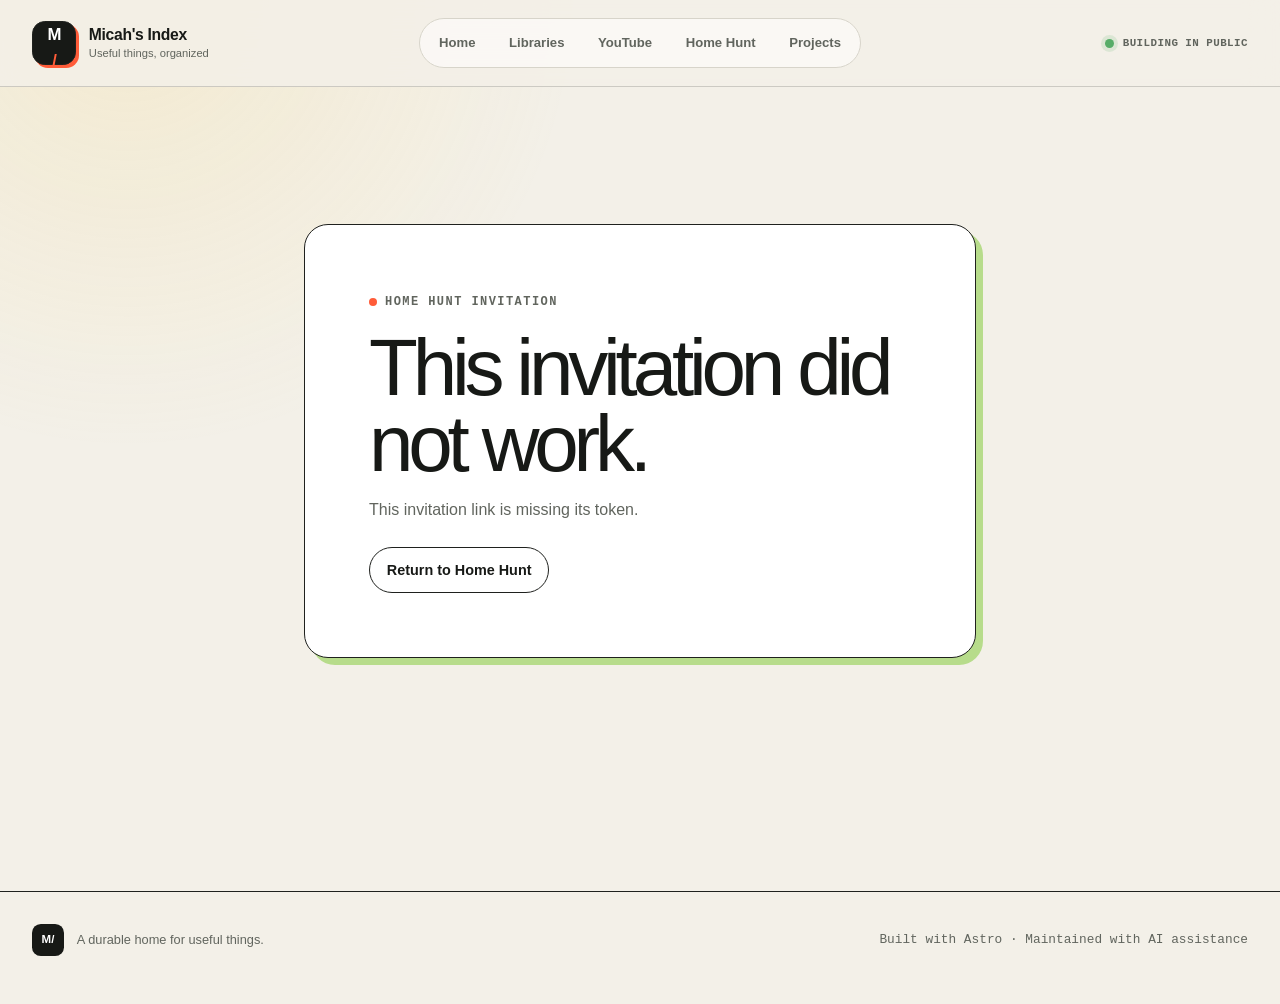
<file: join/index.html>
<!DOCTYPE html><html lang="en"><head><meta charset="UTF-8"><meta name="viewport" content="width=device-width"><meta name="generator" content="Astro v7.3.4"><meta name="description" content="Accept a personal invitation to Micah's Home Hunt."><meta name="theme-color" content="#f3f0e8"><link rel="canonical" href="https://www.micahcs.com/join/"><link rel="icon" type="image/svg+xml" href="/favicon.svg"><meta property="og:type" content="website"><meta property="og:title" content="Join Home Hunt"><meta property="og:description" content="Accept a personal invitation to Micah's Home Hunt."><meta property="og:url" content="https://www.micahcs.com/join/"><meta property="og:image" content="https://www.micahcs.com/social-card.png"><meta name="twitter:card" content="summary_large_image"><title>Join Home Hunt</title><style>.join-shell[data-astro-cid-tpjnvch6]{place-items:center;min-height:calc(100dvh - 12rem);padding-block:4rem;display:grid}.join-shell[data-astro-cid-tpjnvch6] section[data-astro-cid-tpjnvch6]{border:1px solid var(--line-strong);border-radius:var(--radius-lg);background:var(--surface-strong);width:min(100%,42rem);box-shadow:7px 7px 0 var(--green);padding:clamp(1.5rem,5vw,4rem)}.join-shell[data-astro-cid-tpjnvch6] h1[data-astro-cid-tpjnvch6]{letter-spacing:-.065em;max-width:12ch;margin:1rem 0;font-size:clamp(2.5rem,8vw,5rem);line-height:.95}.join-shell[data-astro-cid-tpjnvch6] section[data-astro-cid-tpjnvch6]>p[data-astro-cid-tpjnvch6]:not(.eyebrow){color:var(--ink-soft);margin-bottom:1.5rem}
</style><link rel="stylesheet" href="/_astro/SiteLayout.dWvyaIl-.css"><link rel="stylesheet" href="/_astro/global.CFePhdgF.css"></head><body><header class="site-header" data-site-header data-astro-cid-fzpbxy5g><div class="header-inner page-shell" data-astro-cid-fzpbxy5g><a class="wordmark" href="https://www.micahcs.com/" data-astro-cid-fzpbxy5g><span class="wordmark-mark" aria-hidden="true" data-astro-cid-fzpbxy5g>M<span data-astro-cid-fzpbxy5g>/</span></span><span class="wordmark-copy" data-astro-cid-fzpbxy5g><strong data-astro-cid-fzpbxy5g>Micah's Index</strong><small data-astro-cid-fzpbxy5g>Useful things, organized</small></span></a><nav class="desktop-nav" aria-label="Primary navigation" data-astro-cid-fzpbxy5g><a href="https://www.micahcs.com/" data-astro-cid-fzpbxy5g>Home</a><a href="https://www.micahcs.com/libraries/" data-astro-cid-fzpbxy5g>Libraries</a><a href="https://youtube.micahcs.com/" data-astro-cid-fzpbxy5g>YouTube</a><a href="https://hunt.micahcs.com/rentals/" data-astro-cid-fzpbxy5g>Home Hunt</a><a href="https://www.micahcs.com/#projects" data-astro-cid-fzpbxy5g>Projects</a></nav><div class="header-status" aria-label="Website status" data-astro-cid-fzpbxy5g><span data-astro-cid-fzpbxy5g></span>Building in public</div><button class="menu-toggle" type="button" aria-label="Open navigation" aria-expanded="false" aria-controls="mobile-navigation" data-menu-toggle data-astro-cid-fzpbxy5g><span data-astro-cid-fzpbxy5g></span><span data-astro-cid-fzpbxy5g></span></button></div><div class="mobile-panel" id="mobile-navigation" data-mobile-panel hidden data-astro-cid-fzpbxy5g><nav class="page-shell" aria-label="Mobile navigation" data-astro-cid-fzpbxy5g><a href="https://www.micahcs.com/" data-astro-cid-fzpbxy5g><span data-astro-cid-fzpbxy5g>01</span>Home</a><a href="https://www.micahcs.com/libraries/" data-astro-cid-fzpbxy5g><span data-astro-cid-fzpbxy5g>02</span>Libraries</a><a href="https://youtube.micahcs.com/" data-astro-cid-fzpbxy5g><span data-astro-cid-fzpbxy5g>03</span>YouTube</a><a href="https://hunt.micahcs.com/rentals/" data-astro-cid-fzpbxy5g><span data-astro-cid-fzpbxy5g>04</span>Home Hunt</a><a href="https://www.micahcs.com/#projects" data-astro-cid-fzpbxy5g><span data-astro-cid-fzpbxy5g>05</span>Projects</a></nav></div></header><script type="module">var e=document.querySelector(`[data-site-header]`),t=e?.querySelector(`[data-menu-toggle]`),n=e?.querySelector(`[data-mobile-panel]`);function r(e){t&&n&&(t.setAttribute(`aria-expanded`,String(e)),t.setAttribute(`aria-label`,e?`Close navigation`:`Open navigation`),n.hidden=!e,document.body.classList.toggle(`menu-open`,e))}t?.addEventListener(`click`,()=>{r(t.getAttribute(`aria-expanded`)!==`true`)}),n?.querySelectorAll(`a`).forEach(e=>e.addEventListener(`click`,()=>r(!1))),window.addEventListener(`keydown`,e=>{e.key===`Escape`&&r(!1)});</script><main><main class="join-shell page-shell" data-astro-cid-tpjnvch6><section data-astro-cid-tpjnvch6><p class="eyebrow" data-astro-cid-tpjnvch6>Home Hunt invitation</p><h1 data-join-heading data-astro-cid-tpjnvch6>Joining your shared house search…</h1><p data-join-status role="status" aria-live="polite" data-astro-cid-tpjnvch6>Checking this invitation securely.</p><a class="button-secondary" href="/rentals/" hidden data-join-return data-astro-cid-tpjnvch6>Return to Home Hunt</a></section></main></main><footer class="site-footer" data-astro-cid-nns7i3if><div class="page-shell footer-inner" data-astro-cid-nns7i3if><div data-astro-cid-nns7i3if><span class="footer-mark" data-astro-cid-nns7i3if>M/</span><p data-astro-cid-nns7i3if>A durable home for useful things.</p></div><p class="footer-meta" data-astro-cid-nns7i3if>Built with Astro · Maintained with AI assistance</p></div></footer></body></html><script type="module">var e=document.querySelector(`[data-join-status]`),t=document.querySelector(`[data-join-heading]`),n=document.querySelector(`[data-join-return]`),r=new URLSearchParams(location.search).get(`token`);async function i(){if(!r)throw Error(`This invitation link is missing its token.`);let n=await fetch(`/api/invitations/accept`,{method:`POST`,credentials:`same-origin`,headers:{"content-type":`application/json`},body:JSON.stringify({token:r})}),i=await n.json().catch(()=>({}));if(!n.ok)throw Error(i.error||`This invitation could not be accepted.`);t&&(t.textContent=`Welcome, ${i.user?.name||`friend`}.`),e&&(e.textContent=`You can now submit listings, rate homes, and join the conversation.`),history.replaceState({},``,`/join/`),window.setTimeout(()=>location.assign(`/rentals/`),900)}i().catch(r=>{t&&(t.textContent=`This invitation did not work.`),e&&(e.textContent=r instanceof Error?r.message:`Ask Micah for a fresh invitation link.`),n&&(n.hidden=!1)});</script>
</file>
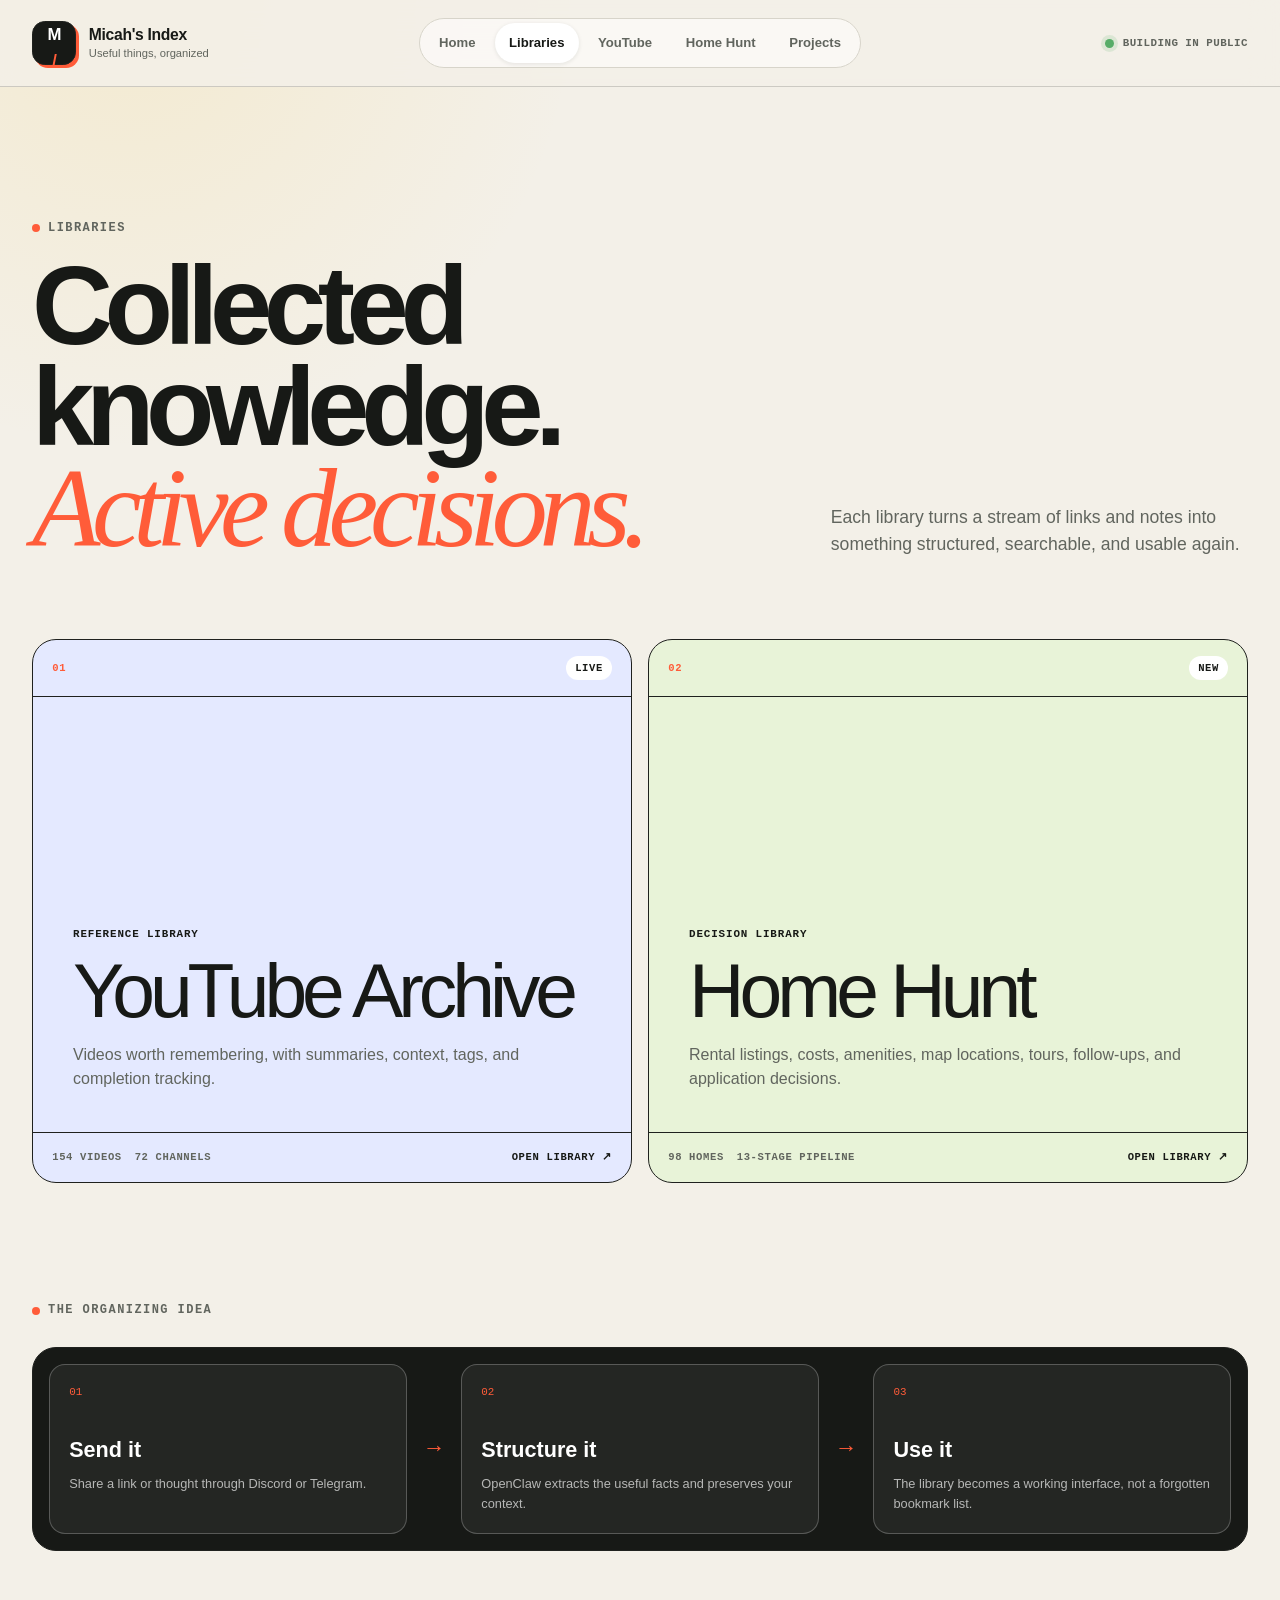
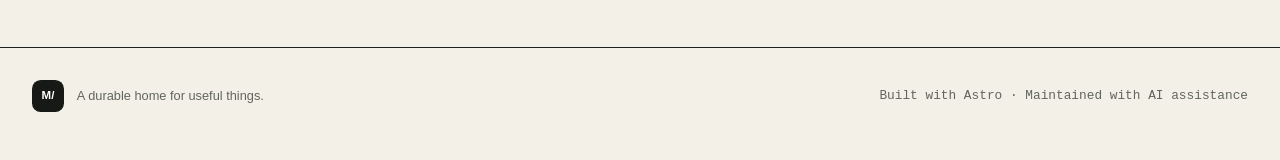
<file: libraries/index.html>
<!DOCTYPE html><html lang="en"><head><meta charset="UTF-8"><meta name="viewport" content="width=device-width"><meta name="generator" content="Astro v7.3.4"><meta name="description" content="Micah's organized libraries for collected references and active decisions."><meta name="theme-color" content="#f3f0e8"><link rel="canonical" href="https://www.micahcs.com/libraries/"><link rel="icon" type="image/svg+xml" href="/favicon.svg"><meta property="og:type" content="website"><meta property="og:title" content="Libraries — Micah's Index"><meta property="og:description" content="Micah's organized libraries for collected references and active decisions."><meta property="og:url" content="https://www.micahcs.com/libraries/"><meta property="og:image" content="https://www.micahcs.com/social-card.png"><meta name="twitter:card" content="summary_large_image"><title>Libraries — Micah&#39;s Index</title><link rel="stylesheet" href="/_astro/SiteLayout.dWvyaIl-.css"><link rel="stylesheet" href="/_astro/global.CFePhdgF.css"><link rel="stylesheet" href="/_astro/index.C1gzTn4J.css"></head><body><header class="site-header" data-site-header data-astro-cid-fzpbxy5g><div class="header-inner page-shell" data-astro-cid-fzpbxy5g><a class="wordmark" href="https://www.micahcs.com/" data-astro-cid-fzpbxy5g><span class="wordmark-mark" aria-hidden="true" data-astro-cid-fzpbxy5g>M<span data-astro-cid-fzpbxy5g>/</span></span><span class="wordmark-copy" data-astro-cid-fzpbxy5g><strong data-astro-cid-fzpbxy5g>Micah's Index</strong><small data-astro-cid-fzpbxy5g>Useful things, organized</small></span></a><nav class="desktop-nav" aria-label="Primary navigation" data-astro-cid-fzpbxy5g><a href="https://www.micahcs.com/" data-astro-cid-fzpbxy5g>Home</a><a href="https://www.micahcs.com/libraries/" aria-current="page" data-astro-cid-fzpbxy5g>Libraries</a><a href="https://youtube.micahcs.com/" data-astro-cid-fzpbxy5g>YouTube</a><a href="https://hunt.micahcs.com/rentals/" data-astro-cid-fzpbxy5g>Home Hunt</a><a href="https://www.micahcs.com/#projects" data-astro-cid-fzpbxy5g>Projects</a></nav><div class="header-status" aria-label="Website status" data-astro-cid-fzpbxy5g><span data-astro-cid-fzpbxy5g></span>Building in public</div><button class="menu-toggle" type="button" aria-label="Open navigation" aria-expanded="false" aria-controls="mobile-navigation" data-menu-toggle data-astro-cid-fzpbxy5g><span data-astro-cid-fzpbxy5g></span><span data-astro-cid-fzpbxy5g></span></button></div><div class="mobile-panel" id="mobile-navigation" data-mobile-panel hidden data-astro-cid-fzpbxy5g><nav class="page-shell" aria-label="Mobile navigation" data-astro-cid-fzpbxy5g><a href="https://www.micahcs.com/" data-astro-cid-fzpbxy5g><span data-astro-cid-fzpbxy5g>01</span>Home</a><a href="https://www.micahcs.com/libraries/" aria-current="page" data-astro-cid-fzpbxy5g><span data-astro-cid-fzpbxy5g>02</span>Libraries</a><a href="https://youtube.micahcs.com/" data-astro-cid-fzpbxy5g><span data-astro-cid-fzpbxy5g>03</span>YouTube</a><a href="https://hunt.micahcs.com/rentals/" data-astro-cid-fzpbxy5g><span data-astro-cid-fzpbxy5g>04</span>Home Hunt</a><a href="https://www.micahcs.com/#projects" data-astro-cid-fzpbxy5g><span data-astro-cid-fzpbxy5g>05</span>Projects</a></nav></div></header><script type="module">var e=document.querySelector(`[data-site-header]`),t=e?.querySelector(`[data-menu-toggle]`),n=e?.querySelector(`[data-mobile-panel]`);function r(e){t&&n&&(t.setAttribute(`aria-expanded`,String(e)),t.setAttribute(`aria-label`,e?`Close navigation`:`Open navigation`),n.hidden=!e,document.body.classList.toggle(`menu-open`,e))}t?.addEventListener(`click`,()=>{r(t.getAttribute(`aria-expanded`)!==`true`)}),n?.querySelectorAll(`a`).forEach(e=>e.addEventListener(`click`,()=>r(!1))),window.addEventListener(`keydown`,e=>{e.key===`Escape`&&r(!1)});</script><main><section class="libraries-hero page-shell" data-astro-cid-s4q4yabd><p class="eyebrow" data-astro-cid-s4q4yabd>Libraries</p><div data-astro-cid-s4q4yabd><h1 data-astro-cid-s4q4yabd>Collected knowledge.<br data-astro-cid-s4q4yabd><em data-astro-cid-s4q4yabd>Active decisions.</em></h1><p data-astro-cid-s4q4yabd>Each library turns a stream of links and notes into something structured, searchable, and usable again.</p></div></section><section class="library-grid page-shell" aria-label="Available libraries" data-astro-cid-s4q4yabd><a class="library-card blue" href="https://youtube.micahcs.com/" data-astro-cid-s4q4yabd><div class="card-top" data-astro-cid-s4q4yabd><span data-astro-cid-s4q4yabd>01</span><b data-astro-cid-s4q4yabd>Live</b></div><div class="card-copy" data-astro-cid-s4q4yabd><p data-astro-cid-s4q4yabd>Reference library</p><h2 data-astro-cid-s4q4yabd>YouTube Archive</h2><p data-astro-cid-s4q4yabd>Videos worth remembering, with summaries, context, tags, and completion tracking.</p></div><div class="card-bottom" data-astro-cid-s4q4yabd><div data-astro-cid-s4q4yabd><span data-astro-cid-s4q4yabd>154 videos</span><span data-astro-cid-s4q4yabd>72 channels</span></div><strong data-astro-cid-s4q4yabd>Open library ↗</strong></div></a><a class="library-card green" href="https://hunt.micahcs.com/rentals/" data-astro-cid-s4q4yabd><div class="card-top" data-astro-cid-s4q4yabd><span data-astro-cid-s4q4yabd>02</span><b data-astro-cid-s4q4yabd>New</b></div><div class="card-copy" data-astro-cid-s4q4yabd><p data-astro-cid-s4q4yabd>Decision library</p><h2 data-astro-cid-s4q4yabd>Home Hunt</h2><p data-astro-cid-s4q4yabd>Rental listings, costs, amenities, map locations, tours, follow-ups, and application decisions.</p></div><div class="card-bottom" data-astro-cid-s4q4yabd><div data-astro-cid-s4q4yabd><span data-astro-cid-s4q4yabd>98 homes</span><span data-astro-cid-s4q4yabd>13-stage pipeline</span></div><strong data-astro-cid-s4q4yabd>Open library ↗</strong></div></a></section><section class="library-principle page-shell" data-astro-cid-s4q4yabd><p class="eyebrow" data-astro-cid-s4q4yabd>The organizing idea</p><div class="principle-flow" data-astro-cid-s4q4yabd><div data-astro-cid-s4q4yabd><span data-astro-cid-s4q4yabd>01</span><b data-astro-cid-s4q4yabd>Send it</b><p data-astro-cid-s4q4yabd>Share a link or thought through Discord or Telegram.</p></div><i data-astro-cid-s4q4yabd>→</i><div data-astro-cid-s4q4yabd><span data-astro-cid-s4q4yabd>02</span><b data-astro-cid-s4q4yabd>Structure it</b><p data-astro-cid-s4q4yabd>OpenClaw extracts the useful facts and preserves your context.</p></div><i data-astro-cid-s4q4yabd>→</i><div data-astro-cid-s4q4yabd><span data-astro-cid-s4q4yabd>03</span><b data-astro-cid-s4q4yabd>Use it</b><p data-astro-cid-s4q4yabd>The library becomes a working interface, not a forgotten bookmark list.</p></div></div></section></main><footer class="site-footer" data-astro-cid-nns7i3if><div class="page-shell footer-inner" data-astro-cid-nns7i3if><div data-astro-cid-nns7i3if><span class="footer-mark" data-astro-cid-nns7i3if>M/</span><p data-astro-cid-nns7i3if>A durable home for useful things.</p></div><p class="footer-meta" data-astro-cid-nns7i3if>Built with Astro · Maintained with AI assistance</p></div></footer></body></html>
</file>
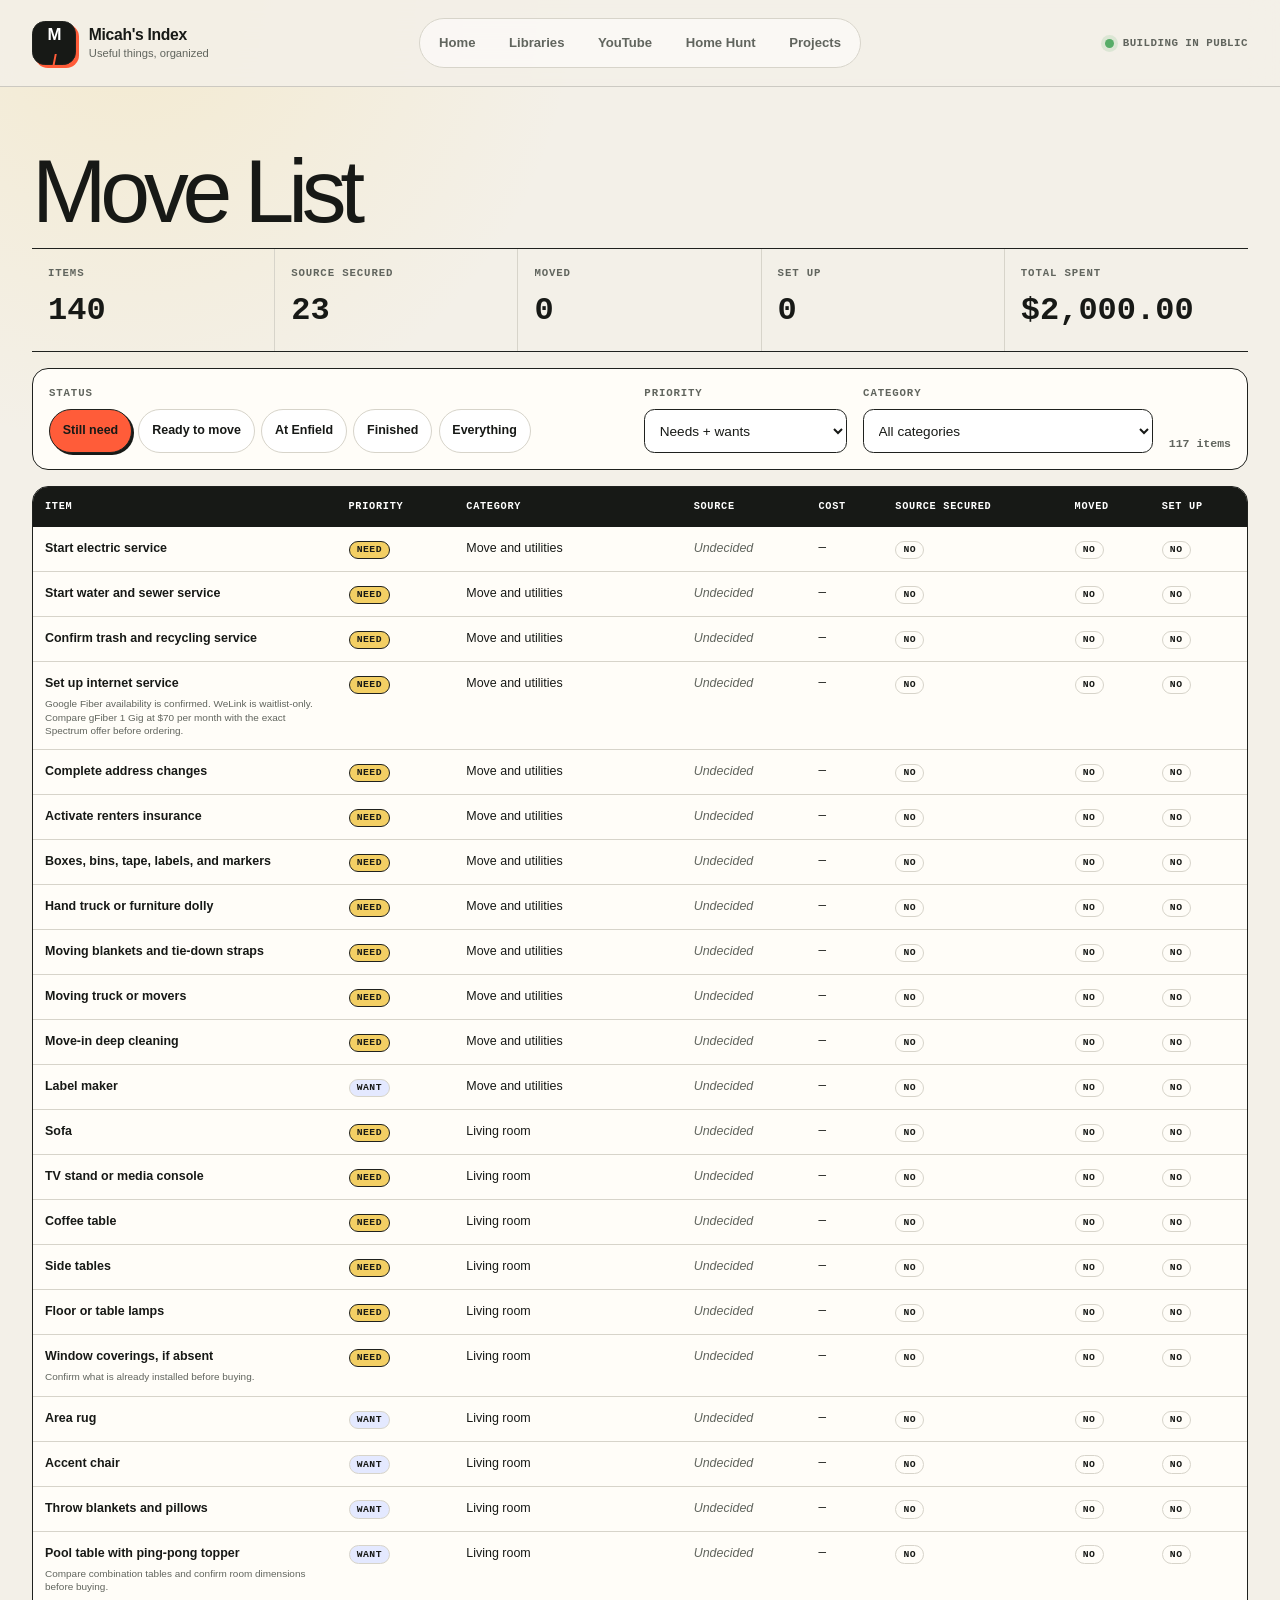
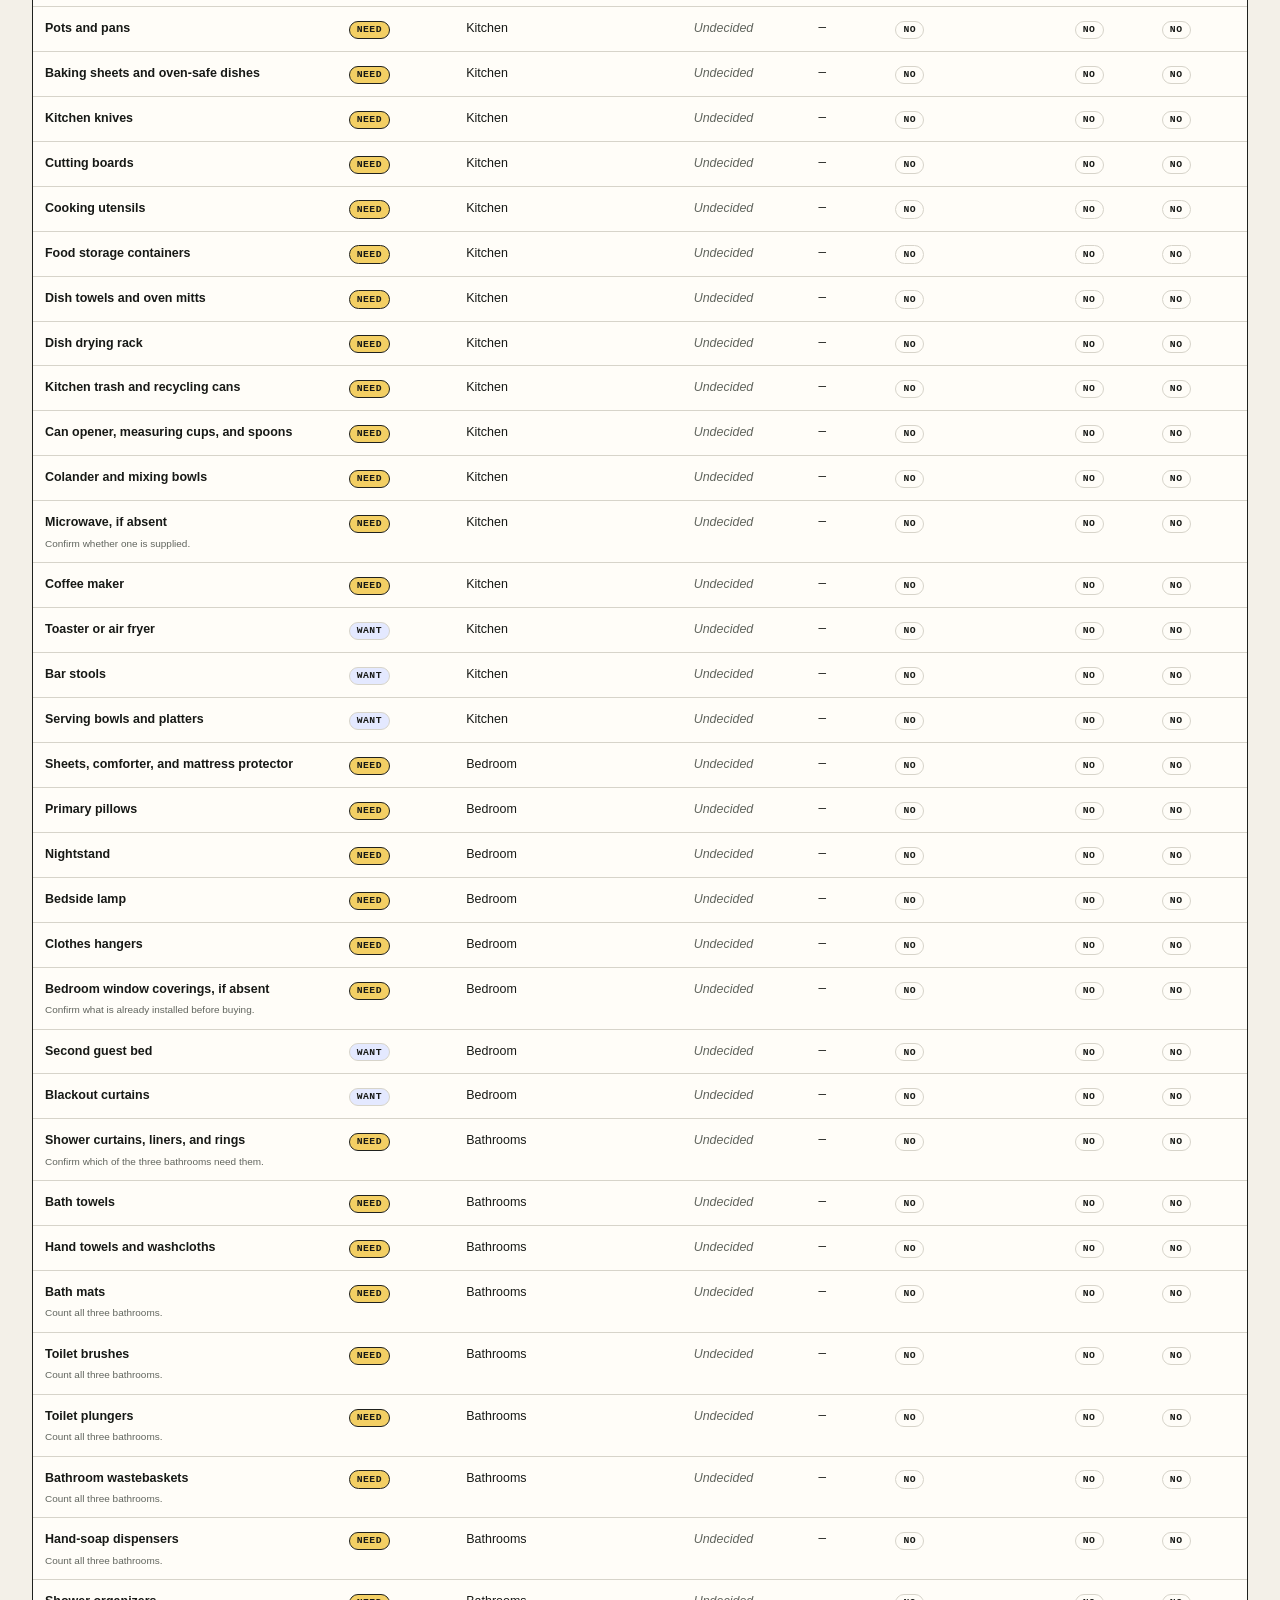
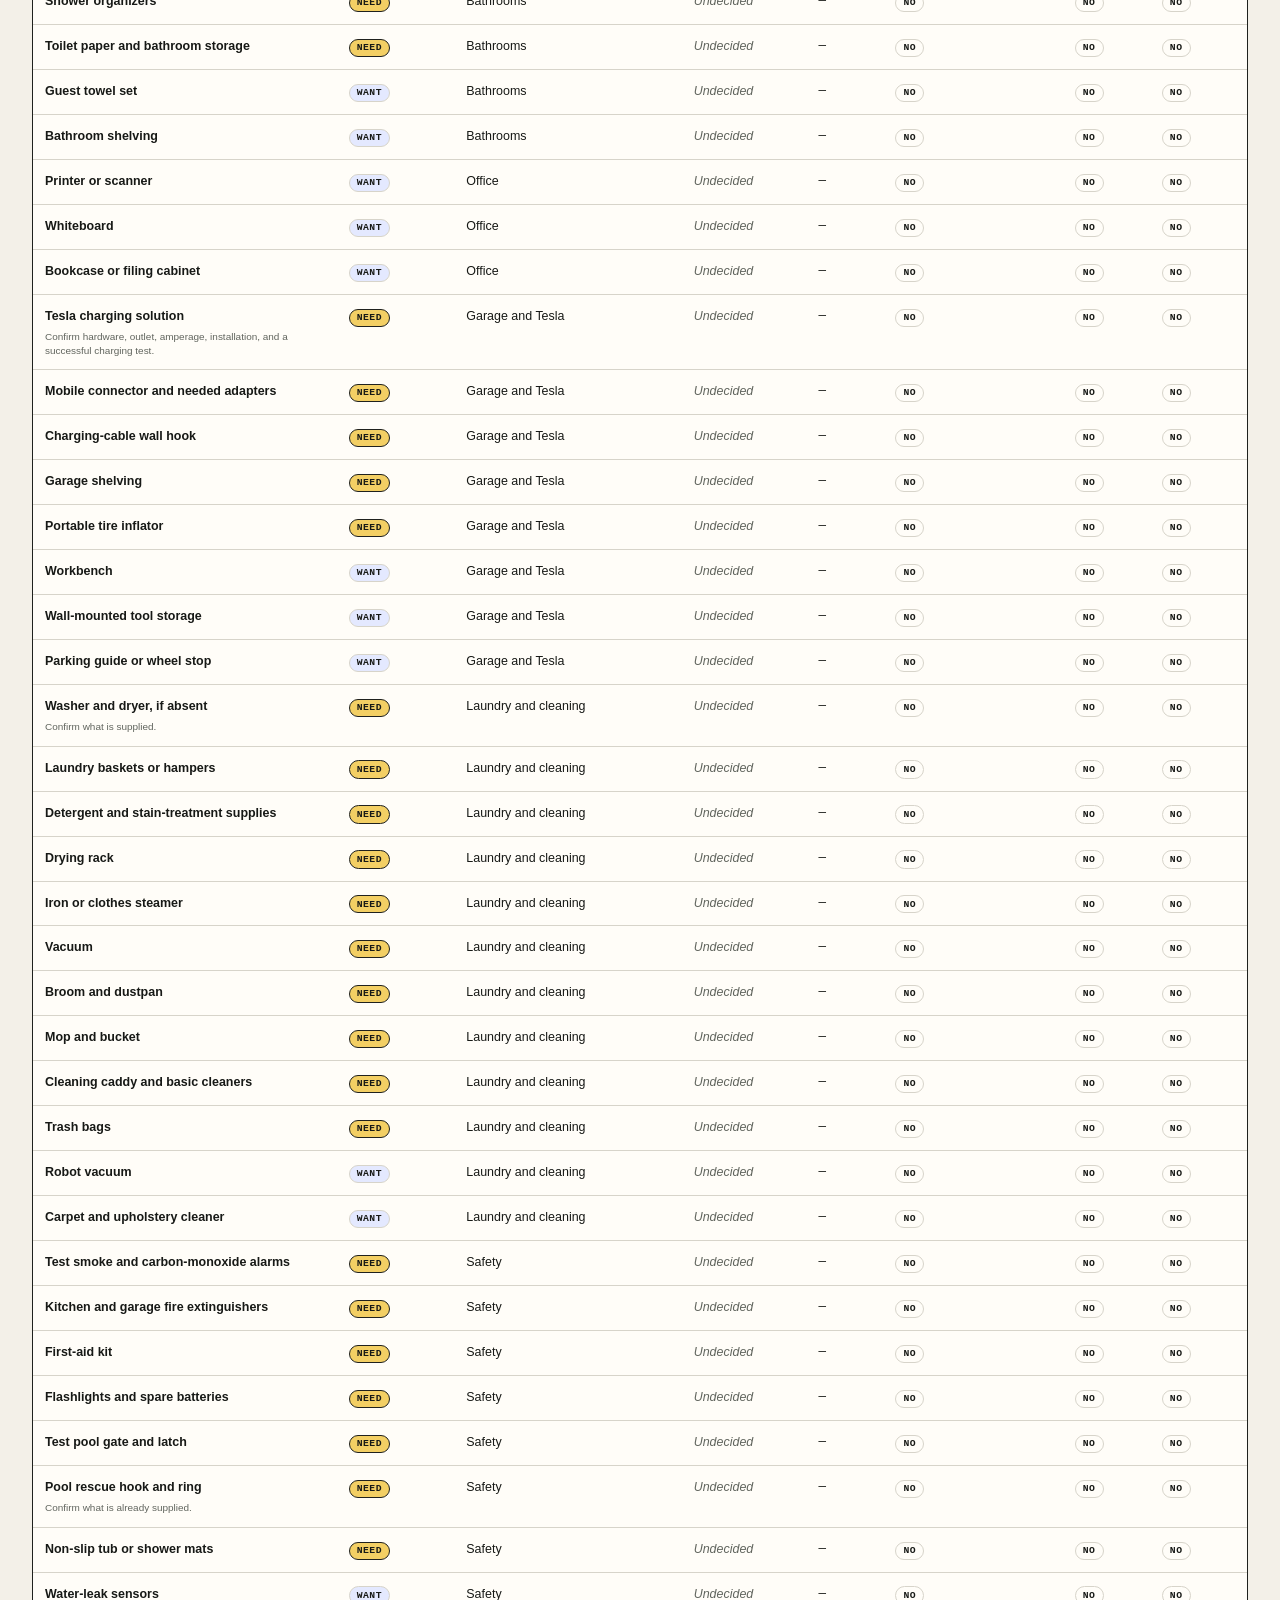
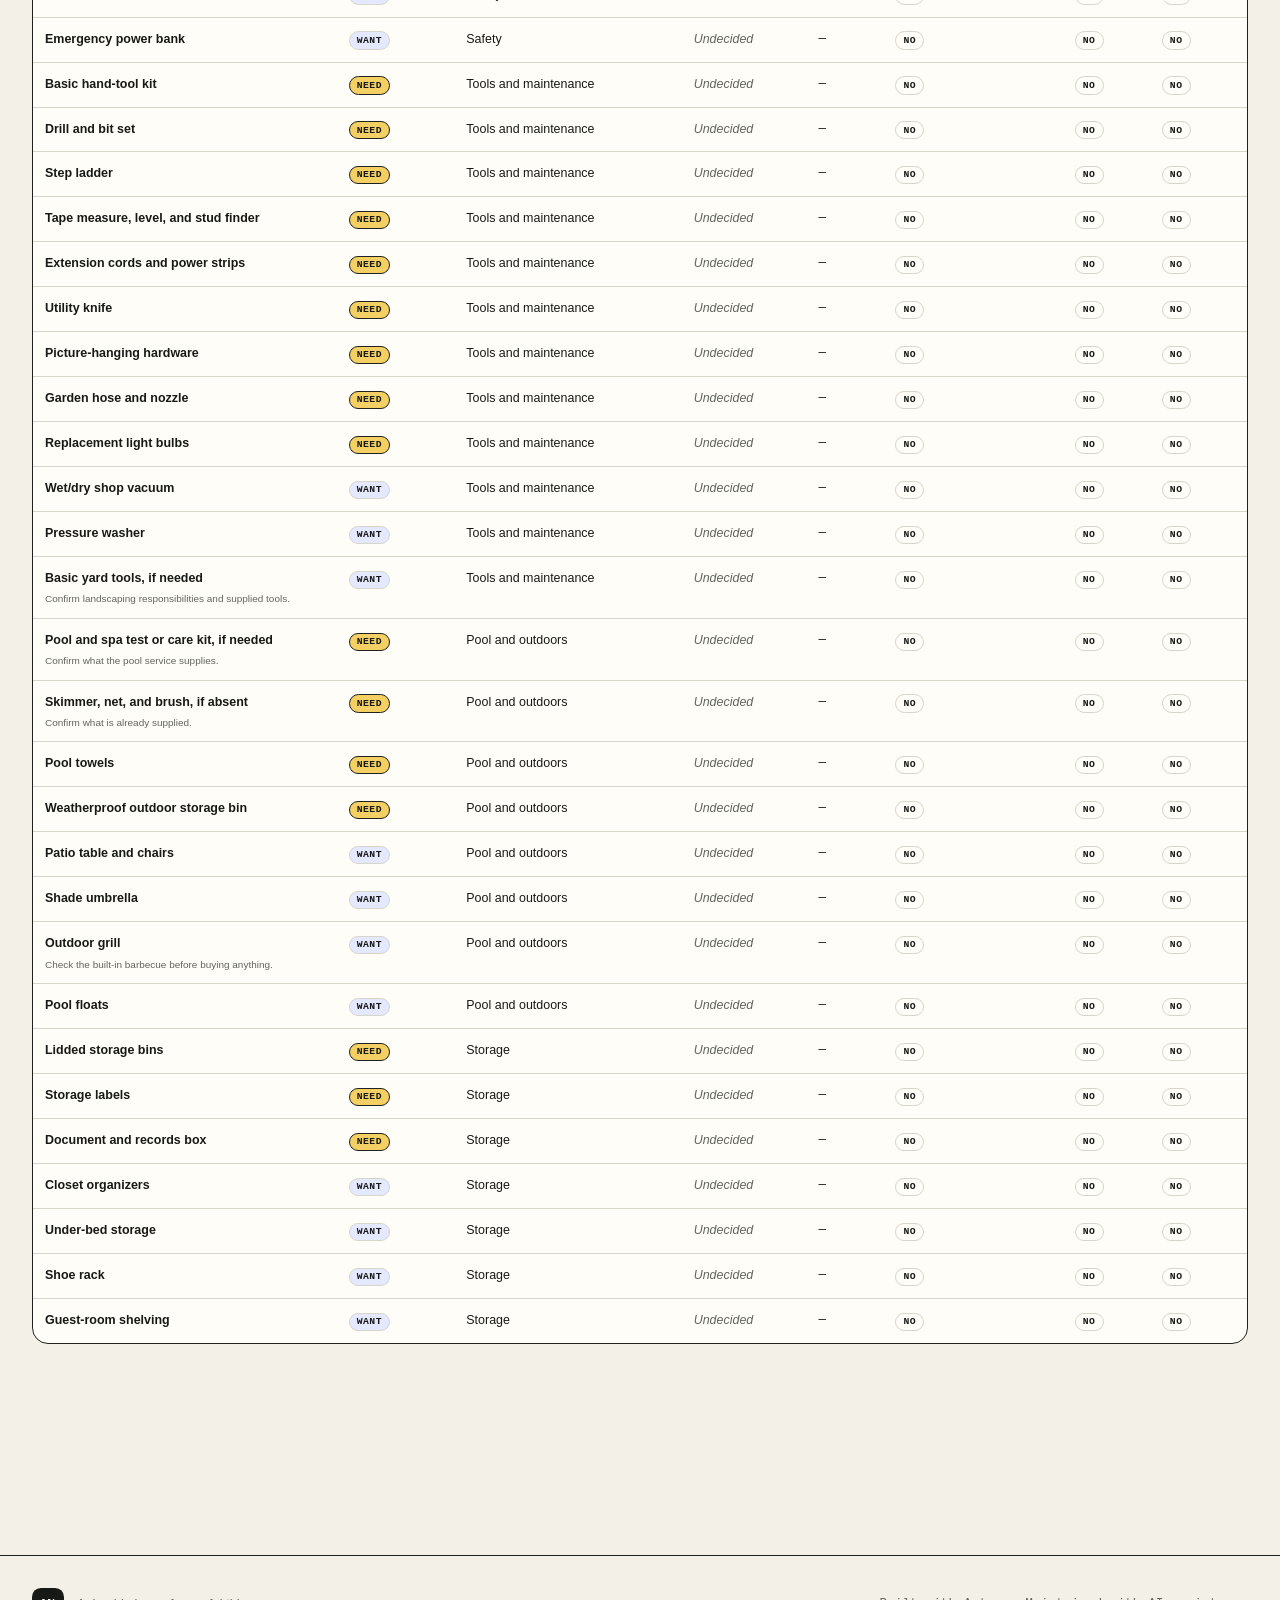
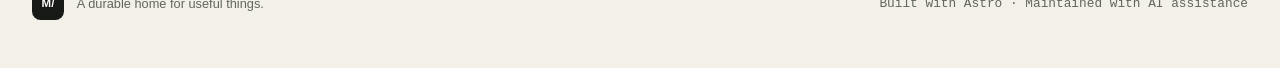
<file: move/index.html>
<!DOCTYPE html><html lang="en"><head><meta charset="UTF-8"><meta name="viewport" content="width=device-width"><meta name="generator" content="Astro v7.3.4"><meta name="description" content="Micah's move list for household items, setup tasks, progress, and spending."><meta name="robots" content="noindex, nofollow, noarchive"><meta name="theme-color" content="#f3f0e8"><link rel="canonical" href="https://www.micahcs.com/move/"><link rel="icon" type="image/svg+xml" href="/favicon.svg"><meta property="og:type" content="website"><meta property="og:title" content="Move List — Micah's Index"><meta property="og:description" content="Micah's move list for household items, setup tasks, progress, and spending."><meta property="og:url" content="https://www.micahcs.com/move/"><meta property="og:image" content="https://www.micahcs.com/social-card.png"><meta name="twitter:card" content="summary_large_image"><title>Move List — Micah&#39;s Index</title><link rel="stylesheet" href="/_astro/index.Cdgp9k4E.css"><link rel="stylesheet" href="/_astro/SiteLayout.dWvyaIl-.css"><link rel="stylesheet" href="/_astro/global.CFePhdgF.css"></head><body><header class="site-header" data-site-header data-astro-cid-fzpbxy5g><div class="header-inner page-shell" data-astro-cid-fzpbxy5g><a class="wordmark" href="https://www.micahcs.com/" data-astro-cid-fzpbxy5g><span class="wordmark-mark" aria-hidden="true" data-astro-cid-fzpbxy5g>M<span data-astro-cid-fzpbxy5g>/</span></span><span class="wordmark-copy" data-astro-cid-fzpbxy5g><strong data-astro-cid-fzpbxy5g>Micah's Index</strong><small data-astro-cid-fzpbxy5g>Useful things, organized</small></span></a><nav class="desktop-nav" aria-label="Primary navigation" data-astro-cid-fzpbxy5g><a href="https://www.micahcs.com/" data-astro-cid-fzpbxy5g>Home</a><a href="https://www.micahcs.com/libraries/" data-astro-cid-fzpbxy5g>Libraries</a><a href="https://youtube.micahcs.com/" data-astro-cid-fzpbxy5g>YouTube</a><a href="https://hunt.micahcs.com/rentals/" data-astro-cid-fzpbxy5g>Home Hunt</a><a href="https://www.micahcs.com/#projects" data-astro-cid-fzpbxy5g>Projects</a></nav><div class="header-status" aria-label="Website status" data-astro-cid-fzpbxy5g><span data-astro-cid-fzpbxy5g></span>Building in public</div><button class="menu-toggle" type="button" aria-label="Open navigation" aria-expanded="false" aria-controls="mobile-navigation" data-menu-toggle data-astro-cid-fzpbxy5g><span data-astro-cid-fzpbxy5g></span><span data-astro-cid-fzpbxy5g></span></button></div><div class="mobile-panel" id="mobile-navigation" data-mobile-panel hidden data-astro-cid-fzpbxy5g><nav class="page-shell" aria-label="Mobile navigation" data-astro-cid-fzpbxy5g><a href="https://www.micahcs.com/" data-astro-cid-fzpbxy5g><span data-astro-cid-fzpbxy5g>01</span>Home</a><a href="https://www.micahcs.com/libraries/" data-astro-cid-fzpbxy5g><span data-astro-cid-fzpbxy5g>02</span>Libraries</a><a href="https://youtube.micahcs.com/" data-astro-cid-fzpbxy5g><span data-astro-cid-fzpbxy5g>03</span>YouTube</a><a href="https://hunt.micahcs.com/rentals/" data-astro-cid-fzpbxy5g><span data-astro-cid-fzpbxy5g>04</span>Home Hunt</a><a href="https://www.micahcs.com/#projects" data-astro-cid-fzpbxy5g><span data-astro-cid-fzpbxy5g>05</span>Projects</a></nav></div></header><script type="module">var e=document.querySelector(`[data-site-header]`),t=e?.querySelector(`[data-menu-toggle]`),n=e?.querySelector(`[data-mobile-panel]`);function r(e){t&&n&&(t.setAttribute(`aria-expanded`,String(e)),t.setAttribute(`aria-label`,e?`Close navigation`:`Open navigation`),n.hidden=!e,document.body.classList.toggle(`menu-open`,e))}t?.addEventListener(`click`,()=>{r(t.getAttribute(`aria-expanded`)!==`true`)}),n?.querySelectorAll(`a`).forEach(e=>e.addEventListener(`click`,()=>r(!1))),window.addEventListener(`keydown`,e=>{e.key===`Escape`&&r(!1)});</script><main><section class="move-page page-shell" data-astro-cid-wgktm6vv><header class="move-heading" data-astro-cid-wgktm6vv><h1 data-astro-cid-wgktm6vv>Move List</h1></header><dl class="move-summary" aria-label="Move progress" data-astro-cid-wgktm6vv><div data-astro-cid-wgktm6vv><dt data-astro-cid-wgktm6vv>Items</dt><dd data-astro-cid-wgktm6vv>140</dd></div><div data-astro-cid-wgktm6vv><dt data-astro-cid-wgktm6vv>Source secured</dt><dd data-astro-cid-wgktm6vv>23</dd></div><div data-astro-cid-wgktm6vv><dt data-astro-cid-wgktm6vv>Moved</dt><dd data-astro-cid-wgktm6vv>0</dd></div><div data-astro-cid-wgktm6vv><dt data-astro-cid-wgktm6vv>Set up</dt><dd data-astro-cid-wgktm6vv>0</dd></div><div data-astro-cid-wgktm6vv><dt data-astro-cid-wgktm6vv>Total spent</dt><dd data-astro-cid-wgktm6vv>$2,000.00</dd></div></dl><section class="move-filters" data-move-filters hidden aria-label="Filter move list" data-astro-cid-wgktm6vv><fieldset data-astro-cid-wgktm6vv><legend data-astro-cid-wgktm6vv>Status</legend><div class="status-filters" data-astro-cid-wgktm6vv><button type="button" data-status-filter="still-needed" aria-pressed="true" data-astro-cid-wgktm6vv>Still need</button><button type="button" data-status-filter="ready-to-move" aria-pressed="false" data-astro-cid-wgktm6vv>Ready to move</button><button type="button" data-status-filter="at-enfield" aria-pressed="false" data-astro-cid-wgktm6vv>At Enfield</button><button type="button" data-status-filter="finished" aria-pressed="false" data-astro-cid-wgktm6vv>Finished</button><button type="button" data-status-filter="everything" aria-pressed="false" data-astro-cid-wgktm6vv>Everything</button></div></fieldset><label data-astro-cid-wgktm6vv><span data-astro-cid-wgktm6vv>Priority</span><select data-priority-filter data-astro-cid-wgktm6vv><option value="all" data-astro-cid-wgktm6vv>Needs + wants</option><option value="need" data-astro-cid-wgktm6vv>Needs</option><option value="want" data-astro-cid-wgktm6vv>Wants</option></select></label><label data-astro-cid-wgktm6vv><span data-astro-cid-wgktm6vv>Category</span><select data-category-filter data-astro-cid-wgktm6vv><option value="all" data-astro-cid-wgktm6vv>All categories</option><option value="Move and utilities" data-astro-cid-wgktm6vv>Move and utilities</option><option value="Living room" data-astro-cid-wgktm6vv>Living room</option><option value="Kitchen" data-astro-cid-wgktm6vv>Kitchen</option><option value="Bedroom" data-astro-cid-wgktm6vv>Bedroom</option><option value="Bathrooms" data-astro-cid-wgktm6vv>Bathrooms</option><option value="Office" data-astro-cid-wgktm6vv>Office</option><option value="Garage and Tesla" data-astro-cid-wgktm6vv>Garage and Tesla</option><option value="Laundry and cleaning" data-astro-cid-wgktm6vv>Laundry and cleaning</option><option value="Safety" data-astro-cid-wgktm6vv>Safety</option><option value="Tools and maintenance" data-astro-cid-wgktm6vv>Tools and maintenance</option><option value="Pool and outdoors" data-astro-cid-wgktm6vv>Pool and outdoors</option><option value="Storage" data-astro-cid-wgktm6vv>Storage</option></select></label><p class="result-count" data-result-count aria-live="polite" data-astro-cid-wgktm6vv>140 items</p></section><div class="move-table-wrap" data-astro-cid-wgktm6vv><table data-astro-cid-wgktm6vv><caption class="sr-only" data-astro-cid-wgktm6vv>Move items and their progress</caption><thead data-astro-cid-wgktm6vv><tr data-astro-cid-wgktm6vv><th scope="col" data-astro-cid-wgktm6vv>Item</th><th scope="col" data-astro-cid-wgktm6vv>Priority</th><th scope="col" data-astro-cid-wgktm6vv>Category</th><th scope="col" data-astro-cid-wgktm6vv>Source</th><th scope="col" data-astro-cid-wgktm6vv>Cost</th><th scope="col" data-astro-cid-wgktm6vv>Source secured</th><th scope="col" data-astro-cid-wgktm6vv>Moved</th><th scope="col" data-astro-cid-wgktm6vv>Set up</th></tr></thead><tbody data-astro-cid-wgktm6vv><tr data-move-row data-item-id="move-electric-service" data-priority="need" data-category="Move and utilities" data-secured="false" data-enfield="false" data-complete="false" data-astro-cid-wgktm6vv><td class="item-cell" data-astro-cid-wgktm6vv><strong data-astro-cid-wgktm6vv>Start electric service</strong></td><td data-astro-cid-wgktm6vv><span class="priority need" data-astro-cid-wgktm6vv>need</span></td><td data-astro-cid-wgktm6vv>Move and utilities</td><td class="undecided" data-astro-cid-wgktm6vv>Undecided</td><td class="cost" data-astro-cid-wgktm6vv>—</td><td data-astro-cid-wgktm6vv><span class="progress-state" data-astro-cid-wgktm6vv>No</span></td><td data-astro-cid-wgktm6vv><span class="progress-state" data-astro-cid-wgktm6vv>No</span></td><td data-astro-cid-wgktm6vv><span class="progress-state" data-astro-cid-wgktm6vv>No</span></td></tr><tr data-move-row data-item-id="move-water-service" data-priority="need" data-category="Move and utilities" data-secured="false" data-enfield="false" data-complete="false" data-astro-cid-wgktm6vv><td class="item-cell" data-astro-cid-wgktm6vv><strong data-astro-cid-wgktm6vv>Start water and sewer service</strong></td><td data-astro-cid-wgktm6vv><span class="priority need" data-astro-cid-wgktm6vv>need</span></td><td data-astro-cid-wgktm6vv>Move and utilities</td><td class="undecided" data-astro-cid-wgktm6vv>Undecided</td><td class="cost" data-astro-cid-wgktm6vv>—</td><td data-astro-cid-wgktm6vv><span class="progress-state" data-astro-cid-wgktm6vv>No</span></td><td data-astro-cid-wgktm6vv><span class="progress-state" data-astro-cid-wgktm6vv>No</span></td><td data-astro-cid-wgktm6vv><span class="progress-state" data-astro-cid-wgktm6vv>No</span></td></tr><tr data-move-row data-item-id="move-trash-service" data-priority="need" data-category="Move and utilities" data-secured="false" data-enfield="false" data-complete="false" data-astro-cid-wgktm6vv><td class="item-cell" data-astro-cid-wgktm6vv><strong data-astro-cid-wgktm6vv>Confirm trash and recycling service</strong></td><td data-astro-cid-wgktm6vv><span class="priority need" data-astro-cid-wgktm6vv>need</span></td><td data-astro-cid-wgktm6vv>Move and utilities</td><td class="undecided" data-astro-cid-wgktm6vv>Undecided</td><td class="cost" data-astro-cid-wgktm6vv>—</td><td data-astro-cid-wgktm6vv><span class="progress-state" data-astro-cid-wgktm6vv>No</span></td><td data-astro-cid-wgktm6vv><span class="progress-state" data-astro-cid-wgktm6vv>No</span></td><td data-astro-cid-wgktm6vv><span class="progress-state" data-astro-cid-wgktm6vv>No</span></td></tr><tr data-move-row data-item-id="move-internet-service" data-priority="need" data-category="Move and utilities" data-secured="false" data-enfield="false" data-complete="false" data-astro-cid-wgktm6vv><td class="item-cell" data-astro-cid-wgktm6vv><strong data-astro-cid-wgktm6vv>Set up internet service</strong><small data-astro-cid-wgktm6vv>Google Fiber availability is confirmed. WeLink is waitlist-only. Compare gFiber 1 Gig at $70 per month with the exact Spectrum offer before ordering.</small></td><td data-astro-cid-wgktm6vv><span class="priority need" data-astro-cid-wgktm6vv>need</span></td><td data-astro-cid-wgktm6vv>Move and utilities</td><td class="undecided" data-astro-cid-wgktm6vv>Undecided</td><td class="cost" data-astro-cid-wgktm6vv>—</td><td data-astro-cid-wgktm6vv><span class="progress-state" data-astro-cid-wgktm6vv>No</span></td><td data-astro-cid-wgktm6vv><span class="progress-state" data-astro-cid-wgktm6vv>No</span></td><td data-astro-cid-wgktm6vv><span class="progress-state" data-astro-cid-wgktm6vv>No</span></td></tr><tr data-move-row data-item-id="move-wifi-router" data-priority="need" data-category="Move and utilities" data-secured="true" data-enfield="false" data-complete="false" data-astro-cid-wgktm6vv><td class="item-cell" data-astro-cid-wgktm6vv><strong data-astro-cid-wgktm6vv>Eero Wi-Fi routers (2)</strong><small data-astro-cid-wgktm6vv>Move two existing routers.</small></td><td data-astro-cid-wgktm6vv><span class="priority need" data-astro-cid-wgktm6vv>need</span></td><td data-astro-cid-wgktm6vv>Move and utilities</td><td data-astro-cid-wgktm6vv>Have</td><td class="cost" data-astro-cid-wgktm6vv>—</td><td data-astro-cid-wgktm6vv><span class="progress-state yes" data-astro-cid-wgktm6vv>Yes</span></td><td data-astro-cid-wgktm6vv><span class="progress-state" data-astro-cid-wgktm6vv>No</span></td><td data-astro-cid-wgktm6vv><span class="progress-state" data-astro-cid-wgktm6vv>No</span></td></tr><tr data-move-row data-item-id="move-address-change" data-priority="need" data-category="Move and utilities" data-secured="false" data-enfield="false" data-complete="false" data-astro-cid-wgktm6vv><td class="item-cell" data-astro-cid-wgktm6vv><strong data-astro-cid-wgktm6vv>Complete address changes</strong></td><td data-astro-cid-wgktm6vv><span class="priority need" data-astro-cid-wgktm6vv>need</span></td><td data-astro-cid-wgktm6vv>Move and utilities</td><td class="undecided" data-astro-cid-wgktm6vv>Undecided</td><td class="cost" data-astro-cid-wgktm6vv>—</td><td data-astro-cid-wgktm6vv><span class="progress-state" data-astro-cid-wgktm6vv>No</span></td><td data-astro-cid-wgktm6vv><span class="progress-state" data-astro-cid-wgktm6vv>No</span></td><td data-astro-cid-wgktm6vv><span class="progress-state" data-astro-cid-wgktm6vv>No</span></td></tr><tr data-move-row data-item-id="move-renters-insurance" data-priority="need" data-category="Move and utilities" data-secured="false" data-enfield="false" data-complete="false" data-astro-cid-wgktm6vv><td class="item-cell" data-astro-cid-wgktm6vv><strong data-astro-cid-wgktm6vv>Activate renters insurance</strong></td><td data-astro-cid-wgktm6vv><span class="priority need" data-astro-cid-wgktm6vv>need</span></td><td data-astro-cid-wgktm6vv>Move and utilities</td><td class="undecided" data-astro-cid-wgktm6vv>Undecided</td><td class="cost" data-astro-cid-wgktm6vv>—</td><td data-astro-cid-wgktm6vv><span class="progress-state" data-astro-cid-wgktm6vv>No</span></td><td data-astro-cid-wgktm6vv><span class="progress-state" data-astro-cid-wgktm6vv>No</span></td><td data-astro-cid-wgktm6vv><span class="progress-state" data-astro-cid-wgktm6vv>No</span></td></tr><tr data-move-row data-item-id="move-boxes-supplies" data-priority="need" data-category="Move and utilities" data-secured="false" data-enfield="false" data-complete="false" data-astro-cid-wgktm6vv><td class="item-cell" data-astro-cid-wgktm6vv><strong data-astro-cid-wgktm6vv>Boxes, bins, tape, labels, and markers</strong></td><td data-astro-cid-wgktm6vv><span class="priority need" data-astro-cid-wgktm6vv>need</span></td><td data-astro-cid-wgktm6vv>Move and utilities</td><td class="undecided" data-astro-cid-wgktm6vv>Undecided</td><td class="cost" data-astro-cid-wgktm6vv>—</td><td data-astro-cid-wgktm6vv><span class="progress-state" data-astro-cid-wgktm6vv>No</span></td><td data-astro-cid-wgktm6vv><span class="progress-state" data-astro-cid-wgktm6vv>No</span></td><td data-astro-cid-wgktm6vv><span class="progress-state" data-astro-cid-wgktm6vv>No</span></td></tr><tr data-move-row data-item-id="move-dolly" data-priority="need" data-category="Move and utilities" data-secured="false" data-enfield="false" data-complete="false" data-astro-cid-wgktm6vv><td class="item-cell" data-astro-cid-wgktm6vv><strong data-astro-cid-wgktm6vv>Hand truck or furniture dolly</strong></td><td data-astro-cid-wgktm6vv><span class="priority need" data-astro-cid-wgktm6vv>need</span></td><td data-astro-cid-wgktm6vv>Move and utilities</td><td class="undecided" data-astro-cid-wgktm6vv>Undecided</td><td class="cost" data-astro-cid-wgktm6vv>—</td><td data-astro-cid-wgktm6vv><span class="progress-state" data-astro-cid-wgktm6vv>No</span></td><td data-astro-cid-wgktm6vv><span class="progress-state" data-astro-cid-wgktm6vv>No</span></td><td data-astro-cid-wgktm6vv><span class="progress-state" data-astro-cid-wgktm6vv>No</span></td></tr><tr data-move-row data-item-id="move-blankets-straps" data-priority="need" data-category="Move and utilities" data-secured="false" data-enfield="false" data-complete="false" data-astro-cid-wgktm6vv><td class="item-cell" data-astro-cid-wgktm6vv><strong data-astro-cid-wgktm6vv>Moving blankets and tie-down straps</strong></td><td data-astro-cid-wgktm6vv><span class="priority need" data-astro-cid-wgktm6vv>need</span></td><td data-astro-cid-wgktm6vv>Move and utilities</td><td class="undecided" data-astro-cid-wgktm6vv>Undecided</td><td class="cost" data-astro-cid-wgktm6vv>—</td><td data-astro-cid-wgktm6vv><span class="progress-state" data-astro-cid-wgktm6vv>No</span></td><td data-astro-cid-wgktm6vv><span class="progress-state" data-astro-cid-wgktm6vv>No</span></td><td data-astro-cid-wgktm6vv><span class="progress-state" data-astro-cid-wgktm6vv>No</span></td></tr><tr data-move-row data-item-id="move-truck-movers" data-priority="need" data-category="Move and utilities" data-secured="false" data-enfield="false" data-complete="false" data-astro-cid-wgktm6vv><td class="item-cell" data-astro-cid-wgktm6vv><strong data-astro-cid-wgktm6vv>Moving truck or movers</strong></td><td data-astro-cid-wgktm6vv><span class="priority need" data-astro-cid-wgktm6vv>need</span></td><td data-astro-cid-wgktm6vv>Move and utilities</td><td class="undecided" data-astro-cid-wgktm6vv>Undecided</td><td class="cost" data-astro-cid-wgktm6vv>—</td><td data-astro-cid-wgktm6vv><span class="progress-state" data-astro-cid-wgktm6vv>No</span></td><td data-astro-cid-wgktm6vv><span class="progress-state" data-astro-cid-wgktm6vv>No</span></td><td data-astro-cid-wgktm6vv><span class="progress-state" data-astro-cid-wgktm6vv>No</span></td></tr><tr data-move-row data-item-id="move-deep-clean" data-priority="need" data-category="Move and utilities" data-secured="false" data-enfield="false" data-complete="false" data-astro-cid-wgktm6vv><td class="item-cell" data-astro-cid-wgktm6vv><strong data-astro-cid-wgktm6vv>Move-in deep cleaning</strong></td><td data-astro-cid-wgktm6vv><span class="priority need" data-astro-cid-wgktm6vv>need</span></td><td data-astro-cid-wgktm6vv>Move and utilities</td><td class="undecided" data-astro-cid-wgktm6vv>Undecided</td><td class="cost" data-astro-cid-wgktm6vv>—</td><td data-astro-cid-wgktm6vv><span class="progress-state" data-astro-cid-wgktm6vv>No</span></td><td data-astro-cid-wgktm6vv><span class="progress-state" data-astro-cid-wgktm6vv>No</span></td><td data-astro-cid-wgktm6vv><span class="progress-state" data-astro-cid-wgktm6vv>No</span></td></tr><tr data-move-row data-item-id="move-label-maker" data-priority="want" data-category="Move and utilities" data-secured="false" data-enfield="false" data-complete="false" data-astro-cid-wgktm6vv><td class="item-cell" data-astro-cid-wgktm6vv><strong data-astro-cid-wgktm6vv>Label maker</strong></td><td data-astro-cid-wgktm6vv><span class="priority want" data-astro-cid-wgktm6vv>want</span></td><td data-astro-cid-wgktm6vv>Move and utilities</td><td class="undecided" data-astro-cid-wgktm6vv>Undecided</td><td class="cost" data-astro-cid-wgktm6vv>—</td><td data-astro-cid-wgktm6vv><span class="progress-state" data-astro-cid-wgktm6vv>No</span></td><td data-astro-cid-wgktm6vv><span class="progress-state" data-astro-cid-wgktm6vv>No</span></td><td data-astro-cid-wgktm6vv><span class="progress-state" data-astro-cid-wgktm6vv>No</span></td></tr><tr data-move-row data-item-id="living-sofa" data-priority="need" data-category="Living room" data-secured="false" data-enfield="false" data-complete="false" data-astro-cid-wgktm6vv><td class="item-cell" data-astro-cid-wgktm6vv><strong data-astro-cid-wgktm6vv>Sofa</strong></td><td data-astro-cid-wgktm6vv><span class="priority need" data-astro-cid-wgktm6vv>need</span></td><td data-astro-cid-wgktm6vv>Living room</td><td class="undecided" data-astro-cid-wgktm6vv>Undecided</td><td class="cost" data-astro-cid-wgktm6vv>—</td><td data-astro-cid-wgktm6vv><span class="progress-state" data-astro-cid-wgktm6vv>No</span></td><td data-astro-cid-wgktm6vv><span class="progress-state" data-astro-cid-wgktm6vv>No</span></td><td data-astro-cid-wgktm6vv><span class="progress-state" data-astro-cid-wgktm6vv>No</span></td></tr><tr data-move-row data-item-id="living-tv" data-priority="need" data-category="Living room" data-secured="true" data-enfield="false" data-complete="false" data-astro-cid-wgktm6vv><td class="item-cell" data-astro-cid-wgktm6vv><strong data-astro-cid-wgktm6vv>100-inch living room TV</strong><small data-astro-cid-wgktm6vv>Delivery and free wall mounting scheduled for October 15, 2026. Choose the wall and mounting position before installation.</small></td><td data-astro-cid-wgktm6vv><span class="priority need" data-astro-cid-wgktm6vv>need</span></td><td data-astro-cid-wgktm6vv>Living room</td><td data-astro-cid-wgktm6vv>Buy</td><td class="cost" data-astro-cid-wgktm6vv>$2,000.00</td><td data-astro-cid-wgktm6vv><span class="progress-state yes" data-astro-cid-wgktm6vv>Yes</span></td><td data-astro-cid-wgktm6vv><span class="progress-state" data-astro-cid-wgktm6vv>No</span></td><td data-astro-cid-wgktm6vv><span class="progress-state" data-astro-cid-wgktm6vv>No</span></td></tr><tr data-move-row data-item-id="living-media-console" data-priority="need" data-category="Living room" data-secured="false" data-enfield="false" data-complete="false" data-astro-cid-wgktm6vv><td class="item-cell" data-astro-cid-wgktm6vv><strong data-astro-cid-wgktm6vv>TV stand or media console</strong></td><td data-astro-cid-wgktm6vv><span class="priority need" data-astro-cid-wgktm6vv>need</span></td><td data-astro-cid-wgktm6vv>Living room</td><td class="undecided" data-astro-cid-wgktm6vv>Undecided</td><td class="cost" data-astro-cid-wgktm6vv>—</td><td data-astro-cid-wgktm6vv><span class="progress-state" data-astro-cid-wgktm6vv>No</span></td><td data-astro-cid-wgktm6vv><span class="progress-state" data-astro-cid-wgktm6vv>No</span></td><td data-astro-cid-wgktm6vv><span class="progress-state" data-astro-cid-wgktm6vv>No</span></td></tr><tr data-move-row data-item-id="living-coffee-table" data-priority="need" data-category="Living room" data-secured="false" data-enfield="false" data-complete="false" data-astro-cid-wgktm6vv><td class="item-cell" data-astro-cid-wgktm6vv><strong data-astro-cid-wgktm6vv>Coffee table</strong></td><td data-astro-cid-wgktm6vv><span class="priority need" data-astro-cid-wgktm6vv>need</span></td><td data-astro-cid-wgktm6vv>Living room</td><td class="undecided" data-astro-cid-wgktm6vv>Undecided</td><td class="cost" data-astro-cid-wgktm6vv>—</td><td data-astro-cid-wgktm6vv><span class="progress-state" data-astro-cid-wgktm6vv>No</span></td><td data-astro-cid-wgktm6vv><span class="progress-state" data-astro-cid-wgktm6vv>No</span></td><td data-astro-cid-wgktm6vv><span class="progress-state" data-astro-cid-wgktm6vv>No</span></td></tr><tr data-move-row data-item-id="living-side-tables" data-priority="need" data-category="Living room" data-secured="false" data-enfield="false" data-complete="false" data-astro-cid-wgktm6vv><td class="item-cell" data-astro-cid-wgktm6vv><strong data-astro-cid-wgktm6vv>Side tables</strong></td><td data-astro-cid-wgktm6vv><span class="priority need" data-astro-cid-wgktm6vv>need</span></td><td data-astro-cid-wgktm6vv>Living room</td><td class="undecided" data-astro-cid-wgktm6vv>Undecided</td><td class="cost" data-astro-cid-wgktm6vv>—</td><td data-astro-cid-wgktm6vv><span class="progress-state" data-astro-cid-wgktm6vv>No</span></td><td data-astro-cid-wgktm6vv><span class="progress-state" data-astro-cid-wgktm6vv>No</span></td><td data-astro-cid-wgktm6vv><span class="progress-state" data-astro-cid-wgktm6vv>No</span></td></tr><tr data-move-row data-item-id="living-lamps" data-priority="need" data-category="Living room" data-secured="false" data-enfield="false" data-complete="false" data-astro-cid-wgktm6vv><td class="item-cell" data-astro-cid-wgktm6vv><strong data-astro-cid-wgktm6vv>Floor or table lamps</strong></td><td data-astro-cid-wgktm6vv><span class="priority need" data-astro-cid-wgktm6vv>need</span></td><td data-astro-cid-wgktm6vv>Living room</td><td class="undecided" data-astro-cid-wgktm6vv>Undecided</td><td class="cost" data-astro-cid-wgktm6vv>—</td><td data-astro-cid-wgktm6vv><span class="progress-state" data-astro-cid-wgktm6vv>No</span></td><td data-astro-cid-wgktm6vv><span class="progress-state" data-astro-cid-wgktm6vv>No</span></td><td data-astro-cid-wgktm6vv><span class="progress-state" data-astro-cid-wgktm6vv>No</span></td></tr><tr data-move-row data-item-id="living-window-coverings" data-priority="need" data-category="Living room" data-secured="false" data-enfield="false" data-complete="false" data-astro-cid-wgktm6vv><td class="item-cell" data-astro-cid-wgktm6vv><strong data-astro-cid-wgktm6vv>Window coverings, if absent</strong><small data-astro-cid-wgktm6vv>Confirm what is already installed before buying.</small></td><td data-astro-cid-wgktm6vv><span class="priority need" data-astro-cid-wgktm6vv>need</span></td><td data-astro-cid-wgktm6vv>Living room</td><td class="undecided" data-astro-cid-wgktm6vv>Undecided</td><td class="cost" data-astro-cid-wgktm6vv>—</td><td data-astro-cid-wgktm6vv><span class="progress-state" data-astro-cid-wgktm6vv>No</span></td><td data-astro-cid-wgktm6vv><span class="progress-state" data-astro-cid-wgktm6vv>No</span></td><td data-astro-cid-wgktm6vv><span class="progress-state" data-astro-cid-wgktm6vv>No</span></td></tr><tr data-move-row data-item-id="living-area-rug" data-priority="want" data-category="Living room" data-secured="false" data-enfield="false" data-complete="false" data-astro-cid-wgktm6vv><td class="item-cell" data-astro-cid-wgktm6vv><strong data-astro-cid-wgktm6vv>Area rug</strong></td><td data-astro-cid-wgktm6vv><span class="priority want" data-astro-cid-wgktm6vv>want</span></td><td data-astro-cid-wgktm6vv>Living room</td><td class="undecided" data-astro-cid-wgktm6vv>Undecided</td><td class="cost" data-astro-cid-wgktm6vv>—</td><td data-astro-cid-wgktm6vv><span class="progress-state" data-astro-cid-wgktm6vv>No</span></td><td data-astro-cid-wgktm6vv><span class="progress-state" data-astro-cid-wgktm6vv>No</span></td><td data-astro-cid-wgktm6vv><span class="progress-state" data-astro-cid-wgktm6vv>No</span></td></tr><tr data-move-row data-item-id="living-accent-chair" data-priority="want" data-category="Living room" data-secured="false" data-enfield="false" data-complete="false" data-astro-cid-wgktm6vv><td class="item-cell" data-astro-cid-wgktm6vv><strong data-astro-cid-wgktm6vv>Accent chair</strong></td><td data-astro-cid-wgktm6vv><span class="priority want" data-astro-cid-wgktm6vv>want</span></td><td data-astro-cid-wgktm6vv>Living room</td><td class="undecided" data-astro-cid-wgktm6vv>Undecided</td><td class="cost" data-astro-cid-wgktm6vv>—</td><td data-astro-cid-wgktm6vv><span class="progress-state" data-astro-cid-wgktm6vv>No</span></td><td data-astro-cid-wgktm6vv><span class="progress-state" data-astro-cid-wgktm6vv>No</span></td><td data-astro-cid-wgktm6vv><span class="progress-state" data-astro-cid-wgktm6vv>No</span></td></tr><tr data-move-row data-item-id="living-throws-pillows" data-priority="want" data-category="Living room" data-secured="false" data-enfield="false" data-complete="false" data-astro-cid-wgktm6vv><td class="item-cell" data-astro-cid-wgktm6vv><strong data-astro-cid-wgktm6vv>Throw blankets and pillows</strong></td><td data-astro-cid-wgktm6vv><span class="priority want" data-astro-cid-wgktm6vv>want</span></td><td data-astro-cid-wgktm6vv>Living room</td><td class="undecided" data-astro-cid-wgktm6vv>Undecided</td><td class="cost" data-astro-cid-wgktm6vv>—</td><td data-astro-cid-wgktm6vv><span class="progress-state" data-astro-cid-wgktm6vv>No</span></td><td data-astro-cid-wgktm6vv><span class="progress-state" data-astro-cid-wgktm6vv>No</span></td><td data-astro-cid-wgktm6vv><span class="progress-state" data-astro-cid-wgktm6vv>No</span></td></tr><tr data-move-row data-item-id="living-speakers" data-priority="want" data-category="Living room" data-secured="true" data-enfield="false" data-complete="false" data-astro-cid-wgktm6vv><td class="item-cell" data-astro-cid-wgktm6vv><strong data-astro-cid-wgktm6vv>Living room soundbar</strong><small data-astro-cid-wgktm6vv>Move the existing soundbar.</small></td><td data-astro-cid-wgktm6vv><span class="priority want" data-astro-cid-wgktm6vv>want</span></td><td data-astro-cid-wgktm6vv>Living room</td><td data-astro-cid-wgktm6vv>Have</td><td class="cost" data-astro-cid-wgktm6vv>—</td><td data-astro-cid-wgktm6vv><span class="progress-state yes" data-astro-cid-wgktm6vv>Yes</span></td><td data-astro-cid-wgktm6vv><span class="progress-state" data-astro-cid-wgktm6vv>No</span></td><td data-astro-cid-wgktm6vv><span class="progress-state" data-astro-cid-wgktm6vv>No</span></td></tr><tr data-move-row data-item-id="living-pool-table" data-priority="want" data-category="Living room" data-secured="false" data-enfield="false" data-complete="false" data-astro-cid-wgktm6vv><td class="item-cell" data-astro-cid-wgktm6vv><strong data-astro-cid-wgktm6vv>Pool table with ping-pong topper</strong><small data-astro-cid-wgktm6vv>Compare combination tables and confirm room dimensions before buying.</small></td><td data-astro-cid-wgktm6vv><span class="priority want" data-astro-cid-wgktm6vv>want</span></td><td data-astro-cid-wgktm6vv>Living room</td><td class="undecided" data-astro-cid-wgktm6vv>Undecided</td><td class="cost" data-astro-cid-wgktm6vv>—</td><td data-astro-cid-wgktm6vv><span class="progress-state" data-astro-cid-wgktm6vv>No</span></td><td data-astro-cid-wgktm6vv><span class="progress-state" data-astro-cid-wgktm6vv>No</span></td><td data-astro-cid-wgktm6vv><span class="progress-state" data-astro-cid-wgktm6vv>No</span></td></tr><tr data-move-row data-item-id="kitchen-dining-table" data-priority="need" data-category="Kitchen" data-secured="true" data-enfield="false" data-complete="false" data-astro-cid-wgktm6vv><td class="item-cell" data-astro-cid-wgktm6vv><strong data-astro-cid-wgktm6vv>Four-seat light-up table</strong><small data-astro-cid-wgktm6vv>Move the existing four-seat table.</small></td><td data-astro-cid-wgktm6vv><span class="priority need" data-astro-cid-wgktm6vv>need</span></td><td data-astro-cid-wgktm6vv>Kitchen</td><td data-astro-cid-wgktm6vv>Have</td><td class="cost" data-astro-cid-wgktm6vv>—</td><td data-astro-cid-wgktm6vv><span class="progress-state yes" data-astro-cid-wgktm6vv>Yes</span></td><td data-astro-cid-wgktm6vv><span class="progress-state" data-astro-cid-wgktm6vv>No</span></td><td data-astro-cid-wgktm6vv><span class="progress-state" data-astro-cid-wgktm6vv>No</span></td></tr><tr data-move-row data-item-id="kitchen-cookware" data-priority="need" data-category="Kitchen" data-secured="false" data-enfield="false" data-complete="false" data-astro-cid-wgktm6vv><td class="item-cell" data-astro-cid-wgktm6vv><strong data-astro-cid-wgktm6vv>Pots and pans</strong></td><td data-astro-cid-wgktm6vv><span class="priority need" data-astro-cid-wgktm6vv>need</span></td><td data-astro-cid-wgktm6vv>Kitchen</td><td class="undecided" data-astro-cid-wgktm6vv>Undecided</td><td class="cost" data-astro-cid-wgktm6vv>—</td><td data-astro-cid-wgktm6vv><span class="progress-state" data-astro-cid-wgktm6vv>No</span></td><td data-astro-cid-wgktm6vv><span class="progress-state" data-astro-cid-wgktm6vv>No</span></td><td data-astro-cid-wgktm6vv><span class="progress-state" data-astro-cid-wgktm6vv>No</span></td></tr><tr data-move-row data-item-id="kitchen-bakeware" data-priority="need" data-category="Kitchen" data-secured="false" data-enfield="false" data-complete="false" data-astro-cid-wgktm6vv><td class="item-cell" data-astro-cid-wgktm6vv><strong data-astro-cid-wgktm6vv>Baking sheets and oven-safe dishes</strong></td><td data-astro-cid-wgktm6vv><span class="priority need" data-astro-cid-wgktm6vv>need</span></td><td data-astro-cid-wgktm6vv>Kitchen</td><td class="undecided" data-astro-cid-wgktm6vv>Undecided</td><td class="cost" data-astro-cid-wgktm6vv>—</td><td data-astro-cid-wgktm6vv><span class="progress-state" data-astro-cid-wgktm6vv>No</span></td><td data-astro-cid-wgktm6vv><span class="progress-state" data-astro-cid-wgktm6vv>No</span></td><td data-astro-cid-wgktm6vv><span class="progress-state" data-astro-cid-wgktm6vv>No</span></td></tr><tr data-move-row data-item-id="kitchen-knives" data-priority="need" data-category="Kitchen" data-secured="false" data-enfield="false" data-complete="false" data-astro-cid-wgktm6vv><td class="item-cell" data-astro-cid-wgktm6vv><strong data-astro-cid-wgktm6vv>Kitchen knives</strong></td><td data-astro-cid-wgktm6vv><span class="priority need" data-astro-cid-wgktm6vv>need</span></td><td data-astro-cid-wgktm6vv>Kitchen</td><td class="undecided" data-astro-cid-wgktm6vv>Undecided</td><td class="cost" data-astro-cid-wgktm6vv>—</td><td data-astro-cid-wgktm6vv><span class="progress-state" data-astro-cid-wgktm6vv>No</span></td><td data-astro-cid-wgktm6vv><span class="progress-state" data-astro-cid-wgktm6vv>No</span></td><td data-astro-cid-wgktm6vv><span class="progress-state" data-astro-cid-wgktm6vv>No</span></td></tr><tr data-move-row data-item-id="kitchen-cutting-boards" data-priority="need" data-category="Kitchen" data-secured="false" data-enfield="false" data-complete="false" data-astro-cid-wgktm6vv><td class="item-cell" data-astro-cid-wgktm6vv><strong data-astro-cid-wgktm6vv>Cutting boards</strong></td><td data-astro-cid-wgktm6vv><span class="priority need" data-astro-cid-wgktm6vv>need</span></td><td data-astro-cid-wgktm6vv>Kitchen</td><td class="undecided" data-astro-cid-wgktm6vv>Undecided</td><td class="cost" data-astro-cid-wgktm6vv>—</td><td data-astro-cid-wgktm6vv><span class="progress-state" data-astro-cid-wgktm6vv>No</span></td><td data-astro-cid-wgktm6vv><span class="progress-state" data-astro-cid-wgktm6vv>No</span></td><td data-astro-cid-wgktm6vv><span class="progress-state" data-astro-cid-wgktm6vv>No</span></td></tr><tr data-move-row data-item-id="kitchen-utensils" data-priority="need" data-category="Kitchen" data-secured="false" data-enfield="false" data-complete="false" data-astro-cid-wgktm6vv><td class="item-cell" data-astro-cid-wgktm6vv><strong data-astro-cid-wgktm6vv>Cooking utensils</strong></td><td data-astro-cid-wgktm6vv><span class="priority need" data-astro-cid-wgktm6vv>need</span></td><td data-astro-cid-wgktm6vv>Kitchen</td><td class="undecided" data-astro-cid-wgktm6vv>Undecided</td><td class="cost" data-astro-cid-wgktm6vv>—</td><td data-astro-cid-wgktm6vv><span class="progress-state" data-astro-cid-wgktm6vv>No</span></td><td data-astro-cid-wgktm6vv><span class="progress-state" data-astro-cid-wgktm6vv>No</span></td><td data-astro-cid-wgktm6vv><span class="progress-state" data-astro-cid-wgktm6vv>No</span></td></tr><tr data-move-row data-item-id="kitchen-dinnerware" data-priority="need" data-category="Kitchen" data-secured="true" data-enfield="false" data-complete="false" data-astro-cid-wgktm6vv><td class="item-cell" data-astro-cid-wgktm6vv><strong data-astro-cid-wgktm6vv>White plate and bowl set for 6</strong><small data-astro-cid-wgktm6vv>Take six plates and six bowls.</small></td><td data-astro-cid-wgktm6vv><span class="priority need" data-astro-cid-wgktm6vv>need</span></td><td data-astro-cid-wgktm6vv>Kitchen</td><td data-astro-cid-wgktm6vv>Have</td><td class="cost" data-astro-cid-wgktm6vv>—</td><td data-astro-cid-wgktm6vv><span class="progress-state yes" data-astro-cid-wgktm6vv>Yes</span></td><td data-astro-cid-wgktm6vv><span class="progress-state" data-astro-cid-wgktm6vv>No</span></td><td data-astro-cid-wgktm6vv><span class="progress-state" data-astro-cid-wgktm6vv>No</span></td></tr><tr data-move-row data-item-id="kitchen-drinkware" data-priority="need" data-category="Kitchen" data-secured="true" data-enfield="false" data-complete="false" data-astro-cid-wgktm6vv><td class="item-cell" data-astro-cid-wgktm6vv><strong data-astro-cid-wgktm6vv>Mason jars and can-style drinking glasses</strong><small data-astro-cid-wgktm6vv>Take four 32-ounce mason jars and one box of can-style glasses.</small></td><td data-astro-cid-wgktm6vv><span class="priority need" data-astro-cid-wgktm6vv>need</span></td><td data-astro-cid-wgktm6vv>Kitchen</td><td data-astro-cid-wgktm6vv>Have</td><td class="cost" data-astro-cid-wgktm6vv>—</td><td data-astro-cid-wgktm6vv><span class="progress-state yes" data-astro-cid-wgktm6vv>Yes</span></td><td data-astro-cid-wgktm6vv><span class="progress-state" data-astro-cid-wgktm6vv>No</span></td><td data-astro-cid-wgktm6vv><span class="progress-state" data-astro-cid-wgktm6vv>No</span></td></tr><tr data-move-row data-item-id="kitchen-flatware" data-priority="need" data-category="Kitchen" data-secured="true" data-enfield="false" data-complete="false" data-astro-cid-wgktm6vv><td class="item-cell" data-astro-cid-wgktm6vv><strong data-astro-cid-wgktm6vv>Flatware set for 6</strong><small data-astro-cid-wgktm6vv>Take six of each piece.</small></td><td data-astro-cid-wgktm6vv><span class="priority need" data-astro-cid-wgktm6vv>need</span></td><td data-astro-cid-wgktm6vv>Kitchen</td><td data-astro-cid-wgktm6vv>Have</td><td class="cost" data-astro-cid-wgktm6vv>—</td><td data-astro-cid-wgktm6vv><span class="progress-state yes" data-astro-cid-wgktm6vv>Yes</span></td><td data-astro-cid-wgktm6vv><span class="progress-state" data-astro-cid-wgktm6vv>No</span></td><td data-astro-cid-wgktm6vv><span class="progress-state" data-astro-cid-wgktm6vv>No</span></td></tr><tr data-move-row data-item-id="kitchen-food-storage" data-priority="need" data-category="Kitchen" data-secured="false" data-enfield="false" data-complete="false" data-astro-cid-wgktm6vv><td class="item-cell" data-astro-cid-wgktm6vv><strong data-astro-cid-wgktm6vv>Food storage containers</strong></td><td data-astro-cid-wgktm6vv><span class="priority need" data-astro-cid-wgktm6vv>need</span></td><td data-astro-cid-wgktm6vv>Kitchen</td><td class="undecided" data-astro-cid-wgktm6vv>Undecided</td><td class="cost" data-astro-cid-wgktm6vv>—</td><td data-astro-cid-wgktm6vv><span class="progress-state" data-astro-cid-wgktm6vv>No</span></td><td data-astro-cid-wgktm6vv><span class="progress-state" data-astro-cid-wgktm6vv>No</span></td><td data-astro-cid-wgktm6vv><span class="progress-state" data-astro-cid-wgktm6vv>No</span></td></tr><tr data-move-row data-item-id="kitchen-towels-mitts" data-priority="need" data-category="Kitchen" data-secured="false" data-enfield="false" data-complete="false" data-astro-cid-wgktm6vv><td class="item-cell" data-astro-cid-wgktm6vv><strong data-astro-cid-wgktm6vv>Dish towels and oven mitts</strong></td><td data-astro-cid-wgktm6vv><span class="priority need" data-astro-cid-wgktm6vv>need</span></td><td data-astro-cid-wgktm6vv>Kitchen</td><td class="undecided" data-astro-cid-wgktm6vv>Undecided</td><td class="cost" data-astro-cid-wgktm6vv>—</td><td data-astro-cid-wgktm6vv><span class="progress-state" data-astro-cid-wgktm6vv>No</span></td><td data-astro-cid-wgktm6vv><span class="progress-state" data-astro-cid-wgktm6vv>No</span></td><td data-astro-cid-wgktm6vv><span class="progress-state" data-astro-cid-wgktm6vv>No</span></td></tr><tr data-move-row data-item-id="kitchen-drying-rack" data-priority="need" data-category="Kitchen" data-secured="false" data-enfield="false" data-complete="false" data-astro-cid-wgktm6vv><td class="item-cell" data-astro-cid-wgktm6vv><strong data-astro-cid-wgktm6vv>Dish drying rack</strong></td><td data-astro-cid-wgktm6vv><span class="priority need" data-astro-cid-wgktm6vv>need</span></td><td data-astro-cid-wgktm6vv>Kitchen</td><td class="undecided" data-astro-cid-wgktm6vv>Undecided</td><td class="cost" data-astro-cid-wgktm6vv>—</td><td data-astro-cid-wgktm6vv><span class="progress-state" data-astro-cid-wgktm6vv>No</span></td><td data-astro-cid-wgktm6vv><span class="progress-state" data-astro-cid-wgktm6vv>No</span></td><td data-astro-cid-wgktm6vv><span class="progress-state" data-astro-cid-wgktm6vv>No</span></td></tr><tr data-move-row data-item-id="kitchen-trash-recycling" data-priority="need" data-category="Kitchen" data-secured="false" data-enfield="false" data-complete="false" data-astro-cid-wgktm6vv><td class="item-cell" data-astro-cid-wgktm6vv><strong data-astro-cid-wgktm6vv>Kitchen trash and recycling cans</strong></td><td data-astro-cid-wgktm6vv><span class="priority need" data-astro-cid-wgktm6vv>need</span></td><td data-astro-cid-wgktm6vv>Kitchen</td><td class="undecided" data-astro-cid-wgktm6vv>Undecided</td><td class="cost" data-astro-cid-wgktm6vv>—</td><td data-astro-cid-wgktm6vv><span class="progress-state" data-astro-cid-wgktm6vv>No</span></td><td data-astro-cid-wgktm6vv><span class="progress-state" data-astro-cid-wgktm6vv>No</span></td><td data-astro-cid-wgktm6vv><span class="progress-state" data-astro-cid-wgktm6vv>No</span></td></tr><tr data-move-row data-item-id="kitchen-small-tools" data-priority="need" data-category="Kitchen" data-secured="false" data-enfield="false" data-complete="false" data-astro-cid-wgktm6vv><td class="item-cell" data-astro-cid-wgktm6vv><strong data-astro-cid-wgktm6vv>Can opener, measuring cups, and spoons</strong></td><td data-astro-cid-wgktm6vv><span class="priority need" data-astro-cid-wgktm6vv>need</span></td><td data-astro-cid-wgktm6vv>Kitchen</td><td class="undecided" data-astro-cid-wgktm6vv>Undecided</td><td class="cost" data-astro-cid-wgktm6vv>—</td><td data-astro-cid-wgktm6vv><span class="progress-state" data-astro-cid-wgktm6vv>No</span></td><td data-astro-cid-wgktm6vv><span class="progress-state" data-astro-cid-wgktm6vv>No</span></td><td data-astro-cid-wgktm6vv><span class="progress-state" data-astro-cid-wgktm6vv>No</span></td></tr><tr data-move-row data-item-id="kitchen-colander-bowls" data-priority="need" data-category="Kitchen" data-secured="false" data-enfield="false" data-complete="false" data-astro-cid-wgktm6vv><td class="item-cell" data-astro-cid-wgktm6vv><strong data-astro-cid-wgktm6vv>Colander and mixing bowls</strong></td><td data-astro-cid-wgktm6vv><span class="priority need" data-astro-cid-wgktm6vv>need</span></td><td data-astro-cid-wgktm6vv>Kitchen</td><td class="undecided" data-astro-cid-wgktm6vv>Undecided</td><td class="cost" data-astro-cid-wgktm6vv>—</td><td data-astro-cid-wgktm6vv><span class="progress-state" data-astro-cid-wgktm6vv>No</span></td><td data-astro-cid-wgktm6vv><span class="progress-state" data-astro-cid-wgktm6vv>No</span></td><td data-astro-cid-wgktm6vv><span class="progress-state" data-astro-cid-wgktm6vv>No</span></td></tr><tr data-move-row data-item-id="kitchen-microwave" data-priority="need" data-category="Kitchen" data-secured="false" data-enfield="false" data-complete="false" data-astro-cid-wgktm6vv><td class="item-cell" data-astro-cid-wgktm6vv><strong data-astro-cid-wgktm6vv>Microwave, if absent</strong><small data-astro-cid-wgktm6vv>Confirm whether one is supplied.</small></td><td data-astro-cid-wgktm6vv><span class="priority need" data-astro-cid-wgktm6vv>need</span></td><td data-astro-cid-wgktm6vv>Kitchen</td><td class="undecided" data-astro-cid-wgktm6vv>Undecided</td><td class="cost" data-astro-cid-wgktm6vv>—</td><td data-astro-cid-wgktm6vv><span class="progress-state" data-astro-cid-wgktm6vv>No</span></td><td data-astro-cid-wgktm6vv><span class="progress-state" data-astro-cid-wgktm6vv>No</span></td><td data-astro-cid-wgktm6vv><span class="progress-state" data-astro-cid-wgktm6vv>No</span></td></tr><tr data-move-row data-item-id="kitchen-coffee-maker" data-priority="need" data-category="Kitchen" data-secured="false" data-enfield="false" data-complete="false" data-astro-cid-wgktm6vv><td class="item-cell" data-astro-cid-wgktm6vv><strong data-astro-cid-wgktm6vv>Coffee maker</strong></td><td data-astro-cid-wgktm6vv><span class="priority need" data-astro-cid-wgktm6vv>need</span></td><td data-astro-cid-wgktm6vv>Kitchen</td><td class="undecided" data-astro-cid-wgktm6vv>Undecided</td><td class="cost" data-astro-cid-wgktm6vv>—</td><td data-astro-cid-wgktm6vv><span class="progress-state" data-astro-cid-wgktm6vv>No</span></td><td data-astro-cid-wgktm6vv><span class="progress-state" data-astro-cid-wgktm6vv>No</span></td><td data-astro-cid-wgktm6vv><span class="progress-state" data-astro-cid-wgktm6vv>No</span></td></tr><tr data-move-row data-item-id="kitchen-toaster-air-fryer" data-priority="want" data-category="Kitchen" data-secured="false" data-enfield="false" data-complete="false" data-astro-cid-wgktm6vv><td class="item-cell" data-astro-cid-wgktm6vv><strong data-astro-cid-wgktm6vv>Toaster or air fryer</strong></td><td data-astro-cid-wgktm6vv><span class="priority want" data-astro-cid-wgktm6vv>want</span></td><td data-astro-cid-wgktm6vv>Kitchen</td><td class="undecided" data-astro-cid-wgktm6vv>Undecided</td><td class="cost" data-astro-cid-wgktm6vv>—</td><td data-astro-cid-wgktm6vv><span class="progress-state" data-astro-cid-wgktm6vv>No</span></td><td data-astro-cid-wgktm6vv><span class="progress-state" data-astro-cid-wgktm6vv>No</span></td><td data-astro-cid-wgktm6vv><span class="progress-state" data-astro-cid-wgktm6vv>No</span></td></tr><tr data-move-row data-item-id="kitchen-bar-stools" data-priority="want" data-category="Kitchen" data-secured="false" data-enfield="false" data-complete="false" data-astro-cid-wgktm6vv><td class="item-cell" data-astro-cid-wgktm6vv><strong data-astro-cid-wgktm6vv>Bar stools</strong></td><td data-astro-cid-wgktm6vv><span class="priority want" data-astro-cid-wgktm6vv>want</span></td><td data-astro-cid-wgktm6vv>Kitchen</td><td class="undecided" data-astro-cid-wgktm6vv>Undecided</td><td class="cost" data-astro-cid-wgktm6vv>—</td><td data-astro-cid-wgktm6vv><span class="progress-state" data-astro-cid-wgktm6vv>No</span></td><td data-astro-cid-wgktm6vv><span class="progress-state" data-astro-cid-wgktm6vv>No</span></td><td data-astro-cid-wgktm6vv><span class="progress-state" data-astro-cid-wgktm6vv>No</span></td></tr><tr data-move-row data-item-id="kitchen-serving-ware" data-priority="want" data-category="Kitchen" data-secured="false" data-enfield="false" data-complete="false" data-astro-cid-wgktm6vv><td class="item-cell" data-astro-cid-wgktm6vv><strong data-astro-cid-wgktm6vv>Serving bowls and platters</strong></td><td data-astro-cid-wgktm6vv><span class="priority want" data-astro-cid-wgktm6vv>want</span></td><td data-astro-cid-wgktm6vv>Kitchen</td><td class="undecided" data-astro-cid-wgktm6vv>Undecided</td><td class="cost" data-astro-cid-wgktm6vv>—</td><td data-astro-cid-wgktm6vv><span class="progress-state" data-astro-cid-wgktm6vv>No</span></td><td data-astro-cid-wgktm6vv><span class="progress-state" data-astro-cid-wgktm6vv>No</span></td><td data-astro-cid-wgktm6vv><span class="progress-state" data-astro-cid-wgktm6vv>No</span></td></tr><tr data-move-row data-item-id="kitchen-juicer" data-priority="want" data-category="Kitchen" data-secured="true" data-enfield="false" data-complete="false" data-astro-cid-wgktm6vv><td class="item-cell" data-astro-cid-wgktm6vv><strong data-astro-cid-wgktm6vv>Juicer</strong><small data-astro-cid-wgktm6vv>Move the existing juicer.</small></td><td data-astro-cid-wgktm6vv><span class="priority want" data-astro-cid-wgktm6vv>want</span></td><td data-astro-cid-wgktm6vv>Kitchen</td><td data-astro-cid-wgktm6vv>Have</td><td class="cost" data-astro-cid-wgktm6vv>—</td><td data-astro-cid-wgktm6vv><span class="progress-state yes" data-astro-cid-wgktm6vv>Yes</span></td><td data-astro-cid-wgktm6vv><span class="progress-state" data-astro-cid-wgktm6vv>No</span></td><td data-astro-cid-wgktm6vv><span class="progress-state" data-astro-cid-wgktm6vv>No</span></td></tr><tr data-move-row data-item-id="bedroom-primary-mattress" data-priority="need" data-category="Bedroom" data-secured="true" data-enfield="false" data-complete="false" data-astro-cid-wgktm6vv><td class="item-cell" data-astro-cid-wgktm6vv><strong data-astro-cid-wgktm6vv>Primary mattress</strong><small data-astro-cid-wgktm6vv>Move the existing bedroom setup.</small></td><td data-astro-cid-wgktm6vv><span class="priority need" data-astro-cid-wgktm6vv>need</span></td><td data-astro-cid-wgktm6vv>Bedroom</td><td data-astro-cid-wgktm6vv>Have</td><td class="cost" data-astro-cid-wgktm6vv>—</td><td data-astro-cid-wgktm6vv><span class="progress-state yes" data-astro-cid-wgktm6vv>Yes</span></td><td data-astro-cid-wgktm6vv><span class="progress-state" data-astro-cid-wgktm6vv>No</span></td><td data-astro-cid-wgktm6vv><span class="progress-state" data-astro-cid-wgktm6vv>No</span></td></tr><tr data-move-row data-item-id="bedroom-primary-frame" data-priority="need" data-category="Bedroom" data-secured="true" data-enfield="false" data-complete="false" data-astro-cid-wgktm6vv><td class="item-cell" data-astro-cid-wgktm6vv><strong data-astro-cid-wgktm6vv>Primary bed frame</strong><small data-astro-cid-wgktm6vv>Move the existing bedroom setup.</small></td><td data-astro-cid-wgktm6vv><span class="priority need" data-astro-cid-wgktm6vv>need</span></td><td data-astro-cid-wgktm6vv>Bedroom</td><td data-astro-cid-wgktm6vv>Have</td><td class="cost" data-astro-cid-wgktm6vv>—</td><td data-astro-cid-wgktm6vv><span class="progress-state yes" data-astro-cid-wgktm6vv>Yes</span></td><td data-astro-cid-wgktm6vv><span class="progress-state" data-astro-cid-wgktm6vv>No</span></td><td data-astro-cid-wgktm6vv><span class="progress-state" data-astro-cid-wgktm6vv>No</span></td></tr><tr data-move-row data-item-id="bedroom-primary-bedding" data-priority="need" data-category="Bedroom" data-secured="false" data-enfield="false" data-complete="false" data-astro-cid-wgktm6vv><td class="item-cell" data-astro-cid-wgktm6vv><strong data-astro-cid-wgktm6vv>Sheets, comforter, and mattress protector</strong></td><td data-astro-cid-wgktm6vv><span class="priority need" data-astro-cid-wgktm6vv>need</span></td><td data-astro-cid-wgktm6vv>Bedroom</td><td class="undecided" data-astro-cid-wgktm6vv>Undecided</td><td class="cost" data-astro-cid-wgktm6vv>—</td><td data-astro-cid-wgktm6vv><span class="progress-state" data-astro-cid-wgktm6vv>No</span></td><td data-astro-cid-wgktm6vv><span class="progress-state" data-astro-cid-wgktm6vv>No</span></td><td data-astro-cid-wgktm6vv><span class="progress-state" data-astro-cid-wgktm6vv>No</span></td></tr><tr data-move-row data-item-id="bedroom-primary-pillows" data-priority="need" data-category="Bedroom" data-secured="false" data-enfield="false" data-complete="false" data-astro-cid-wgktm6vv><td class="item-cell" data-astro-cid-wgktm6vv><strong data-astro-cid-wgktm6vv>Primary pillows</strong></td><td data-astro-cid-wgktm6vv><span class="priority need" data-astro-cid-wgktm6vv>need</span></td><td data-astro-cid-wgktm6vv>Bedroom</td><td class="undecided" data-astro-cid-wgktm6vv>Undecided</td><td class="cost" data-astro-cid-wgktm6vv>—</td><td data-astro-cid-wgktm6vv><span class="progress-state" data-astro-cid-wgktm6vv>No</span></td><td data-astro-cid-wgktm6vv><span class="progress-state" data-astro-cid-wgktm6vv>No</span></td><td data-astro-cid-wgktm6vv><span class="progress-state" data-astro-cid-wgktm6vv>No</span></td></tr><tr data-move-row data-item-id="bedroom-dresser" data-priority="need" data-category="Bedroom" data-secured="true" data-enfield="false" data-complete="false" data-astro-cid-wgktm6vv><td class="item-cell" data-astro-cid-wgktm6vv><strong data-astro-cid-wgktm6vv>Primary dresser</strong><small data-astro-cid-wgktm6vv>Move the existing bedroom setup.</small></td><td data-astro-cid-wgktm6vv><span class="priority need" data-astro-cid-wgktm6vv>need</span></td><td data-astro-cid-wgktm6vv>Bedroom</td><td data-astro-cid-wgktm6vv>Have</td><td class="cost" data-astro-cid-wgktm6vv>—</td><td data-astro-cid-wgktm6vv><span class="progress-state yes" data-astro-cid-wgktm6vv>Yes</span></td><td data-astro-cid-wgktm6vv><span class="progress-state" data-astro-cid-wgktm6vv>No</span></td><td data-astro-cid-wgktm6vv><span class="progress-state" data-astro-cid-wgktm6vv>No</span></td></tr><tr data-move-row data-item-id="bedroom-nightstands" data-priority="need" data-category="Bedroom" data-secured="false" data-enfield="false" data-complete="false" data-astro-cid-wgktm6vv><td class="item-cell" data-astro-cid-wgktm6vv><strong data-astro-cid-wgktm6vv>Nightstand</strong></td><td data-astro-cid-wgktm6vv><span class="priority need" data-astro-cid-wgktm6vv>need</span></td><td data-astro-cid-wgktm6vv>Bedroom</td><td class="undecided" data-astro-cid-wgktm6vv>Undecided</td><td class="cost" data-astro-cid-wgktm6vv>—</td><td data-astro-cid-wgktm6vv><span class="progress-state" data-astro-cid-wgktm6vv>No</span></td><td data-astro-cid-wgktm6vv><span class="progress-state" data-astro-cid-wgktm6vv>No</span></td><td data-astro-cid-wgktm6vv><span class="progress-state" data-astro-cid-wgktm6vv>No</span></td></tr><tr data-move-row data-item-id="bedroom-lamp" data-priority="need" data-category="Bedroom" data-secured="false" data-enfield="false" data-complete="false" data-astro-cid-wgktm6vv><td class="item-cell" data-astro-cid-wgktm6vv><strong data-astro-cid-wgktm6vv>Bedside lamp</strong></td><td data-astro-cid-wgktm6vv><span class="priority need" data-astro-cid-wgktm6vv>need</span></td><td data-astro-cid-wgktm6vv>Bedroom</td><td class="undecided" data-astro-cid-wgktm6vv>Undecided</td><td class="cost" data-astro-cid-wgktm6vv>—</td><td data-astro-cid-wgktm6vv><span class="progress-state" data-astro-cid-wgktm6vv>No</span></td><td data-astro-cid-wgktm6vv><span class="progress-state" data-astro-cid-wgktm6vv>No</span></td><td data-astro-cid-wgktm6vv><span class="progress-state" data-astro-cid-wgktm6vv>No</span></td></tr><tr data-move-row data-item-id="bedroom-hangers" data-priority="need" data-category="Bedroom" data-secured="false" data-enfield="false" data-complete="false" data-astro-cid-wgktm6vv><td class="item-cell" data-astro-cid-wgktm6vv><strong data-astro-cid-wgktm6vv>Clothes hangers</strong></td><td data-astro-cid-wgktm6vv><span class="priority need" data-astro-cid-wgktm6vv>need</span></td><td data-astro-cid-wgktm6vv>Bedroom</td><td class="undecided" data-astro-cid-wgktm6vv>Undecided</td><td class="cost" data-astro-cid-wgktm6vv>—</td><td data-astro-cid-wgktm6vv><span class="progress-state" data-astro-cid-wgktm6vv>No</span></td><td data-astro-cid-wgktm6vv><span class="progress-state" data-astro-cid-wgktm6vv>No</span></td><td data-astro-cid-wgktm6vv><span class="progress-state" data-astro-cid-wgktm6vv>No</span></td></tr><tr data-move-row data-item-id="bedroom-window-coverings" data-priority="need" data-category="Bedroom" data-secured="false" data-enfield="false" data-complete="false" data-astro-cid-wgktm6vv><td class="item-cell" data-astro-cid-wgktm6vv><strong data-astro-cid-wgktm6vv>Bedroom window coverings, if absent</strong><small data-astro-cid-wgktm6vv>Confirm what is already installed before buying.</small></td><td data-astro-cid-wgktm6vv><span class="priority need" data-astro-cid-wgktm6vv>need</span></td><td data-astro-cid-wgktm6vv>Bedroom</td><td class="undecided" data-astro-cid-wgktm6vv>Undecided</td><td class="cost" data-astro-cid-wgktm6vv>—</td><td data-astro-cid-wgktm6vv><span class="progress-state" data-astro-cid-wgktm6vv>No</span></td><td data-astro-cid-wgktm6vv><span class="progress-state" data-astro-cid-wgktm6vv>No</span></td><td data-astro-cid-wgktm6vv><span class="progress-state" data-astro-cid-wgktm6vv>No</span></td></tr><tr data-move-row data-item-id="bedroom-guest-bed-one" data-priority="want" data-category="Bedroom" data-secured="true" data-enfield="false" data-complete="false" data-astro-cid-wgktm6vv><td class="item-cell" data-astro-cid-wgktm6vv><strong data-astro-cid-wgktm6vv>Inflatable queen or twin mattress</strong><small data-astro-cid-wgktm6vv>Confirm which size is available before moving it.</small></td><td data-astro-cid-wgktm6vv><span class="priority want" data-astro-cid-wgktm6vv>want</span></td><td data-astro-cid-wgktm6vv>Bedroom</td><td data-astro-cid-wgktm6vv>Have</td><td class="cost" data-astro-cid-wgktm6vv>—</td><td data-astro-cid-wgktm6vv><span class="progress-state yes" data-astro-cid-wgktm6vv>Yes</span></td><td data-astro-cid-wgktm6vv><span class="progress-state" data-astro-cid-wgktm6vv>No</span></td><td data-astro-cid-wgktm6vv><span class="progress-state" data-astro-cid-wgktm6vv>No</span></td></tr><tr data-move-row data-item-id="bedroom-guest-bed-two" data-priority="want" data-category="Bedroom" data-secured="false" data-enfield="false" data-complete="false" data-astro-cid-wgktm6vv><td class="item-cell" data-astro-cid-wgktm6vv><strong data-astro-cid-wgktm6vv>Second guest bed</strong></td><td data-astro-cid-wgktm6vv><span class="priority want" data-astro-cid-wgktm6vv>want</span></td><td data-astro-cid-wgktm6vv>Bedroom</td><td class="undecided" data-astro-cid-wgktm6vv>Undecided</td><td class="cost" data-astro-cid-wgktm6vv>—</td><td data-astro-cid-wgktm6vv><span class="progress-state" data-astro-cid-wgktm6vv>No</span></td><td data-astro-cid-wgktm6vv><span class="progress-state" data-astro-cid-wgktm6vv>No</span></td><td data-astro-cid-wgktm6vv><span class="progress-state" data-astro-cid-wgktm6vv>No</span></td></tr><tr data-move-row data-item-id="bedroom-blackout-curtains" data-priority="want" data-category="Bedroom" data-secured="false" data-enfield="false" data-complete="false" data-astro-cid-wgktm6vv><td class="item-cell" data-astro-cid-wgktm6vv><strong data-astro-cid-wgktm6vv>Blackout curtains</strong></td><td data-astro-cid-wgktm6vv><span class="priority want" data-astro-cid-wgktm6vv>want</span></td><td data-astro-cid-wgktm6vv>Bedroom</td><td class="undecided" data-astro-cid-wgktm6vv>Undecided</td><td class="cost" data-astro-cid-wgktm6vv>—</td><td data-astro-cid-wgktm6vv><span class="progress-state" data-astro-cid-wgktm6vv>No</span></td><td data-astro-cid-wgktm6vv><span class="progress-state" data-astro-cid-wgktm6vv>No</span></td><td data-astro-cid-wgktm6vv><span class="progress-state" data-astro-cid-wgktm6vv>No</span></td></tr><tr data-move-row data-item-id="bedroom-air-purifiers" data-priority="want" data-category="Bedroom" data-secured="true" data-enfield="false" data-complete="false" data-astro-cid-wgktm6vv><td class="item-cell" data-astro-cid-wgktm6vv><strong data-astro-cid-wgktm6vv>Air purifiers (2)</strong><small data-astro-cid-wgktm6vv>Two are confirmed. Ask before taking a third purifier.</small></td><td data-astro-cid-wgktm6vv><span class="priority want" data-astro-cid-wgktm6vv>want</span></td><td data-astro-cid-wgktm6vv>Bedroom</td><td data-astro-cid-wgktm6vv>Have</td><td class="cost" data-astro-cid-wgktm6vv>—</td><td data-astro-cid-wgktm6vv><span class="progress-state yes" data-astro-cid-wgktm6vv>Yes</span></td><td data-astro-cid-wgktm6vv><span class="progress-state" data-astro-cid-wgktm6vv>No</span></td><td data-astro-cid-wgktm6vv><span class="progress-state" data-astro-cid-wgktm6vv>No</span></td></tr><tr data-move-row data-item-id="bath-shower-curtains" data-priority="need" data-category="Bathrooms" data-secured="false" data-enfield="false" data-complete="false" data-astro-cid-wgktm6vv><td class="item-cell" data-astro-cid-wgktm6vv><strong data-astro-cid-wgktm6vv>Shower curtains, liners, and rings</strong><small data-astro-cid-wgktm6vv>Confirm which of the three bathrooms need them.</small></td><td data-astro-cid-wgktm6vv><span class="priority need" data-astro-cid-wgktm6vv>need</span></td><td data-astro-cid-wgktm6vv>Bathrooms</td><td class="undecided" data-astro-cid-wgktm6vv>Undecided</td><td class="cost" data-astro-cid-wgktm6vv>—</td><td data-astro-cid-wgktm6vv><span class="progress-state" data-astro-cid-wgktm6vv>No</span></td><td data-astro-cid-wgktm6vv><span class="progress-state" data-astro-cid-wgktm6vv>No</span></td><td data-astro-cid-wgktm6vv><span class="progress-state" data-astro-cid-wgktm6vv>No</span></td></tr><tr data-move-row data-item-id="bath-towels" data-priority="need" data-category="Bathrooms" data-secured="false" data-enfield="false" data-complete="false" data-astro-cid-wgktm6vv><td class="item-cell" data-astro-cid-wgktm6vv><strong data-astro-cid-wgktm6vv>Bath towels</strong></td><td data-astro-cid-wgktm6vv><span class="priority need" data-astro-cid-wgktm6vv>need</span></td><td data-astro-cid-wgktm6vv>Bathrooms</td><td class="undecided" data-astro-cid-wgktm6vv>Undecided</td><td class="cost" data-astro-cid-wgktm6vv>—</td><td data-astro-cid-wgktm6vv><span class="progress-state" data-astro-cid-wgktm6vv>No</span></td><td data-astro-cid-wgktm6vv><span class="progress-state" data-astro-cid-wgktm6vv>No</span></td><td data-astro-cid-wgktm6vv><span class="progress-state" data-astro-cid-wgktm6vv>No</span></td></tr><tr data-move-row data-item-id="bath-hand-towels" data-priority="need" data-category="Bathrooms" data-secured="false" data-enfield="false" data-complete="false" data-astro-cid-wgktm6vv><td class="item-cell" data-astro-cid-wgktm6vv><strong data-astro-cid-wgktm6vv>Hand towels and washcloths</strong></td><td data-astro-cid-wgktm6vv><span class="priority need" data-astro-cid-wgktm6vv>need</span></td><td data-astro-cid-wgktm6vv>Bathrooms</td><td class="undecided" data-astro-cid-wgktm6vv>Undecided</td><td class="cost" data-astro-cid-wgktm6vv>—</td><td data-astro-cid-wgktm6vv><span class="progress-state" data-astro-cid-wgktm6vv>No</span></td><td data-astro-cid-wgktm6vv><span class="progress-state" data-astro-cid-wgktm6vv>No</span></td><td data-astro-cid-wgktm6vv><span class="progress-state" data-astro-cid-wgktm6vv>No</span></td></tr><tr data-move-row data-item-id="bath-mats" data-priority="need" data-category="Bathrooms" data-secured="false" data-enfield="false" data-complete="false" data-astro-cid-wgktm6vv><td class="item-cell" data-astro-cid-wgktm6vv><strong data-astro-cid-wgktm6vv>Bath mats</strong><small data-astro-cid-wgktm6vv>Count all three bathrooms.</small></td><td data-astro-cid-wgktm6vv><span class="priority need" data-astro-cid-wgktm6vv>need</span></td><td data-astro-cid-wgktm6vv>Bathrooms</td><td class="undecided" data-astro-cid-wgktm6vv>Undecided</td><td class="cost" data-astro-cid-wgktm6vv>—</td><td data-astro-cid-wgktm6vv><span class="progress-state" data-astro-cid-wgktm6vv>No</span></td><td data-astro-cid-wgktm6vv><span class="progress-state" data-astro-cid-wgktm6vv>No</span></td><td data-astro-cid-wgktm6vv><span class="progress-state" data-astro-cid-wgktm6vv>No</span></td></tr><tr data-move-row data-item-id="bath-toilet-brushes" data-priority="need" data-category="Bathrooms" data-secured="false" data-enfield="false" data-complete="false" data-astro-cid-wgktm6vv><td class="item-cell" data-astro-cid-wgktm6vv><strong data-astro-cid-wgktm6vv>Toilet brushes</strong><small data-astro-cid-wgktm6vv>Count all three bathrooms.</small></td><td data-astro-cid-wgktm6vv><span class="priority need" data-astro-cid-wgktm6vv>need</span></td><td data-astro-cid-wgktm6vv>Bathrooms</td><td class="undecided" data-astro-cid-wgktm6vv>Undecided</td><td class="cost" data-astro-cid-wgktm6vv>—</td><td data-astro-cid-wgktm6vv><span class="progress-state" data-astro-cid-wgktm6vv>No</span></td><td data-astro-cid-wgktm6vv><span class="progress-state" data-astro-cid-wgktm6vv>No</span></td><td data-astro-cid-wgktm6vv><span class="progress-state" data-astro-cid-wgktm6vv>No</span></td></tr><tr data-move-row data-item-id="bath-plungers" data-priority="need" data-category="Bathrooms" data-secured="false" data-enfield="false" data-complete="false" data-astro-cid-wgktm6vv><td class="item-cell" data-astro-cid-wgktm6vv><strong data-astro-cid-wgktm6vv>Toilet plungers</strong><small data-astro-cid-wgktm6vv>Count all three bathrooms.</small></td><td data-astro-cid-wgktm6vv><span class="priority need" data-astro-cid-wgktm6vv>need</span></td><td data-astro-cid-wgktm6vv>Bathrooms</td><td class="undecided" data-astro-cid-wgktm6vv>Undecided</td><td class="cost" data-astro-cid-wgktm6vv>—</td><td data-astro-cid-wgktm6vv><span class="progress-state" data-astro-cid-wgktm6vv>No</span></td><td data-astro-cid-wgktm6vv><span class="progress-state" data-astro-cid-wgktm6vv>No</span></td><td data-astro-cid-wgktm6vv><span class="progress-state" data-astro-cid-wgktm6vv>No</span></td></tr><tr data-move-row data-item-id="bath-wastebaskets" data-priority="need" data-category="Bathrooms" data-secured="false" data-enfield="false" data-complete="false" data-astro-cid-wgktm6vv><td class="item-cell" data-astro-cid-wgktm6vv><strong data-astro-cid-wgktm6vv>Bathroom wastebaskets</strong><small data-astro-cid-wgktm6vv>Count all three bathrooms.</small></td><td data-astro-cid-wgktm6vv><span class="priority need" data-astro-cid-wgktm6vv>need</span></td><td data-astro-cid-wgktm6vv>Bathrooms</td><td class="undecided" data-astro-cid-wgktm6vv>Undecided</td><td class="cost" data-astro-cid-wgktm6vv>—</td><td data-astro-cid-wgktm6vv><span class="progress-state" data-astro-cid-wgktm6vv>No</span></td><td data-astro-cid-wgktm6vv><span class="progress-state" data-astro-cid-wgktm6vv>No</span></td><td data-astro-cid-wgktm6vv><span class="progress-state" data-astro-cid-wgktm6vv>No</span></td></tr><tr data-move-row data-item-id="bath-soap-dispensers" data-priority="need" data-category="Bathrooms" data-secured="false" data-enfield="false" data-complete="false" data-astro-cid-wgktm6vv><td class="item-cell" data-astro-cid-wgktm6vv><strong data-astro-cid-wgktm6vv>Hand-soap dispensers</strong><small data-astro-cid-wgktm6vv>Count all three bathrooms.</small></td><td data-astro-cid-wgktm6vv><span class="priority need" data-astro-cid-wgktm6vv>need</span></td><td data-astro-cid-wgktm6vv>Bathrooms</td><td class="undecided" data-astro-cid-wgktm6vv>Undecided</td><td class="cost" data-astro-cid-wgktm6vv>—</td><td data-astro-cid-wgktm6vv><span class="progress-state" data-astro-cid-wgktm6vv>No</span></td><td data-astro-cid-wgktm6vv><span class="progress-state" data-astro-cid-wgktm6vv>No</span></td><td data-astro-cid-wgktm6vv><span class="progress-state" data-astro-cid-wgktm6vv>No</span></td></tr><tr data-move-row data-item-id="bath-shower-organizers" data-priority="need" data-category="Bathrooms" data-secured="false" data-enfield="false" data-complete="false" data-astro-cid-wgktm6vv><td class="item-cell" data-astro-cid-wgktm6vv><strong data-astro-cid-wgktm6vv>Shower organizers</strong></td><td data-astro-cid-wgktm6vv><span class="priority need" data-astro-cid-wgktm6vv>need</span></td><td data-astro-cid-wgktm6vv>Bathrooms</td><td class="undecided" data-astro-cid-wgktm6vv>Undecided</td><td class="cost" data-astro-cid-wgktm6vv>—</td><td data-astro-cid-wgktm6vv><span class="progress-state" data-astro-cid-wgktm6vv>No</span></td><td data-astro-cid-wgktm6vv><span class="progress-state" data-astro-cid-wgktm6vv>No</span></td><td data-astro-cid-wgktm6vv><span class="progress-state" data-astro-cid-wgktm6vv>No</span></td></tr><tr data-move-row data-item-id="bath-toilet-paper-storage" data-priority="need" data-category="Bathrooms" data-secured="false" data-enfield="false" data-complete="false" data-astro-cid-wgktm6vv><td class="item-cell" data-astro-cid-wgktm6vv><strong data-astro-cid-wgktm6vv>Toilet paper and bathroom storage</strong></td><td data-astro-cid-wgktm6vv><span class="priority need" data-astro-cid-wgktm6vv>need</span></td><td data-astro-cid-wgktm6vv>Bathrooms</td><td class="undecided" data-astro-cid-wgktm6vv>Undecided</td><td class="cost" data-astro-cid-wgktm6vv>—</td><td data-astro-cid-wgktm6vv><span class="progress-state" data-astro-cid-wgktm6vv>No</span></td><td data-astro-cid-wgktm6vv><span class="progress-state" data-astro-cid-wgktm6vv>No</span></td><td data-astro-cid-wgktm6vv><span class="progress-state" data-astro-cid-wgktm6vv>No</span></td></tr><tr data-move-row data-item-id="bath-guest-towels" data-priority="want" data-category="Bathrooms" data-secured="false" data-enfield="false" data-complete="false" data-astro-cid-wgktm6vv><td class="item-cell" data-astro-cid-wgktm6vv><strong data-astro-cid-wgktm6vv>Guest towel set</strong></td><td data-astro-cid-wgktm6vv><span class="priority want" data-astro-cid-wgktm6vv>want</span></td><td data-astro-cid-wgktm6vv>Bathrooms</td><td class="undecided" data-astro-cid-wgktm6vv>Undecided</td><td class="cost" data-astro-cid-wgktm6vv>—</td><td data-astro-cid-wgktm6vv><span class="progress-state" data-astro-cid-wgktm6vv>No</span></td><td data-astro-cid-wgktm6vv><span class="progress-state" data-astro-cid-wgktm6vv>No</span></td><td data-astro-cid-wgktm6vv><span class="progress-state" data-astro-cid-wgktm6vv>No</span></td></tr><tr data-move-row data-item-id="bath-shelving" data-priority="want" data-category="Bathrooms" data-secured="false" data-enfield="false" data-complete="false" data-astro-cid-wgktm6vv><td class="item-cell" data-astro-cid-wgktm6vv><strong data-astro-cid-wgktm6vv>Bathroom shelving</strong></td><td data-astro-cid-wgktm6vv><span class="priority want" data-astro-cid-wgktm6vv>want</span></td><td data-astro-cid-wgktm6vv>Bathrooms</td><td class="undecided" data-astro-cid-wgktm6vv>Undecided</td><td class="cost" data-astro-cid-wgktm6vv>—</td><td data-astro-cid-wgktm6vv><span class="progress-state" data-astro-cid-wgktm6vv>No</span></td><td data-astro-cid-wgktm6vv><span class="progress-state" data-astro-cid-wgktm6vv>No</span></td><td data-astro-cid-wgktm6vv><span class="progress-state" data-astro-cid-wgktm6vv>No</span></td></tr><tr data-move-row data-item-id="office-desk" data-priority="need" data-category="Office" data-secured="true" data-enfield="false" data-complete="false" data-astro-cid-wgktm6vv><td class="item-cell" data-astro-cid-wgktm6vv><strong data-astro-cid-wgktm6vv>Desk</strong><small data-astro-cid-wgktm6vv>Move the existing studio and office setup.</small></td><td data-astro-cid-wgktm6vv><span class="priority need" data-astro-cid-wgktm6vv>need</span></td><td data-astro-cid-wgktm6vv>Office</td><td data-astro-cid-wgktm6vv>Have</td><td class="cost" data-astro-cid-wgktm6vv>—</td><td data-astro-cid-wgktm6vv><span class="progress-state yes" data-astro-cid-wgktm6vv>Yes</span></td><td data-astro-cid-wgktm6vv><span class="progress-state" data-astro-cid-wgktm6vv>No</span></td><td data-astro-cid-wgktm6vv><span class="progress-state" data-astro-cid-wgktm6vv>No</span></td></tr><tr data-move-row data-item-id="office-chair" data-priority="need" data-category="Office" data-secured="true" data-enfield="false" data-complete="false" data-astro-cid-wgktm6vv><td class="item-cell" data-astro-cid-wgktm6vv><strong data-astro-cid-wgktm6vv>Ergonomic desk chair</strong><small data-astro-cid-wgktm6vv>Move the existing studio and office setup.</small></td><td data-astro-cid-wgktm6vv><span class="priority need" data-astro-cid-wgktm6vv>need</span></td><td data-astro-cid-wgktm6vv>Office</td><td data-astro-cid-wgktm6vv>Have</td><td class="cost" data-astro-cid-wgktm6vv>—</td><td data-astro-cid-wgktm6vv><span class="progress-state yes" data-astro-cid-wgktm6vv>Yes</span></td><td data-astro-cid-wgktm6vv><span class="progress-state" data-astro-cid-wgktm6vv>No</span></td><td data-astro-cid-wgktm6vv><span class="progress-state" data-astro-cid-wgktm6vv>No</span></td></tr><tr data-move-row data-item-id="office-monitors" data-priority="need" data-category="Office" data-secured="true" data-enfield="false" data-complete="false" data-astro-cid-wgktm6vv><td class="item-cell" data-astro-cid-wgktm6vv><strong data-astro-cid-wgktm6vv>Monitor setup</strong><small data-astro-cid-wgktm6vv>Move the existing studio and office setup.</small></td><td data-astro-cid-wgktm6vv><span class="priority need" data-astro-cid-wgktm6vv>need</span></td><td data-astro-cid-wgktm6vv>Office</td><td data-astro-cid-wgktm6vv>Have</td><td class="cost" data-astro-cid-wgktm6vv>—</td><td data-astro-cid-wgktm6vv><span class="progress-state yes" data-astro-cid-wgktm6vv>Yes</span></td><td data-astro-cid-wgktm6vv><span class="progress-state" data-astro-cid-wgktm6vv>No</span></td><td data-astro-cid-wgktm6vv><span class="progress-state" data-astro-cid-wgktm6vv>No</span></td></tr><tr data-move-row data-item-id="office-dock-cables" data-priority="need" data-category="Office" data-secured="true" data-enfield="false" data-complete="false" data-astro-cid-wgktm6vv><td class="item-cell" data-astro-cid-wgktm6vv><strong data-astro-cid-wgktm6vv>Dock and display cables</strong><small data-astro-cid-wgktm6vv>Move the existing studio and office setup.</small></td><td data-astro-cid-wgktm6vv><span class="priority need" data-astro-cid-wgktm6vv>need</span></td><td data-astro-cid-wgktm6vv>Office</td><td data-astro-cid-wgktm6vv>Have</td><td class="cost" data-astro-cid-wgktm6vv>—</td><td data-astro-cid-wgktm6vv><span class="progress-state yes" data-astro-cid-wgktm6vv>Yes</span></td><td data-astro-cid-wgktm6vv><span class="progress-state" data-astro-cid-wgktm6vv>No</span></td><td data-astro-cid-wgktm6vv><span class="progress-state" data-astro-cid-wgktm6vv>No</span></td></tr><tr data-move-row data-item-id="office-keyboard-mouse" data-priority="need" data-category="Office" data-secured="true" data-enfield="false" data-complete="false" data-astro-cid-wgktm6vv><td class="item-cell" data-astro-cid-wgktm6vv><strong data-astro-cid-wgktm6vv>Keyboard and mouse</strong><small data-astro-cid-wgktm6vv>Move the existing studio and office setup.</small></td><td data-astro-cid-wgktm6vv><span class="priority need" data-astro-cid-wgktm6vv>need</span></td><td data-astro-cid-wgktm6vv>Office</td><td data-astro-cid-wgktm6vv>Have</td><td class="cost" data-astro-cid-wgktm6vv>—</td><td data-astro-cid-wgktm6vv><span class="progress-state yes" data-astro-cid-wgktm6vv>Yes</span></td><td data-astro-cid-wgktm6vv><span class="progress-state" data-astro-cid-wgktm6vv>No</span></td><td data-astro-cid-wgktm6vv><span class="progress-state" data-astro-cid-wgktm6vv>No</span></td></tr><tr data-move-row data-item-id="office-ups-surge" data-priority="need" data-category="Office" data-secured="true" data-enfield="false" data-complete="false" data-astro-cid-wgktm6vv><td class="item-cell" data-astro-cid-wgktm6vv><strong data-astro-cid-wgktm6vv>UPS or surge protector</strong><small data-astro-cid-wgktm6vv>Move the existing studio and office setup.</small></td><td data-astro-cid-wgktm6vv><span class="priority need" data-astro-cid-wgktm6vv>need</span></td><td data-astro-cid-wgktm6vv>Office</td><td data-astro-cid-wgktm6vv>Have</td><td class="cost" data-astro-cid-wgktm6vv>—</td><td data-astro-cid-wgktm6vv><span class="progress-state yes" data-astro-cid-wgktm6vv>Yes</span></td><td data-astro-cid-wgktm6vv><span class="progress-state" data-astro-cid-wgktm6vv>No</span></td><td data-astro-cid-wgktm6vv><span class="progress-state" data-astro-cid-wgktm6vv>No</span></td></tr><tr data-move-row data-item-id="office-task-light" data-priority="need" data-category="Office" data-secured="true" data-enfield="false" data-complete="false" data-astro-cid-wgktm6vv><td class="item-cell" data-astro-cid-wgktm6vv><strong data-astro-cid-wgktm6vv>Task lamp</strong><small data-astro-cid-wgktm6vv>Move the existing studio and office setup.</small></td><td data-astro-cid-wgktm6vv><span class="priority need" data-astro-cid-wgktm6vv>need</span></td><td data-astro-cid-wgktm6vv>Office</td><td data-astro-cid-wgktm6vv>Have</td><td class="cost" data-astro-cid-wgktm6vv>—</td><td data-astro-cid-wgktm6vv><span class="progress-state yes" data-astro-cid-wgktm6vv>Yes</span></td><td data-astro-cid-wgktm6vv><span class="progress-state" data-astro-cid-wgktm6vv>No</span></td><td data-astro-cid-wgktm6vv><span class="progress-state" data-astro-cid-wgktm6vv>No</span></td></tr><tr data-move-row data-item-id="office-webcam-headset" data-priority="need" data-category="Office" data-secured="true" data-enfield="false" data-complete="false" data-astro-cid-wgktm6vv><td class="item-cell" data-astro-cid-wgktm6vv><strong data-astro-cid-wgktm6vv>Webcam and headset</strong><small data-astro-cid-wgktm6vv>Move the existing studio and office setup.</small></td><td data-astro-cid-wgktm6vv><span class="priority need" data-astro-cid-wgktm6vv>need</span></td><td data-astro-cid-wgktm6vv>Office</td><td data-astro-cid-wgktm6vv>Have</td><td class="cost" data-astro-cid-wgktm6vv>—</td><td data-astro-cid-wgktm6vv><span class="progress-state yes" data-astro-cid-wgktm6vv>Yes</span></td><td data-astro-cid-wgktm6vv><span class="progress-state" data-astro-cid-wgktm6vv>No</span></td><td data-astro-cid-wgktm6vv><span class="progress-state" data-astro-cid-wgktm6vv>No</span></td></tr><tr data-move-row data-item-id="office-ethernet" data-priority="need" data-category="Office" data-secured="true" data-enfield="false" data-complete="false" data-astro-cid-wgktm6vv><td class="item-cell" data-astro-cid-wgktm6vv><strong data-astro-cid-wgktm6vv>Ethernet cable and adapter</strong><small data-astro-cid-wgktm6vv>Move the existing studio and office setup.</small></td><td data-astro-cid-wgktm6vv><span class="priority need" data-astro-cid-wgktm6vv>need</span></td><td data-astro-cid-wgktm6vv>Office</td><td data-astro-cid-wgktm6vv>Have</td><td class="cost" data-astro-cid-wgktm6vv>—</td><td data-astro-cid-wgktm6vv><span class="progress-state yes" data-astro-cid-wgktm6vv>Yes</span></td><td data-astro-cid-wgktm6vv><span class="progress-state" data-astro-cid-wgktm6vv>No</span></td><td data-astro-cid-wgktm6vv><span class="progress-state" data-astro-cid-wgktm6vv>No</span></td></tr><tr data-move-row data-item-id="office-cable-management" data-priority="need" data-category="Office" data-secured="true" data-enfield="false" data-complete="false" data-astro-cid-wgktm6vv><td class="item-cell" data-astro-cid-wgktm6vv><strong data-astro-cid-wgktm6vv>Cable management</strong><small data-astro-cid-wgktm6vv>Move the existing studio and office setup.</small></td><td data-astro-cid-wgktm6vv><span class="priority need" data-astro-cid-wgktm6vv>need</span></td><td data-astro-cid-wgktm6vv>Office</td><td data-astro-cid-wgktm6vv>Have</td><td class="cost" data-astro-cid-wgktm6vv>—</td><td data-astro-cid-wgktm6vv><span class="progress-state yes" data-astro-cid-wgktm6vv>Yes</span></td><td data-astro-cid-wgktm6vv><span class="progress-state" data-astro-cid-wgktm6vv>No</span></td><td data-astro-cid-wgktm6vv><span class="progress-state" data-astro-cid-wgktm6vv>No</span></td></tr><tr data-move-row data-item-id="office-printer" data-priority="want" data-category="Office" data-secured="false" data-enfield="false" data-complete="false" data-astro-cid-wgktm6vv><td class="item-cell" data-astro-cid-wgktm6vv><strong data-astro-cid-wgktm6vv>Printer or scanner</strong></td><td data-astro-cid-wgktm6vv><span class="priority want" data-astro-cid-wgktm6vv>want</span></td><td data-astro-cid-wgktm6vv>Office</td><td class="undecided" data-astro-cid-wgktm6vv>Undecided</td><td class="cost" data-astro-cid-wgktm6vv>—</td><td data-astro-cid-wgktm6vv><span class="progress-state" data-astro-cid-wgktm6vv>No</span></td><td data-astro-cid-wgktm6vv><span class="progress-state" data-astro-cid-wgktm6vv>No</span></td><td data-astro-cid-wgktm6vv><span class="progress-state" data-astro-cid-wgktm6vv>No</span></td></tr><tr data-move-row data-item-id="office-whiteboard" data-priority="want" data-category="Office" data-secured="false" data-enfield="false" data-complete="false" data-astro-cid-wgktm6vv><td class="item-cell" data-astro-cid-wgktm6vv><strong data-astro-cid-wgktm6vv>Whiteboard</strong></td><td data-astro-cid-wgktm6vv><span class="priority want" data-astro-cid-wgktm6vv>want</span></td><td data-astro-cid-wgktm6vv>Office</td><td class="undecided" data-astro-cid-wgktm6vv>Undecided</td><td class="cost" data-astro-cid-wgktm6vv>—</td><td data-astro-cid-wgktm6vv><span class="progress-state" data-astro-cid-wgktm6vv>No</span></td><td data-astro-cid-wgktm6vv><span class="progress-state" data-astro-cid-wgktm6vv>No</span></td><td data-astro-cid-wgktm6vv><span class="progress-state" data-astro-cid-wgktm6vv>No</span></td></tr><tr data-move-row data-item-id="office-bookcase" data-priority="want" data-category="Office" data-secured="false" data-enfield="false" data-complete="false" data-astro-cid-wgktm6vv><td class="item-cell" data-astro-cid-wgktm6vv><strong data-astro-cid-wgktm6vv>Bookcase or filing cabinet</strong></td><td data-astro-cid-wgktm6vv><span class="priority want" data-astro-cid-wgktm6vv>want</span></td><td data-astro-cid-wgktm6vv>Office</td><td class="undecided" data-astro-cid-wgktm6vv>Undecided</td><td class="cost" data-astro-cid-wgktm6vv>—</td><td data-astro-cid-wgktm6vv><span class="progress-state" data-astro-cid-wgktm6vv>No</span></td><td data-astro-cid-wgktm6vv><span class="progress-state" data-astro-cid-wgktm6vv>No</span></td><td data-astro-cid-wgktm6vv><span class="progress-state" data-astro-cid-wgktm6vv>No</span></td></tr><tr data-move-row data-item-id="garage-tesla-charging" data-priority="need" data-category="Garage and Tesla" data-secured="false" data-enfield="false" data-complete="false" data-astro-cid-wgktm6vv><td class="item-cell" data-astro-cid-wgktm6vv><strong data-astro-cid-wgktm6vv>Tesla charging solution</strong><small data-astro-cid-wgktm6vv>Confirm hardware, outlet, amperage, installation, and a successful charging test.</small></td><td data-astro-cid-wgktm6vv><span class="priority need" data-astro-cid-wgktm6vv>need</span></td><td data-astro-cid-wgktm6vv>Garage and Tesla</td><td class="undecided" data-astro-cid-wgktm6vv>Undecided</td><td class="cost" data-astro-cid-wgktm6vv>—</td><td data-astro-cid-wgktm6vv><span class="progress-state" data-astro-cid-wgktm6vv>No</span></td><td data-astro-cid-wgktm6vv><span class="progress-state" data-astro-cid-wgktm6vv>No</span></td><td data-astro-cid-wgktm6vv><span class="progress-state" data-astro-cid-wgktm6vv>No</span></td></tr><tr data-move-row data-item-id="garage-tesla-adapters" data-priority="need" data-category="Garage and Tesla" data-secured="false" data-enfield="false" data-complete="false" data-astro-cid-wgktm6vv><td class="item-cell" data-astro-cid-wgktm6vv><strong data-astro-cid-wgktm6vv>Mobile connector and needed adapters</strong></td><td data-astro-cid-wgktm6vv><span class="priority need" data-astro-cid-wgktm6vv>need</span></td><td data-astro-cid-wgktm6vv>Garage and Tesla</td><td class="undecided" data-astro-cid-wgktm6vv>Undecided</td><td class="cost" data-astro-cid-wgktm6vv>—</td><td data-astro-cid-wgktm6vv><span class="progress-state" data-astro-cid-wgktm6vv>No</span></td><td data-astro-cid-wgktm6vv><span class="progress-state" data-astro-cid-wgktm6vv>No</span></td><td data-astro-cid-wgktm6vv><span class="progress-state" data-astro-cid-wgktm6vv>No</span></td></tr><tr data-move-row data-item-id="garage-cable-hook" data-priority="need" data-category="Garage and Tesla" data-secured="false" data-enfield="false" data-complete="false" data-astro-cid-wgktm6vv><td class="item-cell" data-astro-cid-wgktm6vv><strong data-astro-cid-wgktm6vv>Charging-cable wall hook</strong></td><td data-astro-cid-wgktm6vv><span class="priority need" data-astro-cid-wgktm6vv>need</span></td><td data-astro-cid-wgktm6vv>Garage and Tesla</td><td class="undecided" data-astro-cid-wgktm6vv>Undecided</td><td class="cost" data-astro-cid-wgktm6vv>—</td><td data-astro-cid-wgktm6vv><span class="progress-state" data-astro-cid-wgktm6vv>No</span></td><td data-astro-cid-wgktm6vv><span class="progress-state" data-astro-cid-wgktm6vv>No</span></td><td data-astro-cid-wgktm6vv><span class="progress-state" data-astro-cid-wgktm6vv>No</span></td></tr><tr data-move-row data-item-id="garage-shelving" data-priority="need" data-category="Garage and Tesla" data-secured="false" data-enfield="false" data-complete="false" data-astro-cid-wgktm6vv><td class="item-cell" data-astro-cid-wgktm6vv><strong data-astro-cid-wgktm6vv>Garage shelving</strong></td><td data-astro-cid-wgktm6vv><span class="priority need" data-astro-cid-wgktm6vv>need</span></td><td data-astro-cid-wgktm6vv>Garage and Tesla</td><td class="undecided" data-astro-cid-wgktm6vv>Undecided</td><td class="cost" data-astro-cid-wgktm6vv>—</td><td data-astro-cid-wgktm6vv><span class="progress-state" data-astro-cid-wgktm6vv>No</span></td><td data-astro-cid-wgktm6vv><span class="progress-state" data-astro-cid-wgktm6vv>No</span></td><td data-astro-cid-wgktm6vv><span class="progress-state" data-astro-cid-wgktm6vv>No</span></td></tr><tr data-move-row data-item-id="garage-tire-inflator" data-priority="need" data-category="Garage and Tesla" data-secured="false" data-enfield="false" data-complete="false" data-astro-cid-wgktm6vv><td class="item-cell" data-astro-cid-wgktm6vv><strong data-astro-cid-wgktm6vv>Portable tire inflator</strong></td><td data-astro-cid-wgktm6vv><span class="priority need" data-astro-cid-wgktm6vv>need</span></td><td data-astro-cid-wgktm6vv>Garage and Tesla</td><td class="undecided" data-astro-cid-wgktm6vv>Undecided</td><td class="cost" data-astro-cid-wgktm6vv>—</td><td data-astro-cid-wgktm6vv><span class="progress-state" data-astro-cid-wgktm6vv>No</span></td><td data-astro-cid-wgktm6vv><span class="progress-state" data-astro-cid-wgktm6vv>No</span></td><td data-astro-cid-wgktm6vv><span class="progress-state" data-astro-cid-wgktm6vv>No</span></td></tr><tr data-move-row data-item-id="garage-workbench" data-priority="want" data-category="Garage and Tesla" data-secured="false" data-enfield="false" data-complete="false" data-astro-cid-wgktm6vv><td class="item-cell" data-astro-cid-wgktm6vv><strong data-astro-cid-wgktm6vv>Workbench</strong></td><td data-astro-cid-wgktm6vv><span class="priority want" data-astro-cid-wgktm6vv>want</span></td><td data-astro-cid-wgktm6vv>Garage and Tesla</td><td class="undecided" data-astro-cid-wgktm6vv>Undecided</td><td class="cost" data-astro-cid-wgktm6vv>—</td><td data-astro-cid-wgktm6vv><span class="progress-state" data-astro-cid-wgktm6vv>No</span></td><td data-astro-cid-wgktm6vv><span class="progress-state" data-astro-cid-wgktm6vv>No</span></td><td data-astro-cid-wgktm6vv><span class="progress-state" data-astro-cid-wgktm6vv>No</span></td></tr><tr data-move-row data-item-id="garage-wall-storage" data-priority="want" data-category="Garage and Tesla" data-secured="false" data-enfield="false" data-complete="false" data-astro-cid-wgktm6vv><td class="item-cell" data-astro-cid-wgktm6vv><strong data-astro-cid-wgktm6vv>Wall-mounted tool storage</strong></td><td data-astro-cid-wgktm6vv><span class="priority want" data-astro-cid-wgktm6vv>want</span></td><td data-astro-cid-wgktm6vv>Garage and Tesla</td><td class="undecided" data-astro-cid-wgktm6vv>Undecided</td><td class="cost" data-astro-cid-wgktm6vv>—</td><td data-astro-cid-wgktm6vv><span class="progress-state" data-astro-cid-wgktm6vv>No</span></td><td data-astro-cid-wgktm6vv><span class="progress-state" data-astro-cid-wgktm6vv>No</span></td><td data-astro-cid-wgktm6vv><span class="progress-state" data-astro-cid-wgktm6vv>No</span></td></tr><tr data-move-row data-item-id="garage-parking-guide" data-priority="want" data-category="Garage and Tesla" data-secured="false" data-enfield="false" data-complete="false" data-astro-cid-wgktm6vv><td class="item-cell" data-astro-cid-wgktm6vv><strong data-astro-cid-wgktm6vv>Parking guide or wheel stop</strong></td><td data-astro-cid-wgktm6vv><span class="priority want" data-astro-cid-wgktm6vv>want</span></td><td data-astro-cid-wgktm6vv>Garage and Tesla</td><td class="undecided" data-astro-cid-wgktm6vv>Undecided</td><td class="cost" data-astro-cid-wgktm6vv>—</td><td data-astro-cid-wgktm6vv><span class="progress-state" data-astro-cid-wgktm6vv>No</span></td><td data-astro-cid-wgktm6vv><span class="progress-state" data-astro-cid-wgktm6vv>No</span></td><td data-astro-cid-wgktm6vv><span class="progress-state" data-astro-cid-wgktm6vv>No</span></td></tr><tr data-move-row data-item-id="laundry-washer-dryer" data-priority="need" data-category="Laundry and cleaning" data-secured="false" data-enfield="false" data-complete="false" data-astro-cid-wgktm6vv><td class="item-cell" data-astro-cid-wgktm6vv><strong data-astro-cid-wgktm6vv>Washer and dryer, if absent</strong><small data-astro-cid-wgktm6vv>Confirm what is supplied.</small></td><td data-astro-cid-wgktm6vv><span class="priority need" data-astro-cid-wgktm6vv>need</span></td><td data-astro-cid-wgktm6vv>Laundry and cleaning</td><td class="undecided" data-astro-cid-wgktm6vv>Undecided</td><td class="cost" data-astro-cid-wgktm6vv>—</td><td data-astro-cid-wgktm6vv><span class="progress-state" data-astro-cid-wgktm6vv>No</span></td><td data-astro-cid-wgktm6vv><span class="progress-state" data-astro-cid-wgktm6vv>No</span></td><td data-astro-cid-wgktm6vv><span class="progress-state" data-astro-cid-wgktm6vv>No</span></td></tr><tr data-move-row data-item-id="laundry-hampers" data-priority="need" data-category="Laundry and cleaning" data-secured="false" data-enfield="false" data-complete="false" data-astro-cid-wgktm6vv><td class="item-cell" data-astro-cid-wgktm6vv><strong data-astro-cid-wgktm6vv>Laundry baskets or hampers</strong></td><td data-astro-cid-wgktm6vv><span class="priority need" data-astro-cid-wgktm6vv>need</span></td><td data-astro-cid-wgktm6vv>Laundry and cleaning</td><td class="undecided" data-astro-cid-wgktm6vv>Undecided</td><td class="cost" data-astro-cid-wgktm6vv>—</td><td data-astro-cid-wgktm6vv><span class="progress-state" data-astro-cid-wgktm6vv>No</span></td><td data-astro-cid-wgktm6vv><span class="progress-state" data-astro-cid-wgktm6vv>No</span></td><td data-astro-cid-wgktm6vv><span class="progress-state" data-astro-cid-wgktm6vv>No</span></td></tr><tr data-move-row data-item-id="laundry-supplies" data-priority="need" data-category="Laundry and cleaning" data-secured="false" data-enfield="false" data-complete="false" data-astro-cid-wgktm6vv><td class="item-cell" data-astro-cid-wgktm6vv><strong data-astro-cid-wgktm6vv>Detergent and stain-treatment supplies</strong></td><td data-astro-cid-wgktm6vv><span class="priority need" data-astro-cid-wgktm6vv>need</span></td><td data-astro-cid-wgktm6vv>Laundry and cleaning</td><td class="undecided" data-astro-cid-wgktm6vv>Undecided</td><td class="cost" data-astro-cid-wgktm6vv>—</td><td data-astro-cid-wgktm6vv><span class="progress-state" data-astro-cid-wgktm6vv>No</span></td><td data-astro-cid-wgktm6vv><span class="progress-state" data-astro-cid-wgktm6vv>No</span></td><td data-astro-cid-wgktm6vv><span class="progress-state" data-astro-cid-wgktm6vv>No</span></td></tr><tr data-move-row data-item-id="laundry-drying-rack" data-priority="need" data-category="Laundry and cleaning" data-secured="false" data-enfield="false" data-complete="false" data-astro-cid-wgktm6vv><td class="item-cell" data-astro-cid-wgktm6vv><strong data-astro-cid-wgktm6vv>Drying rack</strong></td><td data-astro-cid-wgktm6vv><span class="priority need" data-astro-cid-wgktm6vv>need</span></td><td data-astro-cid-wgktm6vv>Laundry and cleaning</td><td class="undecided" data-astro-cid-wgktm6vv>Undecided</td><td class="cost" data-astro-cid-wgktm6vv>—</td><td data-astro-cid-wgktm6vv><span class="progress-state" data-astro-cid-wgktm6vv>No</span></td><td data-astro-cid-wgktm6vv><span class="progress-state" data-astro-cid-wgktm6vv>No</span></td><td data-astro-cid-wgktm6vv><span class="progress-state" data-astro-cid-wgktm6vv>No</span></td></tr><tr data-move-row data-item-id="laundry-iron-steamer" data-priority="need" data-category="Laundry and cleaning" data-secured="false" data-enfield="false" data-complete="false" data-astro-cid-wgktm6vv><td class="item-cell" data-astro-cid-wgktm6vv><strong data-astro-cid-wgktm6vv>Iron or clothes steamer</strong></td><td data-astro-cid-wgktm6vv><span class="priority need" data-astro-cid-wgktm6vv>need</span></td><td data-astro-cid-wgktm6vv>Laundry and cleaning</td><td class="undecided" data-astro-cid-wgktm6vv>Undecided</td><td class="cost" data-astro-cid-wgktm6vv>—</td><td data-astro-cid-wgktm6vv><span class="progress-state" data-astro-cid-wgktm6vv>No</span></td><td data-astro-cid-wgktm6vv><span class="progress-state" data-astro-cid-wgktm6vv>No</span></td><td data-astro-cid-wgktm6vv><span class="progress-state" data-astro-cid-wgktm6vv>No</span></td></tr><tr data-move-row data-item-id="cleaning-vacuum" data-priority="need" data-category="Laundry and cleaning" data-secured="false" data-enfield="false" data-complete="false" data-astro-cid-wgktm6vv><td class="item-cell" data-astro-cid-wgktm6vv><strong data-astro-cid-wgktm6vv>Vacuum</strong></td><td data-astro-cid-wgktm6vv><span class="priority need" data-astro-cid-wgktm6vv>need</span></td><td data-astro-cid-wgktm6vv>Laundry and cleaning</td><td class="undecided" data-astro-cid-wgktm6vv>Undecided</td><td class="cost" data-astro-cid-wgktm6vv>—</td><td data-astro-cid-wgktm6vv><span class="progress-state" data-astro-cid-wgktm6vv>No</span></td><td data-astro-cid-wgktm6vv><span class="progress-state" data-astro-cid-wgktm6vv>No</span></td><td data-astro-cid-wgktm6vv><span class="progress-state" data-astro-cid-wgktm6vv>No</span></td></tr><tr data-move-row data-item-id="cleaning-broom" data-priority="need" data-category="Laundry and cleaning" data-secured="false" data-enfield="false" data-complete="false" data-astro-cid-wgktm6vv><td class="item-cell" data-astro-cid-wgktm6vv><strong data-astro-cid-wgktm6vv>Broom and dustpan</strong></td><td data-astro-cid-wgktm6vv><span class="priority need" data-astro-cid-wgktm6vv>need</span></td><td data-astro-cid-wgktm6vv>Laundry and cleaning</td><td class="undecided" data-astro-cid-wgktm6vv>Undecided</td><td class="cost" data-astro-cid-wgktm6vv>—</td><td data-astro-cid-wgktm6vv><span class="progress-state" data-astro-cid-wgktm6vv>No</span></td><td data-astro-cid-wgktm6vv><span class="progress-state" data-astro-cid-wgktm6vv>No</span></td><td data-astro-cid-wgktm6vv><span class="progress-state" data-astro-cid-wgktm6vv>No</span></td></tr><tr data-move-row data-item-id="cleaning-mop" data-priority="need" data-category="Laundry and cleaning" data-secured="false" data-enfield="false" data-complete="false" data-astro-cid-wgktm6vv><td class="item-cell" data-astro-cid-wgktm6vv><strong data-astro-cid-wgktm6vv>Mop and bucket</strong></td><td data-astro-cid-wgktm6vv><span class="priority need" data-astro-cid-wgktm6vv>need</span></td><td data-astro-cid-wgktm6vv>Laundry and cleaning</td><td class="undecided" data-astro-cid-wgktm6vv>Undecided</td><td class="cost" data-astro-cid-wgktm6vv>—</td><td data-astro-cid-wgktm6vv><span class="progress-state" data-astro-cid-wgktm6vv>No</span></td><td data-astro-cid-wgktm6vv><span class="progress-state" data-astro-cid-wgktm6vv>No</span></td><td data-astro-cid-wgktm6vv><span class="progress-state" data-astro-cid-wgktm6vv>No</span></td></tr><tr data-move-row data-item-id="cleaning-caddy" data-priority="need" data-category="Laundry and cleaning" data-secured="false" data-enfield="false" data-complete="false" data-astro-cid-wgktm6vv><td class="item-cell" data-astro-cid-wgktm6vv><strong data-astro-cid-wgktm6vv>Cleaning caddy and basic cleaners</strong></td><td data-astro-cid-wgktm6vv><span class="priority need" data-astro-cid-wgktm6vv>need</span></td><td data-astro-cid-wgktm6vv>Laundry and cleaning</td><td class="undecided" data-astro-cid-wgktm6vv>Undecided</td><td class="cost" data-astro-cid-wgktm6vv>—</td><td data-astro-cid-wgktm6vv><span class="progress-state" data-astro-cid-wgktm6vv>No</span></td><td data-astro-cid-wgktm6vv><span class="progress-state" data-astro-cid-wgktm6vv>No</span></td><td data-astro-cid-wgktm6vv><span class="progress-state" data-astro-cid-wgktm6vv>No</span></td></tr><tr data-move-row data-item-id="cleaning-trash-bags" data-priority="need" data-category="Laundry and cleaning" data-secured="false" data-enfield="false" data-complete="false" data-astro-cid-wgktm6vv><td class="item-cell" data-astro-cid-wgktm6vv><strong data-astro-cid-wgktm6vv>Trash bags</strong></td><td data-astro-cid-wgktm6vv><span class="priority need" data-astro-cid-wgktm6vv>need</span></td><td data-astro-cid-wgktm6vv>Laundry and cleaning</td><td class="undecided" data-astro-cid-wgktm6vv>Undecided</td><td class="cost" data-astro-cid-wgktm6vv>—</td><td data-astro-cid-wgktm6vv><span class="progress-state" data-astro-cid-wgktm6vv>No</span></td><td data-astro-cid-wgktm6vv><span class="progress-state" data-astro-cid-wgktm6vv>No</span></td><td data-astro-cid-wgktm6vv><span class="progress-state" data-astro-cid-wgktm6vv>No</span></td></tr><tr data-move-row data-item-id="cleaning-robot-vacuum" data-priority="want" data-category="Laundry and cleaning" data-secured="false" data-enfield="false" data-complete="false" data-astro-cid-wgktm6vv><td class="item-cell" data-astro-cid-wgktm6vv><strong data-astro-cid-wgktm6vv>Robot vacuum</strong></td><td data-astro-cid-wgktm6vv><span class="priority want" data-astro-cid-wgktm6vv>want</span></td><td data-astro-cid-wgktm6vv>Laundry and cleaning</td><td class="undecided" data-astro-cid-wgktm6vv>Undecided</td><td class="cost" data-astro-cid-wgktm6vv>—</td><td data-astro-cid-wgktm6vv><span class="progress-state" data-astro-cid-wgktm6vv>No</span></td><td data-astro-cid-wgktm6vv><span class="progress-state" data-astro-cid-wgktm6vv>No</span></td><td data-astro-cid-wgktm6vv><span class="progress-state" data-astro-cid-wgktm6vv>No</span></td></tr><tr data-move-row data-item-id="cleaning-carpet-cleaner" data-priority="want" data-category="Laundry and cleaning" data-secured="false" data-enfield="false" data-complete="false" data-astro-cid-wgktm6vv><td class="item-cell" data-astro-cid-wgktm6vv><strong data-astro-cid-wgktm6vv>Carpet and upholstery cleaner</strong></td><td data-astro-cid-wgktm6vv><span class="priority want" data-astro-cid-wgktm6vv>want</span></td><td data-astro-cid-wgktm6vv>Laundry and cleaning</td><td class="undecided" data-astro-cid-wgktm6vv>Undecided</td><td class="cost" data-astro-cid-wgktm6vv>—</td><td data-astro-cid-wgktm6vv><span class="progress-state" data-astro-cid-wgktm6vv>No</span></td><td data-astro-cid-wgktm6vv><span class="progress-state" data-astro-cid-wgktm6vv>No</span></td><td data-astro-cid-wgktm6vv><span class="progress-state" data-astro-cid-wgktm6vv>No</span></td></tr><tr data-move-row data-item-id="safety-alarm-test" data-priority="need" data-category="Safety" data-secured="false" data-enfield="false" data-complete="false" data-astro-cid-wgktm6vv><td class="item-cell" data-astro-cid-wgktm6vv><strong data-astro-cid-wgktm6vv>Test smoke and carbon-monoxide alarms</strong></td><td data-astro-cid-wgktm6vv><span class="priority need" data-astro-cid-wgktm6vv>need</span></td><td data-astro-cid-wgktm6vv>Safety</td><td class="undecided" data-astro-cid-wgktm6vv>Undecided</td><td class="cost" data-astro-cid-wgktm6vv>—</td><td data-astro-cid-wgktm6vv><span class="progress-state" data-astro-cid-wgktm6vv>No</span></td><td data-astro-cid-wgktm6vv><span class="progress-state" data-astro-cid-wgktm6vv>No</span></td><td data-astro-cid-wgktm6vv><span class="progress-state" data-astro-cid-wgktm6vv>No</span></td></tr><tr data-move-row data-item-id="safety-fire-extinguishers" data-priority="need" data-category="Safety" data-secured="false" data-enfield="false" data-complete="false" data-astro-cid-wgktm6vv><td class="item-cell" data-astro-cid-wgktm6vv><strong data-astro-cid-wgktm6vv>Kitchen and garage fire extinguishers</strong></td><td data-astro-cid-wgktm6vv><span class="priority need" data-astro-cid-wgktm6vv>need</span></td><td data-astro-cid-wgktm6vv>Safety</td><td class="undecided" data-astro-cid-wgktm6vv>Undecided</td><td class="cost" data-astro-cid-wgktm6vv>—</td><td data-astro-cid-wgktm6vv><span class="progress-state" data-astro-cid-wgktm6vv>No</span></td><td data-astro-cid-wgktm6vv><span class="progress-state" data-astro-cid-wgktm6vv>No</span></td><td data-astro-cid-wgktm6vv><span class="progress-state" data-astro-cid-wgktm6vv>No</span></td></tr><tr data-move-row data-item-id="safety-first-aid" data-priority="need" data-category="Safety" data-secured="false" data-enfield="false" data-complete="false" data-astro-cid-wgktm6vv><td class="item-cell" data-astro-cid-wgktm6vv><strong data-astro-cid-wgktm6vv>First-aid kit</strong></td><td data-astro-cid-wgktm6vv><span class="priority need" data-astro-cid-wgktm6vv>need</span></td><td data-astro-cid-wgktm6vv>Safety</td><td class="undecided" data-astro-cid-wgktm6vv>Undecided</td><td class="cost" data-astro-cid-wgktm6vv>—</td><td data-astro-cid-wgktm6vv><span class="progress-state" data-astro-cid-wgktm6vv>No</span></td><td data-astro-cid-wgktm6vv><span class="progress-state" data-astro-cid-wgktm6vv>No</span></td><td data-astro-cid-wgktm6vv><span class="progress-state" data-astro-cid-wgktm6vv>No</span></td></tr><tr data-move-row data-item-id="safety-flashlights" data-priority="need" data-category="Safety" data-secured="false" data-enfield="false" data-complete="false" data-astro-cid-wgktm6vv><td class="item-cell" data-astro-cid-wgktm6vv><strong data-astro-cid-wgktm6vv>Flashlights and spare batteries</strong></td><td data-astro-cid-wgktm6vv><span class="priority need" data-astro-cid-wgktm6vv>need</span></td><td data-astro-cid-wgktm6vv>Safety</td><td class="undecided" data-astro-cid-wgktm6vv>Undecided</td><td class="cost" data-astro-cid-wgktm6vv>—</td><td data-astro-cid-wgktm6vv><span class="progress-state" data-astro-cid-wgktm6vv>No</span></td><td data-astro-cid-wgktm6vv><span class="progress-state" data-astro-cid-wgktm6vv>No</span></td><td data-astro-cid-wgktm6vv><span class="progress-state" data-astro-cid-wgktm6vv>No</span></td></tr><tr data-move-row data-item-id="safety-pool-gate" data-priority="need" data-category="Safety" data-secured="false" data-enfield="false" data-complete="false" data-astro-cid-wgktm6vv><td class="item-cell" data-astro-cid-wgktm6vv><strong data-astro-cid-wgktm6vv>Test pool gate and latch</strong></td><td data-astro-cid-wgktm6vv><span class="priority need" data-astro-cid-wgktm6vv>need</span></td><td data-astro-cid-wgktm6vv>Safety</td><td class="undecided" data-astro-cid-wgktm6vv>Undecided</td><td class="cost" data-astro-cid-wgktm6vv>—</td><td data-astro-cid-wgktm6vv><span class="progress-state" data-astro-cid-wgktm6vv>No</span></td><td data-astro-cid-wgktm6vv><span class="progress-state" data-astro-cid-wgktm6vv>No</span></td><td data-astro-cid-wgktm6vv><span class="progress-state" data-astro-cid-wgktm6vv>No</span></td></tr><tr data-move-row data-item-id="safety-pool-rescue" data-priority="need" data-category="Safety" data-secured="false" data-enfield="false" data-complete="false" data-astro-cid-wgktm6vv><td class="item-cell" data-astro-cid-wgktm6vv><strong data-astro-cid-wgktm6vv>Pool rescue hook and ring</strong><small data-astro-cid-wgktm6vv>Confirm what is already supplied.</small></td><td data-astro-cid-wgktm6vv><span class="priority need" data-astro-cid-wgktm6vv>need</span></td><td data-astro-cid-wgktm6vv>Safety</td><td class="undecided" data-astro-cid-wgktm6vv>Undecided</td><td class="cost" data-astro-cid-wgktm6vv>—</td><td data-astro-cid-wgktm6vv><span class="progress-state" data-astro-cid-wgktm6vv>No</span></td><td data-astro-cid-wgktm6vv><span class="progress-state" data-astro-cid-wgktm6vv>No</span></td><td data-astro-cid-wgktm6vv><span class="progress-state" data-astro-cid-wgktm6vv>No</span></td></tr><tr data-move-row data-item-id="safety-nonslip-mats" data-priority="need" data-category="Safety" data-secured="false" data-enfield="false" data-complete="false" data-astro-cid-wgktm6vv><td class="item-cell" data-astro-cid-wgktm6vv><strong data-astro-cid-wgktm6vv>Non-slip tub or shower mats</strong></td><td data-astro-cid-wgktm6vv><span class="priority need" data-astro-cid-wgktm6vv>need</span></td><td data-astro-cid-wgktm6vv>Safety</td><td class="undecided" data-astro-cid-wgktm6vv>Undecided</td><td class="cost" data-astro-cid-wgktm6vv>—</td><td data-astro-cid-wgktm6vv><span class="progress-state" data-astro-cid-wgktm6vv>No</span></td><td data-astro-cid-wgktm6vv><span class="progress-state" data-astro-cid-wgktm6vv>No</span></td><td data-astro-cid-wgktm6vv><span class="progress-state" data-astro-cid-wgktm6vv>No</span></td></tr><tr data-move-row data-item-id="safety-leak-sensors" data-priority="want" data-category="Safety" data-secured="false" data-enfield="false" data-complete="false" data-astro-cid-wgktm6vv><td class="item-cell" data-astro-cid-wgktm6vv><strong data-astro-cid-wgktm6vv>Water-leak sensors</strong></td><td data-astro-cid-wgktm6vv><span class="priority want" data-astro-cid-wgktm6vv>want</span></td><td data-astro-cid-wgktm6vv>Safety</td><td class="undecided" data-astro-cid-wgktm6vv>Undecided</td><td class="cost" data-astro-cid-wgktm6vv>—</td><td data-astro-cid-wgktm6vv><span class="progress-state" data-astro-cid-wgktm6vv>No</span></td><td data-astro-cid-wgktm6vv><span class="progress-state" data-astro-cid-wgktm6vv>No</span></td><td data-astro-cid-wgktm6vv><span class="progress-state" data-astro-cid-wgktm6vv>No</span></td></tr><tr data-move-row data-item-id="safety-power-bank" data-priority="want" data-category="Safety" data-secured="false" data-enfield="false" data-complete="false" data-astro-cid-wgktm6vv><td class="item-cell" data-astro-cid-wgktm6vv><strong data-astro-cid-wgktm6vv>Emergency power bank</strong></td><td data-astro-cid-wgktm6vv><span class="priority want" data-astro-cid-wgktm6vv>want</span></td><td data-astro-cid-wgktm6vv>Safety</td><td class="undecided" data-astro-cid-wgktm6vv>Undecided</td><td class="cost" data-astro-cid-wgktm6vv>—</td><td data-astro-cid-wgktm6vv><span class="progress-state" data-astro-cid-wgktm6vv>No</span></td><td data-astro-cid-wgktm6vv><span class="progress-state" data-astro-cid-wgktm6vv>No</span></td><td data-astro-cid-wgktm6vv><span class="progress-state" data-astro-cid-wgktm6vv>No</span></td></tr><tr data-move-row data-item-id="tools-basic-kit" data-priority="need" data-category="Tools and maintenance" data-secured="false" data-enfield="false" data-complete="false" data-astro-cid-wgktm6vv><td class="item-cell" data-astro-cid-wgktm6vv><strong data-astro-cid-wgktm6vv>Basic hand-tool kit</strong></td><td data-astro-cid-wgktm6vv><span class="priority need" data-astro-cid-wgktm6vv>need</span></td><td data-astro-cid-wgktm6vv>Tools and maintenance</td><td class="undecided" data-astro-cid-wgktm6vv>Undecided</td><td class="cost" data-astro-cid-wgktm6vv>—</td><td data-astro-cid-wgktm6vv><span class="progress-state" data-astro-cid-wgktm6vv>No</span></td><td data-astro-cid-wgktm6vv><span class="progress-state" data-astro-cid-wgktm6vv>No</span></td><td data-astro-cid-wgktm6vv><span class="progress-state" data-astro-cid-wgktm6vv>No</span></td></tr><tr data-move-row data-item-id="tools-drill-bits" data-priority="need" data-category="Tools and maintenance" data-secured="false" data-enfield="false" data-complete="false" data-astro-cid-wgktm6vv><td class="item-cell" data-astro-cid-wgktm6vv><strong data-astro-cid-wgktm6vv>Drill and bit set</strong></td><td data-astro-cid-wgktm6vv><span class="priority need" data-astro-cid-wgktm6vv>need</span></td><td data-astro-cid-wgktm6vv>Tools and maintenance</td><td class="undecided" data-astro-cid-wgktm6vv>Undecided</td><td class="cost" data-astro-cid-wgktm6vv>—</td><td data-astro-cid-wgktm6vv><span class="progress-state" data-astro-cid-wgktm6vv>No</span></td><td data-astro-cid-wgktm6vv><span class="progress-state" data-astro-cid-wgktm6vv>No</span></td><td data-astro-cid-wgktm6vv><span class="progress-state" data-astro-cid-wgktm6vv>No</span></td></tr><tr data-move-row data-item-id="tools-step-ladder" data-priority="need" data-category="Tools and maintenance" data-secured="false" data-enfield="false" data-complete="false" data-astro-cid-wgktm6vv><td class="item-cell" data-astro-cid-wgktm6vv><strong data-astro-cid-wgktm6vv>Step ladder</strong></td><td data-astro-cid-wgktm6vv><span class="priority need" data-astro-cid-wgktm6vv>need</span></td><td data-astro-cid-wgktm6vv>Tools and maintenance</td><td class="undecided" data-astro-cid-wgktm6vv>Undecided</td><td class="cost" data-astro-cid-wgktm6vv>—</td><td data-astro-cid-wgktm6vv><span class="progress-state" data-astro-cid-wgktm6vv>No</span></td><td data-astro-cid-wgktm6vv><span class="progress-state" data-astro-cid-wgktm6vv>No</span></td><td data-astro-cid-wgktm6vv><span class="progress-state" data-astro-cid-wgktm6vv>No</span></td></tr><tr data-move-row data-item-id="tools-measure-level-stud" data-priority="need" data-category="Tools and maintenance" data-secured="false" data-enfield="false" data-complete="false" data-astro-cid-wgktm6vv><td class="item-cell" data-astro-cid-wgktm6vv><strong data-astro-cid-wgktm6vv>Tape measure, level, and stud finder</strong></td><td data-astro-cid-wgktm6vv><span class="priority need" data-astro-cid-wgktm6vv>need</span></td><td data-astro-cid-wgktm6vv>Tools and maintenance</td><td class="undecided" data-astro-cid-wgktm6vv>Undecided</td><td class="cost" data-astro-cid-wgktm6vv>—</td><td data-astro-cid-wgktm6vv><span class="progress-state" data-astro-cid-wgktm6vv>No</span></td><td data-astro-cid-wgktm6vv><span class="progress-state" data-astro-cid-wgktm6vv>No</span></td><td data-astro-cid-wgktm6vv><span class="progress-state" data-astro-cid-wgktm6vv>No</span></td></tr><tr data-move-row data-item-id="tools-extension-cords" data-priority="need" data-category="Tools and maintenance" data-secured="false" data-enfield="false" data-complete="false" data-astro-cid-wgktm6vv><td class="item-cell" data-astro-cid-wgktm6vv><strong data-astro-cid-wgktm6vv>Extension cords and power strips</strong></td><td data-astro-cid-wgktm6vv><span class="priority need" data-astro-cid-wgktm6vv>need</span></td><td data-astro-cid-wgktm6vv>Tools and maintenance</td><td class="undecided" data-astro-cid-wgktm6vv>Undecided</td><td class="cost" data-astro-cid-wgktm6vv>—</td><td data-astro-cid-wgktm6vv><span class="progress-state" data-astro-cid-wgktm6vv>No</span></td><td data-astro-cid-wgktm6vv><span class="progress-state" data-astro-cid-wgktm6vv>No</span></td><td data-astro-cid-wgktm6vv><span class="progress-state" data-astro-cid-wgktm6vv>No</span></td></tr><tr data-move-row data-item-id="tools-utility-knife" data-priority="need" data-category="Tools and maintenance" data-secured="false" data-enfield="false" data-complete="false" data-astro-cid-wgktm6vv><td class="item-cell" data-astro-cid-wgktm6vv><strong data-astro-cid-wgktm6vv>Utility knife</strong></td><td data-astro-cid-wgktm6vv><span class="priority need" data-astro-cid-wgktm6vv>need</span></td><td data-astro-cid-wgktm6vv>Tools and maintenance</td><td class="undecided" data-astro-cid-wgktm6vv>Undecided</td><td class="cost" data-astro-cid-wgktm6vv>—</td><td data-astro-cid-wgktm6vv><span class="progress-state" data-astro-cid-wgktm6vv>No</span></td><td data-astro-cid-wgktm6vv><span class="progress-state" data-astro-cid-wgktm6vv>No</span></td><td data-astro-cid-wgktm6vv><span class="progress-state" data-astro-cid-wgktm6vv>No</span></td></tr><tr data-move-row data-item-id="tools-picture-hanging" data-priority="need" data-category="Tools and maintenance" data-secured="false" data-enfield="false" data-complete="false" data-astro-cid-wgktm6vv><td class="item-cell" data-astro-cid-wgktm6vv><strong data-astro-cid-wgktm6vv>Picture-hanging hardware</strong></td><td data-astro-cid-wgktm6vv><span class="priority need" data-astro-cid-wgktm6vv>need</span></td><td data-astro-cid-wgktm6vv>Tools and maintenance</td><td class="undecided" data-astro-cid-wgktm6vv>Undecided</td><td class="cost" data-astro-cid-wgktm6vv>—</td><td data-astro-cid-wgktm6vv><span class="progress-state" data-astro-cid-wgktm6vv>No</span></td><td data-astro-cid-wgktm6vv><span class="progress-state" data-astro-cid-wgktm6vv>No</span></td><td data-astro-cid-wgktm6vv><span class="progress-state" data-astro-cid-wgktm6vv>No</span></td></tr><tr data-move-row data-item-id="tools-garden-hose" data-priority="need" data-category="Tools and maintenance" data-secured="false" data-enfield="false" data-complete="false" data-astro-cid-wgktm6vv><td class="item-cell" data-astro-cid-wgktm6vv><strong data-astro-cid-wgktm6vv>Garden hose and nozzle</strong></td><td data-astro-cid-wgktm6vv><span class="priority need" data-astro-cid-wgktm6vv>need</span></td><td data-astro-cid-wgktm6vv>Tools and maintenance</td><td class="undecided" data-astro-cid-wgktm6vv>Undecided</td><td class="cost" data-astro-cid-wgktm6vv>—</td><td data-astro-cid-wgktm6vv><span class="progress-state" data-astro-cid-wgktm6vv>No</span></td><td data-astro-cid-wgktm6vv><span class="progress-state" data-astro-cid-wgktm6vv>No</span></td><td data-astro-cid-wgktm6vv><span class="progress-state" data-astro-cid-wgktm6vv>No</span></td></tr><tr data-move-row data-item-id="tools-light-bulbs" data-priority="need" data-category="Tools and maintenance" data-secured="false" data-enfield="false" data-complete="false" data-astro-cid-wgktm6vv><td class="item-cell" data-astro-cid-wgktm6vv><strong data-astro-cid-wgktm6vv>Replacement light bulbs</strong></td><td data-astro-cid-wgktm6vv><span class="priority need" data-astro-cid-wgktm6vv>need</span></td><td data-astro-cid-wgktm6vv>Tools and maintenance</td><td class="undecided" data-astro-cid-wgktm6vv>Undecided</td><td class="cost" data-astro-cid-wgktm6vv>—</td><td data-astro-cid-wgktm6vv><span class="progress-state" data-astro-cid-wgktm6vv>No</span></td><td data-astro-cid-wgktm6vv><span class="progress-state" data-astro-cid-wgktm6vv>No</span></td><td data-astro-cid-wgktm6vv><span class="progress-state" data-astro-cid-wgktm6vv>No</span></td></tr><tr data-move-row data-item-id="tools-shop-vac" data-priority="want" data-category="Tools and maintenance" data-secured="false" data-enfield="false" data-complete="false" data-astro-cid-wgktm6vv><td class="item-cell" data-astro-cid-wgktm6vv><strong data-astro-cid-wgktm6vv>Wet/dry shop vacuum</strong></td><td data-astro-cid-wgktm6vv><span class="priority want" data-astro-cid-wgktm6vv>want</span></td><td data-astro-cid-wgktm6vv>Tools and maintenance</td><td class="undecided" data-astro-cid-wgktm6vv>Undecided</td><td class="cost" data-astro-cid-wgktm6vv>—</td><td data-astro-cid-wgktm6vv><span class="progress-state" data-astro-cid-wgktm6vv>No</span></td><td data-astro-cid-wgktm6vv><span class="progress-state" data-astro-cid-wgktm6vv>No</span></td><td data-astro-cid-wgktm6vv><span class="progress-state" data-astro-cid-wgktm6vv>No</span></td></tr><tr data-move-row data-item-id="tools-pressure-washer" data-priority="want" data-category="Tools and maintenance" data-secured="false" data-enfield="false" data-complete="false" data-astro-cid-wgktm6vv><td class="item-cell" data-astro-cid-wgktm6vv><strong data-astro-cid-wgktm6vv>Pressure washer</strong></td><td data-astro-cid-wgktm6vv><span class="priority want" data-astro-cid-wgktm6vv>want</span></td><td data-astro-cid-wgktm6vv>Tools and maintenance</td><td class="undecided" data-astro-cid-wgktm6vv>Undecided</td><td class="cost" data-astro-cid-wgktm6vv>—</td><td data-astro-cid-wgktm6vv><span class="progress-state" data-astro-cid-wgktm6vv>No</span></td><td data-astro-cid-wgktm6vv><span class="progress-state" data-astro-cid-wgktm6vv>No</span></td><td data-astro-cid-wgktm6vv><span class="progress-state" data-astro-cid-wgktm6vv>No</span></td></tr><tr data-move-row data-item-id="tools-yard-tools" data-priority="want" data-category="Tools and maintenance" data-secured="false" data-enfield="false" data-complete="false" data-astro-cid-wgktm6vv><td class="item-cell" data-astro-cid-wgktm6vv><strong data-astro-cid-wgktm6vv>Basic yard tools, if needed</strong><small data-astro-cid-wgktm6vv>Confirm landscaping responsibilities and supplied tools.</small></td><td data-astro-cid-wgktm6vv><span class="priority want" data-astro-cid-wgktm6vv>want</span></td><td data-astro-cid-wgktm6vv>Tools and maintenance</td><td class="undecided" data-astro-cid-wgktm6vv>Undecided</td><td class="cost" data-astro-cid-wgktm6vv>—</td><td data-astro-cid-wgktm6vv><span class="progress-state" data-astro-cid-wgktm6vv>No</span></td><td data-astro-cid-wgktm6vv><span class="progress-state" data-astro-cid-wgktm6vv>No</span></td><td data-astro-cid-wgktm6vv><span class="progress-state" data-astro-cid-wgktm6vv>No</span></td></tr><tr data-move-row data-item-id="pool-care-kit" data-priority="need" data-category="Pool and outdoors" data-secured="false" data-enfield="false" data-complete="false" data-astro-cid-wgktm6vv><td class="item-cell" data-astro-cid-wgktm6vv><strong data-astro-cid-wgktm6vv>Pool and spa test or care kit, if needed</strong><small data-astro-cid-wgktm6vv>Confirm what the pool service supplies.</small></td><td data-astro-cid-wgktm6vv><span class="priority need" data-astro-cid-wgktm6vv>need</span></td><td data-astro-cid-wgktm6vv>Pool and outdoors</td><td class="undecided" data-astro-cid-wgktm6vv>Undecided</td><td class="cost" data-astro-cid-wgktm6vv>—</td><td data-astro-cid-wgktm6vv><span class="progress-state" data-astro-cid-wgktm6vv>No</span></td><td data-astro-cid-wgktm6vv><span class="progress-state" data-astro-cid-wgktm6vv>No</span></td><td data-astro-cid-wgktm6vv><span class="progress-state" data-astro-cid-wgktm6vv>No</span></td></tr><tr data-move-row data-item-id="pool-skimmer-tools" data-priority="need" data-category="Pool and outdoors" data-secured="false" data-enfield="false" data-complete="false" data-astro-cid-wgktm6vv><td class="item-cell" data-astro-cid-wgktm6vv><strong data-astro-cid-wgktm6vv>Skimmer, net, and brush, if absent</strong><small data-astro-cid-wgktm6vv>Confirm what is already supplied.</small></td><td data-astro-cid-wgktm6vv><span class="priority need" data-astro-cid-wgktm6vv>need</span></td><td data-astro-cid-wgktm6vv>Pool and outdoors</td><td class="undecided" data-astro-cid-wgktm6vv>Undecided</td><td class="cost" data-astro-cid-wgktm6vv>—</td><td data-astro-cid-wgktm6vv><span class="progress-state" data-astro-cid-wgktm6vv>No</span></td><td data-astro-cid-wgktm6vv><span class="progress-state" data-astro-cid-wgktm6vv>No</span></td><td data-astro-cid-wgktm6vv><span class="progress-state" data-astro-cid-wgktm6vv>No</span></td></tr><tr data-move-row data-item-id="pool-towels" data-priority="need" data-category="Pool and outdoors" data-secured="false" data-enfield="false" data-complete="false" data-astro-cid-wgktm6vv><td class="item-cell" data-astro-cid-wgktm6vv><strong data-astro-cid-wgktm6vv>Pool towels</strong></td><td data-astro-cid-wgktm6vv><span class="priority need" data-astro-cid-wgktm6vv>need</span></td><td data-astro-cid-wgktm6vv>Pool and outdoors</td><td class="undecided" data-astro-cid-wgktm6vv>Undecided</td><td class="cost" data-astro-cid-wgktm6vv>—</td><td data-astro-cid-wgktm6vv><span class="progress-state" data-astro-cid-wgktm6vv>No</span></td><td data-astro-cid-wgktm6vv><span class="progress-state" data-astro-cid-wgktm6vv>No</span></td><td data-astro-cid-wgktm6vv><span class="progress-state" data-astro-cid-wgktm6vv>No</span></td></tr><tr data-move-row data-item-id="outdoor-storage" data-priority="need" data-category="Pool and outdoors" data-secured="false" data-enfield="false" data-complete="false" data-astro-cid-wgktm6vv><td class="item-cell" data-astro-cid-wgktm6vv><strong data-astro-cid-wgktm6vv>Weatherproof outdoor storage bin</strong></td><td data-astro-cid-wgktm6vv><span class="priority need" data-astro-cid-wgktm6vv>need</span></td><td data-astro-cid-wgktm6vv>Pool and outdoors</td><td class="undecided" data-astro-cid-wgktm6vv>Undecided</td><td class="cost" data-astro-cid-wgktm6vv>—</td><td data-astro-cid-wgktm6vv><span class="progress-state" data-astro-cid-wgktm6vv>No</span></td><td data-astro-cid-wgktm6vv><span class="progress-state" data-astro-cid-wgktm6vv>No</span></td><td data-astro-cid-wgktm6vv><span class="progress-state" data-astro-cid-wgktm6vv>No</span></td></tr><tr data-move-row data-item-id="outdoor-patio-table" data-priority="want" data-category="Pool and outdoors" data-secured="false" data-enfield="false" data-complete="false" data-astro-cid-wgktm6vv><td class="item-cell" data-astro-cid-wgktm6vv><strong data-astro-cid-wgktm6vv>Patio table and chairs</strong></td><td data-astro-cid-wgktm6vv><span class="priority want" data-astro-cid-wgktm6vv>want</span></td><td data-astro-cid-wgktm6vv>Pool and outdoors</td><td class="undecided" data-astro-cid-wgktm6vv>Undecided</td><td class="cost" data-astro-cid-wgktm6vv>—</td><td data-astro-cid-wgktm6vv><span class="progress-state" data-astro-cid-wgktm6vv>No</span></td><td data-astro-cid-wgktm6vv><span class="progress-state" data-astro-cid-wgktm6vv>No</span></td><td data-astro-cid-wgktm6vv><span class="progress-state" data-astro-cid-wgktm6vv>No</span></td></tr><tr data-move-row data-item-id="outdoor-umbrella" data-priority="want" data-category="Pool and outdoors" data-secured="false" data-enfield="false" data-complete="false" data-astro-cid-wgktm6vv><td class="item-cell" data-astro-cid-wgktm6vv><strong data-astro-cid-wgktm6vv>Shade umbrella</strong></td><td data-astro-cid-wgktm6vv><span class="priority want" data-astro-cid-wgktm6vv>want</span></td><td data-astro-cid-wgktm6vv>Pool and outdoors</td><td class="undecided" data-astro-cid-wgktm6vv>Undecided</td><td class="cost" data-astro-cid-wgktm6vv>—</td><td data-astro-cid-wgktm6vv><span class="progress-state" data-astro-cid-wgktm6vv>No</span></td><td data-astro-cid-wgktm6vv><span class="progress-state" data-astro-cid-wgktm6vv>No</span></td><td data-astro-cid-wgktm6vv><span class="progress-state" data-astro-cid-wgktm6vv>No</span></td></tr><tr data-move-row data-item-id="outdoor-grill" data-priority="want" data-category="Pool and outdoors" data-secured="false" data-enfield="false" data-complete="false" data-astro-cid-wgktm6vv><td class="item-cell" data-astro-cid-wgktm6vv><strong data-astro-cid-wgktm6vv>Outdoor grill</strong><small data-astro-cid-wgktm6vv>Check the built-in barbecue before buying anything.</small></td><td data-astro-cid-wgktm6vv><span class="priority want" data-astro-cid-wgktm6vv>want</span></td><td data-astro-cid-wgktm6vv>Pool and outdoors</td><td class="undecided" data-astro-cid-wgktm6vv>Undecided</td><td class="cost" data-astro-cid-wgktm6vv>—</td><td data-astro-cid-wgktm6vv><span class="progress-state" data-astro-cid-wgktm6vv>No</span></td><td data-astro-cid-wgktm6vv><span class="progress-state" data-astro-cid-wgktm6vv>No</span></td><td data-astro-cid-wgktm6vv><span class="progress-state" data-astro-cid-wgktm6vv>No</span></td></tr><tr data-move-row data-item-id="pool-floats" data-priority="want" data-category="Pool and outdoors" data-secured="false" data-enfield="false" data-complete="false" data-astro-cid-wgktm6vv><td class="item-cell" data-astro-cid-wgktm6vv><strong data-astro-cid-wgktm6vv>Pool floats</strong></td><td data-astro-cid-wgktm6vv><span class="priority want" data-astro-cid-wgktm6vv>want</span></td><td data-astro-cid-wgktm6vv>Pool and outdoors</td><td class="undecided" data-astro-cid-wgktm6vv>Undecided</td><td class="cost" data-astro-cid-wgktm6vv>—</td><td data-astro-cid-wgktm6vv><span class="progress-state" data-astro-cid-wgktm6vv>No</span></td><td data-astro-cid-wgktm6vv><span class="progress-state" data-astro-cid-wgktm6vv>No</span></td><td data-astro-cid-wgktm6vv><span class="progress-state" data-astro-cid-wgktm6vv>No</span></td></tr><tr data-move-row data-item-id="storage-lidded-bins" data-priority="need" data-category="Storage" data-secured="false" data-enfield="false" data-complete="false" data-astro-cid-wgktm6vv><td class="item-cell" data-astro-cid-wgktm6vv><strong data-astro-cid-wgktm6vv>Lidded storage bins</strong></td><td data-astro-cid-wgktm6vv><span class="priority need" data-astro-cid-wgktm6vv>need</span></td><td data-astro-cid-wgktm6vv>Storage</td><td class="undecided" data-astro-cid-wgktm6vv>Undecided</td><td class="cost" data-astro-cid-wgktm6vv>—</td><td data-astro-cid-wgktm6vv><span class="progress-state" data-astro-cid-wgktm6vv>No</span></td><td data-astro-cid-wgktm6vv><span class="progress-state" data-astro-cid-wgktm6vv>No</span></td><td data-astro-cid-wgktm6vv><span class="progress-state" data-astro-cid-wgktm6vv>No</span></td></tr><tr data-move-row data-item-id="storage-labels" data-priority="need" data-category="Storage" data-secured="false" data-enfield="false" data-complete="false" data-astro-cid-wgktm6vv><td class="item-cell" data-astro-cid-wgktm6vv><strong data-astro-cid-wgktm6vv>Storage labels</strong></td><td data-astro-cid-wgktm6vv><span class="priority need" data-astro-cid-wgktm6vv>need</span></td><td data-astro-cid-wgktm6vv>Storage</td><td class="undecided" data-astro-cid-wgktm6vv>Undecided</td><td class="cost" data-astro-cid-wgktm6vv>—</td><td data-astro-cid-wgktm6vv><span class="progress-state" data-astro-cid-wgktm6vv>No</span></td><td data-astro-cid-wgktm6vv><span class="progress-state" data-astro-cid-wgktm6vv>No</span></td><td data-astro-cid-wgktm6vv><span class="progress-state" data-astro-cid-wgktm6vv>No</span></td></tr><tr data-move-row data-item-id="storage-document-box" data-priority="need" data-category="Storage" data-secured="false" data-enfield="false" data-complete="false" data-astro-cid-wgktm6vv><td class="item-cell" data-astro-cid-wgktm6vv><strong data-astro-cid-wgktm6vv>Document and records box</strong></td><td data-astro-cid-wgktm6vv><span class="priority need" data-astro-cid-wgktm6vv>need</span></td><td data-astro-cid-wgktm6vv>Storage</td><td class="undecided" data-astro-cid-wgktm6vv>Undecided</td><td class="cost" data-astro-cid-wgktm6vv>—</td><td data-astro-cid-wgktm6vv><span class="progress-state" data-astro-cid-wgktm6vv>No</span></td><td data-astro-cid-wgktm6vv><span class="progress-state" data-astro-cid-wgktm6vv>No</span></td><td data-astro-cid-wgktm6vv><span class="progress-state" data-astro-cid-wgktm6vv>No</span></td></tr><tr data-move-row data-item-id="storage-closet-organizers" data-priority="want" data-category="Storage" data-secured="false" data-enfield="false" data-complete="false" data-astro-cid-wgktm6vv><td class="item-cell" data-astro-cid-wgktm6vv><strong data-astro-cid-wgktm6vv>Closet organizers</strong></td><td data-astro-cid-wgktm6vv><span class="priority want" data-astro-cid-wgktm6vv>want</span></td><td data-astro-cid-wgktm6vv>Storage</td><td class="undecided" data-astro-cid-wgktm6vv>Undecided</td><td class="cost" data-astro-cid-wgktm6vv>—</td><td data-astro-cid-wgktm6vv><span class="progress-state" data-astro-cid-wgktm6vv>No</span></td><td data-astro-cid-wgktm6vv><span class="progress-state" data-astro-cid-wgktm6vv>No</span></td><td data-astro-cid-wgktm6vv><span class="progress-state" data-astro-cid-wgktm6vv>No</span></td></tr><tr data-move-row data-item-id="storage-underbed" data-priority="want" data-category="Storage" data-secured="false" data-enfield="false" data-complete="false" data-astro-cid-wgktm6vv><td class="item-cell" data-astro-cid-wgktm6vv><strong data-astro-cid-wgktm6vv>Under-bed storage</strong></td><td data-astro-cid-wgktm6vv><span class="priority want" data-astro-cid-wgktm6vv>want</span></td><td data-astro-cid-wgktm6vv>Storage</td><td class="undecided" data-astro-cid-wgktm6vv>Undecided</td><td class="cost" data-astro-cid-wgktm6vv>—</td><td data-astro-cid-wgktm6vv><span class="progress-state" data-astro-cid-wgktm6vv>No</span></td><td data-astro-cid-wgktm6vv><span class="progress-state" data-astro-cid-wgktm6vv>No</span></td><td data-astro-cid-wgktm6vv><span class="progress-state" data-astro-cid-wgktm6vv>No</span></td></tr><tr data-move-row data-item-id="storage-shoe-rack" data-priority="want" data-category="Storage" data-secured="false" data-enfield="false" data-complete="false" data-astro-cid-wgktm6vv><td class="item-cell" data-astro-cid-wgktm6vv><strong data-astro-cid-wgktm6vv>Shoe rack</strong></td><td data-astro-cid-wgktm6vv><span class="priority want" data-astro-cid-wgktm6vv>want</span></td><td data-astro-cid-wgktm6vv>Storage</td><td class="undecided" data-astro-cid-wgktm6vv>Undecided</td><td class="cost" data-astro-cid-wgktm6vv>—</td><td data-astro-cid-wgktm6vv><span class="progress-state" data-astro-cid-wgktm6vv>No</span></td><td data-astro-cid-wgktm6vv><span class="progress-state" data-astro-cid-wgktm6vv>No</span></td><td data-astro-cid-wgktm6vv><span class="progress-state" data-astro-cid-wgktm6vv>No</span></td></tr><tr data-move-row data-item-id="storage-guest-shelving" data-priority="want" data-category="Storage" data-secured="false" data-enfield="false" data-complete="false" data-astro-cid-wgktm6vv><td class="item-cell" data-astro-cid-wgktm6vv><strong data-astro-cid-wgktm6vv>Guest-room shelving</strong></td><td data-astro-cid-wgktm6vv><span class="priority want" data-astro-cid-wgktm6vv>want</span></td><td data-astro-cid-wgktm6vv>Storage</td><td class="undecided" data-astro-cid-wgktm6vv>Undecided</td><td class="cost" data-astro-cid-wgktm6vv>—</td><td data-astro-cid-wgktm6vv><span class="progress-state" data-astro-cid-wgktm6vv>No</span></td><td data-astro-cid-wgktm6vv><span class="progress-state" data-astro-cid-wgktm6vv>No</span></td><td data-astro-cid-wgktm6vv><span class="progress-state" data-astro-cid-wgktm6vv>No</span></td></tr></tbody></table></div><div class="move-cards" aria-label="Move items" data-astro-cid-wgktm6vv><article class="move-card" data-move-card data-item-id="move-electric-service" data-priority="need" data-category="Move and utilities" data-secured="false" data-enfield="false" data-complete="false" data-astro-cid-wgktm6vv><div class="card-heading" data-astro-cid-wgktm6vv><span class="priority need" data-astro-cid-wgktm6vv>need</span><span data-astro-cid-wgktm6vv>Move and utilities</span></div><h2 data-astro-cid-wgktm6vv>Start electric service</h2><dl data-astro-cid-wgktm6vv><div data-astro-cid-wgktm6vv><dt data-astro-cid-wgktm6vv>Source</dt><dd class="undecided" data-astro-cid-wgktm6vv>Undecided</dd></div><div data-astro-cid-wgktm6vv><dt data-astro-cid-wgktm6vv>Cost</dt><dd data-astro-cid-wgktm6vv>—</dd></div><div data-astro-cid-wgktm6vv><dt data-astro-cid-wgktm6vv>Source secured</dt><dd data-astro-cid-wgktm6vv>No</dd></div><div data-astro-cid-wgktm6vv><dt data-astro-cid-wgktm6vv>Moved</dt><dd data-astro-cid-wgktm6vv>No</dd></div><div data-astro-cid-wgktm6vv><dt data-astro-cid-wgktm6vv>Set up</dt><dd data-astro-cid-wgktm6vv>No</dd></div></dl></article><article class="move-card" data-move-card data-item-id="move-water-service" data-priority="need" data-category="Move and utilities" data-secured="false" data-enfield="false" data-complete="false" data-astro-cid-wgktm6vv><div class="card-heading" data-astro-cid-wgktm6vv><span class="priority need" data-astro-cid-wgktm6vv>need</span><span data-astro-cid-wgktm6vv>Move and utilities</span></div><h2 data-astro-cid-wgktm6vv>Start water and sewer service</h2><dl data-astro-cid-wgktm6vv><div data-astro-cid-wgktm6vv><dt data-astro-cid-wgktm6vv>Source</dt><dd class="undecided" data-astro-cid-wgktm6vv>Undecided</dd></div><div data-astro-cid-wgktm6vv><dt data-astro-cid-wgktm6vv>Cost</dt><dd data-astro-cid-wgktm6vv>—</dd></div><div data-astro-cid-wgktm6vv><dt data-astro-cid-wgktm6vv>Source secured</dt><dd data-astro-cid-wgktm6vv>No</dd></div><div data-astro-cid-wgktm6vv><dt data-astro-cid-wgktm6vv>Moved</dt><dd data-astro-cid-wgktm6vv>No</dd></div><div data-astro-cid-wgktm6vv><dt data-astro-cid-wgktm6vv>Set up</dt><dd data-astro-cid-wgktm6vv>No</dd></div></dl></article><article class="move-card" data-move-card data-item-id="move-trash-service" data-priority="need" data-category="Move and utilities" data-secured="false" data-enfield="false" data-complete="false" data-astro-cid-wgktm6vv><div class="card-heading" data-astro-cid-wgktm6vv><span class="priority need" data-astro-cid-wgktm6vv>need</span><span data-astro-cid-wgktm6vv>Move and utilities</span></div><h2 data-astro-cid-wgktm6vv>Confirm trash and recycling service</h2><dl data-astro-cid-wgktm6vv><div data-astro-cid-wgktm6vv><dt data-astro-cid-wgktm6vv>Source</dt><dd class="undecided" data-astro-cid-wgktm6vv>Undecided</dd></div><div data-astro-cid-wgktm6vv><dt data-astro-cid-wgktm6vv>Cost</dt><dd data-astro-cid-wgktm6vv>—</dd></div><div data-astro-cid-wgktm6vv><dt data-astro-cid-wgktm6vv>Source secured</dt><dd data-astro-cid-wgktm6vv>No</dd></div><div data-astro-cid-wgktm6vv><dt data-astro-cid-wgktm6vv>Moved</dt><dd data-astro-cid-wgktm6vv>No</dd></div><div data-astro-cid-wgktm6vv><dt data-astro-cid-wgktm6vv>Set up</dt><dd data-astro-cid-wgktm6vv>No</dd></div></dl></article><article class="move-card" data-move-card data-item-id="move-internet-service" data-priority="need" data-category="Move and utilities" data-secured="false" data-enfield="false" data-complete="false" data-astro-cid-wgktm6vv><div class="card-heading" data-astro-cid-wgktm6vv><span class="priority need" data-astro-cid-wgktm6vv>need</span><span data-astro-cid-wgktm6vv>Move and utilities</span></div><h2 data-astro-cid-wgktm6vv>Set up internet service</h2><p data-astro-cid-wgktm6vv>Google Fiber availability is confirmed. WeLink is waitlist-only. Compare gFiber 1 Gig at $70 per month with the exact Spectrum offer before ordering.</p><dl data-astro-cid-wgktm6vv><div data-astro-cid-wgktm6vv><dt data-astro-cid-wgktm6vv>Source</dt><dd class="undecided" data-astro-cid-wgktm6vv>Undecided</dd></div><div data-astro-cid-wgktm6vv><dt data-astro-cid-wgktm6vv>Cost</dt><dd data-astro-cid-wgktm6vv>—</dd></div><div data-astro-cid-wgktm6vv><dt data-astro-cid-wgktm6vv>Source secured</dt><dd data-astro-cid-wgktm6vv>No</dd></div><div data-astro-cid-wgktm6vv><dt data-astro-cid-wgktm6vv>Moved</dt><dd data-astro-cid-wgktm6vv>No</dd></div><div data-astro-cid-wgktm6vv><dt data-astro-cid-wgktm6vv>Set up</dt><dd data-astro-cid-wgktm6vv>No</dd></div></dl></article><article class="move-card" data-move-card data-item-id="move-wifi-router" data-priority="need" data-category="Move and utilities" data-secured="true" data-enfield="false" data-complete="false" data-astro-cid-wgktm6vv><div class="card-heading" data-astro-cid-wgktm6vv><span class="priority need" data-astro-cid-wgktm6vv>need</span><span data-astro-cid-wgktm6vv>Move and utilities</span></div><h2 data-astro-cid-wgktm6vv>Eero Wi-Fi routers (2)</h2><p data-astro-cid-wgktm6vv>Move two existing routers.</p><dl data-astro-cid-wgktm6vv><div data-astro-cid-wgktm6vv><dt data-astro-cid-wgktm6vv>Source</dt><dd data-astro-cid-wgktm6vv>Have</dd></div><div data-astro-cid-wgktm6vv><dt data-astro-cid-wgktm6vv>Cost</dt><dd data-astro-cid-wgktm6vv>—</dd></div><div data-astro-cid-wgktm6vv><dt data-astro-cid-wgktm6vv>Source secured</dt><dd data-astro-cid-wgktm6vv>Yes</dd></div><div data-astro-cid-wgktm6vv><dt data-astro-cid-wgktm6vv>Moved</dt><dd data-astro-cid-wgktm6vv>No</dd></div><div data-astro-cid-wgktm6vv><dt data-astro-cid-wgktm6vv>Set up</dt><dd data-astro-cid-wgktm6vv>No</dd></div></dl></article><article class="move-card" data-move-card data-item-id="move-address-change" data-priority="need" data-category="Move and utilities" data-secured="false" data-enfield="false" data-complete="false" data-astro-cid-wgktm6vv><div class="card-heading" data-astro-cid-wgktm6vv><span class="priority need" data-astro-cid-wgktm6vv>need</span><span data-astro-cid-wgktm6vv>Move and utilities</span></div><h2 data-astro-cid-wgktm6vv>Complete address changes</h2><dl data-astro-cid-wgktm6vv><div data-astro-cid-wgktm6vv><dt data-astro-cid-wgktm6vv>Source</dt><dd class="undecided" data-astro-cid-wgktm6vv>Undecided</dd></div><div data-astro-cid-wgktm6vv><dt data-astro-cid-wgktm6vv>Cost</dt><dd data-astro-cid-wgktm6vv>—</dd></div><div data-astro-cid-wgktm6vv><dt data-astro-cid-wgktm6vv>Source secured</dt><dd data-astro-cid-wgktm6vv>No</dd></div><div data-astro-cid-wgktm6vv><dt data-astro-cid-wgktm6vv>Moved</dt><dd data-astro-cid-wgktm6vv>No</dd></div><div data-astro-cid-wgktm6vv><dt data-astro-cid-wgktm6vv>Set up</dt><dd data-astro-cid-wgktm6vv>No</dd></div></dl></article><article class="move-card" data-move-card data-item-id="move-renters-insurance" data-priority="need" data-category="Move and utilities" data-secured="false" data-enfield="false" data-complete="false" data-astro-cid-wgktm6vv><div class="card-heading" data-astro-cid-wgktm6vv><span class="priority need" data-astro-cid-wgktm6vv>need</span><span data-astro-cid-wgktm6vv>Move and utilities</span></div><h2 data-astro-cid-wgktm6vv>Activate renters insurance</h2><dl data-astro-cid-wgktm6vv><div data-astro-cid-wgktm6vv><dt data-astro-cid-wgktm6vv>Source</dt><dd class="undecided" data-astro-cid-wgktm6vv>Undecided</dd></div><div data-astro-cid-wgktm6vv><dt data-astro-cid-wgktm6vv>Cost</dt><dd data-astro-cid-wgktm6vv>—</dd></div><div data-astro-cid-wgktm6vv><dt data-astro-cid-wgktm6vv>Source secured</dt><dd data-astro-cid-wgktm6vv>No</dd></div><div data-astro-cid-wgktm6vv><dt data-astro-cid-wgktm6vv>Moved</dt><dd data-astro-cid-wgktm6vv>No</dd></div><div data-astro-cid-wgktm6vv><dt data-astro-cid-wgktm6vv>Set up</dt><dd data-astro-cid-wgktm6vv>No</dd></div></dl></article><article class="move-card" data-move-card data-item-id="move-boxes-supplies" data-priority="need" data-category="Move and utilities" data-secured="false" data-enfield="false" data-complete="false" data-astro-cid-wgktm6vv><div class="card-heading" data-astro-cid-wgktm6vv><span class="priority need" data-astro-cid-wgktm6vv>need</span><span data-astro-cid-wgktm6vv>Move and utilities</span></div><h2 data-astro-cid-wgktm6vv>Boxes, bins, tape, labels, and markers</h2><dl data-astro-cid-wgktm6vv><div data-astro-cid-wgktm6vv><dt data-astro-cid-wgktm6vv>Source</dt><dd class="undecided" data-astro-cid-wgktm6vv>Undecided</dd></div><div data-astro-cid-wgktm6vv><dt data-astro-cid-wgktm6vv>Cost</dt><dd data-astro-cid-wgktm6vv>—</dd></div><div data-astro-cid-wgktm6vv><dt data-astro-cid-wgktm6vv>Source secured</dt><dd data-astro-cid-wgktm6vv>No</dd></div><div data-astro-cid-wgktm6vv><dt data-astro-cid-wgktm6vv>Moved</dt><dd data-astro-cid-wgktm6vv>No</dd></div><div data-astro-cid-wgktm6vv><dt data-astro-cid-wgktm6vv>Set up</dt><dd data-astro-cid-wgktm6vv>No</dd></div></dl></article><article class="move-card" data-move-card data-item-id="move-dolly" data-priority="need" data-category="Move and utilities" data-secured="false" data-enfield="false" data-complete="false" data-astro-cid-wgktm6vv><div class="card-heading" data-astro-cid-wgktm6vv><span class="priority need" data-astro-cid-wgktm6vv>need</span><span data-astro-cid-wgktm6vv>Move and utilities</span></div><h2 data-astro-cid-wgktm6vv>Hand truck or furniture dolly</h2><dl data-astro-cid-wgktm6vv><div data-astro-cid-wgktm6vv><dt data-astro-cid-wgktm6vv>Source</dt><dd class="undecided" data-astro-cid-wgktm6vv>Undecided</dd></div><div data-astro-cid-wgktm6vv><dt data-astro-cid-wgktm6vv>Cost</dt><dd data-astro-cid-wgktm6vv>—</dd></div><div data-astro-cid-wgktm6vv><dt data-astro-cid-wgktm6vv>Source secured</dt><dd data-astro-cid-wgktm6vv>No</dd></div><div data-astro-cid-wgktm6vv><dt data-astro-cid-wgktm6vv>Moved</dt><dd data-astro-cid-wgktm6vv>No</dd></div><div data-astro-cid-wgktm6vv><dt data-astro-cid-wgktm6vv>Set up</dt><dd data-astro-cid-wgktm6vv>No</dd></div></dl></article><article class="move-card" data-move-card data-item-id="move-blankets-straps" data-priority="need" data-category="Move and utilities" data-secured="false" data-enfield="false" data-complete="false" data-astro-cid-wgktm6vv><div class="card-heading" data-astro-cid-wgktm6vv><span class="priority need" data-astro-cid-wgktm6vv>need</span><span data-astro-cid-wgktm6vv>Move and utilities</span></div><h2 data-astro-cid-wgktm6vv>Moving blankets and tie-down straps</h2><dl data-astro-cid-wgktm6vv><div data-astro-cid-wgktm6vv><dt data-astro-cid-wgktm6vv>Source</dt><dd class="undecided" data-astro-cid-wgktm6vv>Undecided</dd></div><div data-astro-cid-wgktm6vv><dt data-astro-cid-wgktm6vv>Cost</dt><dd data-astro-cid-wgktm6vv>—</dd></div><div data-astro-cid-wgktm6vv><dt data-astro-cid-wgktm6vv>Source secured</dt><dd data-astro-cid-wgktm6vv>No</dd></div><div data-astro-cid-wgktm6vv><dt data-astro-cid-wgktm6vv>Moved</dt><dd data-astro-cid-wgktm6vv>No</dd></div><div data-astro-cid-wgktm6vv><dt data-astro-cid-wgktm6vv>Set up</dt><dd data-astro-cid-wgktm6vv>No</dd></div></dl></article><article class="move-card" data-move-card data-item-id="move-truck-movers" data-priority="need" data-category="Move and utilities" data-secured="false" data-enfield="false" data-complete="false" data-astro-cid-wgktm6vv><div class="card-heading" data-astro-cid-wgktm6vv><span class="priority need" data-astro-cid-wgktm6vv>need</span><span data-astro-cid-wgktm6vv>Move and utilities</span></div><h2 data-astro-cid-wgktm6vv>Moving truck or movers</h2><dl data-astro-cid-wgktm6vv><div data-astro-cid-wgktm6vv><dt data-astro-cid-wgktm6vv>Source</dt><dd class="undecided" data-astro-cid-wgktm6vv>Undecided</dd></div><div data-astro-cid-wgktm6vv><dt data-astro-cid-wgktm6vv>Cost</dt><dd data-astro-cid-wgktm6vv>—</dd></div><div data-astro-cid-wgktm6vv><dt data-astro-cid-wgktm6vv>Source secured</dt><dd data-astro-cid-wgktm6vv>No</dd></div><div data-astro-cid-wgktm6vv><dt data-astro-cid-wgktm6vv>Moved</dt><dd data-astro-cid-wgktm6vv>No</dd></div><div data-astro-cid-wgktm6vv><dt data-astro-cid-wgktm6vv>Set up</dt><dd data-astro-cid-wgktm6vv>No</dd></div></dl></article><article class="move-card" data-move-card data-item-id="move-deep-clean" data-priority="need" data-category="Move and utilities" data-secured="false" data-enfield="false" data-complete="false" data-astro-cid-wgktm6vv><div class="card-heading" data-astro-cid-wgktm6vv><span class="priority need" data-astro-cid-wgktm6vv>need</span><span data-astro-cid-wgktm6vv>Move and utilities</span></div><h2 data-astro-cid-wgktm6vv>Move-in deep cleaning</h2><dl data-astro-cid-wgktm6vv><div data-astro-cid-wgktm6vv><dt data-astro-cid-wgktm6vv>Source</dt><dd class="undecided" data-astro-cid-wgktm6vv>Undecided</dd></div><div data-astro-cid-wgktm6vv><dt data-astro-cid-wgktm6vv>Cost</dt><dd data-astro-cid-wgktm6vv>—</dd></div><div data-astro-cid-wgktm6vv><dt data-astro-cid-wgktm6vv>Source secured</dt><dd data-astro-cid-wgktm6vv>No</dd></div><div data-astro-cid-wgktm6vv><dt data-astro-cid-wgktm6vv>Moved</dt><dd data-astro-cid-wgktm6vv>No</dd></div><div data-astro-cid-wgktm6vv><dt data-astro-cid-wgktm6vv>Set up</dt><dd data-astro-cid-wgktm6vv>No</dd></div></dl></article><article class="move-card" data-move-card data-item-id="move-label-maker" data-priority="want" data-category="Move and utilities" data-secured="false" data-enfield="false" data-complete="false" data-astro-cid-wgktm6vv><div class="card-heading" data-astro-cid-wgktm6vv><span class="priority want" data-astro-cid-wgktm6vv>want</span><span data-astro-cid-wgktm6vv>Move and utilities</span></div><h2 data-astro-cid-wgktm6vv>Label maker</h2><dl data-astro-cid-wgktm6vv><div data-astro-cid-wgktm6vv><dt data-astro-cid-wgktm6vv>Source</dt><dd class="undecided" data-astro-cid-wgktm6vv>Undecided</dd></div><div data-astro-cid-wgktm6vv><dt data-astro-cid-wgktm6vv>Cost</dt><dd data-astro-cid-wgktm6vv>—</dd></div><div data-astro-cid-wgktm6vv><dt data-astro-cid-wgktm6vv>Source secured</dt><dd data-astro-cid-wgktm6vv>No</dd></div><div data-astro-cid-wgktm6vv><dt data-astro-cid-wgktm6vv>Moved</dt><dd data-astro-cid-wgktm6vv>No</dd></div><div data-astro-cid-wgktm6vv><dt data-astro-cid-wgktm6vv>Set up</dt><dd data-astro-cid-wgktm6vv>No</dd></div></dl></article><article class="move-card" data-move-card data-item-id="living-sofa" data-priority="need" data-category="Living room" data-secured="false" data-enfield="false" data-complete="false" data-astro-cid-wgktm6vv><div class="card-heading" data-astro-cid-wgktm6vv><span class="priority need" data-astro-cid-wgktm6vv>need</span><span data-astro-cid-wgktm6vv>Living room</span></div><h2 data-astro-cid-wgktm6vv>Sofa</h2><dl data-astro-cid-wgktm6vv><div data-astro-cid-wgktm6vv><dt data-astro-cid-wgktm6vv>Source</dt><dd class="undecided" data-astro-cid-wgktm6vv>Undecided</dd></div><div data-astro-cid-wgktm6vv><dt data-astro-cid-wgktm6vv>Cost</dt><dd data-astro-cid-wgktm6vv>—</dd></div><div data-astro-cid-wgktm6vv><dt data-astro-cid-wgktm6vv>Source secured</dt><dd data-astro-cid-wgktm6vv>No</dd></div><div data-astro-cid-wgktm6vv><dt data-astro-cid-wgktm6vv>Moved</dt><dd data-astro-cid-wgktm6vv>No</dd></div><div data-astro-cid-wgktm6vv><dt data-astro-cid-wgktm6vv>Set up</dt><dd data-astro-cid-wgktm6vv>No</dd></div></dl></article><article class="move-card" data-move-card data-item-id="living-tv" data-priority="need" data-category="Living room" data-secured="true" data-enfield="false" data-complete="false" data-astro-cid-wgktm6vv><div class="card-heading" data-astro-cid-wgktm6vv><span class="priority need" data-astro-cid-wgktm6vv>need</span><span data-astro-cid-wgktm6vv>Living room</span></div><h2 data-astro-cid-wgktm6vv>100-inch living room TV</h2><p data-astro-cid-wgktm6vv>Delivery and free wall mounting scheduled for October 15, 2026. Choose the wall and mounting position before installation.</p><dl data-astro-cid-wgktm6vv><div data-astro-cid-wgktm6vv><dt data-astro-cid-wgktm6vv>Source</dt><dd data-astro-cid-wgktm6vv>Buy</dd></div><div data-astro-cid-wgktm6vv><dt data-astro-cid-wgktm6vv>Cost</dt><dd data-astro-cid-wgktm6vv>$2,000.00</dd></div><div data-astro-cid-wgktm6vv><dt data-astro-cid-wgktm6vv>Source secured</dt><dd data-astro-cid-wgktm6vv>Yes</dd></div><div data-astro-cid-wgktm6vv><dt data-astro-cid-wgktm6vv>Moved</dt><dd data-astro-cid-wgktm6vv>No</dd></div><div data-astro-cid-wgktm6vv><dt data-astro-cid-wgktm6vv>Set up</dt><dd data-astro-cid-wgktm6vv>No</dd></div></dl></article><article class="move-card" data-move-card data-item-id="living-media-console" data-priority="need" data-category="Living room" data-secured="false" data-enfield="false" data-complete="false" data-astro-cid-wgktm6vv><div class="card-heading" data-astro-cid-wgktm6vv><span class="priority need" data-astro-cid-wgktm6vv>need</span><span data-astro-cid-wgktm6vv>Living room</span></div><h2 data-astro-cid-wgktm6vv>TV stand or media console</h2><dl data-astro-cid-wgktm6vv><div data-astro-cid-wgktm6vv><dt data-astro-cid-wgktm6vv>Source</dt><dd class="undecided" data-astro-cid-wgktm6vv>Undecided</dd></div><div data-astro-cid-wgktm6vv><dt data-astro-cid-wgktm6vv>Cost</dt><dd data-astro-cid-wgktm6vv>—</dd></div><div data-astro-cid-wgktm6vv><dt data-astro-cid-wgktm6vv>Source secured</dt><dd data-astro-cid-wgktm6vv>No</dd></div><div data-astro-cid-wgktm6vv><dt data-astro-cid-wgktm6vv>Moved</dt><dd data-astro-cid-wgktm6vv>No</dd></div><div data-astro-cid-wgktm6vv><dt data-astro-cid-wgktm6vv>Set up</dt><dd data-astro-cid-wgktm6vv>No</dd></div></dl></article><article class="move-card" data-move-card data-item-id="living-coffee-table" data-priority="need" data-category="Living room" data-secured="false" data-enfield="false" data-complete="false" data-astro-cid-wgktm6vv><div class="card-heading" data-astro-cid-wgktm6vv><span class="priority need" data-astro-cid-wgktm6vv>need</span><span data-astro-cid-wgktm6vv>Living room</span></div><h2 data-astro-cid-wgktm6vv>Coffee table</h2><dl data-astro-cid-wgktm6vv><div data-astro-cid-wgktm6vv><dt data-astro-cid-wgktm6vv>Source</dt><dd class="undecided" data-astro-cid-wgktm6vv>Undecided</dd></div><div data-astro-cid-wgktm6vv><dt data-astro-cid-wgktm6vv>Cost</dt><dd data-astro-cid-wgktm6vv>—</dd></div><div data-astro-cid-wgktm6vv><dt data-astro-cid-wgktm6vv>Source secured</dt><dd data-astro-cid-wgktm6vv>No</dd></div><div data-astro-cid-wgktm6vv><dt data-astro-cid-wgktm6vv>Moved</dt><dd data-astro-cid-wgktm6vv>No</dd></div><div data-astro-cid-wgktm6vv><dt data-astro-cid-wgktm6vv>Set up</dt><dd data-astro-cid-wgktm6vv>No</dd></div></dl></article><article class="move-card" data-move-card data-item-id="living-side-tables" data-priority="need" data-category="Living room" data-secured="false" data-enfield="false" data-complete="false" data-astro-cid-wgktm6vv><div class="card-heading" data-astro-cid-wgktm6vv><span class="priority need" data-astro-cid-wgktm6vv>need</span><span data-astro-cid-wgktm6vv>Living room</span></div><h2 data-astro-cid-wgktm6vv>Side tables</h2><dl data-astro-cid-wgktm6vv><div data-astro-cid-wgktm6vv><dt data-astro-cid-wgktm6vv>Source</dt><dd class="undecided" data-astro-cid-wgktm6vv>Undecided</dd></div><div data-astro-cid-wgktm6vv><dt data-astro-cid-wgktm6vv>Cost</dt><dd data-astro-cid-wgktm6vv>—</dd></div><div data-astro-cid-wgktm6vv><dt data-astro-cid-wgktm6vv>Source secured</dt><dd data-astro-cid-wgktm6vv>No</dd></div><div data-astro-cid-wgktm6vv><dt data-astro-cid-wgktm6vv>Moved</dt><dd data-astro-cid-wgktm6vv>No</dd></div><div data-astro-cid-wgktm6vv><dt data-astro-cid-wgktm6vv>Set up</dt><dd data-astro-cid-wgktm6vv>No</dd></div></dl></article><article class="move-card" data-move-card data-item-id="living-lamps" data-priority="need" data-category="Living room" data-secured="false" data-enfield="false" data-complete="false" data-astro-cid-wgktm6vv><div class="card-heading" data-astro-cid-wgktm6vv><span class="priority need" data-astro-cid-wgktm6vv>need</span><span data-astro-cid-wgktm6vv>Living room</span></div><h2 data-astro-cid-wgktm6vv>Floor or table lamps</h2><dl data-astro-cid-wgktm6vv><div data-astro-cid-wgktm6vv><dt data-astro-cid-wgktm6vv>Source</dt><dd class="undecided" data-astro-cid-wgktm6vv>Undecided</dd></div><div data-astro-cid-wgktm6vv><dt data-astro-cid-wgktm6vv>Cost</dt><dd data-astro-cid-wgktm6vv>—</dd></div><div data-astro-cid-wgktm6vv><dt data-astro-cid-wgktm6vv>Source secured</dt><dd data-astro-cid-wgktm6vv>No</dd></div><div data-astro-cid-wgktm6vv><dt data-astro-cid-wgktm6vv>Moved</dt><dd data-astro-cid-wgktm6vv>No</dd></div><div data-astro-cid-wgktm6vv><dt data-astro-cid-wgktm6vv>Set up</dt><dd data-astro-cid-wgktm6vv>No</dd></div></dl></article><article class="move-card" data-move-card data-item-id="living-window-coverings" data-priority="need" data-category="Living room" data-secured="false" data-enfield="false" data-complete="false" data-astro-cid-wgktm6vv><div class="card-heading" data-astro-cid-wgktm6vv><span class="priority need" data-astro-cid-wgktm6vv>need</span><span data-astro-cid-wgktm6vv>Living room</span></div><h2 data-astro-cid-wgktm6vv>Window coverings, if absent</h2><p data-astro-cid-wgktm6vv>Confirm what is already installed before buying.</p><dl data-astro-cid-wgktm6vv><div data-astro-cid-wgktm6vv><dt data-astro-cid-wgktm6vv>Source</dt><dd class="undecided" data-astro-cid-wgktm6vv>Undecided</dd></div><div data-astro-cid-wgktm6vv><dt data-astro-cid-wgktm6vv>Cost</dt><dd data-astro-cid-wgktm6vv>—</dd></div><div data-astro-cid-wgktm6vv><dt data-astro-cid-wgktm6vv>Source secured</dt><dd data-astro-cid-wgktm6vv>No</dd></div><div data-astro-cid-wgktm6vv><dt data-astro-cid-wgktm6vv>Moved</dt><dd data-astro-cid-wgktm6vv>No</dd></div><div data-astro-cid-wgktm6vv><dt data-astro-cid-wgktm6vv>Set up</dt><dd data-astro-cid-wgktm6vv>No</dd></div></dl></article><article class="move-card" data-move-card data-item-id="living-area-rug" data-priority="want" data-category="Living room" data-secured="false" data-enfield="false" data-complete="false" data-astro-cid-wgktm6vv><div class="card-heading" data-astro-cid-wgktm6vv><span class="priority want" data-astro-cid-wgktm6vv>want</span><span data-astro-cid-wgktm6vv>Living room</span></div><h2 data-astro-cid-wgktm6vv>Area rug</h2><dl data-astro-cid-wgktm6vv><div data-astro-cid-wgktm6vv><dt data-astro-cid-wgktm6vv>Source</dt><dd class="undecided" data-astro-cid-wgktm6vv>Undecided</dd></div><div data-astro-cid-wgktm6vv><dt data-astro-cid-wgktm6vv>Cost</dt><dd data-astro-cid-wgktm6vv>—</dd></div><div data-astro-cid-wgktm6vv><dt data-astro-cid-wgktm6vv>Source secured</dt><dd data-astro-cid-wgktm6vv>No</dd></div><div data-astro-cid-wgktm6vv><dt data-astro-cid-wgktm6vv>Moved</dt><dd data-astro-cid-wgktm6vv>No</dd></div><div data-astro-cid-wgktm6vv><dt data-astro-cid-wgktm6vv>Set up</dt><dd data-astro-cid-wgktm6vv>No</dd></div></dl></article><article class="move-card" data-move-card data-item-id="living-accent-chair" data-priority="want" data-category="Living room" data-secured="false" data-enfield="false" data-complete="false" data-astro-cid-wgktm6vv><div class="card-heading" data-astro-cid-wgktm6vv><span class="priority want" data-astro-cid-wgktm6vv>want</span><span data-astro-cid-wgktm6vv>Living room</span></div><h2 data-astro-cid-wgktm6vv>Accent chair</h2><dl data-astro-cid-wgktm6vv><div data-astro-cid-wgktm6vv><dt data-astro-cid-wgktm6vv>Source</dt><dd class="undecided" data-astro-cid-wgktm6vv>Undecided</dd></div><div data-astro-cid-wgktm6vv><dt data-astro-cid-wgktm6vv>Cost</dt><dd data-astro-cid-wgktm6vv>—</dd></div><div data-astro-cid-wgktm6vv><dt data-astro-cid-wgktm6vv>Source secured</dt><dd data-astro-cid-wgktm6vv>No</dd></div><div data-astro-cid-wgktm6vv><dt data-astro-cid-wgktm6vv>Moved</dt><dd data-astro-cid-wgktm6vv>No</dd></div><div data-astro-cid-wgktm6vv><dt data-astro-cid-wgktm6vv>Set up</dt><dd data-astro-cid-wgktm6vv>No</dd></div></dl></article><article class="move-card" data-move-card data-item-id="living-throws-pillows" data-priority="want" data-category="Living room" data-secured="false" data-enfield="false" data-complete="false" data-astro-cid-wgktm6vv><div class="card-heading" data-astro-cid-wgktm6vv><span class="priority want" data-astro-cid-wgktm6vv>want</span><span data-astro-cid-wgktm6vv>Living room</span></div><h2 data-astro-cid-wgktm6vv>Throw blankets and pillows</h2><dl data-astro-cid-wgktm6vv><div data-astro-cid-wgktm6vv><dt data-astro-cid-wgktm6vv>Source</dt><dd class="undecided" data-astro-cid-wgktm6vv>Undecided</dd></div><div data-astro-cid-wgktm6vv><dt data-astro-cid-wgktm6vv>Cost</dt><dd data-astro-cid-wgktm6vv>—</dd></div><div data-astro-cid-wgktm6vv><dt data-astro-cid-wgktm6vv>Source secured</dt><dd data-astro-cid-wgktm6vv>No</dd></div><div data-astro-cid-wgktm6vv><dt data-astro-cid-wgktm6vv>Moved</dt><dd data-astro-cid-wgktm6vv>No</dd></div><div data-astro-cid-wgktm6vv><dt data-astro-cid-wgktm6vv>Set up</dt><dd data-astro-cid-wgktm6vv>No</dd></div></dl></article><article class="move-card" data-move-card data-item-id="living-speakers" data-priority="want" data-category="Living room" data-secured="true" data-enfield="false" data-complete="false" data-astro-cid-wgktm6vv><div class="card-heading" data-astro-cid-wgktm6vv><span class="priority want" data-astro-cid-wgktm6vv>want</span><span data-astro-cid-wgktm6vv>Living room</span></div><h2 data-astro-cid-wgktm6vv>Living room soundbar</h2><p data-astro-cid-wgktm6vv>Move the existing soundbar.</p><dl data-astro-cid-wgktm6vv><div data-astro-cid-wgktm6vv><dt data-astro-cid-wgktm6vv>Source</dt><dd data-astro-cid-wgktm6vv>Have</dd></div><div data-astro-cid-wgktm6vv><dt data-astro-cid-wgktm6vv>Cost</dt><dd data-astro-cid-wgktm6vv>—</dd></div><div data-astro-cid-wgktm6vv><dt data-astro-cid-wgktm6vv>Source secured</dt><dd data-astro-cid-wgktm6vv>Yes</dd></div><div data-astro-cid-wgktm6vv><dt data-astro-cid-wgktm6vv>Moved</dt><dd data-astro-cid-wgktm6vv>No</dd></div><div data-astro-cid-wgktm6vv><dt data-astro-cid-wgktm6vv>Set up</dt><dd data-astro-cid-wgktm6vv>No</dd></div></dl></article><article class="move-card" data-move-card data-item-id="living-pool-table" data-priority="want" data-category="Living room" data-secured="false" data-enfield="false" data-complete="false" data-astro-cid-wgktm6vv><div class="card-heading" data-astro-cid-wgktm6vv><span class="priority want" data-astro-cid-wgktm6vv>want</span><span data-astro-cid-wgktm6vv>Living room</span></div><h2 data-astro-cid-wgktm6vv>Pool table with ping-pong topper</h2><p data-astro-cid-wgktm6vv>Compare combination tables and confirm room dimensions before buying.</p><dl data-astro-cid-wgktm6vv><div data-astro-cid-wgktm6vv><dt data-astro-cid-wgktm6vv>Source</dt><dd class="undecided" data-astro-cid-wgktm6vv>Undecided</dd></div><div data-astro-cid-wgktm6vv><dt data-astro-cid-wgktm6vv>Cost</dt><dd data-astro-cid-wgktm6vv>—</dd></div><div data-astro-cid-wgktm6vv><dt data-astro-cid-wgktm6vv>Source secured</dt><dd data-astro-cid-wgktm6vv>No</dd></div><div data-astro-cid-wgktm6vv><dt data-astro-cid-wgktm6vv>Moved</dt><dd data-astro-cid-wgktm6vv>No</dd></div><div data-astro-cid-wgktm6vv><dt data-astro-cid-wgktm6vv>Set up</dt><dd data-astro-cid-wgktm6vv>No</dd></div></dl></article><article class="move-card" data-move-card data-item-id="kitchen-dining-table" data-priority="need" data-category="Kitchen" data-secured="true" data-enfield="false" data-complete="false" data-astro-cid-wgktm6vv><div class="card-heading" data-astro-cid-wgktm6vv><span class="priority need" data-astro-cid-wgktm6vv>need</span><span data-astro-cid-wgktm6vv>Kitchen</span></div><h2 data-astro-cid-wgktm6vv>Four-seat light-up table</h2><p data-astro-cid-wgktm6vv>Move the existing four-seat table.</p><dl data-astro-cid-wgktm6vv><div data-astro-cid-wgktm6vv><dt data-astro-cid-wgktm6vv>Source</dt><dd data-astro-cid-wgktm6vv>Have</dd></div><div data-astro-cid-wgktm6vv><dt data-astro-cid-wgktm6vv>Cost</dt><dd data-astro-cid-wgktm6vv>—</dd></div><div data-astro-cid-wgktm6vv><dt data-astro-cid-wgktm6vv>Source secured</dt><dd data-astro-cid-wgktm6vv>Yes</dd></div><div data-astro-cid-wgktm6vv><dt data-astro-cid-wgktm6vv>Moved</dt><dd data-astro-cid-wgktm6vv>No</dd></div><div data-astro-cid-wgktm6vv><dt data-astro-cid-wgktm6vv>Set up</dt><dd data-astro-cid-wgktm6vv>No</dd></div></dl></article><article class="move-card" data-move-card data-item-id="kitchen-cookware" data-priority="need" data-category="Kitchen" data-secured="false" data-enfield="false" data-complete="false" data-astro-cid-wgktm6vv><div class="card-heading" data-astro-cid-wgktm6vv><span class="priority need" data-astro-cid-wgktm6vv>need</span><span data-astro-cid-wgktm6vv>Kitchen</span></div><h2 data-astro-cid-wgktm6vv>Pots and pans</h2><dl data-astro-cid-wgktm6vv><div data-astro-cid-wgktm6vv><dt data-astro-cid-wgktm6vv>Source</dt><dd class="undecided" data-astro-cid-wgktm6vv>Undecided</dd></div><div data-astro-cid-wgktm6vv><dt data-astro-cid-wgktm6vv>Cost</dt><dd data-astro-cid-wgktm6vv>—</dd></div><div data-astro-cid-wgktm6vv><dt data-astro-cid-wgktm6vv>Source secured</dt><dd data-astro-cid-wgktm6vv>No</dd></div><div data-astro-cid-wgktm6vv><dt data-astro-cid-wgktm6vv>Moved</dt><dd data-astro-cid-wgktm6vv>No</dd></div><div data-astro-cid-wgktm6vv><dt data-astro-cid-wgktm6vv>Set up</dt><dd data-astro-cid-wgktm6vv>No</dd></div></dl></article><article class="move-card" data-move-card data-item-id="kitchen-bakeware" data-priority="need" data-category="Kitchen" data-secured="false" data-enfield="false" data-complete="false" data-astro-cid-wgktm6vv><div class="card-heading" data-astro-cid-wgktm6vv><span class="priority need" data-astro-cid-wgktm6vv>need</span><span data-astro-cid-wgktm6vv>Kitchen</span></div><h2 data-astro-cid-wgktm6vv>Baking sheets and oven-safe dishes</h2><dl data-astro-cid-wgktm6vv><div data-astro-cid-wgktm6vv><dt data-astro-cid-wgktm6vv>Source</dt><dd class="undecided" data-astro-cid-wgktm6vv>Undecided</dd></div><div data-astro-cid-wgktm6vv><dt data-astro-cid-wgktm6vv>Cost</dt><dd data-astro-cid-wgktm6vv>—</dd></div><div data-astro-cid-wgktm6vv><dt data-astro-cid-wgktm6vv>Source secured</dt><dd data-astro-cid-wgktm6vv>No</dd></div><div data-astro-cid-wgktm6vv><dt data-astro-cid-wgktm6vv>Moved</dt><dd data-astro-cid-wgktm6vv>No</dd></div><div data-astro-cid-wgktm6vv><dt data-astro-cid-wgktm6vv>Set up</dt><dd data-astro-cid-wgktm6vv>No</dd></div></dl></article><article class="move-card" data-move-card data-item-id="kitchen-knives" data-priority="need" data-category="Kitchen" data-secured="false" data-enfield="false" data-complete="false" data-astro-cid-wgktm6vv><div class="card-heading" data-astro-cid-wgktm6vv><span class="priority need" data-astro-cid-wgktm6vv>need</span><span data-astro-cid-wgktm6vv>Kitchen</span></div><h2 data-astro-cid-wgktm6vv>Kitchen knives</h2><dl data-astro-cid-wgktm6vv><div data-astro-cid-wgktm6vv><dt data-astro-cid-wgktm6vv>Source</dt><dd class="undecided" data-astro-cid-wgktm6vv>Undecided</dd></div><div data-astro-cid-wgktm6vv><dt data-astro-cid-wgktm6vv>Cost</dt><dd data-astro-cid-wgktm6vv>—</dd></div><div data-astro-cid-wgktm6vv><dt data-astro-cid-wgktm6vv>Source secured</dt><dd data-astro-cid-wgktm6vv>No</dd></div><div data-astro-cid-wgktm6vv><dt data-astro-cid-wgktm6vv>Moved</dt><dd data-astro-cid-wgktm6vv>No</dd></div><div data-astro-cid-wgktm6vv><dt data-astro-cid-wgktm6vv>Set up</dt><dd data-astro-cid-wgktm6vv>No</dd></div></dl></article><article class="move-card" data-move-card data-item-id="kitchen-cutting-boards" data-priority="need" data-category="Kitchen" data-secured="false" data-enfield="false" data-complete="false" data-astro-cid-wgktm6vv><div class="card-heading" data-astro-cid-wgktm6vv><span class="priority need" data-astro-cid-wgktm6vv>need</span><span data-astro-cid-wgktm6vv>Kitchen</span></div><h2 data-astro-cid-wgktm6vv>Cutting boards</h2><dl data-astro-cid-wgktm6vv><div data-astro-cid-wgktm6vv><dt data-astro-cid-wgktm6vv>Source</dt><dd class="undecided" data-astro-cid-wgktm6vv>Undecided</dd></div><div data-astro-cid-wgktm6vv><dt data-astro-cid-wgktm6vv>Cost</dt><dd data-astro-cid-wgktm6vv>—</dd></div><div data-astro-cid-wgktm6vv><dt data-astro-cid-wgktm6vv>Source secured</dt><dd data-astro-cid-wgktm6vv>No</dd></div><div data-astro-cid-wgktm6vv><dt data-astro-cid-wgktm6vv>Moved</dt><dd data-astro-cid-wgktm6vv>No</dd></div><div data-astro-cid-wgktm6vv><dt data-astro-cid-wgktm6vv>Set up</dt><dd data-astro-cid-wgktm6vv>No</dd></div></dl></article><article class="move-card" data-move-card data-item-id="kitchen-utensils" data-priority="need" data-category="Kitchen" data-secured="false" data-enfield="false" data-complete="false" data-astro-cid-wgktm6vv><div class="card-heading" data-astro-cid-wgktm6vv><span class="priority need" data-astro-cid-wgktm6vv>need</span><span data-astro-cid-wgktm6vv>Kitchen</span></div><h2 data-astro-cid-wgktm6vv>Cooking utensils</h2><dl data-astro-cid-wgktm6vv><div data-astro-cid-wgktm6vv><dt data-astro-cid-wgktm6vv>Source</dt><dd class="undecided" data-astro-cid-wgktm6vv>Undecided</dd></div><div data-astro-cid-wgktm6vv><dt data-astro-cid-wgktm6vv>Cost</dt><dd data-astro-cid-wgktm6vv>—</dd></div><div data-astro-cid-wgktm6vv><dt data-astro-cid-wgktm6vv>Source secured</dt><dd data-astro-cid-wgktm6vv>No</dd></div><div data-astro-cid-wgktm6vv><dt data-astro-cid-wgktm6vv>Moved</dt><dd data-astro-cid-wgktm6vv>No</dd></div><div data-astro-cid-wgktm6vv><dt data-astro-cid-wgktm6vv>Set up</dt><dd data-astro-cid-wgktm6vv>No</dd></div></dl></article><article class="move-card" data-move-card data-item-id="kitchen-dinnerware" data-priority="need" data-category="Kitchen" data-secured="true" data-enfield="false" data-complete="false" data-astro-cid-wgktm6vv><div class="card-heading" data-astro-cid-wgktm6vv><span class="priority need" data-astro-cid-wgktm6vv>need</span><span data-astro-cid-wgktm6vv>Kitchen</span></div><h2 data-astro-cid-wgktm6vv>White plate and bowl set for 6</h2><p data-astro-cid-wgktm6vv>Take six plates and six bowls.</p><dl data-astro-cid-wgktm6vv><div data-astro-cid-wgktm6vv><dt data-astro-cid-wgktm6vv>Source</dt><dd data-astro-cid-wgktm6vv>Have</dd></div><div data-astro-cid-wgktm6vv><dt data-astro-cid-wgktm6vv>Cost</dt><dd data-astro-cid-wgktm6vv>—</dd></div><div data-astro-cid-wgktm6vv><dt data-astro-cid-wgktm6vv>Source secured</dt><dd data-astro-cid-wgktm6vv>Yes</dd></div><div data-astro-cid-wgktm6vv><dt data-astro-cid-wgktm6vv>Moved</dt><dd data-astro-cid-wgktm6vv>No</dd></div><div data-astro-cid-wgktm6vv><dt data-astro-cid-wgktm6vv>Set up</dt><dd data-astro-cid-wgktm6vv>No</dd></div></dl></article><article class="move-card" data-move-card data-item-id="kitchen-drinkware" data-priority="need" data-category="Kitchen" data-secured="true" data-enfield="false" data-complete="false" data-astro-cid-wgktm6vv><div class="card-heading" data-astro-cid-wgktm6vv><span class="priority need" data-astro-cid-wgktm6vv>need</span><span data-astro-cid-wgktm6vv>Kitchen</span></div><h2 data-astro-cid-wgktm6vv>Mason jars and can-style drinking glasses</h2><p data-astro-cid-wgktm6vv>Take four 32-ounce mason jars and one box of can-style glasses.</p><dl data-astro-cid-wgktm6vv><div data-astro-cid-wgktm6vv><dt data-astro-cid-wgktm6vv>Source</dt><dd data-astro-cid-wgktm6vv>Have</dd></div><div data-astro-cid-wgktm6vv><dt data-astro-cid-wgktm6vv>Cost</dt><dd data-astro-cid-wgktm6vv>—</dd></div><div data-astro-cid-wgktm6vv><dt data-astro-cid-wgktm6vv>Source secured</dt><dd data-astro-cid-wgktm6vv>Yes</dd></div><div data-astro-cid-wgktm6vv><dt data-astro-cid-wgktm6vv>Moved</dt><dd data-astro-cid-wgktm6vv>No</dd></div><div data-astro-cid-wgktm6vv><dt data-astro-cid-wgktm6vv>Set up</dt><dd data-astro-cid-wgktm6vv>No</dd></div></dl></article><article class="move-card" data-move-card data-item-id="kitchen-flatware" data-priority="need" data-category="Kitchen" data-secured="true" data-enfield="false" data-complete="false" data-astro-cid-wgktm6vv><div class="card-heading" data-astro-cid-wgktm6vv><span class="priority need" data-astro-cid-wgktm6vv>need</span><span data-astro-cid-wgktm6vv>Kitchen</span></div><h2 data-astro-cid-wgktm6vv>Flatware set for 6</h2><p data-astro-cid-wgktm6vv>Take six of each piece.</p><dl data-astro-cid-wgktm6vv><div data-astro-cid-wgktm6vv><dt data-astro-cid-wgktm6vv>Source</dt><dd data-astro-cid-wgktm6vv>Have</dd></div><div data-astro-cid-wgktm6vv><dt data-astro-cid-wgktm6vv>Cost</dt><dd data-astro-cid-wgktm6vv>—</dd></div><div data-astro-cid-wgktm6vv><dt data-astro-cid-wgktm6vv>Source secured</dt><dd data-astro-cid-wgktm6vv>Yes</dd></div><div data-astro-cid-wgktm6vv><dt data-astro-cid-wgktm6vv>Moved</dt><dd data-astro-cid-wgktm6vv>No</dd></div><div data-astro-cid-wgktm6vv><dt data-astro-cid-wgktm6vv>Set up</dt><dd data-astro-cid-wgktm6vv>No</dd></div></dl></article><article class="move-card" data-move-card data-item-id="kitchen-food-storage" data-priority="need" data-category="Kitchen" data-secured="false" data-enfield="false" data-complete="false" data-astro-cid-wgktm6vv><div class="card-heading" data-astro-cid-wgktm6vv><span class="priority need" data-astro-cid-wgktm6vv>need</span><span data-astro-cid-wgktm6vv>Kitchen</span></div><h2 data-astro-cid-wgktm6vv>Food storage containers</h2><dl data-astro-cid-wgktm6vv><div data-astro-cid-wgktm6vv><dt data-astro-cid-wgktm6vv>Source</dt><dd class="undecided" data-astro-cid-wgktm6vv>Undecided</dd></div><div data-astro-cid-wgktm6vv><dt data-astro-cid-wgktm6vv>Cost</dt><dd data-astro-cid-wgktm6vv>—</dd></div><div data-astro-cid-wgktm6vv><dt data-astro-cid-wgktm6vv>Source secured</dt><dd data-astro-cid-wgktm6vv>No</dd></div><div data-astro-cid-wgktm6vv><dt data-astro-cid-wgktm6vv>Moved</dt><dd data-astro-cid-wgktm6vv>No</dd></div><div data-astro-cid-wgktm6vv><dt data-astro-cid-wgktm6vv>Set up</dt><dd data-astro-cid-wgktm6vv>No</dd></div></dl></article><article class="move-card" data-move-card data-item-id="kitchen-towels-mitts" data-priority="need" data-category="Kitchen" data-secured="false" data-enfield="false" data-complete="false" data-astro-cid-wgktm6vv><div class="card-heading" data-astro-cid-wgktm6vv><span class="priority need" data-astro-cid-wgktm6vv>need</span><span data-astro-cid-wgktm6vv>Kitchen</span></div><h2 data-astro-cid-wgktm6vv>Dish towels and oven mitts</h2><dl data-astro-cid-wgktm6vv><div data-astro-cid-wgktm6vv><dt data-astro-cid-wgktm6vv>Source</dt><dd class="undecided" data-astro-cid-wgktm6vv>Undecided</dd></div><div data-astro-cid-wgktm6vv><dt data-astro-cid-wgktm6vv>Cost</dt><dd data-astro-cid-wgktm6vv>—</dd></div><div data-astro-cid-wgktm6vv><dt data-astro-cid-wgktm6vv>Source secured</dt><dd data-astro-cid-wgktm6vv>No</dd></div><div data-astro-cid-wgktm6vv><dt data-astro-cid-wgktm6vv>Moved</dt><dd data-astro-cid-wgktm6vv>No</dd></div><div data-astro-cid-wgktm6vv><dt data-astro-cid-wgktm6vv>Set up</dt><dd data-astro-cid-wgktm6vv>No</dd></div></dl></article><article class="move-card" data-move-card data-item-id="kitchen-drying-rack" data-priority="need" data-category="Kitchen" data-secured="false" data-enfield="false" data-complete="false" data-astro-cid-wgktm6vv><div class="card-heading" data-astro-cid-wgktm6vv><span class="priority need" data-astro-cid-wgktm6vv>need</span><span data-astro-cid-wgktm6vv>Kitchen</span></div><h2 data-astro-cid-wgktm6vv>Dish drying rack</h2><dl data-astro-cid-wgktm6vv><div data-astro-cid-wgktm6vv><dt data-astro-cid-wgktm6vv>Source</dt><dd class="undecided" data-astro-cid-wgktm6vv>Undecided</dd></div><div data-astro-cid-wgktm6vv><dt data-astro-cid-wgktm6vv>Cost</dt><dd data-astro-cid-wgktm6vv>—</dd></div><div data-astro-cid-wgktm6vv><dt data-astro-cid-wgktm6vv>Source secured</dt><dd data-astro-cid-wgktm6vv>No</dd></div><div data-astro-cid-wgktm6vv><dt data-astro-cid-wgktm6vv>Moved</dt><dd data-astro-cid-wgktm6vv>No</dd></div><div data-astro-cid-wgktm6vv><dt data-astro-cid-wgktm6vv>Set up</dt><dd data-astro-cid-wgktm6vv>No</dd></div></dl></article><article class="move-card" data-move-card data-item-id="kitchen-trash-recycling" data-priority="need" data-category="Kitchen" data-secured="false" data-enfield="false" data-complete="false" data-astro-cid-wgktm6vv><div class="card-heading" data-astro-cid-wgktm6vv><span class="priority need" data-astro-cid-wgktm6vv>need</span><span data-astro-cid-wgktm6vv>Kitchen</span></div><h2 data-astro-cid-wgktm6vv>Kitchen trash and recycling cans</h2><dl data-astro-cid-wgktm6vv><div data-astro-cid-wgktm6vv><dt data-astro-cid-wgktm6vv>Source</dt><dd class="undecided" data-astro-cid-wgktm6vv>Undecided</dd></div><div data-astro-cid-wgktm6vv><dt data-astro-cid-wgktm6vv>Cost</dt><dd data-astro-cid-wgktm6vv>—</dd></div><div data-astro-cid-wgktm6vv><dt data-astro-cid-wgktm6vv>Source secured</dt><dd data-astro-cid-wgktm6vv>No</dd></div><div data-astro-cid-wgktm6vv><dt data-astro-cid-wgktm6vv>Moved</dt><dd data-astro-cid-wgktm6vv>No</dd></div><div data-astro-cid-wgktm6vv><dt data-astro-cid-wgktm6vv>Set up</dt><dd data-astro-cid-wgktm6vv>No</dd></div></dl></article><article class="move-card" data-move-card data-item-id="kitchen-small-tools" data-priority="need" data-category="Kitchen" data-secured="false" data-enfield="false" data-complete="false" data-astro-cid-wgktm6vv><div class="card-heading" data-astro-cid-wgktm6vv><span class="priority need" data-astro-cid-wgktm6vv>need</span><span data-astro-cid-wgktm6vv>Kitchen</span></div><h2 data-astro-cid-wgktm6vv>Can opener, measuring cups, and spoons</h2><dl data-astro-cid-wgktm6vv><div data-astro-cid-wgktm6vv><dt data-astro-cid-wgktm6vv>Source</dt><dd class="undecided" data-astro-cid-wgktm6vv>Undecided</dd></div><div data-astro-cid-wgktm6vv><dt data-astro-cid-wgktm6vv>Cost</dt><dd data-astro-cid-wgktm6vv>—</dd></div><div data-astro-cid-wgktm6vv><dt data-astro-cid-wgktm6vv>Source secured</dt><dd data-astro-cid-wgktm6vv>No</dd></div><div data-astro-cid-wgktm6vv><dt data-astro-cid-wgktm6vv>Moved</dt><dd data-astro-cid-wgktm6vv>No</dd></div><div data-astro-cid-wgktm6vv><dt data-astro-cid-wgktm6vv>Set up</dt><dd data-astro-cid-wgktm6vv>No</dd></div></dl></article><article class="move-card" data-move-card data-item-id="kitchen-colander-bowls" data-priority="need" data-category="Kitchen" data-secured="false" data-enfield="false" data-complete="false" data-astro-cid-wgktm6vv><div class="card-heading" data-astro-cid-wgktm6vv><span class="priority need" data-astro-cid-wgktm6vv>need</span><span data-astro-cid-wgktm6vv>Kitchen</span></div><h2 data-astro-cid-wgktm6vv>Colander and mixing bowls</h2><dl data-astro-cid-wgktm6vv><div data-astro-cid-wgktm6vv><dt data-astro-cid-wgktm6vv>Source</dt><dd class="undecided" data-astro-cid-wgktm6vv>Undecided</dd></div><div data-astro-cid-wgktm6vv><dt data-astro-cid-wgktm6vv>Cost</dt><dd data-astro-cid-wgktm6vv>—</dd></div><div data-astro-cid-wgktm6vv><dt data-astro-cid-wgktm6vv>Source secured</dt><dd data-astro-cid-wgktm6vv>No</dd></div><div data-astro-cid-wgktm6vv><dt data-astro-cid-wgktm6vv>Moved</dt><dd data-astro-cid-wgktm6vv>No</dd></div><div data-astro-cid-wgktm6vv><dt data-astro-cid-wgktm6vv>Set up</dt><dd data-astro-cid-wgktm6vv>No</dd></div></dl></article><article class="move-card" data-move-card data-item-id="kitchen-microwave" data-priority="need" data-category="Kitchen" data-secured="false" data-enfield="false" data-complete="false" data-astro-cid-wgktm6vv><div class="card-heading" data-astro-cid-wgktm6vv><span class="priority need" data-astro-cid-wgktm6vv>need</span><span data-astro-cid-wgktm6vv>Kitchen</span></div><h2 data-astro-cid-wgktm6vv>Microwave, if absent</h2><p data-astro-cid-wgktm6vv>Confirm whether one is supplied.</p><dl data-astro-cid-wgktm6vv><div data-astro-cid-wgktm6vv><dt data-astro-cid-wgktm6vv>Source</dt><dd class="undecided" data-astro-cid-wgktm6vv>Undecided</dd></div><div data-astro-cid-wgktm6vv><dt data-astro-cid-wgktm6vv>Cost</dt><dd data-astro-cid-wgktm6vv>—</dd></div><div data-astro-cid-wgktm6vv><dt data-astro-cid-wgktm6vv>Source secured</dt><dd data-astro-cid-wgktm6vv>No</dd></div><div data-astro-cid-wgktm6vv><dt data-astro-cid-wgktm6vv>Moved</dt><dd data-astro-cid-wgktm6vv>No</dd></div><div data-astro-cid-wgktm6vv><dt data-astro-cid-wgktm6vv>Set up</dt><dd data-astro-cid-wgktm6vv>No</dd></div></dl></article><article class="move-card" data-move-card data-item-id="kitchen-coffee-maker" data-priority="need" data-category="Kitchen" data-secured="false" data-enfield="false" data-complete="false" data-astro-cid-wgktm6vv><div class="card-heading" data-astro-cid-wgktm6vv><span class="priority need" data-astro-cid-wgktm6vv>need</span><span data-astro-cid-wgktm6vv>Kitchen</span></div><h2 data-astro-cid-wgktm6vv>Coffee maker</h2><dl data-astro-cid-wgktm6vv><div data-astro-cid-wgktm6vv><dt data-astro-cid-wgktm6vv>Source</dt><dd class="undecided" data-astro-cid-wgktm6vv>Undecided</dd></div><div data-astro-cid-wgktm6vv><dt data-astro-cid-wgktm6vv>Cost</dt><dd data-astro-cid-wgktm6vv>—</dd></div><div data-astro-cid-wgktm6vv><dt data-astro-cid-wgktm6vv>Source secured</dt><dd data-astro-cid-wgktm6vv>No</dd></div><div data-astro-cid-wgktm6vv><dt data-astro-cid-wgktm6vv>Moved</dt><dd data-astro-cid-wgktm6vv>No</dd></div><div data-astro-cid-wgktm6vv><dt data-astro-cid-wgktm6vv>Set up</dt><dd data-astro-cid-wgktm6vv>No</dd></div></dl></article><article class="move-card" data-move-card data-item-id="kitchen-toaster-air-fryer" data-priority="want" data-category="Kitchen" data-secured="false" data-enfield="false" data-complete="false" data-astro-cid-wgktm6vv><div class="card-heading" data-astro-cid-wgktm6vv><span class="priority want" data-astro-cid-wgktm6vv>want</span><span data-astro-cid-wgktm6vv>Kitchen</span></div><h2 data-astro-cid-wgktm6vv>Toaster or air fryer</h2><dl data-astro-cid-wgktm6vv><div data-astro-cid-wgktm6vv><dt data-astro-cid-wgktm6vv>Source</dt><dd class="undecided" data-astro-cid-wgktm6vv>Undecided</dd></div><div data-astro-cid-wgktm6vv><dt data-astro-cid-wgktm6vv>Cost</dt><dd data-astro-cid-wgktm6vv>—</dd></div><div data-astro-cid-wgktm6vv><dt data-astro-cid-wgktm6vv>Source secured</dt><dd data-astro-cid-wgktm6vv>No</dd></div><div data-astro-cid-wgktm6vv><dt data-astro-cid-wgktm6vv>Moved</dt><dd data-astro-cid-wgktm6vv>No</dd></div><div data-astro-cid-wgktm6vv><dt data-astro-cid-wgktm6vv>Set up</dt><dd data-astro-cid-wgktm6vv>No</dd></div></dl></article><article class="move-card" data-move-card data-item-id="kitchen-bar-stools" data-priority="want" data-category="Kitchen" data-secured="false" data-enfield="false" data-complete="false" data-astro-cid-wgktm6vv><div class="card-heading" data-astro-cid-wgktm6vv><span class="priority want" data-astro-cid-wgktm6vv>want</span><span data-astro-cid-wgktm6vv>Kitchen</span></div><h2 data-astro-cid-wgktm6vv>Bar stools</h2><dl data-astro-cid-wgktm6vv><div data-astro-cid-wgktm6vv><dt data-astro-cid-wgktm6vv>Source</dt><dd class="undecided" data-astro-cid-wgktm6vv>Undecided</dd></div><div data-astro-cid-wgktm6vv><dt data-astro-cid-wgktm6vv>Cost</dt><dd data-astro-cid-wgktm6vv>—</dd></div><div data-astro-cid-wgktm6vv><dt data-astro-cid-wgktm6vv>Source secured</dt><dd data-astro-cid-wgktm6vv>No</dd></div><div data-astro-cid-wgktm6vv><dt data-astro-cid-wgktm6vv>Moved</dt><dd data-astro-cid-wgktm6vv>No</dd></div><div data-astro-cid-wgktm6vv><dt data-astro-cid-wgktm6vv>Set up</dt><dd data-astro-cid-wgktm6vv>No</dd></div></dl></article><article class="move-card" data-move-card data-item-id="kitchen-serving-ware" data-priority="want" data-category="Kitchen" data-secured="false" data-enfield="false" data-complete="false" data-astro-cid-wgktm6vv><div class="card-heading" data-astro-cid-wgktm6vv><span class="priority want" data-astro-cid-wgktm6vv>want</span><span data-astro-cid-wgktm6vv>Kitchen</span></div><h2 data-astro-cid-wgktm6vv>Serving bowls and platters</h2><dl data-astro-cid-wgktm6vv><div data-astro-cid-wgktm6vv><dt data-astro-cid-wgktm6vv>Source</dt><dd class="undecided" data-astro-cid-wgktm6vv>Undecided</dd></div><div data-astro-cid-wgktm6vv><dt data-astro-cid-wgktm6vv>Cost</dt><dd data-astro-cid-wgktm6vv>—</dd></div><div data-astro-cid-wgktm6vv><dt data-astro-cid-wgktm6vv>Source secured</dt><dd data-astro-cid-wgktm6vv>No</dd></div><div data-astro-cid-wgktm6vv><dt data-astro-cid-wgktm6vv>Moved</dt><dd data-astro-cid-wgktm6vv>No</dd></div><div data-astro-cid-wgktm6vv><dt data-astro-cid-wgktm6vv>Set up</dt><dd data-astro-cid-wgktm6vv>No</dd></div></dl></article><article class="move-card" data-move-card data-item-id="kitchen-juicer" data-priority="want" data-category="Kitchen" data-secured="true" data-enfield="false" data-complete="false" data-astro-cid-wgktm6vv><div class="card-heading" data-astro-cid-wgktm6vv><span class="priority want" data-astro-cid-wgktm6vv>want</span><span data-astro-cid-wgktm6vv>Kitchen</span></div><h2 data-astro-cid-wgktm6vv>Juicer</h2><p data-astro-cid-wgktm6vv>Move the existing juicer.</p><dl data-astro-cid-wgktm6vv><div data-astro-cid-wgktm6vv><dt data-astro-cid-wgktm6vv>Source</dt><dd data-astro-cid-wgktm6vv>Have</dd></div><div data-astro-cid-wgktm6vv><dt data-astro-cid-wgktm6vv>Cost</dt><dd data-astro-cid-wgktm6vv>—</dd></div><div data-astro-cid-wgktm6vv><dt data-astro-cid-wgktm6vv>Source secured</dt><dd data-astro-cid-wgktm6vv>Yes</dd></div><div data-astro-cid-wgktm6vv><dt data-astro-cid-wgktm6vv>Moved</dt><dd data-astro-cid-wgktm6vv>No</dd></div><div data-astro-cid-wgktm6vv><dt data-astro-cid-wgktm6vv>Set up</dt><dd data-astro-cid-wgktm6vv>No</dd></div></dl></article><article class="move-card" data-move-card data-item-id="bedroom-primary-mattress" data-priority="need" data-category="Bedroom" data-secured="true" data-enfield="false" data-complete="false" data-astro-cid-wgktm6vv><div class="card-heading" data-astro-cid-wgktm6vv><span class="priority need" data-astro-cid-wgktm6vv>need</span><span data-astro-cid-wgktm6vv>Bedroom</span></div><h2 data-astro-cid-wgktm6vv>Primary mattress</h2><p data-astro-cid-wgktm6vv>Move the existing bedroom setup.</p><dl data-astro-cid-wgktm6vv><div data-astro-cid-wgktm6vv><dt data-astro-cid-wgktm6vv>Source</dt><dd data-astro-cid-wgktm6vv>Have</dd></div><div data-astro-cid-wgktm6vv><dt data-astro-cid-wgktm6vv>Cost</dt><dd data-astro-cid-wgktm6vv>—</dd></div><div data-astro-cid-wgktm6vv><dt data-astro-cid-wgktm6vv>Source secured</dt><dd data-astro-cid-wgktm6vv>Yes</dd></div><div data-astro-cid-wgktm6vv><dt data-astro-cid-wgktm6vv>Moved</dt><dd data-astro-cid-wgktm6vv>No</dd></div><div data-astro-cid-wgktm6vv><dt data-astro-cid-wgktm6vv>Set up</dt><dd data-astro-cid-wgktm6vv>No</dd></div></dl></article><article class="move-card" data-move-card data-item-id="bedroom-primary-frame" data-priority="need" data-category="Bedroom" data-secured="true" data-enfield="false" data-complete="false" data-astro-cid-wgktm6vv><div class="card-heading" data-astro-cid-wgktm6vv><span class="priority need" data-astro-cid-wgktm6vv>need</span><span data-astro-cid-wgktm6vv>Bedroom</span></div><h2 data-astro-cid-wgktm6vv>Primary bed frame</h2><p data-astro-cid-wgktm6vv>Move the existing bedroom setup.</p><dl data-astro-cid-wgktm6vv><div data-astro-cid-wgktm6vv><dt data-astro-cid-wgktm6vv>Source</dt><dd data-astro-cid-wgktm6vv>Have</dd></div><div data-astro-cid-wgktm6vv><dt data-astro-cid-wgktm6vv>Cost</dt><dd data-astro-cid-wgktm6vv>—</dd></div><div data-astro-cid-wgktm6vv><dt data-astro-cid-wgktm6vv>Source secured</dt><dd data-astro-cid-wgktm6vv>Yes</dd></div><div data-astro-cid-wgktm6vv><dt data-astro-cid-wgktm6vv>Moved</dt><dd data-astro-cid-wgktm6vv>No</dd></div><div data-astro-cid-wgktm6vv><dt data-astro-cid-wgktm6vv>Set up</dt><dd data-astro-cid-wgktm6vv>No</dd></div></dl></article><article class="move-card" data-move-card data-item-id="bedroom-primary-bedding" data-priority="need" data-category="Bedroom" data-secured="false" data-enfield="false" data-complete="false" data-astro-cid-wgktm6vv><div class="card-heading" data-astro-cid-wgktm6vv><span class="priority need" data-astro-cid-wgktm6vv>need</span><span data-astro-cid-wgktm6vv>Bedroom</span></div><h2 data-astro-cid-wgktm6vv>Sheets, comforter, and mattress protector</h2><dl data-astro-cid-wgktm6vv><div data-astro-cid-wgktm6vv><dt data-astro-cid-wgktm6vv>Source</dt><dd class="undecided" data-astro-cid-wgktm6vv>Undecided</dd></div><div data-astro-cid-wgktm6vv><dt data-astro-cid-wgktm6vv>Cost</dt><dd data-astro-cid-wgktm6vv>—</dd></div><div data-astro-cid-wgktm6vv><dt data-astro-cid-wgktm6vv>Source secured</dt><dd data-astro-cid-wgktm6vv>No</dd></div><div data-astro-cid-wgktm6vv><dt data-astro-cid-wgktm6vv>Moved</dt><dd data-astro-cid-wgktm6vv>No</dd></div><div data-astro-cid-wgktm6vv><dt data-astro-cid-wgktm6vv>Set up</dt><dd data-astro-cid-wgktm6vv>No</dd></div></dl></article><article class="move-card" data-move-card data-item-id="bedroom-primary-pillows" data-priority="need" data-category="Bedroom" data-secured="false" data-enfield="false" data-complete="false" data-astro-cid-wgktm6vv><div class="card-heading" data-astro-cid-wgktm6vv><span class="priority need" data-astro-cid-wgktm6vv>need</span><span data-astro-cid-wgktm6vv>Bedroom</span></div><h2 data-astro-cid-wgktm6vv>Primary pillows</h2><dl data-astro-cid-wgktm6vv><div data-astro-cid-wgktm6vv><dt data-astro-cid-wgktm6vv>Source</dt><dd class="undecided" data-astro-cid-wgktm6vv>Undecided</dd></div><div data-astro-cid-wgktm6vv><dt data-astro-cid-wgktm6vv>Cost</dt><dd data-astro-cid-wgktm6vv>—</dd></div><div data-astro-cid-wgktm6vv><dt data-astro-cid-wgktm6vv>Source secured</dt><dd data-astro-cid-wgktm6vv>No</dd></div><div data-astro-cid-wgktm6vv><dt data-astro-cid-wgktm6vv>Moved</dt><dd data-astro-cid-wgktm6vv>No</dd></div><div data-astro-cid-wgktm6vv><dt data-astro-cid-wgktm6vv>Set up</dt><dd data-astro-cid-wgktm6vv>No</dd></div></dl></article><article class="move-card" data-move-card data-item-id="bedroom-dresser" data-priority="need" data-category="Bedroom" data-secured="true" data-enfield="false" data-complete="false" data-astro-cid-wgktm6vv><div class="card-heading" data-astro-cid-wgktm6vv><span class="priority need" data-astro-cid-wgktm6vv>need</span><span data-astro-cid-wgktm6vv>Bedroom</span></div><h2 data-astro-cid-wgktm6vv>Primary dresser</h2><p data-astro-cid-wgktm6vv>Move the existing bedroom setup.</p><dl data-astro-cid-wgktm6vv><div data-astro-cid-wgktm6vv><dt data-astro-cid-wgktm6vv>Source</dt><dd data-astro-cid-wgktm6vv>Have</dd></div><div data-astro-cid-wgktm6vv><dt data-astro-cid-wgktm6vv>Cost</dt><dd data-astro-cid-wgktm6vv>—</dd></div><div data-astro-cid-wgktm6vv><dt data-astro-cid-wgktm6vv>Source secured</dt><dd data-astro-cid-wgktm6vv>Yes</dd></div><div data-astro-cid-wgktm6vv><dt data-astro-cid-wgktm6vv>Moved</dt><dd data-astro-cid-wgktm6vv>No</dd></div><div data-astro-cid-wgktm6vv><dt data-astro-cid-wgktm6vv>Set up</dt><dd data-astro-cid-wgktm6vv>No</dd></div></dl></article><article class="move-card" data-move-card data-item-id="bedroom-nightstands" data-priority="need" data-category="Bedroom" data-secured="false" data-enfield="false" data-complete="false" data-astro-cid-wgktm6vv><div class="card-heading" data-astro-cid-wgktm6vv><span class="priority need" data-astro-cid-wgktm6vv>need</span><span data-astro-cid-wgktm6vv>Bedroom</span></div><h2 data-astro-cid-wgktm6vv>Nightstand</h2><dl data-astro-cid-wgktm6vv><div data-astro-cid-wgktm6vv><dt data-astro-cid-wgktm6vv>Source</dt><dd class="undecided" data-astro-cid-wgktm6vv>Undecided</dd></div><div data-astro-cid-wgktm6vv><dt data-astro-cid-wgktm6vv>Cost</dt><dd data-astro-cid-wgktm6vv>—</dd></div><div data-astro-cid-wgktm6vv><dt data-astro-cid-wgktm6vv>Source secured</dt><dd data-astro-cid-wgktm6vv>No</dd></div><div data-astro-cid-wgktm6vv><dt data-astro-cid-wgktm6vv>Moved</dt><dd data-astro-cid-wgktm6vv>No</dd></div><div data-astro-cid-wgktm6vv><dt data-astro-cid-wgktm6vv>Set up</dt><dd data-astro-cid-wgktm6vv>No</dd></div></dl></article><article class="move-card" data-move-card data-item-id="bedroom-lamp" data-priority="need" data-category="Bedroom" data-secured="false" data-enfield="false" data-complete="false" data-astro-cid-wgktm6vv><div class="card-heading" data-astro-cid-wgktm6vv><span class="priority need" data-astro-cid-wgktm6vv>need</span><span data-astro-cid-wgktm6vv>Bedroom</span></div><h2 data-astro-cid-wgktm6vv>Bedside lamp</h2><dl data-astro-cid-wgktm6vv><div data-astro-cid-wgktm6vv><dt data-astro-cid-wgktm6vv>Source</dt><dd class="undecided" data-astro-cid-wgktm6vv>Undecided</dd></div><div data-astro-cid-wgktm6vv><dt data-astro-cid-wgktm6vv>Cost</dt><dd data-astro-cid-wgktm6vv>—</dd></div><div data-astro-cid-wgktm6vv><dt data-astro-cid-wgktm6vv>Source secured</dt><dd data-astro-cid-wgktm6vv>No</dd></div><div data-astro-cid-wgktm6vv><dt data-astro-cid-wgktm6vv>Moved</dt><dd data-astro-cid-wgktm6vv>No</dd></div><div data-astro-cid-wgktm6vv><dt data-astro-cid-wgktm6vv>Set up</dt><dd data-astro-cid-wgktm6vv>No</dd></div></dl></article><article class="move-card" data-move-card data-item-id="bedroom-hangers" data-priority="need" data-category="Bedroom" data-secured="false" data-enfield="false" data-complete="false" data-astro-cid-wgktm6vv><div class="card-heading" data-astro-cid-wgktm6vv><span class="priority need" data-astro-cid-wgktm6vv>need</span><span data-astro-cid-wgktm6vv>Bedroom</span></div><h2 data-astro-cid-wgktm6vv>Clothes hangers</h2><dl data-astro-cid-wgktm6vv><div data-astro-cid-wgktm6vv><dt data-astro-cid-wgktm6vv>Source</dt><dd class="undecided" data-astro-cid-wgktm6vv>Undecided</dd></div><div data-astro-cid-wgktm6vv><dt data-astro-cid-wgktm6vv>Cost</dt><dd data-astro-cid-wgktm6vv>—</dd></div><div data-astro-cid-wgktm6vv><dt data-astro-cid-wgktm6vv>Source secured</dt><dd data-astro-cid-wgktm6vv>No</dd></div><div data-astro-cid-wgktm6vv><dt data-astro-cid-wgktm6vv>Moved</dt><dd data-astro-cid-wgktm6vv>No</dd></div><div data-astro-cid-wgktm6vv><dt data-astro-cid-wgktm6vv>Set up</dt><dd data-astro-cid-wgktm6vv>No</dd></div></dl></article><article class="move-card" data-move-card data-item-id="bedroom-window-coverings" data-priority="need" data-category="Bedroom" data-secured="false" data-enfield="false" data-complete="false" data-astro-cid-wgktm6vv><div class="card-heading" data-astro-cid-wgktm6vv><span class="priority need" data-astro-cid-wgktm6vv>need</span><span data-astro-cid-wgktm6vv>Bedroom</span></div><h2 data-astro-cid-wgktm6vv>Bedroom window coverings, if absent</h2><p data-astro-cid-wgktm6vv>Confirm what is already installed before buying.</p><dl data-astro-cid-wgktm6vv><div data-astro-cid-wgktm6vv><dt data-astro-cid-wgktm6vv>Source</dt><dd class="undecided" data-astro-cid-wgktm6vv>Undecided</dd></div><div data-astro-cid-wgktm6vv><dt data-astro-cid-wgktm6vv>Cost</dt><dd data-astro-cid-wgktm6vv>—</dd></div><div data-astro-cid-wgktm6vv><dt data-astro-cid-wgktm6vv>Source secured</dt><dd data-astro-cid-wgktm6vv>No</dd></div><div data-astro-cid-wgktm6vv><dt data-astro-cid-wgktm6vv>Moved</dt><dd data-astro-cid-wgktm6vv>No</dd></div><div data-astro-cid-wgktm6vv><dt data-astro-cid-wgktm6vv>Set up</dt><dd data-astro-cid-wgktm6vv>No</dd></div></dl></article><article class="move-card" data-move-card data-item-id="bedroom-guest-bed-one" data-priority="want" data-category="Bedroom" data-secured="true" data-enfield="false" data-complete="false" data-astro-cid-wgktm6vv><div class="card-heading" data-astro-cid-wgktm6vv><span class="priority want" data-astro-cid-wgktm6vv>want</span><span data-astro-cid-wgktm6vv>Bedroom</span></div><h2 data-astro-cid-wgktm6vv>Inflatable queen or twin mattress</h2><p data-astro-cid-wgktm6vv>Confirm which size is available before moving it.</p><dl data-astro-cid-wgktm6vv><div data-astro-cid-wgktm6vv><dt data-astro-cid-wgktm6vv>Source</dt><dd data-astro-cid-wgktm6vv>Have</dd></div><div data-astro-cid-wgktm6vv><dt data-astro-cid-wgktm6vv>Cost</dt><dd data-astro-cid-wgktm6vv>—</dd></div><div data-astro-cid-wgktm6vv><dt data-astro-cid-wgktm6vv>Source secured</dt><dd data-astro-cid-wgktm6vv>Yes</dd></div><div data-astro-cid-wgktm6vv><dt data-astro-cid-wgktm6vv>Moved</dt><dd data-astro-cid-wgktm6vv>No</dd></div><div data-astro-cid-wgktm6vv><dt data-astro-cid-wgktm6vv>Set up</dt><dd data-astro-cid-wgktm6vv>No</dd></div></dl></article><article class="move-card" data-move-card data-item-id="bedroom-guest-bed-two" data-priority="want" data-category="Bedroom" data-secured="false" data-enfield="false" data-complete="false" data-astro-cid-wgktm6vv><div class="card-heading" data-astro-cid-wgktm6vv><span class="priority want" data-astro-cid-wgktm6vv>want</span><span data-astro-cid-wgktm6vv>Bedroom</span></div><h2 data-astro-cid-wgktm6vv>Second guest bed</h2><dl data-astro-cid-wgktm6vv><div data-astro-cid-wgktm6vv><dt data-astro-cid-wgktm6vv>Source</dt><dd class="undecided" data-astro-cid-wgktm6vv>Undecided</dd></div><div data-astro-cid-wgktm6vv><dt data-astro-cid-wgktm6vv>Cost</dt><dd data-astro-cid-wgktm6vv>—</dd></div><div data-astro-cid-wgktm6vv><dt data-astro-cid-wgktm6vv>Source secured</dt><dd data-astro-cid-wgktm6vv>No</dd></div><div data-astro-cid-wgktm6vv><dt data-astro-cid-wgktm6vv>Moved</dt><dd data-astro-cid-wgktm6vv>No</dd></div><div data-astro-cid-wgktm6vv><dt data-astro-cid-wgktm6vv>Set up</dt><dd data-astro-cid-wgktm6vv>No</dd></div></dl></article><article class="move-card" data-move-card data-item-id="bedroom-blackout-curtains" data-priority="want" data-category="Bedroom" data-secured="false" data-enfield="false" data-complete="false" data-astro-cid-wgktm6vv><div class="card-heading" data-astro-cid-wgktm6vv><span class="priority want" data-astro-cid-wgktm6vv>want</span><span data-astro-cid-wgktm6vv>Bedroom</span></div><h2 data-astro-cid-wgktm6vv>Blackout curtains</h2><dl data-astro-cid-wgktm6vv><div data-astro-cid-wgktm6vv><dt data-astro-cid-wgktm6vv>Source</dt><dd class="undecided" data-astro-cid-wgktm6vv>Undecided</dd></div><div data-astro-cid-wgktm6vv><dt data-astro-cid-wgktm6vv>Cost</dt><dd data-astro-cid-wgktm6vv>—</dd></div><div data-astro-cid-wgktm6vv><dt data-astro-cid-wgktm6vv>Source secured</dt><dd data-astro-cid-wgktm6vv>No</dd></div><div data-astro-cid-wgktm6vv><dt data-astro-cid-wgktm6vv>Moved</dt><dd data-astro-cid-wgktm6vv>No</dd></div><div data-astro-cid-wgktm6vv><dt data-astro-cid-wgktm6vv>Set up</dt><dd data-astro-cid-wgktm6vv>No</dd></div></dl></article><article class="move-card" data-move-card data-item-id="bedroom-air-purifiers" data-priority="want" data-category="Bedroom" data-secured="true" data-enfield="false" data-complete="false" data-astro-cid-wgktm6vv><div class="card-heading" data-astro-cid-wgktm6vv><span class="priority want" data-astro-cid-wgktm6vv>want</span><span data-astro-cid-wgktm6vv>Bedroom</span></div><h2 data-astro-cid-wgktm6vv>Air purifiers (2)</h2><p data-astro-cid-wgktm6vv>Two are confirmed. Ask before taking a third purifier.</p><dl data-astro-cid-wgktm6vv><div data-astro-cid-wgktm6vv><dt data-astro-cid-wgktm6vv>Source</dt><dd data-astro-cid-wgktm6vv>Have</dd></div><div data-astro-cid-wgktm6vv><dt data-astro-cid-wgktm6vv>Cost</dt><dd data-astro-cid-wgktm6vv>—</dd></div><div data-astro-cid-wgktm6vv><dt data-astro-cid-wgktm6vv>Source secured</dt><dd data-astro-cid-wgktm6vv>Yes</dd></div><div data-astro-cid-wgktm6vv><dt data-astro-cid-wgktm6vv>Moved</dt><dd data-astro-cid-wgktm6vv>No</dd></div><div data-astro-cid-wgktm6vv><dt data-astro-cid-wgktm6vv>Set up</dt><dd data-astro-cid-wgktm6vv>No</dd></div></dl></article><article class="move-card" data-move-card data-item-id="bath-shower-curtains" data-priority="need" data-category="Bathrooms" data-secured="false" data-enfield="false" data-complete="false" data-astro-cid-wgktm6vv><div class="card-heading" data-astro-cid-wgktm6vv><span class="priority need" data-astro-cid-wgktm6vv>need</span><span data-astro-cid-wgktm6vv>Bathrooms</span></div><h2 data-astro-cid-wgktm6vv>Shower curtains, liners, and rings</h2><p data-astro-cid-wgktm6vv>Confirm which of the three bathrooms need them.</p><dl data-astro-cid-wgktm6vv><div data-astro-cid-wgktm6vv><dt data-astro-cid-wgktm6vv>Source</dt><dd class="undecided" data-astro-cid-wgktm6vv>Undecided</dd></div><div data-astro-cid-wgktm6vv><dt data-astro-cid-wgktm6vv>Cost</dt><dd data-astro-cid-wgktm6vv>—</dd></div><div data-astro-cid-wgktm6vv><dt data-astro-cid-wgktm6vv>Source secured</dt><dd data-astro-cid-wgktm6vv>No</dd></div><div data-astro-cid-wgktm6vv><dt data-astro-cid-wgktm6vv>Moved</dt><dd data-astro-cid-wgktm6vv>No</dd></div><div data-astro-cid-wgktm6vv><dt data-astro-cid-wgktm6vv>Set up</dt><dd data-astro-cid-wgktm6vv>No</dd></div></dl></article><article class="move-card" data-move-card data-item-id="bath-towels" data-priority="need" data-category="Bathrooms" data-secured="false" data-enfield="false" data-complete="false" data-astro-cid-wgktm6vv><div class="card-heading" data-astro-cid-wgktm6vv><span class="priority need" data-astro-cid-wgktm6vv>need</span><span data-astro-cid-wgktm6vv>Bathrooms</span></div><h2 data-astro-cid-wgktm6vv>Bath towels</h2><dl data-astro-cid-wgktm6vv><div data-astro-cid-wgktm6vv><dt data-astro-cid-wgktm6vv>Source</dt><dd class="undecided" data-astro-cid-wgktm6vv>Undecided</dd></div><div data-astro-cid-wgktm6vv><dt data-astro-cid-wgktm6vv>Cost</dt><dd data-astro-cid-wgktm6vv>—</dd></div><div data-astro-cid-wgktm6vv><dt data-astro-cid-wgktm6vv>Source secured</dt><dd data-astro-cid-wgktm6vv>No</dd></div><div data-astro-cid-wgktm6vv><dt data-astro-cid-wgktm6vv>Moved</dt><dd data-astro-cid-wgktm6vv>No</dd></div><div data-astro-cid-wgktm6vv><dt data-astro-cid-wgktm6vv>Set up</dt><dd data-astro-cid-wgktm6vv>No</dd></div></dl></article><article class="move-card" data-move-card data-item-id="bath-hand-towels" data-priority="need" data-category="Bathrooms" data-secured="false" data-enfield="false" data-complete="false" data-astro-cid-wgktm6vv><div class="card-heading" data-astro-cid-wgktm6vv><span class="priority need" data-astro-cid-wgktm6vv>need</span><span data-astro-cid-wgktm6vv>Bathrooms</span></div><h2 data-astro-cid-wgktm6vv>Hand towels and washcloths</h2><dl data-astro-cid-wgktm6vv><div data-astro-cid-wgktm6vv><dt data-astro-cid-wgktm6vv>Source</dt><dd class="undecided" data-astro-cid-wgktm6vv>Undecided</dd></div><div data-astro-cid-wgktm6vv><dt data-astro-cid-wgktm6vv>Cost</dt><dd data-astro-cid-wgktm6vv>—</dd></div><div data-astro-cid-wgktm6vv><dt data-astro-cid-wgktm6vv>Source secured</dt><dd data-astro-cid-wgktm6vv>No</dd></div><div data-astro-cid-wgktm6vv><dt data-astro-cid-wgktm6vv>Moved</dt><dd data-astro-cid-wgktm6vv>No</dd></div><div data-astro-cid-wgktm6vv><dt data-astro-cid-wgktm6vv>Set up</dt><dd data-astro-cid-wgktm6vv>No</dd></div></dl></article><article class="move-card" data-move-card data-item-id="bath-mats" data-priority="need" data-category="Bathrooms" data-secured="false" data-enfield="false" data-complete="false" data-astro-cid-wgktm6vv><div class="card-heading" data-astro-cid-wgktm6vv><span class="priority need" data-astro-cid-wgktm6vv>need</span><span data-astro-cid-wgktm6vv>Bathrooms</span></div><h2 data-astro-cid-wgktm6vv>Bath mats</h2><p data-astro-cid-wgktm6vv>Count all three bathrooms.</p><dl data-astro-cid-wgktm6vv><div data-astro-cid-wgktm6vv><dt data-astro-cid-wgktm6vv>Source</dt><dd class="undecided" data-astro-cid-wgktm6vv>Undecided</dd></div><div data-astro-cid-wgktm6vv><dt data-astro-cid-wgktm6vv>Cost</dt><dd data-astro-cid-wgktm6vv>—</dd></div><div data-astro-cid-wgktm6vv><dt data-astro-cid-wgktm6vv>Source secured</dt><dd data-astro-cid-wgktm6vv>No</dd></div><div data-astro-cid-wgktm6vv><dt data-astro-cid-wgktm6vv>Moved</dt><dd data-astro-cid-wgktm6vv>No</dd></div><div data-astro-cid-wgktm6vv><dt data-astro-cid-wgktm6vv>Set up</dt><dd data-astro-cid-wgktm6vv>No</dd></div></dl></article><article class="move-card" data-move-card data-item-id="bath-toilet-brushes" data-priority="need" data-category="Bathrooms" data-secured="false" data-enfield="false" data-complete="false" data-astro-cid-wgktm6vv><div class="card-heading" data-astro-cid-wgktm6vv><span class="priority need" data-astro-cid-wgktm6vv>need</span><span data-astro-cid-wgktm6vv>Bathrooms</span></div><h2 data-astro-cid-wgktm6vv>Toilet brushes</h2><p data-astro-cid-wgktm6vv>Count all three bathrooms.</p><dl data-astro-cid-wgktm6vv><div data-astro-cid-wgktm6vv><dt data-astro-cid-wgktm6vv>Source</dt><dd class="undecided" data-astro-cid-wgktm6vv>Undecided</dd></div><div data-astro-cid-wgktm6vv><dt data-astro-cid-wgktm6vv>Cost</dt><dd data-astro-cid-wgktm6vv>—</dd></div><div data-astro-cid-wgktm6vv><dt data-astro-cid-wgktm6vv>Source secured</dt><dd data-astro-cid-wgktm6vv>No</dd></div><div data-astro-cid-wgktm6vv><dt data-astro-cid-wgktm6vv>Moved</dt><dd data-astro-cid-wgktm6vv>No</dd></div><div data-astro-cid-wgktm6vv><dt data-astro-cid-wgktm6vv>Set up</dt><dd data-astro-cid-wgktm6vv>No</dd></div></dl></article><article class="move-card" data-move-card data-item-id="bath-plungers" data-priority="need" data-category="Bathrooms" data-secured="false" data-enfield="false" data-complete="false" data-astro-cid-wgktm6vv><div class="card-heading" data-astro-cid-wgktm6vv><span class="priority need" data-astro-cid-wgktm6vv>need</span><span data-astro-cid-wgktm6vv>Bathrooms</span></div><h2 data-astro-cid-wgktm6vv>Toilet plungers</h2><p data-astro-cid-wgktm6vv>Count all three bathrooms.</p><dl data-astro-cid-wgktm6vv><div data-astro-cid-wgktm6vv><dt data-astro-cid-wgktm6vv>Source</dt><dd class="undecided" data-astro-cid-wgktm6vv>Undecided</dd></div><div data-astro-cid-wgktm6vv><dt data-astro-cid-wgktm6vv>Cost</dt><dd data-astro-cid-wgktm6vv>—</dd></div><div data-astro-cid-wgktm6vv><dt data-astro-cid-wgktm6vv>Source secured</dt><dd data-astro-cid-wgktm6vv>No</dd></div><div data-astro-cid-wgktm6vv><dt data-astro-cid-wgktm6vv>Moved</dt><dd data-astro-cid-wgktm6vv>No</dd></div><div data-astro-cid-wgktm6vv><dt data-astro-cid-wgktm6vv>Set up</dt><dd data-astro-cid-wgktm6vv>No</dd></div></dl></article><article class="move-card" data-move-card data-item-id="bath-wastebaskets" data-priority="need" data-category="Bathrooms" data-secured="false" data-enfield="false" data-complete="false" data-astro-cid-wgktm6vv><div class="card-heading" data-astro-cid-wgktm6vv><span class="priority need" data-astro-cid-wgktm6vv>need</span><span data-astro-cid-wgktm6vv>Bathrooms</span></div><h2 data-astro-cid-wgktm6vv>Bathroom wastebaskets</h2><p data-astro-cid-wgktm6vv>Count all three bathrooms.</p><dl data-astro-cid-wgktm6vv><div data-astro-cid-wgktm6vv><dt data-astro-cid-wgktm6vv>Source</dt><dd class="undecided" data-astro-cid-wgktm6vv>Undecided</dd></div><div data-astro-cid-wgktm6vv><dt data-astro-cid-wgktm6vv>Cost</dt><dd data-astro-cid-wgktm6vv>—</dd></div><div data-astro-cid-wgktm6vv><dt data-astro-cid-wgktm6vv>Source secured</dt><dd data-astro-cid-wgktm6vv>No</dd></div><div data-astro-cid-wgktm6vv><dt data-astro-cid-wgktm6vv>Moved</dt><dd data-astro-cid-wgktm6vv>No</dd></div><div data-astro-cid-wgktm6vv><dt data-astro-cid-wgktm6vv>Set up</dt><dd data-astro-cid-wgktm6vv>No</dd></div></dl></article><article class="move-card" data-move-card data-item-id="bath-soap-dispensers" data-priority="need" data-category="Bathrooms" data-secured="false" data-enfield="false" data-complete="false" data-astro-cid-wgktm6vv><div class="card-heading" data-astro-cid-wgktm6vv><span class="priority need" data-astro-cid-wgktm6vv>need</span><span data-astro-cid-wgktm6vv>Bathrooms</span></div><h2 data-astro-cid-wgktm6vv>Hand-soap dispensers</h2><p data-astro-cid-wgktm6vv>Count all three bathrooms.</p><dl data-astro-cid-wgktm6vv><div data-astro-cid-wgktm6vv><dt data-astro-cid-wgktm6vv>Source</dt><dd class="undecided" data-astro-cid-wgktm6vv>Undecided</dd></div><div data-astro-cid-wgktm6vv><dt data-astro-cid-wgktm6vv>Cost</dt><dd data-astro-cid-wgktm6vv>—</dd></div><div data-astro-cid-wgktm6vv><dt data-astro-cid-wgktm6vv>Source secured</dt><dd data-astro-cid-wgktm6vv>No</dd></div><div data-astro-cid-wgktm6vv><dt data-astro-cid-wgktm6vv>Moved</dt><dd data-astro-cid-wgktm6vv>No</dd></div><div data-astro-cid-wgktm6vv><dt data-astro-cid-wgktm6vv>Set up</dt><dd data-astro-cid-wgktm6vv>No</dd></div></dl></article><article class="move-card" data-move-card data-item-id="bath-shower-organizers" data-priority="need" data-category="Bathrooms" data-secured="false" data-enfield="false" data-complete="false" data-astro-cid-wgktm6vv><div class="card-heading" data-astro-cid-wgktm6vv><span class="priority need" data-astro-cid-wgktm6vv>need</span><span data-astro-cid-wgktm6vv>Bathrooms</span></div><h2 data-astro-cid-wgktm6vv>Shower organizers</h2><dl data-astro-cid-wgktm6vv><div data-astro-cid-wgktm6vv><dt data-astro-cid-wgktm6vv>Source</dt><dd class="undecided" data-astro-cid-wgktm6vv>Undecided</dd></div><div data-astro-cid-wgktm6vv><dt data-astro-cid-wgktm6vv>Cost</dt><dd data-astro-cid-wgktm6vv>—</dd></div><div data-astro-cid-wgktm6vv><dt data-astro-cid-wgktm6vv>Source secured</dt><dd data-astro-cid-wgktm6vv>No</dd></div><div data-astro-cid-wgktm6vv><dt data-astro-cid-wgktm6vv>Moved</dt><dd data-astro-cid-wgktm6vv>No</dd></div><div data-astro-cid-wgktm6vv><dt data-astro-cid-wgktm6vv>Set up</dt><dd data-astro-cid-wgktm6vv>No</dd></div></dl></article><article class="move-card" data-move-card data-item-id="bath-toilet-paper-storage" data-priority="need" data-category="Bathrooms" data-secured="false" data-enfield="false" data-complete="false" data-astro-cid-wgktm6vv><div class="card-heading" data-astro-cid-wgktm6vv><span class="priority need" data-astro-cid-wgktm6vv>need</span><span data-astro-cid-wgktm6vv>Bathrooms</span></div><h2 data-astro-cid-wgktm6vv>Toilet paper and bathroom storage</h2><dl data-astro-cid-wgktm6vv><div data-astro-cid-wgktm6vv><dt data-astro-cid-wgktm6vv>Source</dt><dd class="undecided" data-astro-cid-wgktm6vv>Undecided</dd></div><div data-astro-cid-wgktm6vv><dt data-astro-cid-wgktm6vv>Cost</dt><dd data-astro-cid-wgktm6vv>—</dd></div><div data-astro-cid-wgktm6vv><dt data-astro-cid-wgktm6vv>Source secured</dt><dd data-astro-cid-wgktm6vv>No</dd></div><div data-astro-cid-wgktm6vv><dt data-astro-cid-wgktm6vv>Moved</dt><dd data-astro-cid-wgktm6vv>No</dd></div><div data-astro-cid-wgktm6vv><dt data-astro-cid-wgktm6vv>Set up</dt><dd data-astro-cid-wgktm6vv>No</dd></div></dl></article><article class="move-card" data-move-card data-item-id="bath-guest-towels" data-priority="want" data-category="Bathrooms" data-secured="false" data-enfield="false" data-complete="false" data-astro-cid-wgktm6vv><div class="card-heading" data-astro-cid-wgktm6vv><span class="priority want" data-astro-cid-wgktm6vv>want</span><span data-astro-cid-wgktm6vv>Bathrooms</span></div><h2 data-astro-cid-wgktm6vv>Guest towel set</h2><dl data-astro-cid-wgktm6vv><div data-astro-cid-wgktm6vv><dt data-astro-cid-wgktm6vv>Source</dt><dd class="undecided" data-astro-cid-wgktm6vv>Undecided</dd></div><div data-astro-cid-wgktm6vv><dt data-astro-cid-wgktm6vv>Cost</dt><dd data-astro-cid-wgktm6vv>—</dd></div><div data-astro-cid-wgktm6vv><dt data-astro-cid-wgktm6vv>Source secured</dt><dd data-astro-cid-wgktm6vv>No</dd></div><div data-astro-cid-wgktm6vv><dt data-astro-cid-wgktm6vv>Moved</dt><dd data-astro-cid-wgktm6vv>No</dd></div><div data-astro-cid-wgktm6vv><dt data-astro-cid-wgktm6vv>Set up</dt><dd data-astro-cid-wgktm6vv>No</dd></div></dl></article><article class="move-card" data-move-card data-item-id="bath-shelving" data-priority="want" data-category="Bathrooms" data-secured="false" data-enfield="false" data-complete="false" data-astro-cid-wgktm6vv><div class="card-heading" data-astro-cid-wgktm6vv><span class="priority want" data-astro-cid-wgktm6vv>want</span><span data-astro-cid-wgktm6vv>Bathrooms</span></div><h2 data-astro-cid-wgktm6vv>Bathroom shelving</h2><dl data-astro-cid-wgktm6vv><div data-astro-cid-wgktm6vv><dt data-astro-cid-wgktm6vv>Source</dt><dd class="undecided" data-astro-cid-wgktm6vv>Undecided</dd></div><div data-astro-cid-wgktm6vv><dt data-astro-cid-wgktm6vv>Cost</dt><dd data-astro-cid-wgktm6vv>—</dd></div><div data-astro-cid-wgktm6vv><dt data-astro-cid-wgktm6vv>Source secured</dt><dd data-astro-cid-wgktm6vv>No</dd></div><div data-astro-cid-wgktm6vv><dt data-astro-cid-wgktm6vv>Moved</dt><dd data-astro-cid-wgktm6vv>No</dd></div><div data-astro-cid-wgktm6vv><dt data-astro-cid-wgktm6vv>Set up</dt><dd data-astro-cid-wgktm6vv>No</dd></div></dl></article><article class="move-card" data-move-card data-item-id="office-desk" data-priority="need" data-category="Office" data-secured="true" data-enfield="false" data-complete="false" data-astro-cid-wgktm6vv><div class="card-heading" data-astro-cid-wgktm6vv><span class="priority need" data-astro-cid-wgktm6vv>need</span><span data-astro-cid-wgktm6vv>Office</span></div><h2 data-astro-cid-wgktm6vv>Desk</h2><p data-astro-cid-wgktm6vv>Move the existing studio and office setup.</p><dl data-astro-cid-wgktm6vv><div data-astro-cid-wgktm6vv><dt data-astro-cid-wgktm6vv>Source</dt><dd data-astro-cid-wgktm6vv>Have</dd></div><div data-astro-cid-wgktm6vv><dt data-astro-cid-wgktm6vv>Cost</dt><dd data-astro-cid-wgktm6vv>—</dd></div><div data-astro-cid-wgktm6vv><dt data-astro-cid-wgktm6vv>Source secured</dt><dd data-astro-cid-wgktm6vv>Yes</dd></div><div data-astro-cid-wgktm6vv><dt data-astro-cid-wgktm6vv>Moved</dt><dd data-astro-cid-wgktm6vv>No</dd></div><div data-astro-cid-wgktm6vv><dt data-astro-cid-wgktm6vv>Set up</dt><dd data-astro-cid-wgktm6vv>No</dd></div></dl></article><article class="move-card" data-move-card data-item-id="office-chair" data-priority="need" data-category="Office" data-secured="true" data-enfield="false" data-complete="false" data-astro-cid-wgktm6vv><div class="card-heading" data-astro-cid-wgktm6vv><span class="priority need" data-astro-cid-wgktm6vv>need</span><span data-astro-cid-wgktm6vv>Office</span></div><h2 data-astro-cid-wgktm6vv>Ergonomic desk chair</h2><p data-astro-cid-wgktm6vv>Move the existing studio and office setup.</p><dl data-astro-cid-wgktm6vv><div data-astro-cid-wgktm6vv><dt data-astro-cid-wgktm6vv>Source</dt><dd data-astro-cid-wgktm6vv>Have</dd></div><div data-astro-cid-wgktm6vv><dt data-astro-cid-wgktm6vv>Cost</dt><dd data-astro-cid-wgktm6vv>—</dd></div><div data-astro-cid-wgktm6vv><dt data-astro-cid-wgktm6vv>Source secured</dt><dd data-astro-cid-wgktm6vv>Yes</dd></div><div data-astro-cid-wgktm6vv><dt data-astro-cid-wgktm6vv>Moved</dt><dd data-astro-cid-wgktm6vv>No</dd></div><div data-astro-cid-wgktm6vv><dt data-astro-cid-wgktm6vv>Set up</dt><dd data-astro-cid-wgktm6vv>No</dd></div></dl></article><article class="move-card" data-move-card data-item-id="office-monitors" data-priority="need" data-category="Office" data-secured="true" data-enfield="false" data-complete="false" data-astro-cid-wgktm6vv><div class="card-heading" data-astro-cid-wgktm6vv><span class="priority need" data-astro-cid-wgktm6vv>need</span><span data-astro-cid-wgktm6vv>Office</span></div><h2 data-astro-cid-wgktm6vv>Monitor setup</h2><p data-astro-cid-wgktm6vv>Move the existing studio and office setup.</p><dl data-astro-cid-wgktm6vv><div data-astro-cid-wgktm6vv><dt data-astro-cid-wgktm6vv>Source</dt><dd data-astro-cid-wgktm6vv>Have</dd></div><div data-astro-cid-wgktm6vv><dt data-astro-cid-wgktm6vv>Cost</dt><dd data-astro-cid-wgktm6vv>—</dd></div><div data-astro-cid-wgktm6vv><dt data-astro-cid-wgktm6vv>Source secured</dt><dd data-astro-cid-wgktm6vv>Yes</dd></div><div data-astro-cid-wgktm6vv><dt data-astro-cid-wgktm6vv>Moved</dt><dd data-astro-cid-wgktm6vv>No</dd></div><div data-astro-cid-wgktm6vv><dt data-astro-cid-wgktm6vv>Set up</dt><dd data-astro-cid-wgktm6vv>No</dd></div></dl></article><article class="move-card" data-move-card data-item-id="office-dock-cables" data-priority="need" data-category="Office" data-secured="true" data-enfield="false" data-complete="false" data-astro-cid-wgktm6vv><div class="card-heading" data-astro-cid-wgktm6vv><span class="priority need" data-astro-cid-wgktm6vv>need</span><span data-astro-cid-wgktm6vv>Office</span></div><h2 data-astro-cid-wgktm6vv>Dock and display cables</h2><p data-astro-cid-wgktm6vv>Move the existing studio and office setup.</p><dl data-astro-cid-wgktm6vv><div data-astro-cid-wgktm6vv><dt data-astro-cid-wgktm6vv>Source</dt><dd data-astro-cid-wgktm6vv>Have</dd></div><div data-astro-cid-wgktm6vv><dt data-astro-cid-wgktm6vv>Cost</dt><dd data-astro-cid-wgktm6vv>—</dd></div><div data-astro-cid-wgktm6vv><dt data-astro-cid-wgktm6vv>Source secured</dt><dd data-astro-cid-wgktm6vv>Yes</dd></div><div data-astro-cid-wgktm6vv><dt data-astro-cid-wgktm6vv>Moved</dt><dd data-astro-cid-wgktm6vv>No</dd></div><div data-astro-cid-wgktm6vv><dt data-astro-cid-wgktm6vv>Set up</dt><dd data-astro-cid-wgktm6vv>No</dd></div></dl></article><article class="move-card" data-move-card data-item-id="office-keyboard-mouse" data-priority="need" data-category="Office" data-secured="true" data-enfield="false" data-complete="false" data-astro-cid-wgktm6vv><div class="card-heading" data-astro-cid-wgktm6vv><span class="priority need" data-astro-cid-wgktm6vv>need</span><span data-astro-cid-wgktm6vv>Office</span></div><h2 data-astro-cid-wgktm6vv>Keyboard and mouse</h2><p data-astro-cid-wgktm6vv>Move the existing studio and office setup.</p><dl data-astro-cid-wgktm6vv><div data-astro-cid-wgktm6vv><dt data-astro-cid-wgktm6vv>Source</dt><dd data-astro-cid-wgktm6vv>Have</dd></div><div data-astro-cid-wgktm6vv><dt data-astro-cid-wgktm6vv>Cost</dt><dd data-astro-cid-wgktm6vv>—</dd></div><div data-astro-cid-wgktm6vv><dt data-astro-cid-wgktm6vv>Source secured</dt><dd data-astro-cid-wgktm6vv>Yes</dd></div><div data-astro-cid-wgktm6vv><dt data-astro-cid-wgktm6vv>Moved</dt><dd data-astro-cid-wgktm6vv>No</dd></div><div data-astro-cid-wgktm6vv><dt data-astro-cid-wgktm6vv>Set up</dt><dd data-astro-cid-wgktm6vv>No</dd></div></dl></article><article class="move-card" data-move-card data-item-id="office-ups-surge" data-priority="need" data-category="Office" data-secured="true" data-enfield="false" data-complete="false" data-astro-cid-wgktm6vv><div class="card-heading" data-astro-cid-wgktm6vv><span class="priority need" data-astro-cid-wgktm6vv>need</span><span data-astro-cid-wgktm6vv>Office</span></div><h2 data-astro-cid-wgktm6vv>UPS or surge protector</h2><p data-astro-cid-wgktm6vv>Move the existing studio and office setup.</p><dl data-astro-cid-wgktm6vv><div data-astro-cid-wgktm6vv><dt data-astro-cid-wgktm6vv>Source</dt><dd data-astro-cid-wgktm6vv>Have</dd></div><div data-astro-cid-wgktm6vv><dt data-astro-cid-wgktm6vv>Cost</dt><dd data-astro-cid-wgktm6vv>—</dd></div><div data-astro-cid-wgktm6vv><dt data-astro-cid-wgktm6vv>Source secured</dt><dd data-astro-cid-wgktm6vv>Yes</dd></div><div data-astro-cid-wgktm6vv><dt data-astro-cid-wgktm6vv>Moved</dt><dd data-astro-cid-wgktm6vv>No</dd></div><div data-astro-cid-wgktm6vv><dt data-astro-cid-wgktm6vv>Set up</dt><dd data-astro-cid-wgktm6vv>No</dd></div></dl></article><article class="move-card" data-move-card data-item-id="office-task-light" data-priority="need" data-category="Office" data-secured="true" data-enfield="false" data-complete="false" data-astro-cid-wgktm6vv><div class="card-heading" data-astro-cid-wgktm6vv><span class="priority need" data-astro-cid-wgktm6vv>need</span><span data-astro-cid-wgktm6vv>Office</span></div><h2 data-astro-cid-wgktm6vv>Task lamp</h2><p data-astro-cid-wgktm6vv>Move the existing studio and office setup.</p><dl data-astro-cid-wgktm6vv><div data-astro-cid-wgktm6vv><dt data-astro-cid-wgktm6vv>Source</dt><dd data-astro-cid-wgktm6vv>Have</dd></div><div data-astro-cid-wgktm6vv><dt data-astro-cid-wgktm6vv>Cost</dt><dd data-astro-cid-wgktm6vv>—</dd></div><div data-astro-cid-wgktm6vv><dt data-astro-cid-wgktm6vv>Source secured</dt><dd data-astro-cid-wgktm6vv>Yes</dd></div><div data-astro-cid-wgktm6vv><dt data-astro-cid-wgktm6vv>Moved</dt><dd data-astro-cid-wgktm6vv>No</dd></div><div data-astro-cid-wgktm6vv><dt data-astro-cid-wgktm6vv>Set up</dt><dd data-astro-cid-wgktm6vv>No</dd></div></dl></article><article class="move-card" data-move-card data-item-id="office-webcam-headset" data-priority="need" data-category="Office" data-secured="true" data-enfield="false" data-complete="false" data-astro-cid-wgktm6vv><div class="card-heading" data-astro-cid-wgktm6vv><span class="priority need" data-astro-cid-wgktm6vv>need</span><span data-astro-cid-wgktm6vv>Office</span></div><h2 data-astro-cid-wgktm6vv>Webcam and headset</h2><p data-astro-cid-wgktm6vv>Move the existing studio and office setup.</p><dl data-astro-cid-wgktm6vv><div data-astro-cid-wgktm6vv><dt data-astro-cid-wgktm6vv>Source</dt><dd data-astro-cid-wgktm6vv>Have</dd></div><div data-astro-cid-wgktm6vv><dt data-astro-cid-wgktm6vv>Cost</dt><dd data-astro-cid-wgktm6vv>—</dd></div><div data-astro-cid-wgktm6vv><dt data-astro-cid-wgktm6vv>Source secured</dt><dd data-astro-cid-wgktm6vv>Yes</dd></div><div data-astro-cid-wgktm6vv><dt data-astro-cid-wgktm6vv>Moved</dt><dd data-astro-cid-wgktm6vv>No</dd></div><div data-astro-cid-wgktm6vv><dt data-astro-cid-wgktm6vv>Set up</dt><dd data-astro-cid-wgktm6vv>No</dd></div></dl></article><article class="move-card" data-move-card data-item-id="office-ethernet" data-priority="need" data-category="Office" data-secured="true" data-enfield="false" data-complete="false" data-astro-cid-wgktm6vv><div class="card-heading" data-astro-cid-wgktm6vv><span class="priority need" data-astro-cid-wgktm6vv>need</span><span data-astro-cid-wgktm6vv>Office</span></div><h2 data-astro-cid-wgktm6vv>Ethernet cable and adapter</h2><p data-astro-cid-wgktm6vv>Move the existing studio and office setup.</p><dl data-astro-cid-wgktm6vv><div data-astro-cid-wgktm6vv><dt data-astro-cid-wgktm6vv>Source</dt><dd data-astro-cid-wgktm6vv>Have</dd></div><div data-astro-cid-wgktm6vv><dt data-astro-cid-wgktm6vv>Cost</dt><dd data-astro-cid-wgktm6vv>—</dd></div><div data-astro-cid-wgktm6vv><dt data-astro-cid-wgktm6vv>Source secured</dt><dd data-astro-cid-wgktm6vv>Yes</dd></div><div data-astro-cid-wgktm6vv><dt data-astro-cid-wgktm6vv>Moved</dt><dd data-astro-cid-wgktm6vv>No</dd></div><div data-astro-cid-wgktm6vv><dt data-astro-cid-wgktm6vv>Set up</dt><dd data-astro-cid-wgktm6vv>No</dd></div></dl></article><article class="move-card" data-move-card data-item-id="office-cable-management" data-priority="need" data-category="Office" data-secured="true" data-enfield="false" data-complete="false" data-astro-cid-wgktm6vv><div class="card-heading" data-astro-cid-wgktm6vv><span class="priority need" data-astro-cid-wgktm6vv>need</span><span data-astro-cid-wgktm6vv>Office</span></div><h2 data-astro-cid-wgktm6vv>Cable management</h2><p data-astro-cid-wgktm6vv>Move the existing studio and office setup.</p><dl data-astro-cid-wgktm6vv><div data-astro-cid-wgktm6vv><dt data-astro-cid-wgktm6vv>Source</dt><dd data-astro-cid-wgktm6vv>Have</dd></div><div data-astro-cid-wgktm6vv><dt data-astro-cid-wgktm6vv>Cost</dt><dd data-astro-cid-wgktm6vv>—</dd></div><div data-astro-cid-wgktm6vv><dt data-astro-cid-wgktm6vv>Source secured</dt><dd data-astro-cid-wgktm6vv>Yes</dd></div><div data-astro-cid-wgktm6vv><dt data-astro-cid-wgktm6vv>Moved</dt><dd data-astro-cid-wgktm6vv>No</dd></div><div data-astro-cid-wgktm6vv><dt data-astro-cid-wgktm6vv>Set up</dt><dd data-astro-cid-wgktm6vv>No</dd></div></dl></article><article class="move-card" data-move-card data-item-id="office-printer" data-priority="want" data-category="Office" data-secured="false" data-enfield="false" data-complete="false" data-astro-cid-wgktm6vv><div class="card-heading" data-astro-cid-wgktm6vv><span class="priority want" data-astro-cid-wgktm6vv>want</span><span data-astro-cid-wgktm6vv>Office</span></div><h2 data-astro-cid-wgktm6vv>Printer or scanner</h2><dl data-astro-cid-wgktm6vv><div data-astro-cid-wgktm6vv><dt data-astro-cid-wgktm6vv>Source</dt><dd class="undecided" data-astro-cid-wgktm6vv>Undecided</dd></div><div data-astro-cid-wgktm6vv><dt data-astro-cid-wgktm6vv>Cost</dt><dd data-astro-cid-wgktm6vv>—</dd></div><div data-astro-cid-wgktm6vv><dt data-astro-cid-wgktm6vv>Source secured</dt><dd data-astro-cid-wgktm6vv>No</dd></div><div data-astro-cid-wgktm6vv><dt data-astro-cid-wgktm6vv>Moved</dt><dd data-astro-cid-wgktm6vv>No</dd></div><div data-astro-cid-wgktm6vv><dt data-astro-cid-wgktm6vv>Set up</dt><dd data-astro-cid-wgktm6vv>No</dd></div></dl></article><article class="move-card" data-move-card data-item-id="office-whiteboard" data-priority="want" data-category="Office" data-secured="false" data-enfield="false" data-complete="false" data-astro-cid-wgktm6vv><div class="card-heading" data-astro-cid-wgktm6vv><span class="priority want" data-astro-cid-wgktm6vv>want</span><span data-astro-cid-wgktm6vv>Office</span></div><h2 data-astro-cid-wgktm6vv>Whiteboard</h2><dl data-astro-cid-wgktm6vv><div data-astro-cid-wgktm6vv><dt data-astro-cid-wgktm6vv>Source</dt><dd class="undecided" data-astro-cid-wgktm6vv>Undecided</dd></div><div data-astro-cid-wgktm6vv><dt data-astro-cid-wgktm6vv>Cost</dt><dd data-astro-cid-wgktm6vv>—</dd></div><div data-astro-cid-wgktm6vv><dt data-astro-cid-wgktm6vv>Source secured</dt><dd data-astro-cid-wgktm6vv>No</dd></div><div data-astro-cid-wgktm6vv><dt data-astro-cid-wgktm6vv>Moved</dt><dd data-astro-cid-wgktm6vv>No</dd></div><div data-astro-cid-wgktm6vv><dt data-astro-cid-wgktm6vv>Set up</dt><dd data-astro-cid-wgktm6vv>No</dd></div></dl></article><article class="move-card" data-move-card data-item-id="office-bookcase" data-priority="want" data-category="Office" data-secured="false" data-enfield="false" data-complete="false" data-astro-cid-wgktm6vv><div class="card-heading" data-astro-cid-wgktm6vv><span class="priority want" data-astro-cid-wgktm6vv>want</span><span data-astro-cid-wgktm6vv>Office</span></div><h2 data-astro-cid-wgktm6vv>Bookcase or filing cabinet</h2><dl data-astro-cid-wgktm6vv><div data-astro-cid-wgktm6vv><dt data-astro-cid-wgktm6vv>Source</dt><dd class="undecided" data-astro-cid-wgktm6vv>Undecided</dd></div><div data-astro-cid-wgktm6vv><dt data-astro-cid-wgktm6vv>Cost</dt><dd data-astro-cid-wgktm6vv>—</dd></div><div data-astro-cid-wgktm6vv><dt data-astro-cid-wgktm6vv>Source secured</dt><dd data-astro-cid-wgktm6vv>No</dd></div><div data-astro-cid-wgktm6vv><dt data-astro-cid-wgktm6vv>Moved</dt><dd data-astro-cid-wgktm6vv>No</dd></div><div data-astro-cid-wgktm6vv><dt data-astro-cid-wgktm6vv>Set up</dt><dd data-astro-cid-wgktm6vv>No</dd></div></dl></article><article class="move-card" data-move-card data-item-id="garage-tesla-charging" data-priority="need" data-category="Garage and Tesla" data-secured="false" data-enfield="false" data-complete="false" data-astro-cid-wgktm6vv><div class="card-heading" data-astro-cid-wgktm6vv><span class="priority need" data-astro-cid-wgktm6vv>need</span><span data-astro-cid-wgktm6vv>Garage and Tesla</span></div><h2 data-astro-cid-wgktm6vv>Tesla charging solution</h2><p data-astro-cid-wgktm6vv>Confirm hardware, outlet, amperage, installation, and a successful charging test.</p><dl data-astro-cid-wgktm6vv><div data-astro-cid-wgktm6vv><dt data-astro-cid-wgktm6vv>Source</dt><dd class="undecided" data-astro-cid-wgktm6vv>Undecided</dd></div><div data-astro-cid-wgktm6vv><dt data-astro-cid-wgktm6vv>Cost</dt><dd data-astro-cid-wgktm6vv>—</dd></div><div data-astro-cid-wgktm6vv><dt data-astro-cid-wgktm6vv>Source secured</dt><dd data-astro-cid-wgktm6vv>No</dd></div><div data-astro-cid-wgktm6vv><dt data-astro-cid-wgktm6vv>Moved</dt><dd data-astro-cid-wgktm6vv>No</dd></div><div data-astro-cid-wgktm6vv><dt data-astro-cid-wgktm6vv>Set up</dt><dd data-astro-cid-wgktm6vv>No</dd></div></dl></article><article class="move-card" data-move-card data-item-id="garage-tesla-adapters" data-priority="need" data-category="Garage and Tesla" data-secured="false" data-enfield="false" data-complete="false" data-astro-cid-wgktm6vv><div class="card-heading" data-astro-cid-wgktm6vv><span class="priority need" data-astro-cid-wgktm6vv>need</span><span data-astro-cid-wgktm6vv>Garage and Tesla</span></div><h2 data-astro-cid-wgktm6vv>Mobile connector and needed adapters</h2><dl data-astro-cid-wgktm6vv><div data-astro-cid-wgktm6vv><dt data-astro-cid-wgktm6vv>Source</dt><dd class="undecided" data-astro-cid-wgktm6vv>Undecided</dd></div><div data-astro-cid-wgktm6vv><dt data-astro-cid-wgktm6vv>Cost</dt><dd data-astro-cid-wgktm6vv>—</dd></div><div data-astro-cid-wgktm6vv><dt data-astro-cid-wgktm6vv>Source secured</dt><dd data-astro-cid-wgktm6vv>No</dd></div><div data-astro-cid-wgktm6vv><dt data-astro-cid-wgktm6vv>Moved</dt><dd data-astro-cid-wgktm6vv>No</dd></div><div data-astro-cid-wgktm6vv><dt data-astro-cid-wgktm6vv>Set up</dt><dd data-astro-cid-wgktm6vv>No</dd></div></dl></article><article class="move-card" data-move-card data-item-id="garage-cable-hook" data-priority="need" data-category="Garage and Tesla" data-secured="false" data-enfield="false" data-complete="false" data-astro-cid-wgktm6vv><div class="card-heading" data-astro-cid-wgktm6vv><span class="priority need" data-astro-cid-wgktm6vv>need</span><span data-astro-cid-wgktm6vv>Garage and Tesla</span></div><h2 data-astro-cid-wgktm6vv>Charging-cable wall hook</h2><dl data-astro-cid-wgktm6vv><div data-astro-cid-wgktm6vv><dt data-astro-cid-wgktm6vv>Source</dt><dd class="undecided" data-astro-cid-wgktm6vv>Undecided</dd></div><div data-astro-cid-wgktm6vv><dt data-astro-cid-wgktm6vv>Cost</dt><dd data-astro-cid-wgktm6vv>—</dd></div><div data-astro-cid-wgktm6vv><dt data-astro-cid-wgktm6vv>Source secured</dt><dd data-astro-cid-wgktm6vv>No</dd></div><div data-astro-cid-wgktm6vv><dt data-astro-cid-wgktm6vv>Moved</dt><dd data-astro-cid-wgktm6vv>No</dd></div><div data-astro-cid-wgktm6vv><dt data-astro-cid-wgktm6vv>Set up</dt><dd data-astro-cid-wgktm6vv>No</dd></div></dl></article><article class="move-card" data-move-card data-item-id="garage-shelving" data-priority="need" data-category="Garage and Tesla" data-secured="false" data-enfield="false" data-complete="false" data-astro-cid-wgktm6vv><div class="card-heading" data-astro-cid-wgktm6vv><span class="priority need" data-astro-cid-wgktm6vv>need</span><span data-astro-cid-wgktm6vv>Garage and Tesla</span></div><h2 data-astro-cid-wgktm6vv>Garage shelving</h2><dl data-astro-cid-wgktm6vv><div data-astro-cid-wgktm6vv><dt data-astro-cid-wgktm6vv>Source</dt><dd class="undecided" data-astro-cid-wgktm6vv>Undecided</dd></div><div data-astro-cid-wgktm6vv><dt data-astro-cid-wgktm6vv>Cost</dt><dd data-astro-cid-wgktm6vv>—</dd></div><div data-astro-cid-wgktm6vv><dt data-astro-cid-wgktm6vv>Source secured</dt><dd data-astro-cid-wgktm6vv>No</dd></div><div data-astro-cid-wgktm6vv><dt data-astro-cid-wgktm6vv>Moved</dt><dd data-astro-cid-wgktm6vv>No</dd></div><div data-astro-cid-wgktm6vv><dt data-astro-cid-wgktm6vv>Set up</dt><dd data-astro-cid-wgktm6vv>No</dd></div></dl></article><article class="move-card" data-move-card data-item-id="garage-tire-inflator" data-priority="need" data-category="Garage and Tesla" data-secured="false" data-enfield="false" data-complete="false" data-astro-cid-wgktm6vv><div class="card-heading" data-astro-cid-wgktm6vv><span class="priority need" data-astro-cid-wgktm6vv>need</span><span data-astro-cid-wgktm6vv>Garage and Tesla</span></div><h2 data-astro-cid-wgktm6vv>Portable tire inflator</h2><dl data-astro-cid-wgktm6vv><div data-astro-cid-wgktm6vv><dt data-astro-cid-wgktm6vv>Source</dt><dd class="undecided" data-astro-cid-wgktm6vv>Undecided</dd></div><div data-astro-cid-wgktm6vv><dt data-astro-cid-wgktm6vv>Cost</dt><dd data-astro-cid-wgktm6vv>—</dd></div><div data-astro-cid-wgktm6vv><dt data-astro-cid-wgktm6vv>Source secured</dt><dd data-astro-cid-wgktm6vv>No</dd></div><div data-astro-cid-wgktm6vv><dt data-astro-cid-wgktm6vv>Moved</dt><dd data-astro-cid-wgktm6vv>No</dd></div><div data-astro-cid-wgktm6vv><dt data-astro-cid-wgktm6vv>Set up</dt><dd data-astro-cid-wgktm6vv>No</dd></div></dl></article><article class="move-card" data-move-card data-item-id="garage-workbench" data-priority="want" data-category="Garage and Tesla" data-secured="false" data-enfield="false" data-complete="false" data-astro-cid-wgktm6vv><div class="card-heading" data-astro-cid-wgktm6vv><span class="priority want" data-astro-cid-wgktm6vv>want</span><span data-astro-cid-wgktm6vv>Garage and Tesla</span></div><h2 data-astro-cid-wgktm6vv>Workbench</h2><dl data-astro-cid-wgktm6vv><div data-astro-cid-wgktm6vv><dt data-astro-cid-wgktm6vv>Source</dt><dd class="undecided" data-astro-cid-wgktm6vv>Undecided</dd></div><div data-astro-cid-wgktm6vv><dt data-astro-cid-wgktm6vv>Cost</dt><dd data-astro-cid-wgktm6vv>—</dd></div><div data-astro-cid-wgktm6vv><dt data-astro-cid-wgktm6vv>Source secured</dt><dd data-astro-cid-wgktm6vv>No</dd></div><div data-astro-cid-wgktm6vv><dt data-astro-cid-wgktm6vv>Moved</dt><dd data-astro-cid-wgktm6vv>No</dd></div><div data-astro-cid-wgktm6vv><dt data-astro-cid-wgktm6vv>Set up</dt><dd data-astro-cid-wgktm6vv>No</dd></div></dl></article><article class="move-card" data-move-card data-item-id="garage-wall-storage" data-priority="want" data-category="Garage and Tesla" data-secured="false" data-enfield="false" data-complete="false" data-astro-cid-wgktm6vv><div class="card-heading" data-astro-cid-wgktm6vv><span class="priority want" data-astro-cid-wgktm6vv>want</span><span data-astro-cid-wgktm6vv>Garage and Tesla</span></div><h2 data-astro-cid-wgktm6vv>Wall-mounted tool storage</h2><dl data-astro-cid-wgktm6vv><div data-astro-cid-wgktm6vv><dt data-astro-cid-wgktm6vv>Source</dt><dd class="undecided" data-astro-cid-wgktm6vv>Undecided</dd></div><div data-astro-cid-wgktm6vv><dt data-astro-cid-wgktm6vv>Cost</dt><dd data-astro-cid-wgktm6vv>—</dd></div><div data-astro-cid-wgktm6vv><dt data-astro-cid-wgktm6vv>Source secured</dt><dd data-astro-cid-wgktm6vv>No</dd></div><div data-astro-cid-wgktm6vv><dt data-astro-cid-wgktm6vv>Moved</dt><dd data-astro-cid-wgktm6vv>No</dd></div><div data-astro-cid-wgktm6vv><dt data-astro-cid-wgktm6vv>Set up</dt><dd data-astro-cid-wgktm6vv>No</dd></div></dl></article><article class="move-card" data-move-card data-item-id="garage-parking-guide" data-priority="want" data-category="Garage and Tesla" data-secured="false" data-enfield="false" data-complete="false" data-astro-cid-wgktm6vv><div class="card-heading" data-astro-cid-wgktm6vv><span class="priority want" data-astro-cid-wgktm6vv>want</span><span data-astro-cid-wgktm6vv>Garage and Tesla</span></div><h2 data-astro-cid-wgktm6vv>Parking guide or wheel stop</h2><dl data-astro-cid-wgktm6vv><div data-astro-cid-wgktm6vv><dt data-astro-cid-wgktm6vv>Source</dt><dd class="undecided" data-astro-cid-wgktm6vv>Undecided</dd></div><div data-astro-cid-wgktm6vv><dt data-astro-cid-wgktm6vv>Cost</dt><dd data-astro-cid-wgktm6vv>—</dd></div><div data-astro-cid-wgktm6vv><dt data-astro-cid-wgktm6vv>Source secured</dt><dd data-astro-cid-wgktm6vv>No</dd></div><div data-astro-cid-wgktm6vv><dt data-astro-cid-wgktm6vv>Moved</dt><dd data-astro-cid-wgktm6vv>No</dd></div><div data-astro-cid-wgktm6vv><dt data-astro-cid-wgktm6vv>Set up</dt><dd data-astro-cid-wgktm6vv>No</dd></div></dl></article><article class="move-card" data-move-card data-item-id="laundry-washer-dryer" data-priority="need" data-category="Laundry and cleaning" data-secured="false" data-enfield="false" data-complete="false" data-astro-cid-wgktm6vv><div class="card-heading" data-astro-cid-wgktm6vv><span class="priority need" data-astro-cid-wgktm6vv>need</span><span data-astro-cid-wgktm6vv>Laundry and cleaning</span></div><h2 data-astro-cid-wgktm6vv>Washer and dryer, if absent</h2><p data-astro-cid-wgktm6vv>Confirm what is supplied.</p><dl data-astro-cid-wgktm6vv><div data-astro-cid-wgktm6vv><dt data-astro-cid-wgktm6vv>Source</dt><dd class="undecided" data-astro-cid-wgktm6vv>Undecided</dd></div><div data-astro-cid-wgktm6vv><dt data-astro-cid-wgktm6vv>Cost</dt><dd data-astro-cid-wgktm6vv>—</dd></div><div data-astro-cid-wgktm6vv><dt data-astro-cid-wgktm6vv>Source secured</dt><dd data-astro-cid-wgktm6vv>No</dd></div><div data-astro-cid-wgktm6vv><dt data-astro-cid-wgktm6vv>Moved</dt><dd data-astro-cid-wgktm6vv>No</dd></div><div data-astro-cid-wgktm6vv><dt data-astro-cid-wgktm6vv>Set up</dt><dd data-astro-cid-wgktm6vv>No</dd></div></dl></article><article class="move-card" data-move-card data-item-id="laundry-hampers" data-priority="need" data-category="Laundry and cleaning" data-secured="false" data-enfield="false" data-complete="false" data-astro-cid-wgktm6vv><div class="card-heading" data-astro-cid-wgktm6vv><span class="priority need" data-astro-cid-wgktm6vv>need</span><span data-astro-cid-wgktm6vv>Laundry and cleaning</span></div><h2 data-astro-cid-wgktm6vv>Laundry baskets or hampers</h2><dl data-astro-cid-wgktm6vv><div data-astro-cid-wgktm6vv><dt data-astro-cid-wgktm6vv>Source</dt><dd class="undecided" data-astro-cid-wgktm6vv>Undecided</dd></div><div data-astro-cid-wgktm6vv><dt data-astro-cid-wgktm6vv>Cost</dt><dd data-astro-cid-wgktm6vv>—</dd></div><div data-astro-cid-wgktm6vv><dt data-astro-cid-wgktm6vv>Source secured</dt><dd data-astro-cid-wgktm6vv>No</dd></div><div data-astro-cid-wgktm6vv><dt data-astro-cid-wgktm6vv>Moved</dt><dd data-astro-cid-wgktm6vv>No</dd></div><div data-astro-cid-wgktm6vv><dt data-astro-cid-wgktm6vv>Set up</dt><dd data-astro-cid-wgktm6vv>No</dd></div></dl></article><article class="move-card" data-move-card data-item-id="laundry-supplies" data-priority="need" data-category="Laundry and cleaning" data-secured="false" data-enfield="false" data-complete="false" data-astro-cid-wgktm6vv><div class="card-heading" data-astro-cid-wgktm6vv><span class="priority need" data-astro-cid-wgktm6vv>need</span><span data-astro-cid-wgktm6vv>Laundry and cleaning</span></div><h2 data-astro-cid-wgktm6vv>Detergent and stain-treatment supplies</h2><dl data-astro-cid-wgktm6vv><div data-astro-cid-wgktm6vv><dt data-astro-cid-wgktm6vv>Source</dt><dd class="undecided" data-astro-cid-wgktm6vv>Undecided</dd></div><div data-astro-cid-wgktm6vv><dt data-astro-cid-wgktm6vv>Cost</dt><dd data-astro-cid-wgktm6vv>—</dd></div><div data-astro-cid-wgktm6vv><dt data-astro-cid-wgktm6vv>Source secured</dt><dd data-astro-cid-wgktm6vv>No</dd></div><div data-astro-cid-wgktm6vv><dt data-astro-cid-wgktm6vv>Moved</dt><dd data-astro-cid-wgktm6vv>No</dd></div><div data-astro-cid-wgktm6vv><dt data-astro-cid-wgktm6vv>Set up</dt><dd data-astro-cid-wgktm6vv>No</dd></div></dl></article><article class="move-card" data-move-card data-item-id="laundry-drying-rack" data-priority="need" data-category="Laundry and cleaning" data-secured="false" data-enfield="false" data-complete="false" data-astro-cid-wgktm6vv><div class="card-heading" data-astro-cid-wgktm6vv><span class="priority need" data-astro-cid-wgktm6vv>need</span><span data-astro-cid-wgktm6vv>Laundry and cleaning</span></div><h2 data-astro-cid-wgktm6vv>Drying rack</h2><dl data-astro-cid-wgktm6vv><div data-astro-cid-wgktm6vv><dt data-astro-cid-wgktm6vv>Source</dt><dd class="undecided" data-astro-cid-wgktm6vv>Undecided</dd></div><div data-astro-cid-wgktm6vv><dt data-astro-cid-wgktm6vv>Cost</dt><dd data-astro-cid-wgktm6vv>—</dd></div><div data-astro-cid-wgktm6vv><dt data-astro-cid-wgktm6vv>Source secured</dt><dd data-astro-cid-wgktm6vv>No</dd></div><div data-astro-cid-wgktm6vv><dt data-astro-cid-wgktm6vv>Moved</dt><dd data-astro-cid-wgktm6vv>No</dd></div><div data-astro-cid-wgktm6vv><dt data-astro-cid-wgktm6vv>Set up</dt><dd data-astro-cid-wgktm6vv>No</dd></div></dl></article><article class="move-card" data-move-card data-item-id="laundry-iron-steamer" data-priority="need" data-category="Laundry and cleaning" data-secured="false" data-enfield="false" data-complete="false" data-astro-cid-wgktm6vv><div class="card-heading" data-astro-cid-wgktm6vv><span class="priority need" data-astro-cid-wgktm6vv>need</span><span data-astro-cid-wgktm6vv>Laundry and cleaning</span></div><h2 data-astro-cid-wgktm6vv>Iron or clothes steamer</h2><dl data-astro-cid-wgktm6vv><div data-astro-cid-wgktm6vv><dt data-astro-cid-wgktm6vv>Source</dt><dd class="undecided" data-astro-cid-wgktm6vv>Undecided</dd></div><div data-astro-cid-wgktm6vv><dt data-astro-cid-wgktm6vv>Cost</dt><dd data-astro-cid-wgktm6vv>—</dd></div><div data-astro-cid-wgktm6vv><dt data-astro-cid-wgktm6vv>Source secured</dt><dd data-astro-cid-wgktm6vv>No</dd></div><div data-astro-cid-wgktm6vv><dt data-astro-cid-wgktm6vv>Moved</dt><dd data-astro-cid-wgktm6vv>No</dd></div><div data-astro-cid-wgktm6vv><dt data-astro-cid-wgktm6vv>Set up</dt><dd data-astro-cid-wgktm6vv>No</dd></div></dl></article><article class="move-card" data-move-card data-item-id="cleaning-vacuum" data-priority="need" data-category="Laundry and cleaning" data-secured="false" data-enfield="false" data-complete="false" data-astro-cid-wgktm6vv><div class="card-heading" data-astro-cid-wgktm6vv><span class="priority need" data-astro-cid-wgktm6vv>need</span><span data-astro-cid-wgktm6vv>Laundry and cleaning</span></div><h2 data-astro-cid-wgktm6vv>Vacuum</h2><dl data-astro-cid-wgktm6vv><div data-astro-cid-wgktm6vv><dt data-astro-cid-wgktm6vv>Source</dt><dd class="undecided" data-astro-cid-wgktm6vv>Undecided</dd></div><div data-astro-cid-wgktm6vv><dt data-astro-cid-wgktm6vv>Cost</dt><dd data-astro-cid-wgktm6vv>—</dd></div><div data-astro-cid-wgktm6vv><dt data-astro-cid-wgktm6vv>Source secured</dt><dd data-astro-cid-wgktm6vv>No</dd></div><div data-astro-cid-wgktm6vv><dt data-astro-cid-wgktm6vv>Moved</dt><dd data-astro-cid-wgktm6vv>No</dd></div><div data-astro-cid-wgktm6vv><dt data-astro-cid-wgktm6vv>Set up</dt><dd data-astro-cid-wgktm6vv>No</dd></div></dl></article><article class="move-card" data-move-card data-item-id="cleaning-broom" data-priority="need" data-category="Laundry and cleaning" data-secured="false" data-enfield="false" data-complete="false" data-astro-cid-wgktm6vv><div class="card-heading" data-astro-cid-wgktm6vv><span class="priority need" data-astro-cid-wgktm6vv>need</span><span data-astro-cid-wgktm6vv>Laundry and cleaning</span></div><h2 data-astro-cid-wgktm6vv>Broom and dustpan</h2><dl data-astro-cid-wgktm6vv><div data-astro-cid-wgktm6vv><dt data-astro-cid-wgktm6vv>Source</dt><dd class="undecided" data-astro-cid-wgktm6vv>Undecided</dd></div><div data-astro-cid-wgktm6vv><dt data-astro-cid-wgktm6vv>Cost</dt><dd data-astro-cid-wgktm6vv>—</dd></div><div data-astro-cid-wgktm6vv><dt data-astro-cid-wgktm6vv>Source secured</dt><dd data-astro-cid-wgktm6vv>No</dd></div><div data-astro-cid-wgktm6vv><dt data-astro-cid-wgktm6vv>Moved</dt><dd data-astro-cid-wgktm6vv>No</dd></div><div data-astro-cid-wgktm6vv><dt data-astro-cid-wgktm6vv>Set up</dt><dd data-astro-cid-wgktm6vv>No</dd></div></dl></article><article class="move-card" data-move-card data-item-id="cleaning-mop" data-priority="need" data-category="Laundry and cleaning" data-secured="false" data-enfield="false" data-complete="false" data-astro-cid-wgktm6vv><div class="card-heading" data-astro-cid-wgktm6vv><span class="priority need" data-astro-cid-wgktm6vv>need</span><span data-astro-cid-wgktm6vv>Laundry and cleaning</span></div><h2 data-astro-cid-wgktm6vv>Mop and bucket</h2><dl data-astro-cid-wgktm6vv><div data-astro-cid-wgktm6vv><dt data-astro-cid-wgktm6vv>Source</dt><dd class="undecided" data-astro-cid-wgktm6vv>Undecided</dd></div><div data-astro-cid-wgktm6vv><dt data-astro-cid-wgktm6vv>Cost</dt><dd data-astro-cid-wgktm6vv>—</dd></div><div data-astro-cid-wgktm6vv><dt data-astro-cid-wgktm6vv>Source secured</dt><dd data-astro-cid-wgktm6vv>No</dd></div><div data-astro-cid-wgktm6vv><dt data-astro-cid-wgktm6vv>Moved</dt><dd data-astro-cid-wgktm6vv>No</dd></div><div data-astro-cid-wgktm6vv><dt data-astro-cid-wgktm6vv>Set up</dt><dd data-astro-cid-wgktm6vv>No</dd></div></dl></article><article class="move-card" data-move-card data-item-id="cleaning-caddy" data-priority="need" data-category="Laundry and cleaning" data-secured="false" data-enfield="false" data-complete="false" data-astro-cid-wgktm6vv><div class="card-heading" data-astro-cid-wgktm6vv><span class="priority need" data-astro-cid-wgktm6vv>need</span><span data-astro-cid-wgktm6vv>Laundry and cleaning</span></div><h2 data-astro-cid-wgktm6vv>Cleaning caddy and basic cleaners</h2><dl data-astro-cid-wgktm6vv><div data-astro-cid-wgktm6vv><dt data-astro-cid-wgktm6vv>Source</dt><dd class="undecided" data-astro-cid-wgktm6vv>Undecided</dd></div><div data-astro-cid-wgktm6vv><dt data-astro-cid-wgktm6vv>Cost</dt><dd data-astro-cid-wgktm6vv>—</dd></div><div data-astro-cid-wgktm6vv><dt data-astro-cid-wgktm6vv>Source secured</dt><dd data-astro-cid-wgktm6vv>No</dd></div><div data-astro-cid-wgktm6vv><dt data-astro-cid-wgktm6vv>Moved</dt><dd data-astro-cid-wgktm6vv>No</dd></div><div data-astro-cid-wgktm6vv><dt data-astro-cid-wgktm6vv>Set up</dt><dd data-astro-cid-wgktm6vv>No</dd></div></dl></article><article class="move-card" data-move-card data-item-id="cleaning-trash-bags" data-priority="need" data-category="Laundry and cleaning" data-secured="false" data-enfield="false" data-complete="false" data-astro-cid-wgktm6vv><div class="card-heading" data-astro-cid-wgktm6vv><span class="priority need" data-astro-cid-wgktm6vv>need</span><span data-astro-cid-wgktm6vv>Laundry and cleaning</span></div><h2 data-astro-cid-wgktm6vv>Trash bags</h2><dl data-astro-cid-wgktm6vv><div data-astro-cid-wgktm6vv><dt data-astro-cid-wgktm6vv>Source</dt><dd class="undecided" data-astro-cid-wgktm6vv>Undecided</dd></div><div data-astro-cid-wgktm6vv><dt data-astro-cid-wgktm6vv>Cost</dt><dd data-astro-cid-wgktm6vv>—</dd></div><div data-astro-cid-wgktm6vv><dt data-astro-cid-wgktm6vv>Source secured</dt><dd data-astro-cid-wgktm6vv>No</dd></div><div data-astro-cid-wgktm6vv><dt data-astro-cid-wgktm6vv>Moved</dt><dd data-astro-cid-wgktm6vv>No</dd></div><div data-astro-cid-wgktm6vv><dt data-astro-cid-wgktm6vv>Set up</dt><dd data-astro-cid-wgktm6vv>No</dd></div></dl></article><article class="move-card" data-move-card data-item-id="cleaning-robot-vacuum" data-priority="want" data-category="Laundry and cleaning" data-secured="false" data-enfield="false" data-complete="false" data-astro-cid-wgktm6vv><div class="card-heading" data-astro-cid-wgktm6vv><span class="priority want" data-astro-cid-wgktm6vv>want</span><span data-astro-cid-wgktm6vv>Laundry and cleaning</span></div><h2 data-astro-cid-wgktm6vv>Robot vacuum</h2><dl data-astro-cid-wgktm6vv><div data-astro-cid-wgktm6vv><dt data-astro-cid-wgktm6vv>Source</dt><dd class="undecided" data-astro-cid-wgktm6vv>Undecided</dd></div><div data-astro-cid-wgktm6vv><dt data-astro-cid-wgktm6vv>Cost</dt><dd data-astro-cid-wgktm6vv>—</dd></div><div data-astro-cid-wgktm6vv><dt data-astro-cid-wgktm6vv>Source secured</dt><dd data-astro-cid-wgktm6vv>No</dd></div><div data-astro-cid-wgktm6vv><dt data-astro-cid-wgktm6vv>Moved</dt><dd data-astro-cid-wgktm6vv>No</dd></div><div data-astro-cid-wgktm6vv><dt data-astro-cid-wgktm6vv>Set up</dt><dd data-astro-cid-wgktm6vv>No</dd></div></dl></article><article class="move-card" data-move-card data-item-id="cleaning-carpet-cleaner" data-priority="want" data-category="Laundry and cleaning" data-secured="false" data-enfield="false" data-complete="false" data-astro-cid-wgktm6vv><div class="card-heading" data-astro-cid-wgktm6vv><span class="priority want" data-astro-cid-wgktm6vv>want</span><span data-astro-cid-wgktm6vv>Laundry and cleaning</span></div><h2 data-astro-cid-wgktm6vv>Carpet and upholstery cleaner</h2><dl data-astro-cid-wgktm6vv><div data-astro-cid-wgktm6vv><dt data-astro-cid-wgktm6vv>Source</dt><dd class="undecided" data-astro-cid-wgktm6vv>Undecided</dd></div><div data-astro-cid-wgktm6vv><dt data-astro-cid-wgktm6vv>Cost</dt><dd data-astro-cid-wgktm6vv>—</dd></div><div data-astro-cid-wgktm6vv><dt data-astro-cid-wgktm6vv>Source secured</dt><dd data-astro-cid-wgktm6vv>No</dd></div><div data-astro-cid-wgktm6vv><dt data-astro-cid-wgktm6vv>Moved</dt><dd data-astro-cid-wgktm6vv>No</dd></div><div data-astro-cid-wgktm6vv><dt data-astro-cid-wgktm6vv>Set up</dt><dd data-astro-cid-wgktm6vv>No</dd></div></dl></article><article class="move-card" data-move-card data-item-id="safety-alarm-test" data-priority="need" data-category="Safety" data-secured="false" data-enfield="false" data-complete="false" data-astro-cid-wgktm6vv><div class="card-heading" data-astro-cid-wgktm6vv><span class="priority need" data-astro-cid-wgktm6vv>need</span><span data-astro-cid-wgktm6vv>Safety</span></div><h2 data-astro-cid-wgktm6vv>Test smoke and carbon-monoxide alarms</h2><dl data-astro-cid-wgktm6vv><div data-astro-cid-wgktm6vv><dt data-astro-cid-wgktm6vv>Source</dt><dd class="undecided" data-astro-cid-wgktm6vv>Undecided</dd></div><div data-astro-cid-wgktm6vv><dt data-astro-cid-wgktm6vv>Cost</dt><dd data-astro-cid-wgktm6vv>—</dd></div><div data-astro-cid-wgktm6vv><dt data-astro-cid-wgktm6vv>Source secured</dt><dd data-astro-cid-wgktm6vv>No</dd></div><div data-astro-cid-wgktm6vv><dt data-astro-cid-wgktm6vv>Moved</dt><dd data-astro-cid-wgktm6vv>No</dd></div><div data-astro-cid-wgktm6vv><dt data-astro-cid-wgktm6vv>Set up</dt><dd data-astro-cid-wgktm6vv>No</dd></div></dl></article><article class="move-card" data-move-card data-item-id="safety-fire-extinguishers" data-priority="need" data-category="Safety" data-secured="false" data-enfield="false" data-complete="false" data-astro-cid-wgktm6vv><div class="card-heading" data-astro-cid-wgktm6vv><span class="priority need" data-astro-cid-wgktm6vv>need</span><span data-astro-cid-wgktm6vv>Safety</span></div><h2 data-astro-cid-wgktm6vv>Kitchen and garage fire extinguishers</h2><dl data-astro-cid-wgktm6vv><div data-astro-cid-wgktm6vv><dt data-astro-cid-wgktm6vv>Source</dt><dd class="undecided" data-astro-cid-wgktm6vv>Undecided</dd></div><div data-astro-cid-wgktm6vv><dt data-astro-cid-wgktm6vv>Cost</dt><dd data-astro-cid-wgktm6vv>—</dd></div><div data-astro-cid-wgktm6vv><dt data-astro-cid-wgktm6vv>Source secured</dt><dd data-astro-cid-wgktm6vv>No</dd></div><div data-astro-cid-wgktm6vv><dt data-astro-cid-wgktm6vv>Moved</dt><dd data-astro-cid-wgktm6vv>No</dd></div><div data-astro-cid-wgktm6vv><dt data-astro-cid-wgktm6vv>Set up</dt><dd data-astro-cid-wgktm6vv>No</dd></div></dl></article><article class="move-card" data-move-card data-item-id="safety-first-aid" data-priority="need" data-category="Safety" data-secured="false" data-enfield="false" data-complete="false" data-astro-cid-wgktm6vv><div class="card-heading" data-astro-cid-wgktm6vv><span class="priority need" data-astro-cid-wgktm6vv>need</span><span data-astro-cid-wgktm6vv>Safety</span></div><h2 data-astro-cid-wgktm6vv>First-aid kit</h2><dl data-astro-cid-wgktm6vv><div data-astro-cid-wgktm6vv><dt data-astro-cid-wgktm6vv>Source</dt><dd class="undecided" data-astro-cid-wgktm6vv>Undecided</dd></div><div data-astro-cid-wgktm6vv><dt data-astro-cid-wgktm6vv>Cost</dt><dd data-astro-cid-wgktm6vv>—</dd></div><div data-astro-cid-wgktm6vv><dt data-astro-cid-wgktm6vv>Source secured</dt><dd data-astro-cid-wgktm6vv>No</dd></div><div data-astro-cid-wgktm6vv><dt data-astro-cid-wgktm6vv>Moved</dt><dd data-astro-cid-wgktm6vv>No</dd></div><div data-astro-cid-wgktm6vv><dt data-astro-cid-wgktm6vv>Set up</dt><dd data-astro-cid-wgktm6vv>No</dd></div></dl></article><article class="move-card" data-move-card data-item-id="safety-flashlights" data-priority="need" data-category="Safety" data-secured="false" data-enfield="false" data-complete="false" data-astro-cid-wgktm6vv><div class="card-heading" data-astro-cid-wgktm6vv><span class="priority need" data-astro-cid-wgktm6vv>need</span><span data-astro-cid-wgktm6vv>Safety</span></div><h2 data-astro-cid-wgktm6vv>Flashlights and spare batteries</h2><dl data-astro-cid-wgktm6vv><div data-astro-cid-wgktm6vv><dt data-astro-cid-wgktm6vv>Source</dt><dd class="undecided" data-astro-cid-wgktm6vv>Undecided</dd></div><div data-astro-cid-wgktm6vv><dt data-astro-cid-wgktm6vv>Cost</dt><dd data-astro-cid-wgktm6vv>—</dd></div><div data-astro-cid-wgktm6vv><dt data-astro-cid-wgktm6vv>Source secured</dt><dd data-astro-cid-wgktm6vv>No</dd></div><div data-astro-cid-wgktm6vv><dt data-astro-cid-wgktm6vv>Moved</dt><dd data-astro-cid-wgktm6vv>No</dd></div><div data-astro-cid-wgktm6vv><dt data-astro-cid-wgktm6vv>Set up</dt><dd data-astro-cid-wgktm6vv>No</dd></div></dl></article><article class="move-card" data-move-card data-item-id="safety-pool-gate" data-priority="need" data-category="Safety" data-secured="false" data-enfield="false" data-complete="false" data-astro-cid-wgktm6vv><div class="card-heading" data-astro-cid-wgktm6vv><span class="priority need" data-astro-cid-wgktm6vv>need</span><span data-astro-cid-wgktm6vv>Safety</span></div><h2 data-astro-cid-wgktm6vv>Test pool gate and latch</h2><dl data-astro-cid-wgktm6vv><div data-astro-cid-wgktm6vv><dt data-astro-cid-wgktm6vv>Source</dt><dd class="undecided" data-astro-cid-wgktm6vv>Undecided</dd></div><div data-astro-cid-wgktm6vv><dt data-astro-cid-wgktm6vv>Cost</dt><dd data-astro-cid-wgktm6vv>—</dd></div><div data-astro-cid-wgktm6vv><dt data-astro-cid-wgktm6vv>Source secured</dt><dd data-astro-cid-wgktm6vv>No</dd></div><div data-astro-cid-wgktm6vv><dt data-astro-cid-wgktm6vv>Moved</dt><dd data-astro-cid-wgktm6vv>No</dd></div><div data-astro-cid-wgktm6vv><dt data-astro-cid-wgktm6vv>Set up</dt><dd data-astro-cid-wgktm6vv>No</dd></div></dl></article><article class="move-card" data-move-card data-item-id="safety-pool-rescue" data-priority="need" data-category="Safety" data-secured="false" data-enfield="false" data-complete="false" data-astro-cid-wgktm6vv><div class="card-heading" data-astro-cid-wgktm6vv><span class="priority need" data-astro-cid-wgktm6vv>need</span><span data-astro-cid-wgktm6vv>Safety</span></div><h2 data-astro-cid-wgktm6vv>Pool rescue hook and ring</h2><p data-astro-cid-wgktm6vv>Confirm what is already supplied.</p><dl data-astro-cid-wgktm6vv><div data-astro-cid-wgktm6vv><dt data-astro-cid-wgktm6vv>Source</dt><dd class="undecided" data-astro-cid-wgktm6vv>Undecided</dd></div><div data-astro-cid-wgktm6vv><dt data-astro-cid-wgktm6vv>Cost</dt><dd data-astro-cid-wgktm6vv>—</dd></div><div data-astro-cid-wgktm6vv><dt data-astro-cid-wgktm6vv>Source secured</dt><dd data-astro-cid-wgktm6vv>No</dd></div><div data-astro-cid-wgktm6vv><dt data-astro-cid-wgktm6vv>Moved</dt><dd data-astro-cid-wgktm6vv>No</dd></div><div data-astro-cid-wgktm6vv><dt data-astro-cid-wgktm6vv>Set up</dt><dd data-astro-cid-wgktm6vv>No</dd></div></dl></article><article class="move-card" data-move-card data-item-id="safety-nonslip-mats" data-priority="need" data-category="Safety" data-secured="false" data-enfield="false" data-complete="false" data-astro-cid-wgktm6vv><div class="card-heading" data-astro-cid-wgktm6vv><span class="priority need" data-astro-cid-wgktm6vv>need</span><span data-astro-cid-wgktm6vv>Safety</span></div><h2 data-astro-cid-wgktm6vv>Non-slip tub or shower mats</h2><dl data-astro-cid-wgktm6vv><div data-astro-cid-wgktm6vv><dt data-astro-cid-wgktm6vv>Source</dt><dd class="undecided" data-astro-cid-wgktm6vv>Undecided</dd></div><div data-astro-cid-wgktm6vv><dt data-astro-cid-wgktm6vv>Cost</dt><dd data-astro-cid-wgktm6vv>—</dd></div><div data-astro-cid-wgktm6vv><dt data-astro-cid-wgktm6vv>Source secured</dt><dd data-astro-cid-wgktm6vv>No</dd></div><div data-astro-cid-wgktm6vv><dt data-astro-cid-wgktm6vv>Moved</dt><dd data-astro-cid-wgktm6vv>No</dd></div><div data-astro-cid-wgktm6vv><dt data-astro-cid-wgktm6vv>Set up</dt><dd data-astro-cid-wgktm6vv>No</dd></div></dl></article><article class="move-card" data-move-card data-item-id="safety-leak-sensors" data-priority="want" data-category="Safety" data-secured="false" data-enfield="false" data-complete="false" data-astro-cid-wgktm6vv><div class="card-heading" data-astro-cid-wgktm6vv><span class="priority want" data-astro-cid-wgktm6vv>want</span><span data-astro-cid-wgktm6vv>Safety</span></div><h2 data-astro-cid-wgktm6vv>Water-leak sensors</h2><dl data-astro-cid-wgktm6vv><div data-astro-cid-wgktm6vv><dt data-astro-cid-wgktm6vv>Source</dt><dd class="undecided" data-astro-cid-wgktm6vv>Undecided</dd></div><div data-astro-cid-wgktm6vv><dt data-astro-cid-wgktm6vv>Cost</dt><dd data-astro-cid-wgktm6vv>—</dd></div><div data-astro-cid-wgktm6vv><dt data-astro-cid-wgktm6vv>Source secured</dt><dd data-astro-cid-wgktm6vv>No</dd></div><div data-astro-cid-wgktm6vv><dt data-astro-cid-wgktm6vv>Moved</dt><dd data-astro-cid-wgktm6vv>No</dd></div><div data-astro-cid-wgktm6vv><dt data-astro-cid-wgktm6vv>Set up</dt><dd data-astro-cid-wgktm6vv>No</dd></div></dl></article><article class="move-card" data-move-card data-item-id="safety-power-bank" data-priority="want" data-category="Safety" data-secured="false" data-enfield="false" data-complete="false" data-astro-cid-wgktm6vv><div class="card-heading" data-astro-cid-wgktm6vv><span class="priority want" data-astro-cid-wgktm6vv>want</span><span data-astro-cid-wgktm6vv>Safety</span></div><h2 data-astro-cid-wgktm6vv>Emergency power bank</h2><dl data-astro-cid-wgktm6vv><div data-astro-cid-wgktm6vv><dt data-astro-cid-wgktm6vv>Source</dt><dd class="undecided" data-astro-cid-wgktm6vv>Undecided</dd></div><div data-astro-cid-wgktm6vv><dt data-astro-cid-wgktm6vv>Cost</dt><dd data-astro-cid-wgktm6vv>—</dd></div><div data-astro-cid-wgktm6vv><dt data-astro-cid-wgktm6vv>Source secured</dt><dd data-astro-cid-wgktm6vv>No</dd></div><div data-astro-cid-wgktm6vv><dt data-astro-cid-wgktm6vv>Moved</dt><dd data-astro-cid-wgktm6vv>No</dd></div><div data-astro-cid-wgktm6vv><dt data-astro-cid-wgktm6vv>Set up</dt><dd data-astro-cid-wgktm6vv>No</dd></div></dl></article><article class="move-card" data-move-card data-item-id="tools-basic-kit" data-priority="need" data-category="Tools and maintenance" data-secured="false" data-enfield="false" data-complete="false" data-astro-cid-wgktm6vv><div class="card-heading" data-astro-cid-wgktm6vv><span class="priority need" data-astro-cid-wgktm6vv>need</span><span data-astro-cid-wgktm6vv>Tools and maintenance</span></div><h2 data-astro-cid-wgktm6vv>Basic hand-tool kit</h2><dl data-astro-cid-wgktm6vv><div data-astro-cid-wgktm6vv><dt data-astro-cid-wgktm6vv>Source</dt><dd class="undecided" data-astro-cid-wgktm6vv>Undecided</dd></div><div data-astro-cid-wgktm6vv><dt data-astro-cid-wgktm6vv>Cost</dt><dd data-astro-cid-wgktm6vv>—</dd></div><div data-astro-cid-wgktm6vv><dt data-astro-cid-wgktm6vv>Source secured</dt><dd data-astro-cid-wgktm6vv>No</dd></div><div data-astro-cid-wgktm6vv><dt data-astro-cid-wgktm6vv>Moved</dt><dd data-astro-cid-wgktm6vv>No</dd></div><div data-astro-cid-wgktm6vv><dt data-astro-cid-wgktm6vv>Set up</dt><dd data-astro-cid-wgktm6vv>No</dd></div></dl></article><article class="move-card" data-move-card data-item-id="tools-drill-bits" data-priority="need" data-category="Tools and maintenance" data-secured="false" data-enfield="false" data-complete="false" data-astro-cid-wgktm6vv><div class="card-heading" data-astro-cid-wgktm6vv><span class="priority need" data-astro-cid-wgktm6vv>need</span><span data-astro-cid-wgktm6vv>Tools and maintenance</span></div><h2 data-astro-cid-wgktm6vv>Drill and bit set</h2><dl data-astro-cid-wgktm6vv><div data-astro-cid-wgktm6vv><dt data-astro-cid-wgktm6vv>Source</dt><dd class="undecided" data-astro-cid-wgktm6vv>Undecided</dd></div><div data-astro-cid-wgktm6vv><dt data-astro-cid-wgktm6vv>Cost</dt><dd data-astro-cid-wgktm6vv>—</dd></div><div data-astro-cid-wgktm6vv><dt data-astro-cid-wgktm6vv>Source secured</dt><dd data-astro-cid-wgktm6vv>No</dd></div><div data-astro-cid-wgktm6vv><dt data-astro-cid-wgktm6vv>Moved</dt><dd data-astro-cid-wgktm6vv>No</dd></div><div data-astro-cid-wgktm6vv><dt data-astro-cid-wgktm6vv>Set up</dt><dd data-astro-cid-wgktm6vv>No</dd></div></dl></article><article class="move-card" data-move-card data-item-id="tools-step-ladder" data-priority="need" data-category="Tools and maintenance" data-secured="false" data-enfield="false" data-complete="false" data-astro-cid-wgktm6vv><div class="card-heading" data-astro-cid-wgktm6vv><span class="priority need" data-astro-cid-wgktm6vv>need</span><span data-astro-cid-wgktm6vv>Tools and maintenance</span></div><h2 data-astro-cid-wgktm6vv>Step ladder</h2><dl data-astro-cid-wgktm6vv><div data-astro-cid-wgktm6vv><dt data-astro-cid-wgktm6vv>Source</dt><dd class="undecided" data-astro-cid-wgktm6vv>Undecided</dd></div><div data-astro-cid-wgktm6vv><dt data-astro-cid-wgktm6vv>Cost</dt><dd data-astro-cid-wgktm6vv>—</dd></div><div data-astro-cid-wgktm6vv><dt data-astro-cid-wgktm6vv>Source secured</dt><dd data-astro-cid-wgktm6vv>No</dd></div><div data-astro-cid-wgktm6vv><dt data-astro-cid-wgktm6vv>Moved</dt><dd data-astro-cid-wgktm6vv>No</dd></div><div data-astro-cid-wgktm6vv><dt data-astro-cid-wgktm6vv>Set up</dt><dd data-astro-cid-wgktm6vv>No</dd></div></dl></article><article class="move-card" data-move-card data-item-id="tools-measure-level-stud" data-priority="need" data-category="Tools and maintenance" data-secured="false" data-enfield="false" data-complete="false" data-astro-cid-wgktm6vv><div class="card-heading" data-astro-cid-wgktm6vv><span class="priority need" data-astro-cid-wgktm6vv>need</span><span data-astro-cid-wgktm6vv>Tools and maintenance</span></div><h2 data-astro-cid-wgktm6vv>Tape measure, level, and stud finder</h2><dl data-astro-cid-wgktm6vv><div data-astro-cid-wgktm6vv><dt data-astro-cid-wgktm6vv>Source</dt><dd class="undecided" data-astro-cid-wgktm6vv>Undecided</dd></div><div data-astro-cid-wgktm6vv><dt data-astro-cid-wgktm6vv>Cost</dt><dd data-astro-cid-wgktm6vv>—</dd></div><div data-astro-cid-wgktm6vv><dt data-astro-cid-wgktm6vv>Source secured</dt><dd data-astro-cid-wgktm6vv>No</dd></div><div data-astro-cid-wgktm6vv><dt data-astro-cid-wgktm6vv>Moved</dt><dd data-astro-cid-wgktm6vv>No</dd></div><div data-astro-cid-wgktm6vv><dt data-astro-cid-wgktm6vv>Set up</dt><dd data-astro-cid-wgktm6vv>No</dd></div></dl></article><article class="move-card" data-move-card data-item-id="tools-extension-cords" data-priority="need" data-category="Tools and maintenance" data-secured="false" data-enfield="false" data-complete="false" data-astro-cid-wgktm6vv><div class="card-heading" data-astro-cid-wgktm6vv><span class="priority need" data-astro-cid-wgktm6vv>need</span><span data-astro-cid-wgktm6vv>Tools and maintenance</span></div><h2 data-astro-cid-wgktm6vv>Extension cords and power strips</h2><dl data-astro-cid-wgktm6vv><div data-astro-cid-wgktm6vv><dt data-astro-cid-wgktm6vv>Source</dt><dd class="undecided" data-astro-cid-wgktm6vv>Undecided</dd></div><div data-astro-cid-wgktm6vv><dt data-astro-cid-wgktm6vv>Cost</dt><dd data-astro-cid-wgktm6vv>—</dd></div><div data-astro-cid-wgktm6vv><dt data-astro-cid-wgktm6vv>Source secured</dt><dd data-astro-cid-wgktm6vv>No</dd></div><div data-astro-cid-wgktm6vv><dt data-astro-cid-wgktm6vv>Moved</dt><dd data-astro-cid-wgktm6vv>No</dd></div><div data-astro-cid-wgktm6vv><dt data-astro-cid-wgktm6vv>Set up</dt><dd data-astro-cid-wgktm6vv>No</dd></div></dl></article><article class="move-card" data-move-card data-item-id="tools-utility-knife" data-priority="need" data-category="Tools and maintenance" data-secured="false" data-enfield="false" data-complete="false" data-astro-cid-wgktm6vv><div class="card-heading" data-astro-cid-wgktm6vv><span class="priority need" data-astro-cid-wgktm6vv>need</span><span data-astro-cid-wgktm6vv>Tools and maintenance</span></div><h2 data-astro-cid-wgktm6vv>Utility knife</h2><dl data-astro-cid-wgktm6vv><div data-astro-cid-wgktm6vv><dt data-astro-cid-wgktm6vv>Source</dt><dd class="undecided" data-astro-cid-wgktm6vv>Undecided</dd></div><div data-astro-cid-wgktm6vv><dt data-astro-cid-wgktm6vv>Cost</dt><dd data-astro-cid-wgktm6vv>—</dd></div><div data-astro-cid-wgktm6vv><dt data-astro-cid-wgktm6vv>Source secured</dt><dd data-astro-cid-wgktm6vv>No</dd></div><div data-astro-cid-wgktm6vv><dt data-astro-cid-wgktm6vv>Moved</dt><dd data-astro-cid-wgktm6vv>No</dd></div><div data-astro-cid-wgktm6vv><dt data-astro-cid-wgktm6vv>Set up</dt><dd data-astro-cid-wgktm6vv>No</dd></div></dl></article><article class="move-card" data-move-card data-item-id="tools-picture-hanging" data-priority="need" data-category="Tools and maintenance" data-secured="false" data-enfield="false" data-complete="false" data-astro-cid-wgktm6vv><div class="card-heading" data-astro-cid-wgktm6vv><span class="priority need" data-astro-cid-wgktm6vv>need</span><span data-astro-cid-wgktm6vv>Tools and maintenance</span></div><h2 data-astro-cid-wgktm6vv>Picture-hanging hardware</h2><dl data-astro-cid-wgktm6vv><div data-astro-cid-wgktm6vv><dt data-astro-cid-wgktm6vv>Source</dt><dd class="undecided" data-astro-cid-wgktm6vv>Undecided</dd></div><div data-astro-cid-wgktm6vv><dt data-astro-cid-wgktm6vv>Cost</dt><dd data-astro-cid-wgktm6vv>—</dd></div><div data-astro-cid-wgktm6vv><dt data-astro-cid-wgktm6vv>Source secured</dt><dd data-astro-cid-wgktm6vv>No</dd></div><div data-astro-cid-wgktm6vv><dt data-astro-cid-wgktm6vv>Moved</dt><dd data-astro-cid-wgktm6vv>No</dd></div><div data-astro-cid-wgktm6vv><dt data-astro-cid-wgktm6vv>Set up</dt><dd data-astro-cid-wgktm6vv>No</dd></div></dl></article><article class="move-card" data-move-card data-item-id="tools-garden-hose" data-priority="need" data-category="Tools and maintenance" data-secured="false" data-enfield="false" data-complete="false" data-astro-cid-wgktm6vv><div class="card-heading" data-astro-cid-wgktm6vv><span class="priority need" data-astro-cid-wgktm6vv>need</span><span data-astro-cid-wgktm6vv>Tools and maintenance</span></div><h2 data-astro-cid-wgktm6vv>Garden hose and nozzle</h2><dl data-astro-cid-wgktm6vv><div data-astro-cid-wgktm6vv><dt data-astro-cid-wgktm6vv>Source</dt><dd class="undecided" data-astro-cid-wgktm6vv>Undecided</dd></div><div data-astro-cid-wgktm6vv><dt data-astro-cid-wgktm6vv>Cost</dt><dd data-astro-cid-wgktm6vv>—</dd></div><div data-astro-cid-wgktm6vv><dt data-astro-cid-wgktm6vv>Source secured</dt><dd data-astro-cid-wgktm6vv>No</dd></div><div data-astro-cid-wgktm6vv><dt data-astro-cid-wgktm6vv>Moved</dt><dd data-astro-cid-wgktm6vv>No</dd></div><div data-astro-cid-wgktm6vv><dt data-astro-cid-wgktm6vv>Set up</dt><dd data-astro-cid-wgktm6vv>No</dd></div></dl></article><article class="move-card" data-move-card data-item-id="tools-light-bulbs" data-priority="need" data-category="Tools and maintenance" data-secured="false" data-enfield="false" data-complete="false" data-astro-cid-wgktm6vv><div class="card-heading" data-astro-cid-wgktm6vv><span class="priority need" data-astro-cid-wgktm6vv>need</span><span data-astro-cid-wgktm6vv>Tools and maintenance</span></div><h2 data-astro-cid-wgktm6vv>Replacement light bulbs</h2><dl data-astro-cid-wgktm6vv><div data-astro-cid-wgktm6vv><dt data-astro-cid-wgktm6vv>Source</dt><dd class="undecided" data-astro-cid-wgktm6vv>Undecided</dd></div><div data-astro-cid-wgktm6vv><dt data-astro-cid-wgktm6vv>Cost</dt><dd data-astro-cid-wgktm6vv>—</dd></div><div data-astro-cid-wgktm6vv><dt data-astro-cid-wgktm6vv>Source secured</dt><dd data-astro-cid-wgktm6vv>No</dd></div><div data-astro-cid-wgktm6vv><dt data-astro-cid-wgktm6vv>Moved</dt><dd data-astro-cid-wgktm6vv>No</dd></div><div data-astro-cid-wgktm6vv><dt data-astro-cid-wgktm6vv>Set up</dt><dd data-astro-cid-wgktm6vv>No</dd></div></dl></article><article class="move-card" data-move-card data-item-id="tools-shop-vac" data-priority="want" data-category="Tools and maintenance" data-secured="false" data-enfield="false" data-complete="false" data-astro-cid-wgktm6vv><div class="card-heading" data-astro-cid-wgktm6vv><span class="priority want" data-astro-cid-wgktm6vv>want</span><span data-astro-cid-wgktm6vv>Tools and maintenance</span></div><h2 data-astro-cid-wgktm6vv>Wet/dry shop vacuum</h2><dl data-astro-cid-wgktm6vv><div data-astro-cid-wgktm6vv><dt data-astro-cid-wgktm6vv>Source</dt><dd class="undecided" data-astro-cid-wgktm6vv>Undecided</dd></div><div data-astro-cid-wgktm6vv><dt data-astro-cid-wgktm6vv>Cost</dt><dd data-astro-cid-wgktm6vv>—</dd></div><div data-astro-cid-wgktm6vv><dt data-astro-cid-wgktm6vv>Source secured</dt><dd data-astro-cid-wgktm6vv>No</dd></div><div data-astro-cid-wgktm6vv><dt data-astro-cid-wgktm6vv>Moved</dt><dd data-astro-cid-wgktm6vv>No</dd></div><div data-astro-cid-wgktm6vv><dt data-astro-cid-wgktm6vv>Set up</dt><dd data-astro-cid-wgktm6vv>No</dd></div></dl></article><article class="move-card" data-move-card data-item-id="tools-pressure-washer" data-priority="want" data-category="Tools and maintenance" data-secured="false" data-enfield="false" data-complete="false" data-astro-cid-wgktm6vv><div class="card-heading" data-astro-cid-wgktm6vv><span class="priority want" data-astro-cid-wgktm6vv>want</span><span data-astro-cid-wgktm6vv>Tools and maintenance</span></div><h2 data-astro-cid-wgktm6vv>Pressure washer</h2><dl data-astro-cid-wgktm6vv><div data-astro-cid-wgktm6vv><dt data-astro-cid-wgktm6vv>Source</dt><dd class="undecided" data-astro-cid-wgktm6vv>Undecided</dd></div><div data-astro-cid-wgktm6vv><dt data-astro-cid-wgktm6vv>Cost</dt><dd data-astro-cid-wgktm6vv>—</dd></div><div data-astro-cid-wgktm6vv><dt data-astro-cid-wgktm6vv>Source secured</dt><dd data-astro-cid-wgktm6vv>No</dd></div><div data-astro-cid-wgktm6vv><dt data-astro-cid-wgktm6vv>Moved</dt><dd data-astro-cid-wgktm6vv>No</dd></div><div data-astro-cid-wgktm6vv><dt data-astro-cid-wgktm6vv>Set up</dt><dd data-astro-cid-wgktm6vv>No</dd></div></dl></article><article class="move-card" data-move-card data-item-id="tools-yard-tools" data-priority="want" data-category="Tools and maintenance" data-secured="false" data-enfield="false" data-complete="false" data-astro-cid-wgktm6vv><div class="card-heading" data-astro-cid-wgktm6vv><span class="priority want" data-astro-cid-wgktm6vv>want</span><span data-astro-cid-wgktm6vv>Tools and maintenance</span></div><h2 data-astro-cid-wgktm6vv>Basic yard tools, if needed</h2><p data-astro-cid-wgktm6vv>Confirm landscaping responsibilities and supplied tools.</p><dl data-astro-cid-wgktm6vv><div data-astro-cid-wgktm6vv><dt data-astro-cid-wgktm6vv>Source</dt><dd class="undecided" data-astro-cid-wgktm6vv>Undecided</dd></div><div data-astro-cid-wgktm6vv><dt data-astro-cid-wgktm6vv>Cost</dt><dd data-astro-cid-wgktm6vv>—</dd></div><div data-astro-cid-wgktm6vv><dt data-astro-cid-wgktm6vv>Source secured</dt><dd data-astro-cid-wgktm6vv>No</dd></div><div data-astro-cid-wgktm6vv><dt data-astro-cid-wgktm6vv>Moved</dt><dd data-astro-cid-wgktm6vv>No</dd></div><div data-astro-cid-wgktm6vv><dt data-astro-cid-wgktm6vv>Set up</dt><dd data-astro-cid-wgktm6vv>No</dd></div></dl></article><article class="move-card" data-move-card data-item-id="pool-care-kit" data-priority="need" data-category="Pool and outdoors" data-secured="false" data-enfield="false" data-complete="false" data-astro-cid-wgktm6vv><div class="card-heading" data-astro-cid-wgktm6vv><span class="priority need" data-astro-cid-wgktm6vv>need</span><span data-astro-cid-wgktm6vv>Pool and outdoors</span></div><h2 data-astro-cid-wgktm6vv>Pool and spa test or care kit, if needed</h2><p data-astro-cid-wgktm6vv>Confirm what the pool service supplies.</p><dl data-astro-cid-wgktm6vv><div data-astro-cid-wgktm6vv><dt data-astro-cid-wgktm6vv>Source</dt><dd class="undecided" data-astro-cid-wgktm6vv>Undecided</dd></div><div data-astro-cid-wgktm6vv><dt data-astro-cid-wgktm6vv>Cost</dt><dd data-astro-cid-wgktm6vv>—</dd></div><div data-astro-cid-wgktm6vv><dt data-astro-cid-wgktm6vv>Source secured</dt><dd data-astro-cid-wgktm6vv>No</dd></div><div data-astro-cid-wgktm6vv><dt data-astro-cid-wgktm6vv>Moved</dt><dd data-astro-cid-wgktm6vv>No</dd></div><div data-astro-cid-wgktm6vv><dt data-astro-cid-wgktm6vv>Set up</dt><dd data-astro-cid-wgktm6vv>No</dd></div></dl></article><article class="move-card" data-move-card data-item-id="pool-skimmer-tools" data-priority="need" data-category="Pool and outdoors" data-secured="false" data-enfield="false" data-complete="false" data-astro-cid-wgktm6vv><div class="card-heading" data-astro-cid-wgktm6vv><span class="priority need" data-astro-cid-wgktm6vv>need</span><span data-astro-cid-wgktm6vv>Pool and outdoors</span></div><h2 data-astro-cid-wgktm6vv>Skimmer, net, and brush, if absent</h2><p data-astro-cid-wgktm6vv>Confirm what is already supplied.</p><dl data-astro-cid-wgktm6vv><div data-astro-cid-wgktm6vv><dt data-astro-cid-wgktm6vv>Source</dt><dd class="undecided" data-astro-cid-wgktm6vv>Undecided</dd></div><div data-astro-cid-wgktm6vv><dt data-astro-cid-wgktm6vv>Cost</dt><dd data-astro-cid-wgktm6vv>—</dd></div><div data-astro-cid-wgktm6vv><dt data-astro-cid-wgktm6vv>Source secured</dt><dd data-astro-cid-wgktm6vv>No</dd></div><div data-astro-cid-wgktm6vv><dt data-astro-cid-wgktm6vv>Moved</dt><dd data-astro-cid-wgktm6vv>No</dd></div><div data-astro-cid-wgktm6vv><dt data-astro-cid-wgktm6vv>Set up</dt><dd data-astro-cid-wgktm6vv>No</dd></div></dl></article><article class="move-card" data-move-card data-item-id="pool-towels" data-priority="need" data-category="Pool and outdoors" data-secured="false" data-enfield="false" data-complete="false" data-astro-cid-wgktm6vv><div class="card-heading" data-astro-cid-wgktm6vv><span class="priority need" data-astro-cid-wgktm6vv>need</span><span data-astro-cid-wgktm6vv>Pool and outdoors</span></div><h2 data-astro-cid-wgktm6vv>Pool towels</h2><dl data-astro-cid-wgktm6vv><div data-astro-cid-wgktm6vv><dt data-astro-cid-wgktm6vv>Source</dt><dd class="undecided" data-astro-cid-wgktm6vv>Undecided</dd></div><div data-astro-cid-wgktm6vv><dt data-astro-cid-wgktm6vv>Cost</dt><dd data-astro-cid-wgktm6vv>—</dd></div><div data-astro-cid-wgktm6vv><dt data-astro-cid-wgktm6vv>Source secured</dt><dd data-astro-cid-wgktm6vv>No</dd></div><div data-astro-cid-wgktm6vv><dt data-astro-cid-wgktm6vv>Moved</dt><dd data-astro-cid-wgktm6vv>No</dd></div><div data-astro-cid-wgktm6vv><dt data-astro-cid-wgktm6vv>Set up</dt><dd data-astro-cid-wgktm6vv>No</dd></div></dl></article><article class="move-card" data-move-card data-item-id="outdoor-storage" data-priority="need" data-category="Pool and outdoors" data-secured="false" data-enfield="false" data-complete="false" data-astro-cid-wgktm6vv><div class="card-heading" data-astro-cid-wgktm6vv><span class="priority need" data-astro-cid-wgktm6vv>need</span><span data-astro-cid-wgktm6vv>Pool and outdoors</span></div><h2 data-astro-cid-wgktm6vv>Weatherproof outdoor storage bin</h2><dl data-astro-cid-wgktm6vv><div data-astro-cid-wgktm6vv><dt data-astro-cid-wgktm6vv>Source</dt><dd class="undecided" data-astro-cid-wgktm6vv>Undecided</dd></div><div data-astro-cid-wgktm6vv><dt data-astro-cid-wgktm6vv>Cost</dt><dd data-astro-cid-wgktm6vv>—</dd></div><div data-astro-cid-wgktm6vv><dt data-astro-cid-wgktm6vv>Source secured</dt><dd data-astro-cid-wgktm6vv>No</dd></div><div data-astro-cid-wgktm6vv><dt data-astro-cid-wgktm6vv>Moved</dt><dd data-astro-cid-wgktm6vv>No</dd></div><div data-astro-cid-wgktm6vv><dt data-astro-cid-wgktm6vv>Set up</dt><dd data-astro-cid-wgktm6vv>No</dd></div></dl></article><article class="move-card" data-move-card data-item-id="outdoor-patio-table" data-priority="want" data-category="Pool and outdoors" data-secured="false" data-enfield="false" data-complete="false" data-astro-cid-wgktm6vv><div class="card-heading" data-astro-cid-wgktm6vv><span class="priority want" data-astro-cid-wgktm6vv>want</span><span data-astro-cid-wgktm6vv>Pool and outdoors</span></div><h2 data-astro-cid-wgktm6vv>Patio table and chairs</h2><dl data-astro-cid-wgktm6vv><div data-astro-cid-wgktm6vv><dt data-astro-cid-wgktm6vv>Source</dt><dd class="undecided" data-astro-cid-wgktm6vv>Undecided</dd></div><div data-astro-cid-wgktm6vv><dt data-astro-cid-wgktm6vv>Cost</dt><dd data-astro-cid-wgktm6vv>—</dd></div><div data-astro-cid-wgktm6vv><dt data-astro-cid-wgktm6vv>Source secured</dt><dd data-astro-cid-wgktm6vv>No</dd></div><div data-astro-cid-wgktm6vv><dt data-astro-cid-wgktm6vv>Moved</dt><dd data-astro-cid-wgktm6vv>No</dd></div><div data-astro-cid-wgktm6vv><dt data-astro-cid-wgktm6vv>Set up</dt><dd data-astro-cid-wgktm6vv>No</dd></div></dl></article><article class="move-card" data-move-card data-item-id="outdoor-umbrella" data-priority="want" data-category="Pool and outdoors" data-secured="false" data-enfield="false" data-complete="false" data-astro-cid-wgktm6vv><div class="card-heading" data-astro-cid-wgktm6vv><span class="priority want" data-astro-cid-wgktm6vv>want</span><span data-astro-cid-wgktm6vv>Pool and outdoors</span></div><h2 data-astro-cid-wgktm6vv>Shade umbrella</h2><dl data-astro-cid-wgktm6vv><div data-astro-cid-wgktm6vv><dt data-astro-cid-wgktm6vv>Source</dt><dd class="undecided" data-astro-cid-wgktm6vv>Undecided</dd></div><div data-astro-cid-wgktm6vv><dt data-astro-cid-wgktm6vv>Cost</dt><dd data-astro-cid-wgktm6vv>—</dd></div><div data-astro-cid-wgktm6vv><dt data-astro-cid-wgktm6vv>Source secured</dt><dd data-astro-cid-wgktm6vv>No</dd></div><div data-astro-cid-wgktm6vv><dt data-astro-cid-wgktm6vv>Moved</dt><dd data-astro-cid-wgktm6vv>No</dd></div><div data-astro-cid-wgktm6vv><dt data-astro-cid-wgktm6vv>Set up</dt><dd data-astro-cid-wgktm6vv>No</dd></div></dl></article><article class="move-card" data-move-card data-item-id="outdoor-grill" data-priority="want" data-category="Pool and outdoors" data-secured="false" data-enfield="false" data-complete="false" data-astro-cid-wgktm6vv><div class="card-heading" data-astro-cid-wgktm6vv><span class="priority want" data-astro-cid-wgktm6vv>want</span><span data-astro-cid-wgktm6vv>Pool and outdoors</span></div><h2 data-astro-cid-wgktm6vv>Outdoor grill</h2><p data-astro-cid-wgktm6vv>Check the built-in barbecue before buying anything.</p><dl data-astro-cid-wgktm6vv><div data-astro-cid-wgktm6vv><dt data-astro-cid-wgktm6vv>Source</dt><dd class="undecided" data-astro-cid-wgktm6vv>Undecided</dd></div><div data-astro-cid-wgktm6vv><dt data-astro-cid-wgktm6vv>Cost</dt><dd data-astro-cid-wgktm6vv>—</dd></div><div data-astro-cid-wgktm6vv><dt data-astro-cid-wgktm6vv>Source secured</dt><dd data-astro-cid-wgktm6vv>No</dd></div><div data-astro-cid-wgktm6vv><dt data-astro-cid-wgktm6vv>Moved</dt><dd data-astro-cid-wgktm6vv>No</dd></div><div data-astro-cid-wgktm6vv><dt data-astro-cid-wgktm6vv>Set up</dt><dd data-astro-cid-wgktm6vv>No</dd></div></dl></article><article class="move-card" data-move-card data-item-id="pool-floats" data-priority="want" data-category="Pool and outdoors" data-secured="false" data-enfield="false" data-complete="false" data-astro-cid-wgktm6vv><div class="card-heading" data-astro-cid-wgktm6vv><span class="priority want" data-astro-cid-wgktm6vv>want</span><span data-astro-cid-wgktm6vv>Pool and outdoors</span></div><h2 data-astro-cid-wgktm6vv>Pool floats</h2><dl data-astro-cid-wgktm6vv><div data-astro-cid-wgktm6vv><dt data-astro-cid-wgktm6vv>Source</dt><dd class="undecided" data-astro-cid-wgktm6vv>Undecided</dd></div><div data-astro-cid-wgktm6vv><dt data-astro-cid-wgktm6vv>Cost</dt><dd data-astro-cid-wgktm6vv>—</dd></div><div data-astro-cid-wgktm6vv><dt data-astro-cid-wgktm6vv>Source secured</dt><dd data-astro-cid-wgktm6vv>No</dd></div><div data-astro-cid-wgktm6vv><dt data-astro-cid-wgktm6vv>Moved</dt><dd data-astro-cid-wgktm6vv>No</dd></div><div data-astro-cid-wgktm6vv><dt data-astro-cid-wgktm6vv>Set up</dt><dd data-astro-cid-wgktm6vv>No</dd></div></dl></article><article class="move-card" data-move-card data-item-id="storage-lidded-bins" data-priority="need" data-category="Storage" data-secured="false" data-enfield="false" data-complete="false" data-astro-cid-wgktm6vv><div class="card-heading" data-astro-cid-wgktm6vv><span class="priority need" data-astro-cid-wgktm6vv>need</span><span data-astro-cid-wgktm6vv>Storage</span></div><h2 data-astro-cid-wgktm6vv>Lidded storage bins</h2><dl data-astro-cid-wgktm6vv><div data-astro-cid-wgktm6vv><dt data-astro-cid-wgktm6vv>Source</dt><dd class="undecided" data-astro-cid-wgktm6vv>Undecided</dd></div><div data-astro-cid-wgktm6vv><dt data-astro-cid-wgktm6vv>Cost</dt><dd data-astro-cid-wgktm6vv>—</dd></div><div data-astro-cid-wgktm6vv><dt data-astro-cid-wgktm6vv>Source secured</dt><dd data-astro-cid-wgktm6vv>No</dd></div><div data-astro-cid-wgktm6vv><dt data-astro-cid-wgktm6vv>Moved</dt><dd data-astro-cid-wgktm6vv>No</dd></div><div data-astro-cid-wgktm6vv><dt data-astro-cid-wgktm6vv>Set up</dt><dd data-astro-cid-wgktm6vv>No</dd></div></dl></article><article class="move-card" data-move-card data-item-id="storage-labels" data-priority="need" data-category="Storage" data-secured="false" data-enfield="false" data-complete="false" data-astro-cid-wgktm6vv><div class="card-heading" data-astro-cid-wgktm6vv><span class="priority need" data-astro-cid-wgktm6vv>need</span><span data-astro-cid-wgktm6vv>Storage</span></div><h2 data-astro-cid-wgktm6vv>Storage labels</h2><dl data-astro-cid-wgktm6vv><div data-astro-cid-wgktm6vv><dt data-astro-cid-wgktm6vv>Source</dt><dd class="undecided" data-astro-cid-wgktm6vv>Undecided</dd></div><div data-astro-cid-wgktm6vv><dt data-astro-cid-wgktm6vv>Cost</dt><dd data-astro-cid-wgktm6vv>—</dd></div><div data-astro-cid-wgktm6vv><dt data-astro-cid-wgktm6vv>Source secured</dt><dd data-astro-cid-wgktm6vv>No</dd></div><div data-astro-cid-wgktm6vv><dt data-astro-cid-wgktm6vv>Moved</dt><dd data-astro-cid-wgktm6vv>No</dd></div><div data-astro-cid-wgktm6vv><dt data-astro-cid-wgktm6vv>Set up</dt><dd data-astro-cid-wgktm6vv>No</dd></div></dl></article><article class="move-card" data-move-card data-item-id="storage-document-box" data-priority="need" data-category="Storage" data-secured="false" data-enfield="false" data-complete="false" data-astro-cid-wgktm6vv><div class="card-heading" data-astro-cid-wgktm6vv><span class="priority need" data-astro-cid-wgktm6vv>need</span><span data-astro-cid-wgktm6vv>Storage</span></div><h2 data-astro-cid-wgktm6vv>Document and records box</h2><dl data-astro-cid-wgktm6vv><div data-astro-cid-wgktm6vv><dt data-astro-cid-wgktm6vv>Source</dt><dd class="undecided" data-astro-cid-wgktm6vv>Undecided</dd></div><div data-astro-cid-wgktm6vv><dt data-astro-cid-wgktm6vv>Cost</dt><dd data-astro-cid-wgktm6vv>—</dd></div><div data-astro-cid-wgktm6vv><dt data-astro-cid-wgktm6vv>Source secured</dt><dd data-astro-cid-wgktm6vv>No</dd></div><div data-astro-cid-wgktm6vv><dt data-astro-cid-wgktm6vv>Moved</dt><dd data-astro-cid-wgktm6vv>No</dd></div><div data-astro-cid-wgktm6vv><dt data-astro-cid-wgktm6vv>Set up</dt><dd data-astro-cid-wgktm6vv>No</dd></div></dl></article><article class="move-card" data-move-card data-item-id="storage-closet-organizers" data-priority="want" data-category="Storage" data-secured="false" data-enfield="false" data-complete="false" data-astro-cid-wgktm6vv><div class="card-heading" data-astro-cid-wgktm6vv><span class="priority want" data-astro-cid-wgktm6vv>want</span><span data-astro-cid-wgktm6vv>Storage</span></div><h2 data-astro-cid-wgktm6vv>Closet organizers</h2><dl data-astro-cid-wgktm6vv><div data-astro-cid-wgktm6vv><dt data-astro-cid-wgktm6vv>Source</dt><dd class="undecided" data-astro-cid-wgktm6vv>Undecided</dd></div><div data-astro-cid-wgktm6vv><dt data-astro-cid-wgktm6vv>Cost</dt><dd data-astro-cid-wgktm6vv>—</dd></div><div data-astro-cid-wgktm6vv><dt data-astro-cid-wgktm6vv>Source secured</dt><dd data-astro-cid-wgktm6vv>No</dd></div><div data-astro-cid-wgktm6vv><dt data-astro-cid-wgktm6vv>Moved</dt><dd data-astro-cid-wgktm6vv>No</dd></div><div data-astro-cid-wgktm6vv><dt data-astro-cid-wgktm6vv>Set up</dt><dd data-astro-cid-wgktm6vv>No</dd></div></dl></article><article class="move-card" data-move-card data-item-id="storage-underbed" data-priority="want" data-category="Storage" data-secured="false" data-enfield="false" data-complete="false" data-astro-cid-wgktm6vv><div class="card-heading" data-astro-cid-wgktm6vv><span class="priority want" data-astro-cid-wgktm6vv>want</span><span data-astro-cid-wgktm6vv>Storage</span></div><h2 data-astro-cid-wgktm6vv>Under-bed storage</h2><dl data-astro-cid-wgktm6vv><div data-astro-cid-wgktm6vv><dt data-astro-cid-wgktm6vv>Source</dt><dd class="undecided" data-astro-cid-wgktm6vv>Undecided</dd></div><div data-astro-cid-wgktm6vv><dt data-astro-cid-wgktm6vv>Cost</dt><dd data-astro-cid-wgktm6vv>—</dd></div><div data-astro-cid-wgktm6vv><dt data-astro-cid-wgktm6vv>Source secured</dt><dd data-astro-cid-wgktm6vv>No</dd></div><div data-astro-cid-wgktm6vv><dt data-astro-cid-wgktm6vv>Moved</dt><dd data-astro-cid-wgktm6vv>No</dd></div><div data-astro-cid-wgktm6vv><dt data-astro-cid-wgktm6vv>Set up</dt><dd data-astro-cid-wgktm6vv>No</dd></div></dl></article><article class="move-card" data-move-card data-item-id="storage-shoe-rack" data-priority="want" data-category="Storage" data-secured="false" data-enfield="false" data-complete="false" data-astro-cid-wgktm6vv><div class="card-heading" data-astro-cid-wgktm6vv><span class="priority want" data-astro-cid-wgktm6vv>want</span><span data-astro-cid-wgktm6vv>Storage</span></div><h2 data-astro-cid-wgktm6vv>Shoe rack</h2><dl data-astro-cid-wgktm6vv><div data-astro-cid-wgktm6vv><dt data-astro-cid-wgktm6vv>Source</dt><dd class="undecided" data-astro-cid-wgktm6vv>Undecided</dd></div><div data-astro-cid-wgktm6vv><dt data-astro-cid-wgktm6vv>Cost</dt><dd data-astro-cid-wgktm6vv>—</dd></div><div data-astro-cid-wgktm6vv><dt data-astro-cid-wgktm6vv>Source secured</dt><dd data-astro-cid-wgktm6vv>No</dd></div><div data-astro-cid-wgktm6vv><dt data-astro-cid-wgktm6vv>Moved</dt><dd data-astro-cid-wgktm6vv>No</dd></div><div data-astro-cid-wgktm6vv><dt data-astro-cid-wgktm6vv>Set up</dt><dd data-astro-cid-wgktm6vv>No</dd></div></dl></article><article class="move-card" data-move-card data-item-id="storage-guest-shelving" data-priority="want" data-category="Storage" data-secured="false" data-enfield="false" data-complete="false" data-astro-cid-wgktm6vv><div class="card-heading" data-astro-cid-wgktm6vv><span class="priority want" data-astro-cid-wgktm6vv>want</span><span data-astro-cid-wgktm6vv>Storage</span></div><h2 data-astro-cid-wgktm6vv>Guest-room shelving</h2><dl data-astro-cid-wgktm6vv><div data-astro-cid-wgktm6vv><dt data-astro-cid-wgktm6vv>Source</dt><dd class="undecided" data-astro-cid-wgktm6vv>Undecided</dd></div><div data-astro-cid-wgktm6vv><dt data-astro-cid-wgktm6vv>Cost</dt><dd data-astro-cid-wgktm6vv>—</dd></div><div data-astro-cid-wgktm6vv><dt data-astro-cid-wgktm6vv>Source secured</dt><dd data-astro-cid-wgktm6vv>No</dd></div><div data-astro-cid-wgktm6vv><dt data-astro-cid-wgktm6vv>Moved</dt><dd data-astro-cid-wgktm6vv>No</dd></div><div data-astro-cid-wgktm6vv><dt data-astro-cid-wgktm6vv>Set up</dt><dd data-astro-cid-wgktm6vv>No</dd></div></dl></article></div></section></main><footer class="site-footer" data-astro-cid-nns7i3if><div class="page-shell footer-inner" data-astro-cid-nns7i3if><div data-astro-cid-nns7i3if><span class="footer-mark" data-astro-cid-nns7i3if>M/</span><p data-astro-cid-nns7i3if>A durable home for useful things.</p></div><p class="footer-meta" data-astro-cid-nns7i3if>Built with Astro · Maintained with AI assistance</p></div></footer></body></html><script type="module">var e=document.querySelector(`[data-move-filters]`),t=[...document.querySelectorAll(`[data-status-filter]`)],n=document.querySelector(`[data-priority-filter]`),r=document.querySelector(`[data-category-filter]`),i=document.querySelector(`[data-result-count]`),a=[...document.querySelectorAll(`[data-move-row]`)],o=[...document.querySelectorAll(`[data-move-card]`)],s=`still-needed`;function c(e,t){let n=e.dataset.secured===`true`,r=e.dataset.enfield===`true`,i=e.dataset.complete===`true`;return t===`still-needed`?!n:t===`ready-to-move`?n&&!r:t===`at-enfield`?r&&!i:t!==`finished`||i}function l(){let e=n instanceof HTMLSelectElement?n.value:`all`,t=r instanceof HTMLSelectElement?r.value:`all`,l=0;a.forEach(n=>{let r=c(n,s)&&(e===`all`||n.dataset.priority===e)&&(t===`all`||n.dataset.category===t);n.hidden=!r,r&&(l+=1)}),o.forEach(n=>{n.hidden=!c(n,s)||e!==`all`&&n.dataset.priority!==e||t!==`all`&&n.dataset.category!==t}),i&&(i.textContent=`${l} ${l===1?`item`:`items`}`)}t.forEach(e=>{e.addEventListener(`click`,()=>{s=e.dataset.statusFilter??`still-needed`,t.forEach(t=>{t.setAttribute(`aria-pressed`,String(t===e))}),l()})}),n?.addEventListener(`change`,l),r?.addEventListener(`change`,l),e instanceof HTMLElement&&(e.hidden=!1,l());</script>
</file>
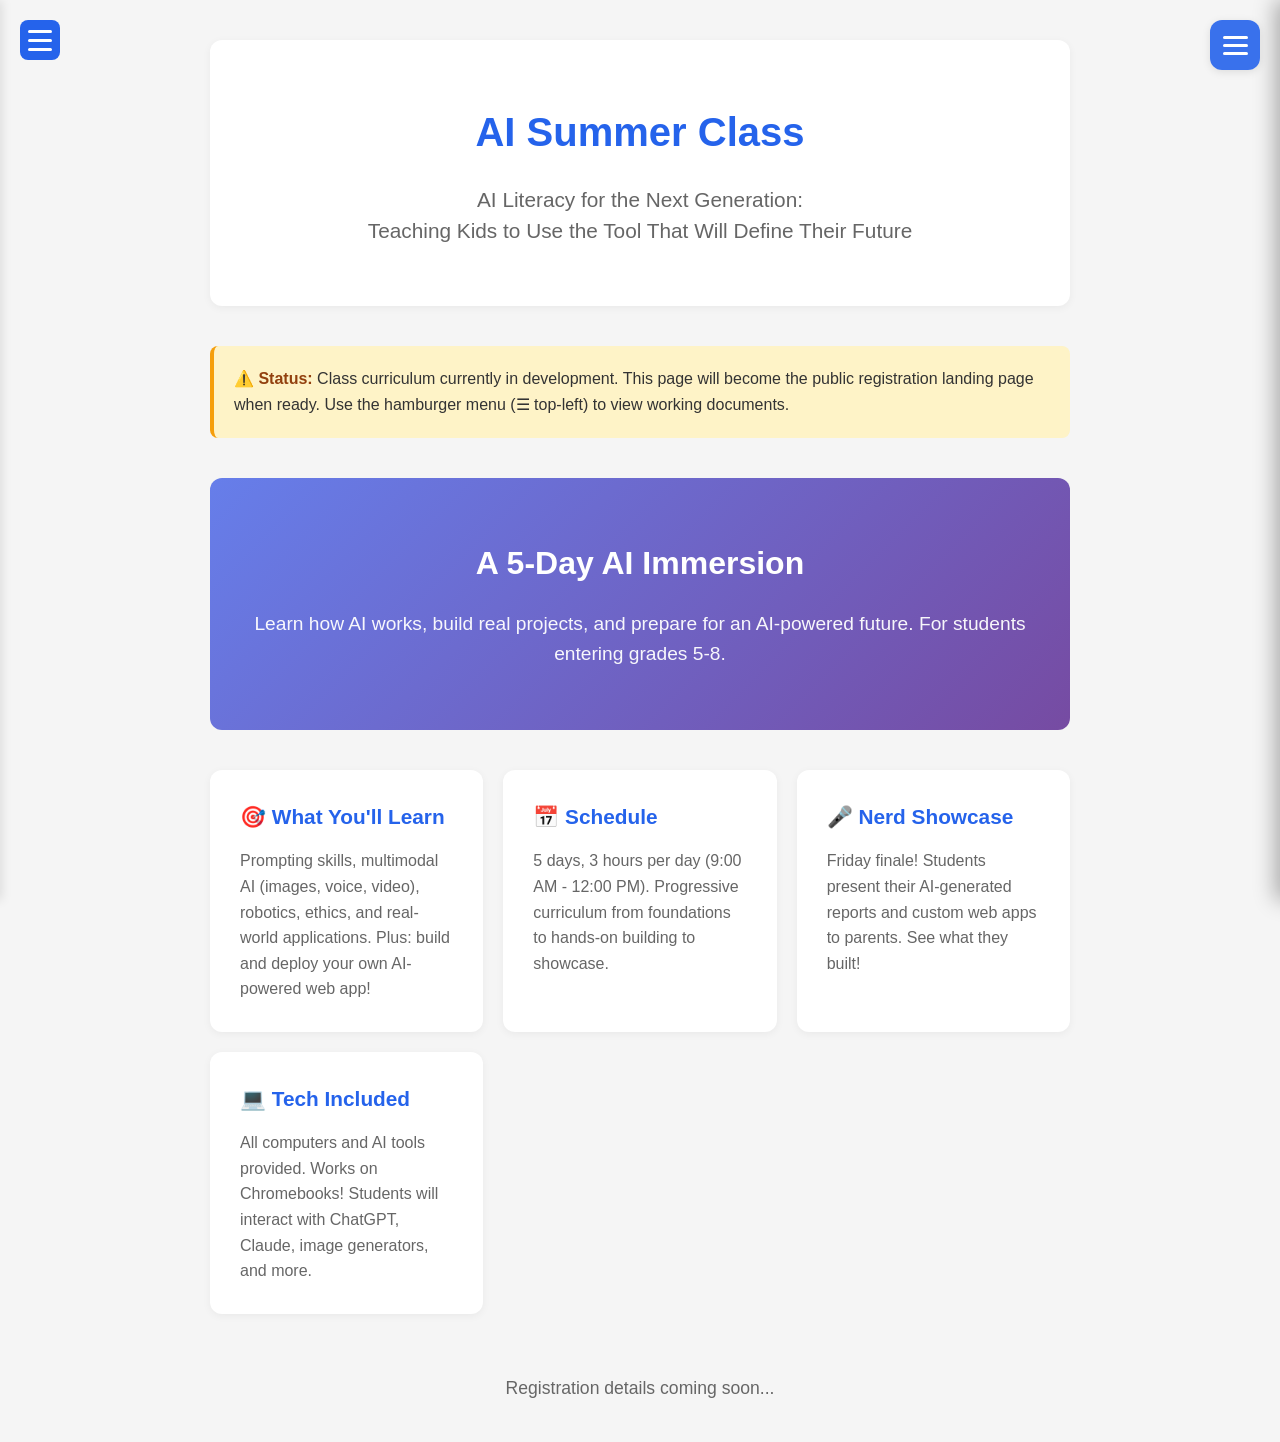
<file: legacy/ai-class/index.html>
<!DOCTYPE html>
<html lang="en">
<head>
    <meta charset="UTF-8">
    <meta name="viewport" content="width=device-width, initial-scale=1.0">
    <title>AI Summer Class - Nerding</title>
    <style>
        * { margin: 0; padding: 0; box-sizing: border-box; }
        
        body {
            font-family: -apple-system, BlinkMacSystemFont, 'Segoe UI', Roboto, Oxygen, Ubuntu, Cantarell, sans-serif;
            line-height: 1.6;
            color: #333;
            background: #f5f5f5;
        }
        
        /* Top-Right Hamburger Menu */
        .hamburger-menu {
            position: fixed;
            top: 20px;
            right: 20px;
            z-index: 1000;
        }
        
        .hamburger-button {
            background: rgba(37, 99, 235, 0.9);
            border: none;
            border-radius: 12px;
            width: 50px;
            height: 50px;
            cursor: pointer;
            display: flex;
            flex-direction: column;
            justify-content: center;
            align-items: center;
            gap: 5px;
            transition: all 0.3s ease;
            box-shadow: 0 2px 8px rgba(0, 0, 0, 0.1);
        }
        
        .hamburger-button:hover {
            background: rgba(37, 99, 235, 1);
            transform: scale(1.05);
        }
        
        .hamburger-button span {
            display: block;
            width: 25px;
            height: 3px;
            background: white;
            border-radius: 2px;
            transition: all 0.3s ease;
        }
        
        .hamburger-button.active span:nth-child(1) {
            transform: rotate(45deg) translate(7px, 7px);
        }
        
        .hamburger-button.active span:nth-child(2) {
            opacity: 0;
        }
        
        .hamburger-button.active span:nth-child(3) {
            transform: rotate(-45deg) translate(7px, -7px);
        }
        
        .menu-panel {
            position: fixed;
            top: 0;
            right: -350px;
            width: 350px;
            height: 100vh;
            background: rgba(30, 58, 138, 0.98);
            backdrop-filter: blur(20px);
            box-shadow: -5px 0 20px rgba(0, 0, 0, 0.3);
            transition: right 0.3s ease;
            padding: 80px 30px 30px;
            overflow-y: auto;
            z-index: 999;
        }
        
        .menu-panel.active {
            right: 0;
        }
        
        .menu-item {
            margin-bottom: 15px;
        }
        
        .menu-item a, .menu-item .menu-section-title {
            display: block;
            color: white;
            text-decoration: none;
            font-size: 1.1em;
            padding: 12px 15px;
            border-radius: 8px;
            transition: all 0.3s ease;
            background: rgba(255, 255, 255, 0.1);
        }
        
        .menu-item a:hover {
            background: rgba(255, 255, 255, 0.2);
            transform: translateX(-5px);
        }
        
        .menu-section-title {
            cursor: pointer;
            display: flex;
            justify-content: space-between;
            align-items: center;
            font-weight: 600;
        }
        
        .menu-section-title:hover {
            background: rgba(255, 255, 255, 0.2);
        }
        
        .menu-section-title::after {
            content: '▼';
            font-size: 0.8em;
            transition: transform 0.3s ease;
        }
        
        .menu-section-title.active::after {
            transform: rotate(180deg);
        }
        
        .submenu {
            max-height: 0;
            overflow: hidden;
            transition: max-height 0.3s ease;
            padding-left: 15px;
        }
        
        .submenu.active {
            max-height: 300px;
            margin-top: 10px;
        }
        
        .submenu a {
            font-size: 1em;
            padding: 10px 15px;
            margin-bottom: 8px;
        }
        
        @media (max-width: 768px) {
            .menu-panel {
                width: 100%;
                right: -100%;
            }
        }
        
        /* Left Hamburger Menu - existing */
        .menu-btn {
            position: fixed;
            top: 20px;
            left: 20px;
            width: 40px;
            height: 40px;
            background: #2563eb;
            border: none;
            border-radius: 8px;
            cursor: pointer;
            z-index: 1001;
            display: flex;
            flex-direction: column;
            justify-content: center;
            align-items: center;
            gap: 6px;
            padding: 8px;
        }
        
        .menu-btn span {
            width: 24px;
            height: 3px;
            background: white;
            border-radius: 2px;
            transition: 0.3s;
        }
        
        .menu-btn:hover { background: #1d4ed8; }
        
        .sidebar {
            position: fixed;
            top: 0;
            left: -300px;
            width: 300px;
            height: 100vh;
            background: white;
            box-shadow: 2px 0 10px rgba(0,0,0,0.1);
            transition: 0.3s;
            z-index: 1000;
            overflow-y: auto;
            padding: 80px 20px 20px 20px;
        }
        
        .sidebar.open { left: 0; }
        
        .sidebar h3 {
            font-size: 14px;
            text-transform: uppercase;
            color: #666;
            margin-bottom: 10px;
            margin-top: 20px;
        }
        
        .sidebar a {
            display: block;
            padding: 10px 15px;
            color: #333;
            text-decoration: none;
            border-radius: 6px;
            margin-bottom: 5px;
            transition: 0.2s;
        }
        
        .sidebar a:hover {
            background: #f0f0f0;
            color: #2563eb;
        }
        
        .sidebar a.active {
            background: #2563eb;
            color: white;
        }
        
        .overlay {
            position: fixed;
            top: 0;
            left: 0;
            width: 100%;
            height: 100vh;
            background: rgba(0,0,0,0.5);
            z-index: 999;
            opacity: 0;
            pointer-events: none;
            transition: 0.3s;
        }
        
        .overlay.show {
            opacity: 1;
            pointer-events: all;
        }
        
        /* Main Content */
        .container {
            max-width: 900px;
            margin: 0 auto;
            padding: 40px 20px;
        }
        
        header {
            background: white;
            padding: 60px 40px;
            border-radius: 12px;
            margin-bottom: 40px;
            box-shadow: 0 2px 8px rgba(0,0,0,0.05);
            text-align: center;
        }
        
        h1 {
            font-size: 2.5em;
            color: #2563eb;
            margin-bottom: 20px;
        }
        
        .tagline {
            font-size: 1.3em;
            color: #666;
            font-weight: 300;
            line-height: 1.5;
            max-width: 700px;
            margin: 0 auto;
        }
        
        .hero {
            background: linear-gradient(135deg, #667eea 0%, #764ba2 100%);
            color: white;
            padding: 60px 40px;
            border-radius: 12px;
            margin-bottom: 40px;
            text-align: center;
        }
        
        .hero h2 {
            font-size: 2em;
            margin-bottom: 20px;
        }
        
        .hero p {
            font-size: 1.2em;
            opacity: 0.95;
            line-height: 1.6;
        }
        
        .info-grid {
            display: grid;
            grid-template-columns: repeat(auto-fit, minmax(250px, 1fr));
            gap: 20px;
            margin-bottom: 40px;
        }
        
        .info-card {
            background: white;
            padding: 30px;
            border-radius: 12px;
            box-shadow: 0 2px 8px rgba(0,0,0,0.05);
        }
        
        .info-card h3 {
            color: #2563eb;
            margin-bottom: 15px;
            font-size: 1.3em;
        }
        
        .info-card p {
            color: #666;
            line-height: 1.6;
        }
        
        .cta {
            background: #2563eb;
            color: white;
            padding: 15px 30px;
            border: none;
            border-radius: 8px;
            font-size: 1.1em;
            cursor: pointer;
            text-decoration: none;
            display: inline-block;
            margin-top: 20px;
            transition: 0.2s;
        }
        
        .cta:hover {
            background: #1d4ed8;
            transform: translateY(-2px);
        }
        
        .status {
            background: #fef3c7;
            border-left: 4px solid #f59e0b;
            padding: 20px;
            border-radius: 8px;
            margin-bottom: 40px;
        }
        
        .status strong {
            color: #92400e;
        }
        
        @media (max-width: 768px) {
            h1 { font-size: 2em; }
            .hero h2 { font-size: 1.5em; }
            .container { padding: 20px 15px; }
            header { padding: 40px 20px; }
        }
    </style>
</head>
<body>
    <!-- Top-Right Hamburger Menu (Main Site Navigation) -->
    <div class="hamburger-menu">
        <div class="hamburger-button" onclick="toggleMenu()">
            <span></span>
            <span></span>
            <span></span>
        </div>
    </div>
    
    <div class="menu-panel" id="menuPanel">
        <div class="menu-item">
            <a href="/">🏠 Home</a>
        </div>
        <div class="menu-item">
            <a href="/dashboard/">📊 Dashboard</a>
        </div>
        <div class="menu-item">
            <a href="/youtube/">📺 YouTube Archive</a>
        </div>
        <div class="menu-item">
            <div class="menu-section-title" onclick="toggleSubmenu(this)">
                🎓 AI Class
            </div>
            <div class="submenu">
                <a href="/ai-class/">Overview</a>
                <a href="/ai-class/curriculum.html">Curriculum</a>
                <a href="/ai-class/skills.html">Skills</a>
            </div>
        </div>
        <div class="menu-item">
            <a href="/spring-break/">🌴 Spring Break</a>
        </div>
    </div>
    
    <!-- Left Sidebar Menu (AI Class Documents) -->
    <button class="menu-btn" onclick="toggleLeftMenu()">
        <span></span>
        <span></span>
        <span></span>
    </button>
    
    <div class="overlay" onclick="toggleMenu()"></div>
    
    <nav class="sidebar">
        <h3>Working Documents</h3>
        <a href="overview.html">📋 Project Overview</a>
        <a href="curriculum.html">📅 5-Day Curriculum</a>
        <a href="innovation-history.html">🔄 Innovation &amp; Fear</a>
        <a href="skills.html">🛠️ Skills</a>
        <a href="final-project.html">🎯 Final Project</a>
        <a href="exercises.html">🏃 Physical Exercises</a>
        <a href="chat-app.html">💬 Custom Chat App</a>
        <a href="showcase.html">🎤 Parent Showcase</a>
        <a href="forms.html">📝 Forms & Agreements</a>
        <a href="topics.html">💡 Additional Topics</a>
        <a href="platforms.html">💻 Chromebook Platforms</a>
        <a href="ideas.html">🗂️ Ideas Backlog</a>
    </nav>
    
    <div class="container">
        <header>
            <h1>AI Summer Class</h1>
            <p class="tagline">AI Literacy for the Next Generation:<br>Teaching Kids to Use the Tool That Will Define Their Future</p>
        </header>
        
        <div class="status">
            <strong>⚠️ Status:</strong> Class curriculum currently in development. This page will become the public registration landing page when ready. Use the hamburger menu (☰ top-left) to view working documents.
        </div>
        
        <div class="hero">
            <h2>A 5-Day AI Immersion</h2>
            <p>Learn how AI works, build real projects, and prepare for an AI-powered future. For students entering grades 5-8.</p>
        </div>
        
        <div class="info-grid">
            <div class="info-card">
                <h3>🎯 What You'll Learn</h3>
                <p>Prompting skills, multimodal AI (images, voice, video), robotics, ethics, and real-world applications. Plus: build and deploy your own AI-powered web app!</p>
            </div>
            
            <div class="info-card">
                <h3>📅 Schedule</h3>
                <p>5 days, 3 hours per day (9:00 AM - 12:00 PM). Progressive curriculum from foundations to hands-on building to showcase.</p>
            </div>
            
            <div class="info-card">
                <h3>🎤 Nerd Showcase</h3>
                <p>Friday finale! Students present their AI-generated reports and custom web apps to parents. See what they built!</p>
            </div>
            
            <div class="info-card">
                <h3>💻 Tech Included</h3>
                <p>All computers and AI tools provided. Works on Chromebooks! Students will interact with ChatGPT, Claude, image generators, and more.</p>
            </div>
        </div>
        
        <div style="text-align: center; margin-top: 60px;">
            <p style="color: #666; font-size: 1.1em;">Registration details coming soon...</p>
            <!-- <a href="#" class="cta">Register Now</a> -->
        </div>
    </div>
    
    <script>
        // Top-right menu (main site navigation) - NEW
        function toggleMenu() {
            const button = document.querySelector('.hamburger-button');
            const panel = document.getElementById('menuPanel');
            button.classList.toggle('active');
            panel.classList.toggle('active');
        }
        
        function toggleSubmenu(element) {
            const submenu = element.nextElementSibling;
            element.classList.toggle('active');
            submenu.classList.toggle('active');
        }
        
        // Close menu when clicking outside
        document.addEventListener('click', function(event) {
            const menu = document.querySelector('.hamburger-menu');
            const panel = document.getElementById('menuPanel');
            const button = document.querySelector('.hamburger-button');
            const sidebar = document.querySelector('.sidebar');
            const menuBtn = document.querySelector('.menu-btn');
            const overlay = document.querySelector('.overlay');
            
            // Close right menu if clicking outside of it
            if (menu && panel && button && !menu.contains(event.target) && !panel.contains(event.target)) {
                button.classList.remove('active');
                panel.classList.remove('active');
            }
            
            // Keep left sidebar functionality
            if (sidebar && menuBtn && overlay && !sidebar.contains(event.target) && !menuBtn.contains(event.target)) {
                sidebar.classList.remove('open');
                overlay.classList.remove('show');
            }
        });
        
        // Left sidebar menu (AI Class documents) - EXISTING
        function toggleLeftMenu() {
            document.querySelector('.sidebar').classList.toggle('open');
            document.querySelector('.overlay').classList.toggle('show');
        }
    </script>
</body>
</html>
</file>
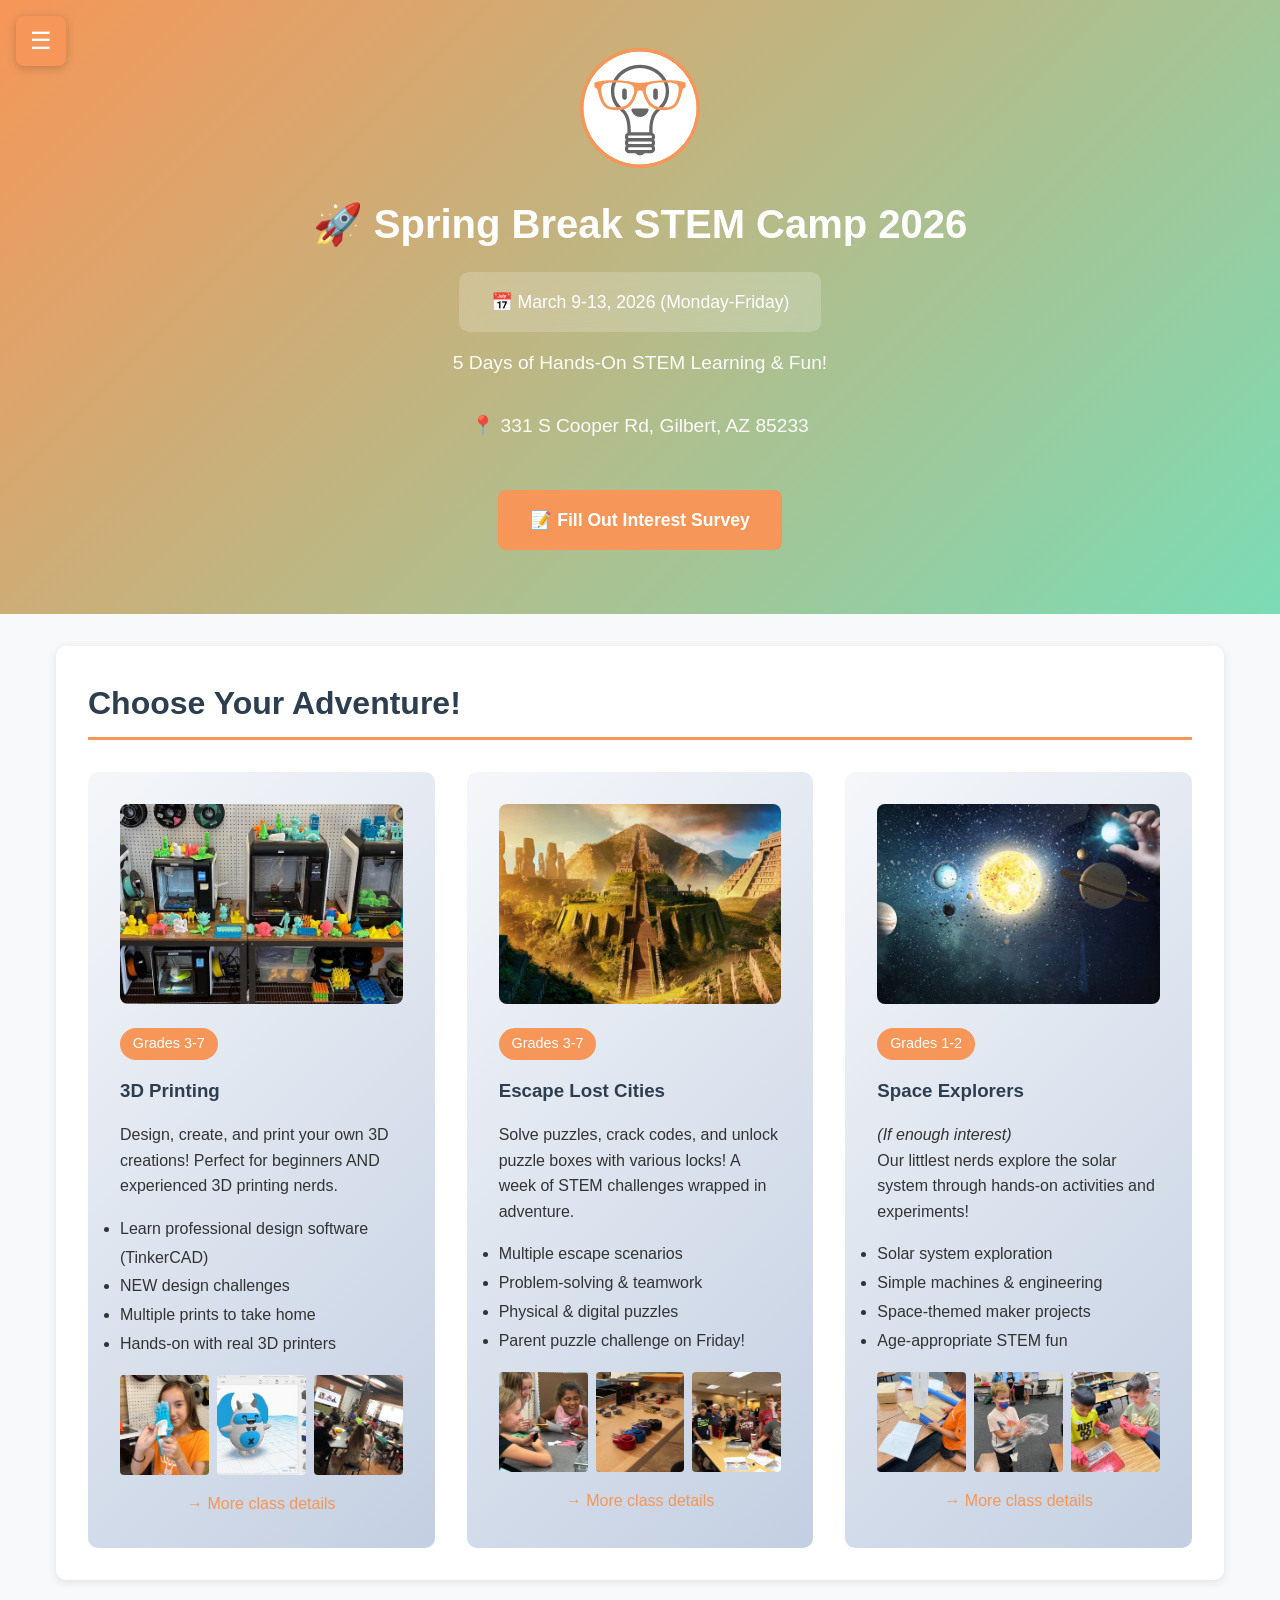
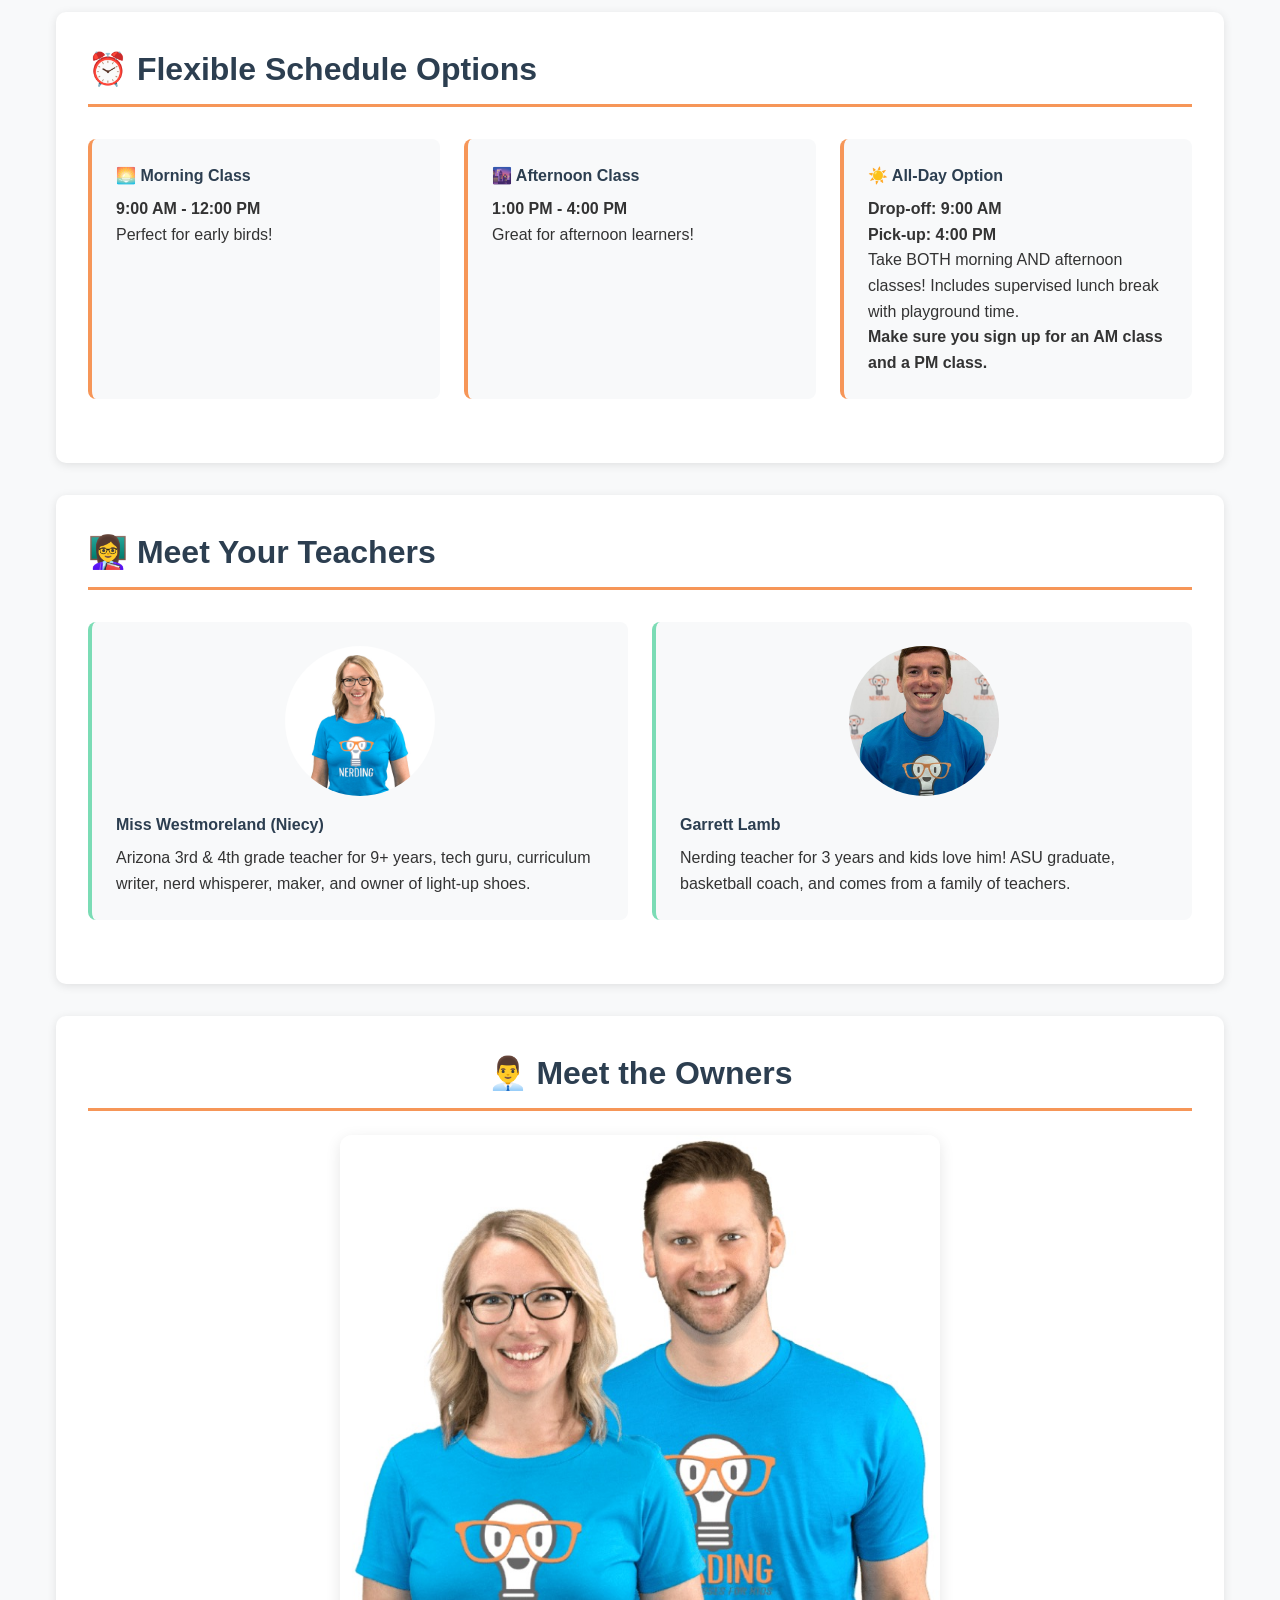
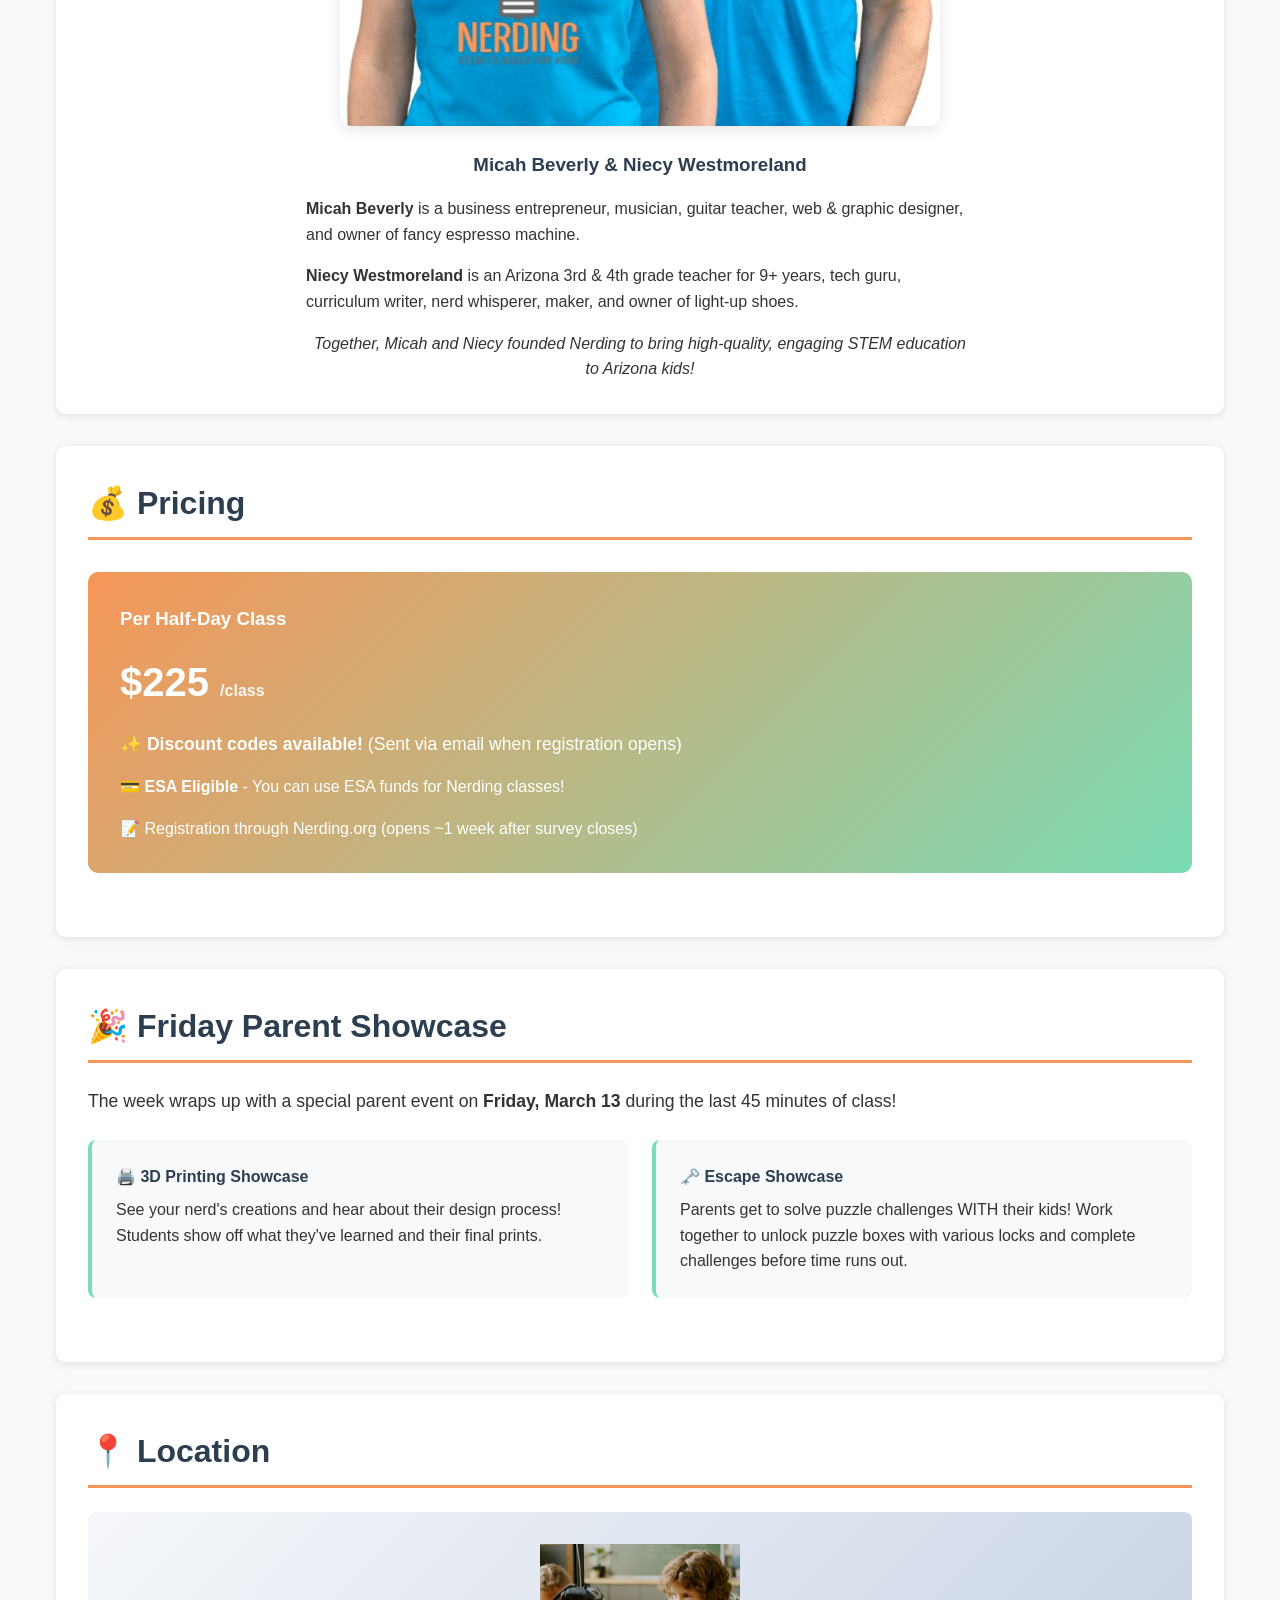
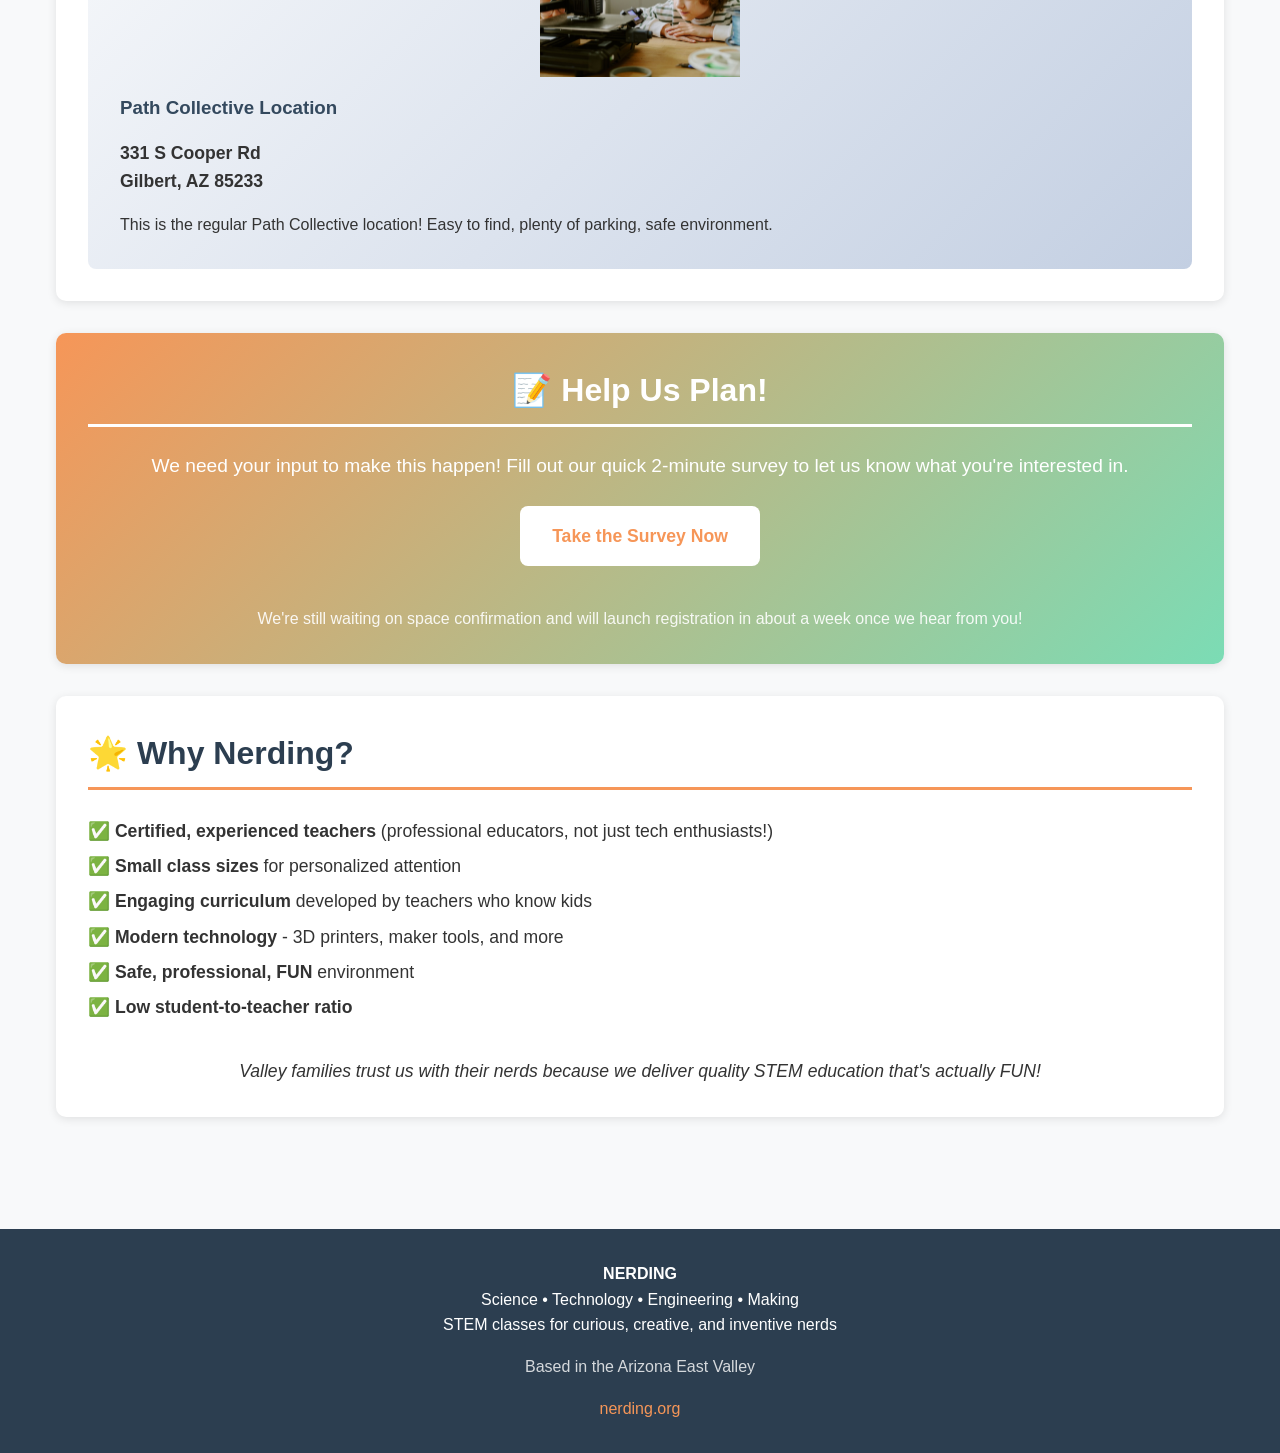
<file: legacy/spring-break/index.html>
<!DOCTYPE html>
<html lang="en">
<head>
    <meta charset="UTF-8">
    <meta name="viewport" content="width=device-width, initial-scale=1.0">
    <title>Spring Break STEM Camp 2026 | Nerding</title>
    <style>
        * {
            margin: 0;
            padding: 0;
            box-sizing: border-box;
        }
        
        body {
            font-family: -apple-system, BlinkMacSystemFont, 'Segoe UI', Roboto, 'Helvetica Neue', Arial, sans-serif;
            line-height: 1.6;
            color: #333;
            background: #f8f9fa;
        }
        
        /* Hamburger Menu Navigation */
        .hamburger {
            position: fixed;
            top: 1rem;
            left: 1rem;
            z-index: 1000;
            background: #F69658;
            color: white;
            border: none;
            width: 50px;
            height: 50px;
            border-radius: 8px;
            font-size: 1.5rem;
            cursor: pointer;
            box-shadow: 0 2px 10px rgba(0,0,0,0.2);
            transition: background 0.3s;
        }
        
        .hamburger:hover {
            background: #e67e40;
        }
        
        .nav-menu {
            position: fixed;
            top: 0;
            left: -300px;
            width: 280px;
            height: 100vh;
            background: white;
            box-shadow: 2px 0 10px rgba(0,0,0,0.1);
            transition: left 0.3s ease;
            z-index: 999;
            padding: 5rem 0 2rem 0;
        }
        
        .nav-menu.open {
            left: 0;
        }
        
        .nav-menu a {
            display: block;
            padding: 1rem 2rem;
            color: #2c3e50;
            text-decoration: none;
            font-size: 1.1rem;
            transition: background 0.3s;
            border-left: 4px solid transparent;
        }
        
        .nav-menu a:hover {
            background: #f8f9fa;
            border-left-color: #F69658;
        }
        
        .nav-menu a.active {
            background: linear-gradient(90deg, rgba(246,150,88,0.1) 0%, transparent 100%);
            border-left-color: #F69658;
            font-weight: 600;
        }
        
        .overlay {
            position: fixed;
            top: 0;
            left: 0;
            width: 100%;
            height: 100%;
            background: rgba(0,0,0,0.5);
            opacity: 0;
            visibility: hidden;
            transition: opacity 0.3s, visibility 0.3s;
            z-index: 998;
        }
        
        .overlay.show {
            opacity: 1;
            visibility: visible;
        }
        
        /* Hero */
        .hero {
            background: linear-gradient(135deg, #F69658 0%, #7bdcb5 100%);
            color: white;
            padding: 3rem 1rem;
            text-align: center;
        }
        
        .hero .logo {
            width: 120px;
            height: auto;
            margin: 0 auto 1.5rem;
            display: block;
        }
        
        .hero h1 {
            font-size: 2.5rem;
            margin-bottom: 1rem;
        }
        
        .hero p {
            font-size: 1.2rem;
            margin-bottom: 2rem;
            opacity: 0.95;
        }
        
        .hero .dates {
            background: rgba(255,255,255,0.2);
            backdrop-filter: blur(10px);
            display: inline-block;
            padding: 1rem 2rem;
            border-radius: 10px;
            font-size: 1.1rem;
            margin-bottom: 1rem;
        }
        
        /* Container */
        .container {
            max-width: 1200px;
            margin: 0 auto;
            padding: 2rem 1rem;
        }
        
        /* Section */
        .section {
            background: white;
            padding: 2rem;
            margin-bottom: 2rem;
            border-radius: 10px;
            box-shadow: 0 2px 10px rgba(0,0,0,0.1);
        }
        
        .section h2 {
            color: #2c3e50;
            margin-bottom: 1.5rem;
            font-size: 2rem;
            border-bottom: 3px solid #F69658;
            padding-bottom: 0.5rem;
        }
        
        .section h3 {
            color: #34495e;
            margin-top: 1.5rem;
            margin-bottom: 1rem;
        }
        
        /* Classes Grid */
        .classes-grid {
            display: grid;
            grid-template-columns: repeat(auto-fit, minmax(300px, 1fr));
            gap: 2rem;
            margin-top: 2rem;
        }
        
        .class-card {
            background: linear-gradient(135deg, #f5f7fa 0%, #c3cfe2 100%);
            padding: 2rem;
            border-radius: 10px;
            transition: transform 0.3s;
        }
        
        .class-card:hover {
            transform: translateY(-5px);
        }
        
        .class-card h3 {
            color: #2c3e50;
            margin-top: 0;
        }
        
        .class-card .grade {
            background: #F69658;
            color: white;
            padding: 0.3rem 0.8rem;
            border-radius: 20px;
            display: inline-block;
            font-size: 0.9rem;
            margin-bottom: 1rem;
        }
        
        /* Info Grid */
        .info-grid {
            display: grid;
            grid-template-columns: repeat(auto-fit, minmax(250px, 1fr));
            gap: 1.5rem;
            margin: 2rem 0;
        }
        
        .info-box {
            background: #f8f9fa;
            padding: 1.5rem;
            border-radius: 8px;
            border-left: 4px solid #F69658;
        }
        
        .info-box h4 {
            color: #2c3e50;
            margin-bottom: 0.5rem;
        }
        
        /* CTA Button */
        .cta-button {
            background: #F69658;
            color: white;
            padding: 1rem 2rem;
            border-radius: 8px;
            text-decoration: none;
            display: inline-block;
            font-size: 1.1rem;
            font-weight: bold;
            transition: background 0.3s;
            margin: 1rem 0;
        }
        
        .cta-button:hover {
            background: #7bdcb5;
        }
        
        /* Pricing */
        .pricing-box {
            background: linear-gradient(135deg, #F69658 0%, #7bdcb5 100%);
            color: white;
            padding: 2rem;
            border-radius: 10px;
            margin: 2rem 0;
        }
        
        .pricing-box h3 {
            color: white;
            margin-top: 0;
        }
        
        .pricing-box .price {
            font-size: 2.5rem;
            font-weight: bold;
            margin: 1rem 0;
        }
        
        .pricing-box .price small {
            font-size: 1rem;
            opacity: 0.9;
        }
        
        /* Owners Section */
        .owners-section {
            text-align: center;
        }
        
        .owners-content {
            max-width: 700px;
            margin: 0 auto;
        }
        
        .owners-photo {
            max-width: 600px;
            width: 100%;
            height: auto;
            border-radius: 12px;
            margin: 0 auto 1.5rem;
            display: block;
            box-shadow: 0 4px 15px rgba(0,0,0,0.1);
        }
        
        .owners-bio {
            text-align: left;
            padding: 0 1rem;
        }
        
        .owners-bio h3 {
            color: #2c3e50;
            margin-bottom: 1rem;
            text-align: center;
        }
        
        /* Mobile */
        @media (max-width: 768px) {
            .hero h1 {
                font-size: 2rem;
            }
            
            .hero p {
                font-size: 1rem;
            }
            
            .hero .logo {
                width: 100px;
            }
            
            .section {
                padding: 1.5rem;
            }
            
            .classes-grid {
                grid-template-columns: 1fr;
            }
            
            .owners-photo {
                border-radius: 8px;
            }
            
            .owners-bio {
                padding: 0;
            }
        }
    </style>
</head>
<body>
    <!-- Hamburger Menu Button -->
    <button class="hamburger" onclick="toggleMenu()" aria-label="Menu">☰</button>
    
    <!-- Navigation Menu -->
    <nav class="nav-menu" id="navMenu">
        <a href="#" class="active">Spring Break Home</a>
        <a href="path-email.html">Path Email (Full)</a>
        <a href="path-email-short.html">Path Email (Short)</a>
        <a href="general-email.html">General Email</a>
        <a href="survey.html">Survey Form</a>
    </nav>
    
    <!-- Overlay -->
    <div class="overlay" id="overlay" onclick="toggleMenu()"></div>

    <div class="hero">
        <img src="nerding-bulb-logo.svg" alt="Nerding Logo" class="logo">
        <h1>🚀 Spring Break STEM Camp 2026</h1>
        <div class="dates">
            📅 March 9-13, 2026 (Monday-Friday)
        </div>
        <p>5 Days of Hands-On STEM Learning & Fun!</p>
        <p>📍 331 S Cooper Rd, Gilbert, AZ 85233</p>
        <a href="https://forms.gle/PxLKixGrWzTQ5DxA9" class="cta-button">📝 Fill Out Interest Survey</a>
    </div>

    <div class="container">
        <!-- Classes Section -->
        <div class="section">
            <h2>Choose Your Adventure!</h2>
            <div class="classes-grid">
                <div class="class-card">
                    <img src="images/banner-3d-printing.jpg" alt="3D Printing banner" style="width: 100%; height: 200px; object-fit: cover; border-radius: 8px; margin-bottom: 1rem;">
                    <span class="grade">Grades 3-7</span>
                    <h3>3D Printing</h3>
                    <p>Design, create, and print your own 3D creations! Perfect for beginners AND experienced 3D printing nerds.</p>
                    <ul style="margin-top: 1rem; line-height: 1.8;">
                        <li>Learn professional design software (TinkerCAD)</li>
                        <li>NEW design challenges</li>
                        <li>Multiple prints to take home</li>
                        <li>Hands-on with real 3D printers</li>
                    </ul>
                    <div style="display: grid; grid-template-columns: repeat(3, 1fr); gap: 0.5rem; margin-top: 1rem;">
                        <img src="images/gallery-3d-1.jpg" alt="3D printing activity 1" style="width: 100%; height: 100px; object-fit: cover; border-radius: 4px;">
                        <img src="images/gallery-3d-2.jpg" alt="3D printing activity 2" style="width: 100%; height: 100px; object-fit: cover; border-radius: 4px;">
                        <img src="images/gallery-3d-3.jpg" alt="3D printing activity 3" style="width: 100%; height: 100px; object-fit: cover; border-radius: 4px;">
                    </div>
                    <p style="margin-top: 1rem; text-align: center;"><a href="https://nerding.org/3d-printing/" style="color: #F69658; text-decoration: none; font-weight: 500;">→ More class details</a></p>
                </div>

                <div class="class-card">
                    <img src="images/banner-escape.jpg" alt="Escape Lost Cities banner" style="width: 100%; height: 200px; object-fit: cover; border-radius: 8px; margin-bottom: 1rem;">
                    <span class="grade">Grades 3-7</span>
                    <h3>Escape Lost Cities</h3>
                    <p>Solve puzzles, crack codes, and unlock puzzle boxes with various locks! A week of STEM challenges wrapped in adventure.</p>
                    <ul style="margin-top: 1rem; line-height: 1.8;">
                        <li>Multiple escape scenarios</li>
                        <li>Problem-solving & teamwork</li>
                        <li>Physical & digital puzzles</li>
                        <li>Parent puzzle challenge on Friday!</li>
                    </ul>
                    <div style="display: grid; grid-template-columns: repeat(3, 1fr); gap: 0.5rem; margin-top: 1rem;">
                        <img src="images/gallery-escape-1.jpg" alt="Escape room activity 1" style="width: 100%; height: 100px; object-fit: cover; border-radius: 4px;">
                        <img src="images/gallery-escape-2.jpg" alt="Escape room activity 2" style="width: 100%; height: 100px; object-fit: cover; border-radius: 4px;">
                        <img src="images/gallery-escape-3.jpg" alt="Escape room activity 3" style="width: 100%; height: 100px; object-fit: cover; border-radius: 4px;">
                    </div>
                    <p style="margin-top: 1rem; text-align: center;"><a href="https://nerding.org/escape-lost-cities/" style="color: #F69658; text-decoration: none; font-weight: 500;">→ More class details</a></p>
                </div>

                <div class="class-card">
                    <img src="images/banner-space.jpg" alt="Space Explorers banner" style="width: 100%; height: 200px; object-fit: cover; border-radius: 8px; margin-bottom: 1rem;">
                    <span class="grade">Grades 1-2</span>
                    <h3>Space Explorers</h3>
                    <p><em>(If enough interest)</em><br>Our littlest nerds explore the solar system through hands-on activities and experiments!</p>
                    <ul style="margin-top: 1rem; line-height: 1.8;">
                        <li>Solar system exploration</li>
                        <li>Simple machines & engineering</li>
                        <li>Space-themed maker projects</li>
                        <li>Age-appropriate STEM fun</li>
                    </ul>
                    <div style="display: grid; grid-template-columns: repeat(3, 1fr); gap: 0.5rem; margin-top: 1rem;">
                        <img src="images/gallery-space-1.jpg" alt="Space explorers activity 1" style="width: 100%; height: 100px; object-fit: cover; border-radius: 4px;">
                        <img src="images/gallery-space-2.jpg" alt="Space explorers activity 2" style="width: 100%; height: 100px; object-fit: cover; border-radius: 4px;">
                        <img src="images/gallery-space-3.jpg" alt="Space explorers activity 3" style="width: 100%; height: 100px; object-fit: cover; border-radius: 4px;">
                    </div>
                    <p style="margin-top: 1rem; text-align: center;"><a href="https://nerding.org/space-explorers/" style="color: #F69658; text-decoration: none; font-weight: 500;">→ More class details</a></p>
                </div>
            </div>
        </div>

        <!-- Schedule Section -->
        <div class="section">
            <h2>⏰ Flexible Schedule Options</h2>
            <div class="info-grid">
                <div class="info-box">
                    <h4>🌅 Morning Class</h4>
                    <p><strong>9:00 AM - 12:00 PM</strong></p>
                    <p>Perfect for early birds!</p>
                </div>
                <div class="info-box">
                    <h4>🌆 Afternoon Class</h4>
                    <p><strong>1:00 PM - 4:00 PM</strong></p>
                    <p>Great for afternoon learners!</p>
                </div>
                <div class="info-box">
                    <h4>☀️ All-Day Option</h4>
                    <p><strong>Drop-off: 9:00 AM<br>Pick-up: 4:00 PM</strong></p>
                    <p>Take BOTH morning AND afternoon classes! Includes supervised lunch break with playground time.</p>
                    <p><strong>Make sure you sign up for an AM class and a PM class.</strong></p>
                </div>
            </div>
        </div>

        <!-- Teachers Section -->
        <div class="section">
            <h2>👩‍🏫 Meet Your Teachers</h2>
            <div class="info-grid">
                <div class="info-box" style="border-left-color: #7bdcb5;">
                    <img src="niecy.jpg" alt="Miss Westmoreland (Niecy)" style="width: 150px; height: 150px; object-fit: cover; border-radius: 50%; margin: 0 auto 1rem; display: block;">
                    <h4>Miss Westmoreland (Niecy)</h4>
                    <p>Arizona 3rd & 4th grade teacher for 9+ years, tech guru, curriculum writer, nerd whisperer, maker, and owner of light-up shoes.</p>
                </div>
                <div class="info-box" style="border-left-color: #7bdcb5;">
                    <img src="garrett.jpg" alt="Garrett Lamb" style="width: 150px; height: 150px; object-fit: cover; border-radius: 50%; display: block; margin: 0 auto 1rem;">
                    <h4>Garrett Lamb</h4>
                    <p>Nerding teacher for 3 years and kids love him! ASU graduate, basketball coach, and comes from a family of teachers.</p>
                </div>
            </div>
        </div>

        <!-- Owners Section -->
        <div class="section owners-section">
            <h2>👨‍💼 Meet the Owners</h2>
            <div class="owners-content">
                <img src="micah-niecy.jpg" alt="Micah Beverly and Niecy Westmoreland, Nerding co-founders" class="owners-photo">
                <div class="owners-bio">
                    <h3>Micah Beverly & Niecy Westmoreland</h3>
                    <p><strong>Micah Beverly</strong> is a business entrepreneur, musician, guitar teacher, web & graphic designer, and owner of fancy espresso machine.</p>
                    <p style="margin-top: 1rem;"><strong>Niecy Westmoreland</strong> is an Arizona 3rd & 4th grade teacher for 9+ years, tech guru, curriculum writer, nerd whisperer, maker, and owner of light-up shoes.</p>
                    <p style="margin-top: 1rem; font-style: italic; text-align: center;">Together, Micah and Niecy founded Nerding to bring high-quality, engaging STEM education to Arizona kids!</p>
                </div>
            </div>
        </div>

        <!-- Pricing Section -->
        <div class="section">
            <h2>💰 Pricing</h2>
            <div class="pricing-box">
                <h3>Per Half-Day Class</h3>
                <div class="price">
                    $225 <small>/class</small>
                </div>
                <p style="font-size: 1.1rem;">✨ <strong>Discount codes available!</strong> (Sent via email when registration opens)</p>
                <p style="margin-top: 1rem;">💳 <strong>ESA Eligible</strong> - You can use ESA funds for Nerding classes!</p>
                <p style="margin-top: 1rem;">📝 Registration through Nerding.org (opens ~1 week after survey closes)</p>
            </div>
        </div>

        <!-- Parent Showcase Section -->
        <div class="section">
            <h2>🎉 Friday Parent Showcase</h2>
            <p style="font-size: 1.1rem;">The week wraps up with a special parent event on <strong>Friday, March 13</strong> during the last 45 minutes of class!</p>
            <div class="info-grid" style="margin-top: 1.5rem;">
                <div class="info-box" style="border-left-color: #7bdcb5;">
                    <h4>🖨️ 3D Printing Showcase</h4>
                    <p>See your nerd's creations and hear about their design process! Students show off what they've learned and their final prints.</p>
                </div>
                <div class="info-box" style="border-left-color: #7bdcb5;">
                    <h4>🗝️ Escape Showcase</h4>
                    <p>Parents get to solve puzzle challenges WITH their kids! Work together to unlock puzzle boxes with various locks and complete challenges before time runs out.</p>
                </div>
            </div>
        </div>

        <!-- Location Section -->
        <div class="section">
            <h2>📍 Location</h2>
            <div class="info-box" style="background: linear-gradient(135deg, #f5f7fa 0%, #c3cfe2 100%); border: none; padding: 2rem;">
                <img src="images/path-collective.jpg" alt="Path Collective" style="max-width: 200px; width: 100%; margin: 0 auto 1rem; display: block;">
                <h3 style="margin-top: 0;">Path Collective Location</h3>
                <p style="font-size: 1.1rem;"><strong>331 S Cooper Rd<br>Gilbert, AZ 85233</strong></p>
                <p style="margin-top: 1rem;">This is the regular Path Collective location! Easy to find, plenty of parking, safe environment.</p>
            </div>
        </div>

        <!-- CTA Section -->
        <div class="section" style="text-align: center; background: linear-gradient(135deg, #F69658 0%, #7bdcb5 100%); color: white;">
            <h2 style="color: white; border-color: white;">📝 Help Us Plan!</h2>
            <p style="font-size: 1.2rem;">We need your input to make this happen! Fill out our quick 2-minute survey to let us know what you're interested in.</p>
            <a href="https://forms.gle/PxLKixGrWzTQ5DxA9" class="cta-button" style="background: white; color: #F69658; margin-top: 1.5rem;">Take the Survey Now</a>
            <p style="margin-top: 1.5rem; opacity: 0.9;">We're still waiting on space confirmation and will launch registration in about a week once we hear from you!</p>
        </div>

        <!-- Why Nerding Section -->
        <div class="section">
            <h2>🌟 Why Nerding?</h2>
            <div style="line-height: 2; font-size: 1.1rem;">
                <p>✅ <strong>Certified, experienced teachers</strong> (professional educators, not just tech enthusiasts!)</p>
                <p>✅ <strong>Small class sizes</strong> for personalized attention</p>
                <p>✅ <strong>Engaging curriculum</strong> developed by teachers who know kids</p>
                <p>✅ <strong>Modern technology</strong> - 3D printers, maker tools, and more</p>
                <p>✅ <strong>Safe, professional, FUN</strong> environment</p>
                <p>✅ <strong>Low student-to-teacher ratio</strong></p>
            </div>
            <p style="margin-top: 2rem; font-style: italic; text-align: center; font-size: 1.1rem;">Valley families trust us with their nerds because we deliver quality STEM education that's actually FUN!</p>
        </div>
    </div>

    <footer style="background: #2c3e50; color: white; padding: 2rem 1rem; text-align: center; margin-top: 3rem;">
        <p><strong>NERDING</strong></p>
        <p>Science • Technology • Engineering • Making</p>
        <p>STEM classes for curious, creative, and inventive nerds</p>
        <p style="margin-top: 1rem; opacity: 0.8;">Based in the Arizona East Valley</p>
        <p style="margin-top: 1rem;"><a href="https://nerding.org" style="color: #F69658; text-decoration: none;">nerding.org</a></p>
    </footer>

    <script>
        function toggleMenu() {
            const menu = document.getElementById('navMenu');
            const overlay = document.getElementById('overlay');
            menu.classList.toggle('open');
            overlay.classList.toggle('show');
        }
    </script>
</body>
</html>
</file>
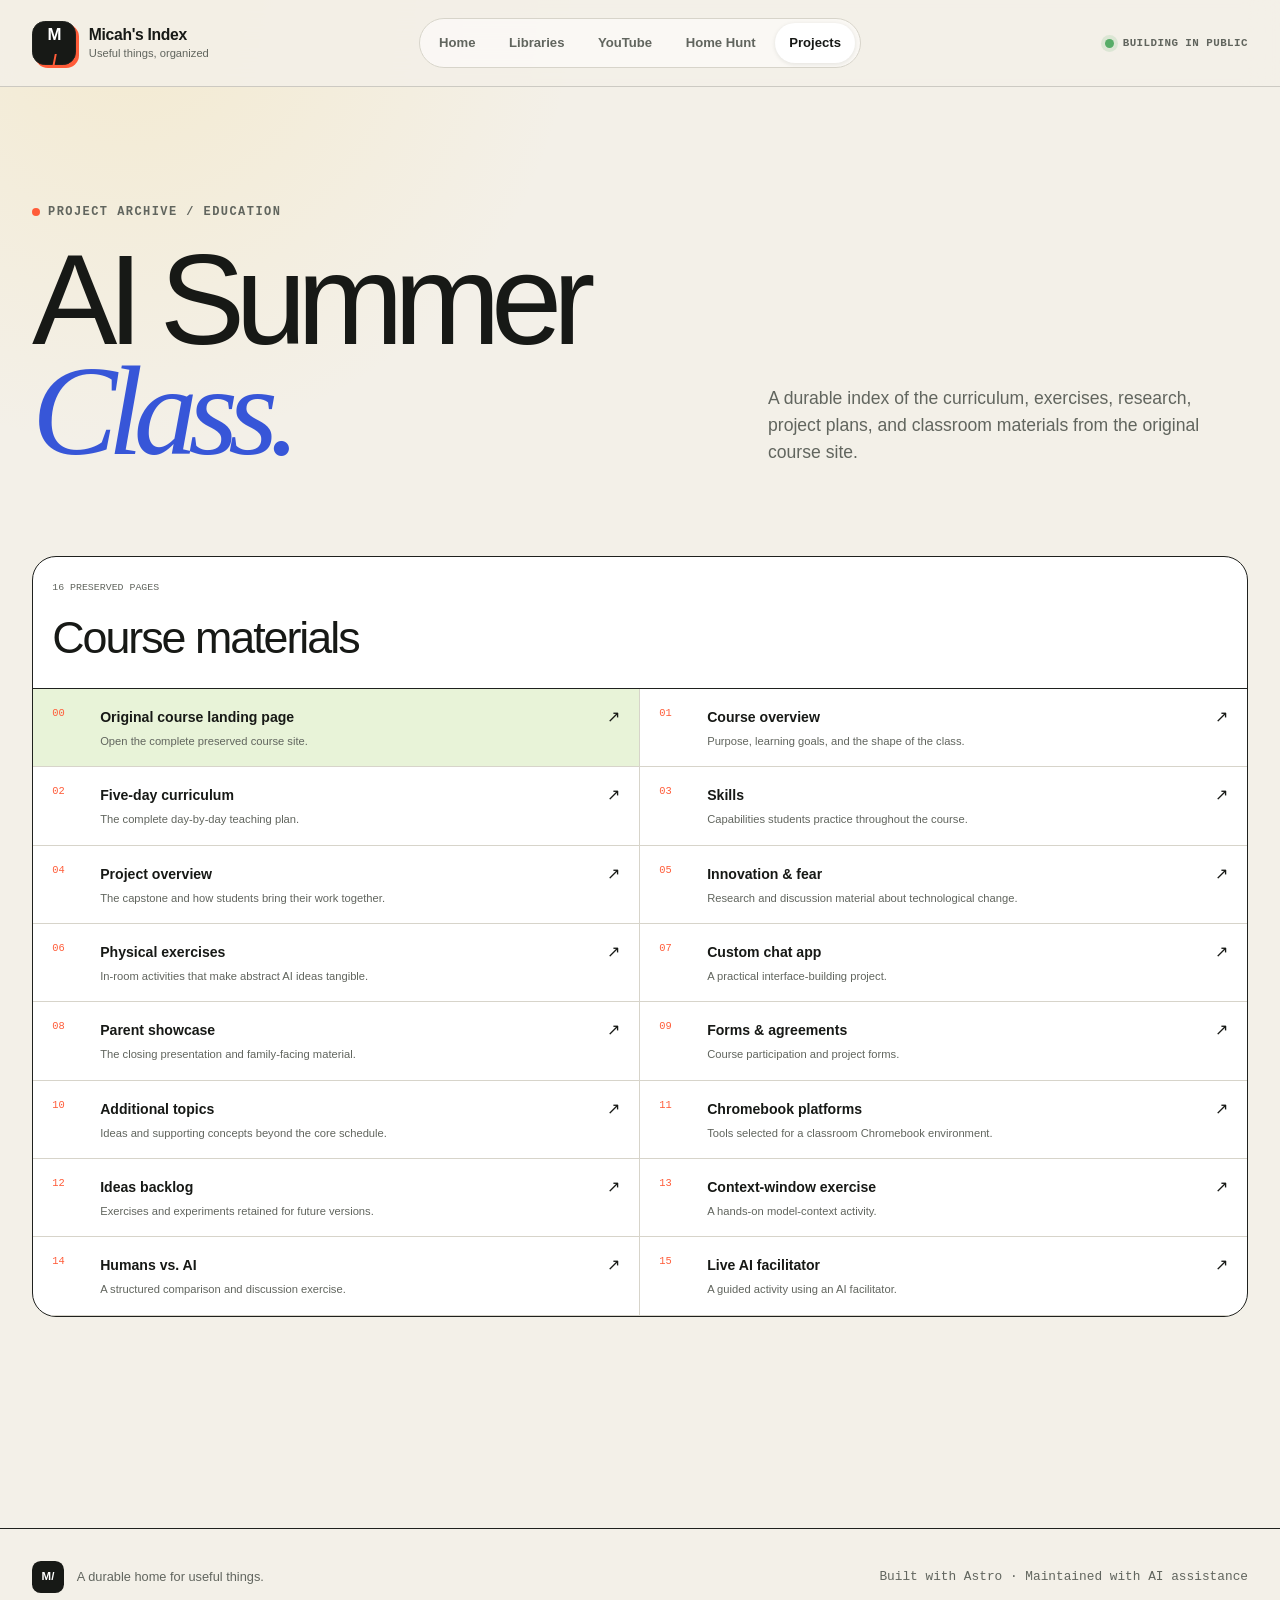
<file: projects/ai-class/index.html>
<!DOCTYPE html><html lang="en"><head><meta charset="UTF-8"><meta name="viewport" content="width=device-width"><meta name="generator" content="Astro v7.3.4"><meta name="description" content="The preserved curriculum, exercises, and teaching materials from Micah's AI summer class."><meta name="theme-color" content="#f3f0e8"><link rel="canonical" href="https://www.micahcs.com/projects/ai-class/"><link rel="icon" type="image/svg+xml" href="/favicon.svg"><meta property="og:type" content="website"><meta property="og:title" content="AI Summer Class — Projects"><meta property="og:description" content="The preserved curriculum, exercises, and teaching materials from Micah's AI summer class."><meta property="og:url" content="https://www.micahcs.com/projects/ai-class/"><meta property="og:image" content="https://www.micahcs.com/social-card.png"><meta name="twitter:card" content="summary_large_image"><title>AI Summer Class — Projects</title><style>.project-shell[data-astro-cid-vyvv2rb3]{padding-block:clamp(4rem,9vw,8rem)}header[data-astro-cid-vyvv2rb3]{gap:1rem;padding-bottom:clamp(3rem,7vw,6rem);display:grid}h1[data-astro-cid-vyvv2rb3]{letter-spacing:-.075em;max-width:11ch;margin:.5rem 0 0;font-size:clamp(3.5rem,10vw,8rem);line-height:.86}h1[data-astro-cid-vyvv2rb3] em[data-astro-cid-vyvv2rb3]{color:var(--blue);font-family:Georgia,serif;font-weight:500}header[data-astro-cid-vyvv2rb3]>p[data-astro-cid-vyvv2rb3]:last-child{max-width:42rem;color:var(--ink-soft);margin:0;font-size:1.1rem}section[data-astro-cid-vyvv2rb3]{border:1px solid var(--line-strong);border-radius:var(--radius-lg);background:#fff;overflow:hidden}.section-head[data-astro-cid-vyvv2rb3]{border-bottom:1px solid var(--line-strong);padding:1rem 1.2rem}.section-head[data-astro-cid-vyvv2rb3] span[data-astro-cid-vyvv2rb3]{color:var(--ink-soft);font-family:var(--font-mono);text-transform:uppercase;font-size:.62rem}.section-head[data-astro-cid-vyvv2rb3] h2[data-astro-cid-vyvv2rb3]{letter-spacing:-.045em;margin:.3rem 0 0;font-size:clamp(1.7rem,4vw,2.8rem)}.material-grid[data-astro-cid-vyvv2rb3]{display:grid}.material[data-astro-cid-vyvv2rb3]{border-bottom:1px solid var(--line);color:inherit;grid-template-columns:2.2rem 1fr auto;align-items:start;gap:.8rem;padding:1rem 1.2rem;text-decoration:none;display:grid}.material[data-astro-cid-vyvv2rb3]:hover{background:var(--blue-soft)}.material[data-astro-cid-vyvv2rb3].featured{background:var(--green-soft)}.material[data-astro-cid-vyvv2rb3]>span[data-astro-cid-vyvv2rb3]{color:var(--coral);font-family:var(--font-mono);font-size:.65rem}.material[data-astro-cid-vyvv2rb3] b[data-astro-cid-vyvv2rb3]{font-size:.88rem}.material[data-astro-cid-vyvv2rb3] p[data-astro-cid-vyvv2rb3]{color:var(--ink-soft);margin:.2rem 0 0;font-size:.7rem}.material[data-astro-cid-vyvv2rb3] i[data-astro-cid-vyvv2rb3]{font-style:normal}@media (width>=52rem){header[data-astro-cid-vyvv2rb3]{grid-template-columns:1.2fr .8fr;align-items:end}header[data-astro-cid-vyvv2rb3] .eyebrow[data-astro-cid-vyvv2rb3]{grid-column:1/-1}.material-grid[data-astro-cid-vyvv2rb3]{grid-template-columns:repeat(2,1fr)}.material[data-astro-cid-vyvv2rb3]:nth-child(odd){border-right:1px solid var(--line)}}
</style><link rel="stylesheet" href="/_astro/SiteLayout.dWvyaIl-.css"><link rel="stylesheet" href="/_astro/global.CFePhdgF.css"></head><body><header class="site-header" data-site-header data-astro-cid-fzpbxy5g><div class="header-inner page-shell" data-astro-cid-fzpbxy5g><a class="wordmark" href="https://www.micahcs.com/" data-astro-cid-fzpbxy5g><span class="wordmark-mark" aria-hidden="true" data-astro-cid-fzpbxy5g>M<span data-astro-cid-fzpbxy5g>/</span></span><span class="wordmark-copy" data-astro-cid-fzpbxy5g><strong data-astro-cid-fzpbxy5g>Micah's Index</strong><small data-astro-cid-fzpbxy5g>Useful things, organized</small></span></a><nav class="desktop-nav" aria-label="Primary navigation" data-astro-cid-fzpbxy5g><a href="https://www.micahcs.com/" data-astro-cid-fzpbxy5g>Home</a><a href="https://www.micahcs.com/libraries/" data-astro-cid-fzpbxy5g>Libraries</a><a href="https://youtube.micahcs.com/" data-astro-cid-fzpbxy5g>YouTube</a><a href="https://hunt.micahcs.com/rentals/" data-astro-cid-fzpbxy5g>Home Hunt</a><a href="https://www.micahcs.com/#projects" aria-current="page" data-astro-cid-fzpbxy5g>Projects</a></nav><div class="header-status" aria-label="Website status" data-astro-cid-fzpbxy5g><span data-astro-cid-fzpbxy5g></span>Building in public</div><button class="menu-toggle" type="button" aria-label="Open navigation" aria-expanded="false" aria-controls="mobile-navigation" data-menu-toggle data-astro-cid-fzpbxy5g><span data-astro-cid-fzpbxy5g></span><span data-astro-cid-fzpbxy5g></span></button></div><div class="mobile-panel" id="mobile-navigation" data-mobile-panel hidden data-astro-cid-fzpbxy5g><nav class="page-shell" aria-label="Mobile navigation" data-astro-cid-fzpbxy5g><a href="https://www.micahcs.com/" data-astro-cid-fzpbxy5g><span data-astro-cid-fzpbxy5g>01</span>Home</a><a href="https://www.micahcs.com/libraries/" data-astro-cid-fzpbxy5g><span data-astro-cid-fzpbxy5g>02</span>Libraries</a><a href="https://youtube.micahcs.com/" data-astro-cid-fzpbxy5g><span data-astro-cid-fzpbxy5g>03</span>YouTube</a><a href="https://hunt.micahcs.com/rentals/" data-astro-cid-fzpbxy5g><span data-astro-cid-fzpbxy5g>04</span>Home Hunt</a><a href="https://www.micahcs.com/#projects" aria-current="page" data-astro-cid-fzpbxy5g><span data-astro-cid-fzpbxy5g>05</span>Projects</a></nav></div></header><script type="module">var e=document.querySelector(`[data-site-header]`),t=e?.querySelector(`[data-menu-toggle]`),n=e?.querySelector(`[data-mobile-panel]`);function r(e){t&&n&&(t.setAttribute(`aria-expanded`,String(e)),t.setAttribute(`aria-label`,e?`Close navigation`:`Open navigation`),n.hidden=!e,document.body.classList.toggle(`menu-open`,e))}t?.addEventListener(`click`,()=>{r(t.getAttribute(`aria-expanded`)!==`true`)}),n?.querySelectorAll(`a`).forEach(e=>e.addEventListener(`click`,()=>r(!1))),window.addEventListener(`keydown`,e=>{e.key===`Escape`&&r(!1)});</script><main><main class="project-shell page-shell" data-astro-cid-vyvv2rb3><header data-astro-cid-vyvv2rb3><p class="eyebrow" data-astro-cid-vyvv2rb3>Project archive / Education</p><h1 data-astro-cid-vyvv2rb3>AI Summer<br data-astro-cid-vyvv2rb3><em data-astro-cid-vyvv2rb3>Class.</em></h1><p data-astro-cid-vyvv2rb3>A durable index of the curriculum, exercises, research, project plans, and classroom materials from the original course site.</p></header><section aria-labelledby="materials-heading" data-astro-cid-vyvv2rb3><div class="section-head" data-astro-cid-vyvv2rb3><span data-astro-cid-vyvv2rb3>16 preserved pages</span><h2 id="materials-heading" data-astro-cid-vyvv2rb3>Course materials</h2></div><div class="material-grid" data-astro-cid-vyvv2rb3><a class="material featured" href="/legacy/ai-class/index.html" data-astro-cid-vyvv2rb3><span data-astro-cid-vyvv2rb3>00</span><div data-astro-cid-vyvv2rb3><b data-astro-cid-vyvv2rb3>Original course landing page</b><p data-astro-cid-vyvv2rb3>Open the complete preserved course site.</p></div><i data-astro-cid-vyvv2rb3>↗</i></a><a class="material" href="/legacy/ai-class/overview.html" data-astro-cid-vyvv2rb3><span data-astro-cid-vyvv2rb3>01</span><div data-astro-cid-vyvv2rb3><b data-astro-cid-vyvv2rb3>Course overview</b><p data-astro-cid-vyvv2rb3>Purpose, learning goals, and the shape of the class.</p></div><i data-astro-cid-vyvv2rb3>↗</i></a><a class="material" href="/legacy/ai-class/curriculum.html" data-astro-cid-vyvv2rb3><span data-astro-cid-vyvv2rb3>02</span><div data-astro-cid-vyvv2rb3><b data-astro-cid-vyvv2rb3>Five-day curriculum</b><p data-astro-cid-vyvv2rb3>The complete day-by-day teaching plan.</p></div><i data-astro-cid-vyvv2rb3>↗</i></a><a class="material" href="/legacy/ai-class/skills.html" data-astro-cid-vyvv2rb3><span data-astro-cid-vyvv2rb3>03</span><div data-astro-cid-vyvv2rb3><b data-astro-cid-vyvv2rb3>Skills</b><p data-astro-cid-vyvv2rb3>Capabilities students practice throughout the course.</p></div><i data-astro-cid-vyvv2rb3>↗</i></a><a class="material" href="/legacy/ai-class/final-project.html" data-astro-cid-vyvv2rb3><span data-astro-cid-vyvv2rb3>04</span><div data-astro-cid-vyvv2rb3><b data-astro-cid-vyvv2rb3>Project overview</b><p data-astro-cid-vyvv2rb3>The capstone and how students bring their work together.</p></div><i data-astro-cid-vyvv2rb3>↗</i></a><a class="material" href="/legacy/ai-class/innovation-history.html" data-astro-cid-vyvv2rb3><span data-astro-cid-vyvv2rb3>05</span><div data-astro-cid-vyvv2rb3><b data-astro-cid-vyvv2rb3>Innovation &amp; fear</b><p data-astro-cid-vyvv2rb3>Research and discussion material about technological change.</p></div><i data-astro-cid-vyvv2rb3>↗</i></a><a class="material" href="/legacy/ai-class/exercises.html" data-astro-cid-vyvv2rb3><span data-astro-cid-vyvv2rb3>06</span><div data-astro-cid-vyvv2rb3><b data-astro-cid-vyvv2rb3>Physical exercises</b><p data-astro-cid-vyvv2rb3>In-room activities that make abstract AI ideas tangible.</p></div><i data-astro-cid-vyvv2rb3>↗</i></a><a class="material" href="/legacy/ai-class/chat-app.html" data-astro-cid-vyvv2rb3><span data-astro-cid-vyvv2rb3>07</span><div data-astro-cid-vyvv2rb3><b data-astro-cid-vyvv2rb3>Custom chat app</b><p data-astro-cid-vyvv2rb3>A practical interface-building project.</p></div><i data-astro-cid-vyvv2rb3>↗</i></a><a class="material" href="/legacy/ai-class/showcase.html" data-astro-cid-vyvv2rb3><span data-astro-cid-vyvv2rb3>08</span><div data-astro-cid-vyvv2rb3><b data-astro-cid-vyvv2rb3>Parent showcase</b><p data-astro-cid-vyvv2rb3>The closing presentation and family-facing material.</p></div><i data-astro-cid-vyvv2rb3>↗</i></a><a class="material" href="/legacy/ai-class/forms.html" data-astro-cid-vyvv2rb3><span data-astro-cid-vyvv2rb3>09</span><div data-astro-cid-vyvv2rb3><b data-astro-cid-vyvv2rb3>Forms &amp; agreements</b><p data-astro-cid-vyvv2rb3>Course participation and project forms.</p></div><i data-astro-cid-vyvv2rb3>↗</i></a><a class="material" href="/legacy/ai-class/topics.html" data-astro-cid-vyvv2rb3><span data-astro-cid-vyvv2rb3>10</span><div data-astro-cid-vyvv2rb3><b data-astro-cid-vyvv2rb3>Additional topics</b><p data-astro-cid-vyvv2rb3>Ideas and supporting concepts beyond the core schedule.</p></div><i data-astro-cid-vyvv2rb3>↗</i></a><a class="material" href="/legacy/ai-class/platforms.html" data-astro-cid-vyvv2rb3><span data-astro-cid-vyvv2rb3>11</span><div data-astro-cid-vyvv2rb3><b data-astro-cid-vyvv2rb3>Chromebook platforms</b><p data-astro-cid-vyvv2rb3>Tools selected for a classroom Chromebook environment.</p></div><i data-astro-cid-vyvv2rb3>↗</i></a><a class="material" href="/legacy/ai-class/ideas.html" data-astro-cid-vyvv2rb3><span data-astro-cid-vyvv2rb3>12</span><div data-astro-cid-vyvv2rb3><b data-astro-cid-vyvv2rb3>Ideas backlog</b><p data-astro-cid-vyvv2rb3>Exercises and experiments retained for future versions.</p></div><i data-astro-cid-vyvv2rb3>↗</i></a><a class="material" href="/legacy/ai-class/exercise-context-window-table.html" data-astro-cid-vyvv2rb3><span data-astro-cid-vyvv2rb3>13</span><div data-astro-cid-vyvv2rb3><b data-astro-cid-vyvv2rb3>Context-window exercise</b><p data-astro-cid-vyvv2rb3>A hands-on model-context activity.</p></div><i data-astro-cid-vyvv2rb3>↗</i></a><a class="material" href="/legacy/ai-class/exercise-humans-vs-ai-comparison.html" data-astro-cid-vyvv2rb3><span data-astro-cid-vyvv2rb3>14</span><div data-astro-cid-vyvv2rb3><b data-astro-cid-vyvv2rb3>Humans vs. AI</b><p data-astro-cid-vyvv2rb3>A structured comparison and discussion exercise.</p></div><i data-astro-cid-vyvv2rb3>↗</i></a><a class="material" href="/legacy/ai-class/exercise-live-ai-facilitator.html" data-astro-cid-vyvv2rb3><span data-astro-cid-vyvv2rb3>15</span><div data-astro-cid-vyvv2rb3><b data-astro-cid-vyvv2rb3>Live AI facilitator</b><p data-astro-cid-vyvv2rb3>A guided activity using an AI facilitator.</p></div><i data-astro-cid-vyvv2rb3>↗</i></a></div></section></main></main><footer class="site-footer" data-astro-cid-nns7i3if><div class="page-shell footer-inner" data-astro-cid-nns7i3if><div data-astro-cid-nns7i3if><span class="footer-mark" data-astro-cid-nns7i3if>M/</span><p data-astro-cid-nns7i3if>A durable home for useful things.</p></div><p class="footer-meta" data-astro-cid-nns7i3if>Built with Astro · Maintained with AI assistance</p></div></footer></body></html>
</file>
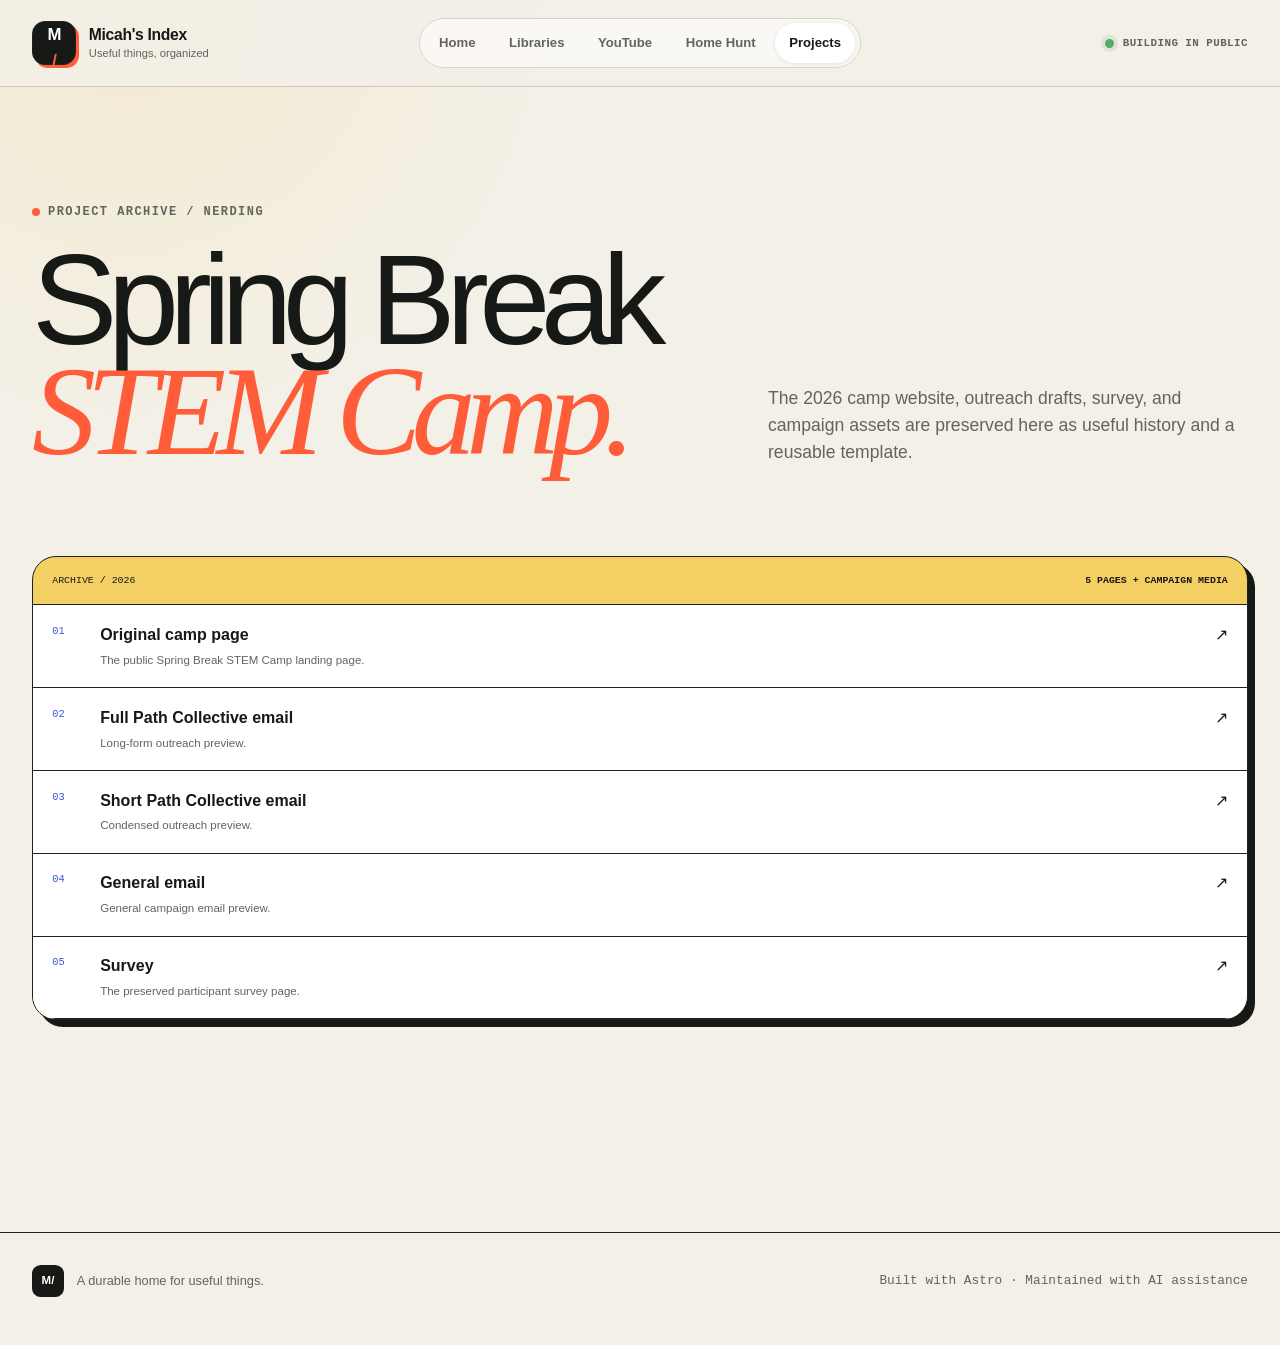
<file: projects/spring-break/index.html>
<!DOCTYPE html><html lang="en"><head><meta charset="UTF-8"><meta name="viewport" content="width=device-width"><meta name="generator" content="Astro v7.3.4"><meta name="description" content="A preserved record of the 2026 Spring Break STEM Camp site and outreach campaign."><meta name="theme-color" content="#f3f0e8"><link rel="canonical" href="https://www.micahcs.com/projects/spring-break/"><link rel="icon" type="image/svg+xml" href="/favicon.svg"><meta property="og:type" content="website"><meta property="og:title" content="Spring Break STEM Camp — Projects"><meta property="og:description" content="A preserved record of the 2026 Spring Break STEM Camp site and outreach campaign."><meta property="og:url" content="https://www.micahcs.com/projects/spring-break/"><meta property="og:image" content="https://www.micahcs.com/social-card.png"><meta name="twitter:card" content="summary_large_image"><title>Spring Break STEM Camp — Projects</title><style>.camp-shell[data-astro-cid-47e45br2]{padding-block:clamp(4rem,9vw,8rem)}header[data-astro-cid-47e45br2]{gap:1rem;padding-bottom:clamp(3rem,7vw,6rem);display:grid}h1[data-astro-cid-47e45br2]{letter-spacing:-.075em;max-width:12ch;margin:.5rem 0 0;font-size:clamp(3.5rem,10vw,8rem);line-height:.86}h1[data-astro-cid-47e45br2] em[data-astro-cid-47e45br2]{color:var(--coral);font-family:Georgia,serif;font-weight:500}header[data-astro-cid-47e45br2]>p[data-astro-cid-47e45br2]:last-child{max-width:42rem;color:var(--ink-soft);margin:0;font-size:1.1rem}.archive-card[data-astro-cid-47e45br2]{border:1px solid var(--line-strong);border-radius:var(--radius-lg);background:var(--yellow);box-shadow:7px 7px 0 var(--ink);overflow:hidden}.archive-card[data-astro-cid-47e45br2]>div[data-astro-cid-47e45br2]{border-bottom:1px solid var(--line-strong);font-family:var(--font-mono);text-transform:uppercase;justify-content:space-between;gap:1rem;padding:1rem 1.2rem;font-size:.62rem;display:flex}.archive-card[data-astro-cid-47e45br2] a[data-astro-cid-47e45br2]{border-bottom:1px solid var(--line-strong);color:inherit;background:#fff;grid-template-columns:2.2rem 1fr auto;gap:.8rem;padding:1.1rem 1.2rem;text-decoration:none;display:grid}.archive-card[data-astro-cid-47e45br2] a[data-astro-cid-47e45br2]:hover{background:var(--coral-soft)}.archive-card[data-astro-cid-47e45br2] a[data-astro-cid-47e45br2]>span[data-astro-cid-47e45br2]{color:var(--blue);font-family:var(--font-mono);font-size:.65rem}.archive-card[data-astro-cid-47e45br2] p[data-astro-cid-47e45br2]{color:var(--ink-soft);margin:.25rem 0 0;font-size:.72rem}.archive-card[data-astro-cid-47e45br2] i[data-astro-cid-47e45br2]{font-style:normal}@media (width>=52rem){header[data-astro-cid-47e45br2]{grid-template-columns:1.2fr .8fr;align-items:end}header[data-astro-cid-47e45br2] .eyebrow[data-astro-cid-47e45br2]{grid-column:1/-1}}
</style><link rel="stylesheet" href="/_astro/SiteLayout.dWvyaIl-.css"><link rel="stylesheet" href="/_astro/global.CFePhdgF.css"></head><body><header class="site-header" data-site-header data-astro-cid-fzpbxy5g><div class="header-inner page-shell" data-astro-cid-fzpbxy5g><a class="wordmark" href="https://www.micahcs.com/" data-astro-cid-fzpbxy5g><span class="wordmark-mark" aria-hidden="true" data-astro-cid-fzpbxy5g>M<span data-astro-cid-fzpbxy5g>/</span></span><span class="wordmark-copy" data-astro-cid-fzpbxy5g><strong data-astro-cid-fzpbxy5g>Micah's Index</strong><small data-astro-cid-fzpbxy5g>Useful things, organized</small></span></a><nav class="desktop-nav" aria-label="Primary navigation" data-astro-cid-fzpbxy5g><a href="https://www.micahcs.com/" data-astro-cid-fzpbxy5g>Home</a><a href="https://www.micahcs.com/libraries/" data-astro-cid-fzpbxy5g>Libraries</a><a href="https://youtube.micahcs.com/" data-astro-cid-fzpbxy5g>YouTube</a><a href="https://hunt.micahcs.com/rentals/" data-astro-cid-fzpbxy5g>Home Hunt</a><a href="https://www.micahcs.com/#projects" aria-current="page" data-astro-cid-fzpbxy5g>Projects</a></nav><div class="header-status" aria-label="Website status" data-astro-cid-fzpbxy5g><span data-astro-cid-fzpbxy5g></span>Building in public</div><button class="menu-toggle" type="button" aria-label="Open navigation" aria-expanded="false" aria-controls="mobile-navigation" data-menu-toggle data-astro-cid-fzpbxy5g><span data-astro-cid-fzpbxy5g></span><span data-astro-cid-fzpbxy5g></span></button></div><div class="mobile-panel" id="mobile-navigation" data-mobile-panel hidden data-astro-cid-fzpbxy5g><nav class="page-shell" aria-label="Mobile navigation" data-astro-cid-fzpbxy5g><a href="https://www.micahcs.com/" data-astro-cid-fzpbxy5g><span data-astro-cid-fzpbxy5g>01</span>Home</a><a href="https://www.micahcs.com/libraries/" data-astro-cid-fzpbxy5g><span data-astro-cid-fzpbxy5g>02</span>Libraries</a><a href="https://youtube.micahcs.com/" data-astro-cid-fzpbxy5g><span data-astro-cid-fzpbxy5g>03</span>YouTube</a><a href="https://hunt.micahcs.com/rentals/" data-astro-cid-fzpbxy5g><span data-astro-cid-fzpbxy5g>04</span>Home Hunt</a><a href="https://www.micahcs.com/#projects" aria-current="page" data-astro-cid-fzpbxy5g><span data-astro-cid-fzpbxy5g>05</span>Projects</a></nav></div></header><script type="module">var e=document.querySelector(`[data-site-header]`),t=e?.querySelector(`[data-menu-toggle]`),n=e?.querySelector(`[data-mobile-panel]`);function r(e){t&&n&&(t.setAttribute(`aria-expanded`,String(e)),t.setAttribute(`aria-label`,e?`Close navigation`:`Open navigation`),n.hidden=!e,document.body.classList.toggle(`menu-open`,e))}t?.addEventListener(`click`,()=>{r(t.getAttribute(`aria-expanded`)!==`true`)}),n?.querySelectorAll(`a`).forEach(e=>e.addEventListener(`click`,()=>r(!1))),window.addEventListener(`keydown`,e=>{e.key===`Escape`&&r(!1)});</script><main><main class="camp-shell page-shell" data-astro-cid-47e45br2><header data-astro-cid-47e45br2><p class="eyebrow" data-astro-cid-47e45br2>Project archive / Nerding</p><h1 data-astro-cid-47e45br2>Spring Break<br data-astro-cid-47e45br2><em data-astro-cid-47e45br2>STEM Camp.</em></h1><p data-astro-cid-47e45br2>The 2026 camp website, outreach drafts, survey, and campaign assets are preserved here as useful history and a reusable template.</p></header><section class="archive-card" data-astro-cid-47e45br2><div data-astro-cid-47e45br2><span data-astro-cid-47e45br2>Archive / 2026</span><b data-astro-cid-47e45br2>5 pages + campaign media</b></div><a href="/legacy/spring-break/index.html" data-astro-cid-47e45br2><span data-astro-cid-47e45br2>01</span><div data-astro-cid-47e45br2><strong data-astro-cid-47e45br2>Original camp page</strong><p data-astro-cid-47e45br2>The public Spring Break STEM Camp landing page.</p></div><i data-astro-cid-47e45br2>↗</i></a><a href="/legacy/spring-break/path-email.html" data-astro-cid-47e45br2><span data-astro-cid-47e45br2>02</span><div data-astro-cid-47e45br2><strong data-astro-cid-47e45br2>Full Path Collective email</strong><p data-astro-cid-47e45br2>Long-form outreach preview.</p></div><i data-astro-cid-47e45br2>↗</i></a><a href="/legacy/spring-break/path-email-short.html" data-astro-cid-47e45br2><span data-astro-cid-47e45br2>03</span><div data-astro-cid-47e45br2><strong data-astro-cid-47e45br2>Short Path Collective email</strong><p data-astro-cid-47e45br2>Condensed outreach preview.</p></div><i data-astro-cid-47e45br2>↗</i></a><a href="/legacy/spring-break/general-email.html" data-astro-cid-47e45br2><span data-astro-cid-47e45br2>04</span><div data-astro-cid-47e45br2><strong data-astro-cid-47e45br2>General email</strong><p data-astro-cid-47e45br2>General campaign email preview.</p></div><i data-astro-cid-47e45br2>↗</i></a><a href="/legacy/spring-break/survey.html" data-astro-cid-47e45br2><span data-astro-cid-47e45br2>05</span><div data-astro-cid-47e45br2><strong data-astro-cid-47e45br2>Survey</strong><p data-astro-cid-47e45br2>The preserved participant survey page.</p></div><i data-astro-cid-47e45br2>↗</i></a></section></main></main><footer class="site-footer" data-astro-cid-nns7i3if><div class="page-shell footer-inner" data-astro-cid-nns7i3if><div data-astro-cid-nns7i3if><span class="footer-mark" data-astro-cid-nns7i3if>M/</span><p data-astro-cid-nns7i3if>A durable home for useful things.</p></div><p class="footer-meta" data-astro-cid-nns7i3if>Built with Astro · Maintained with AI assistance</p></div></footer></body></html>
</file>
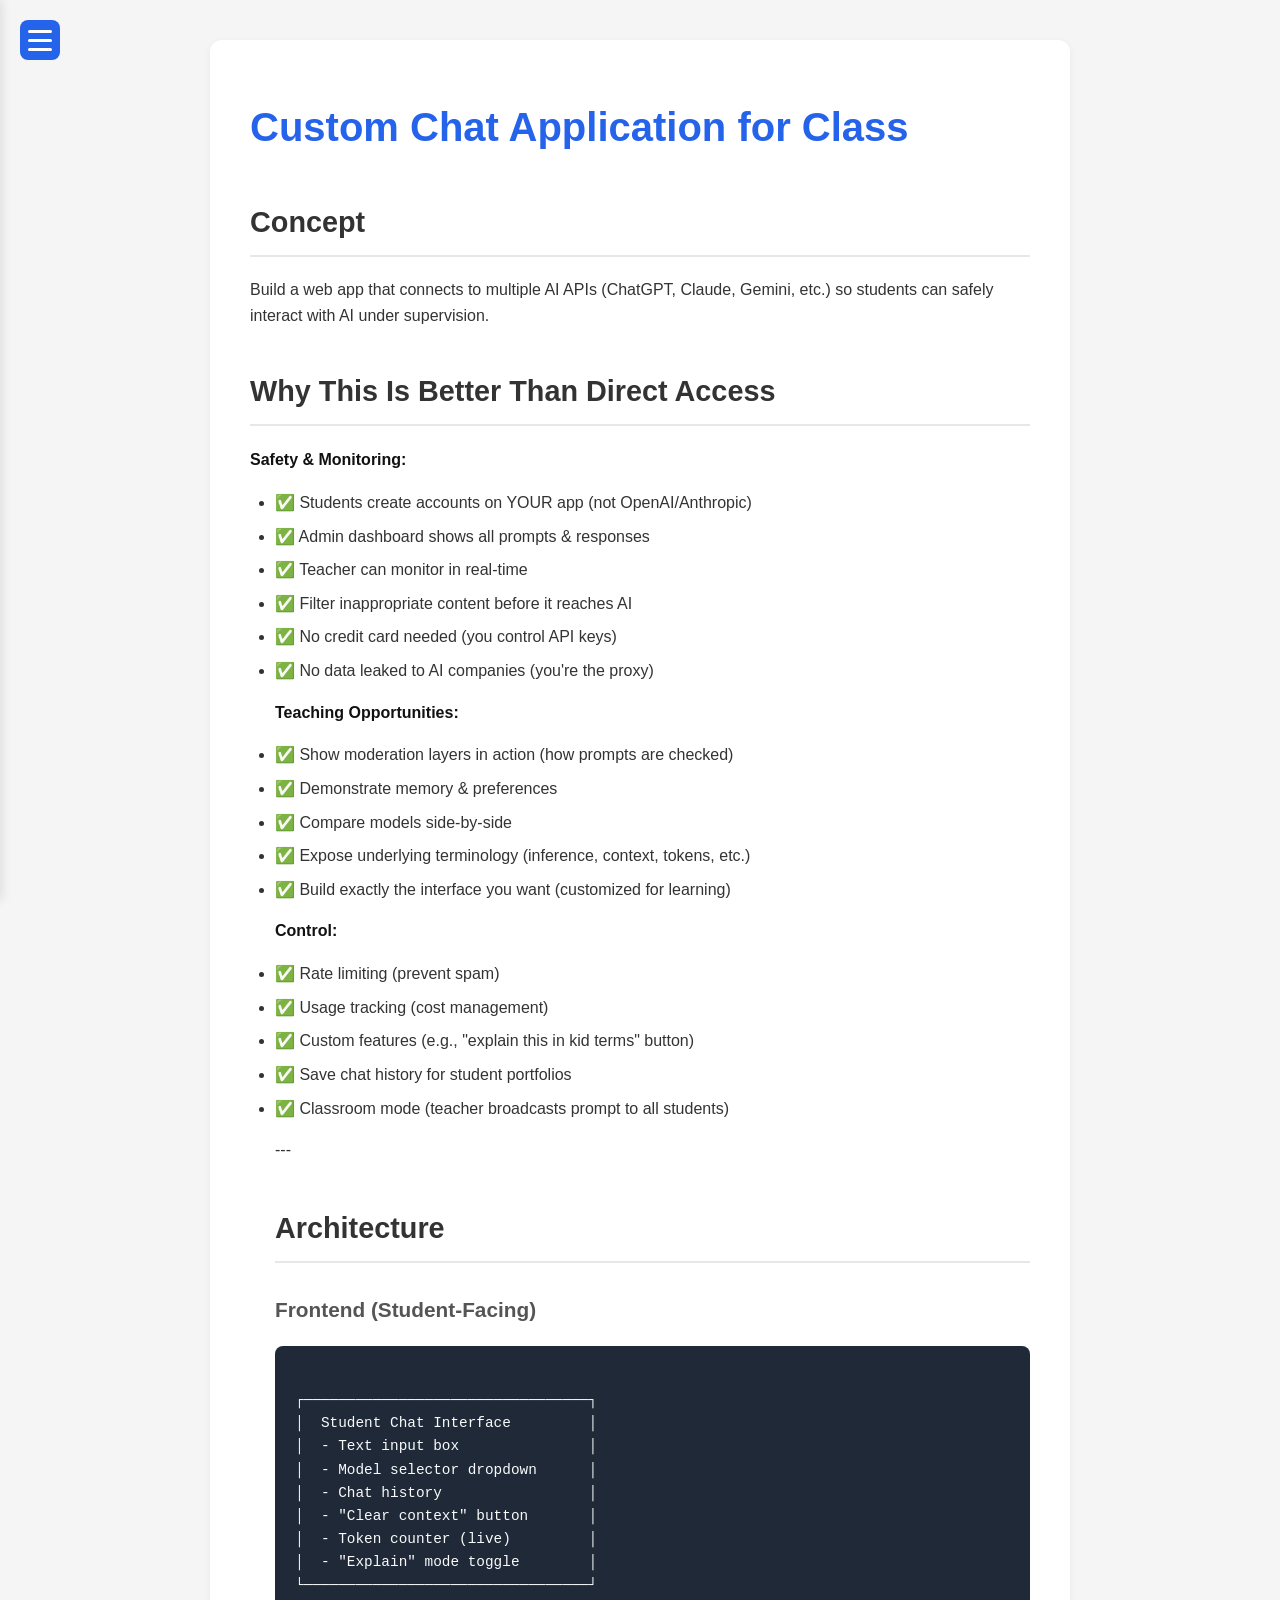
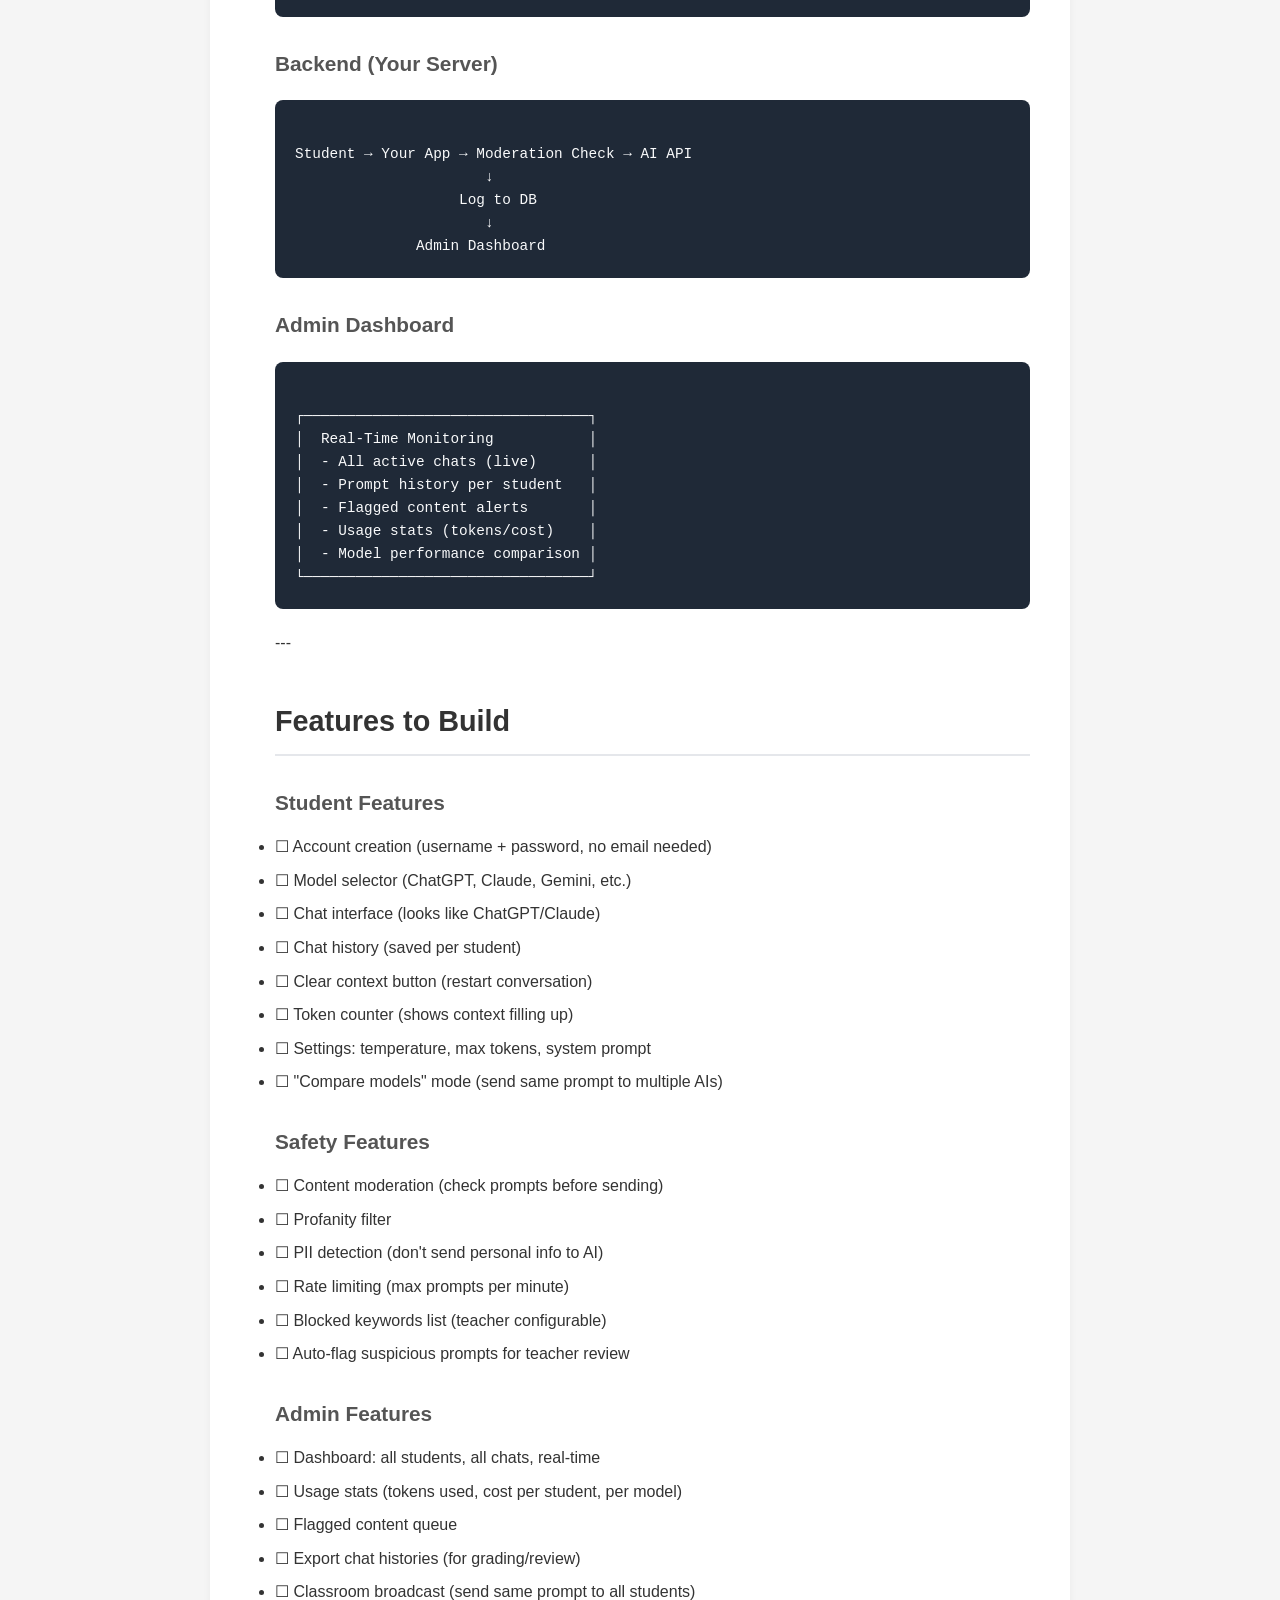
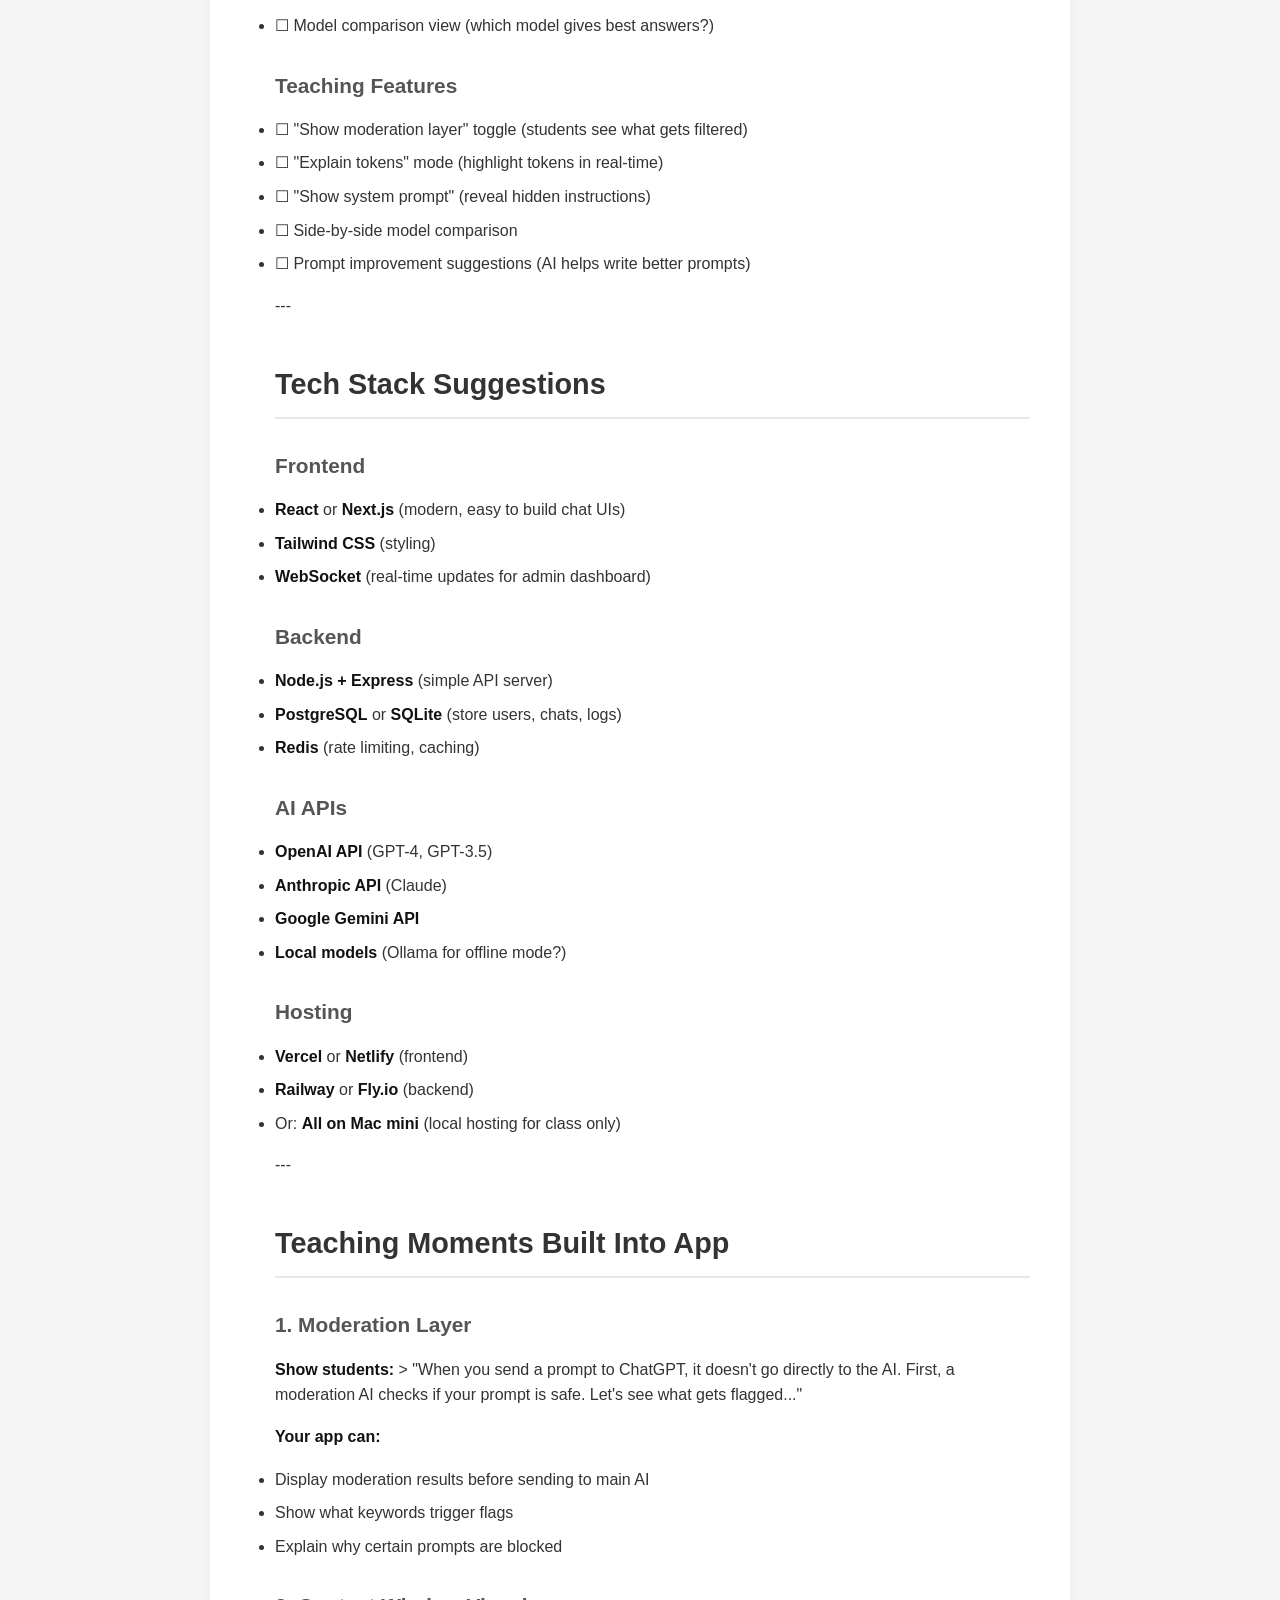
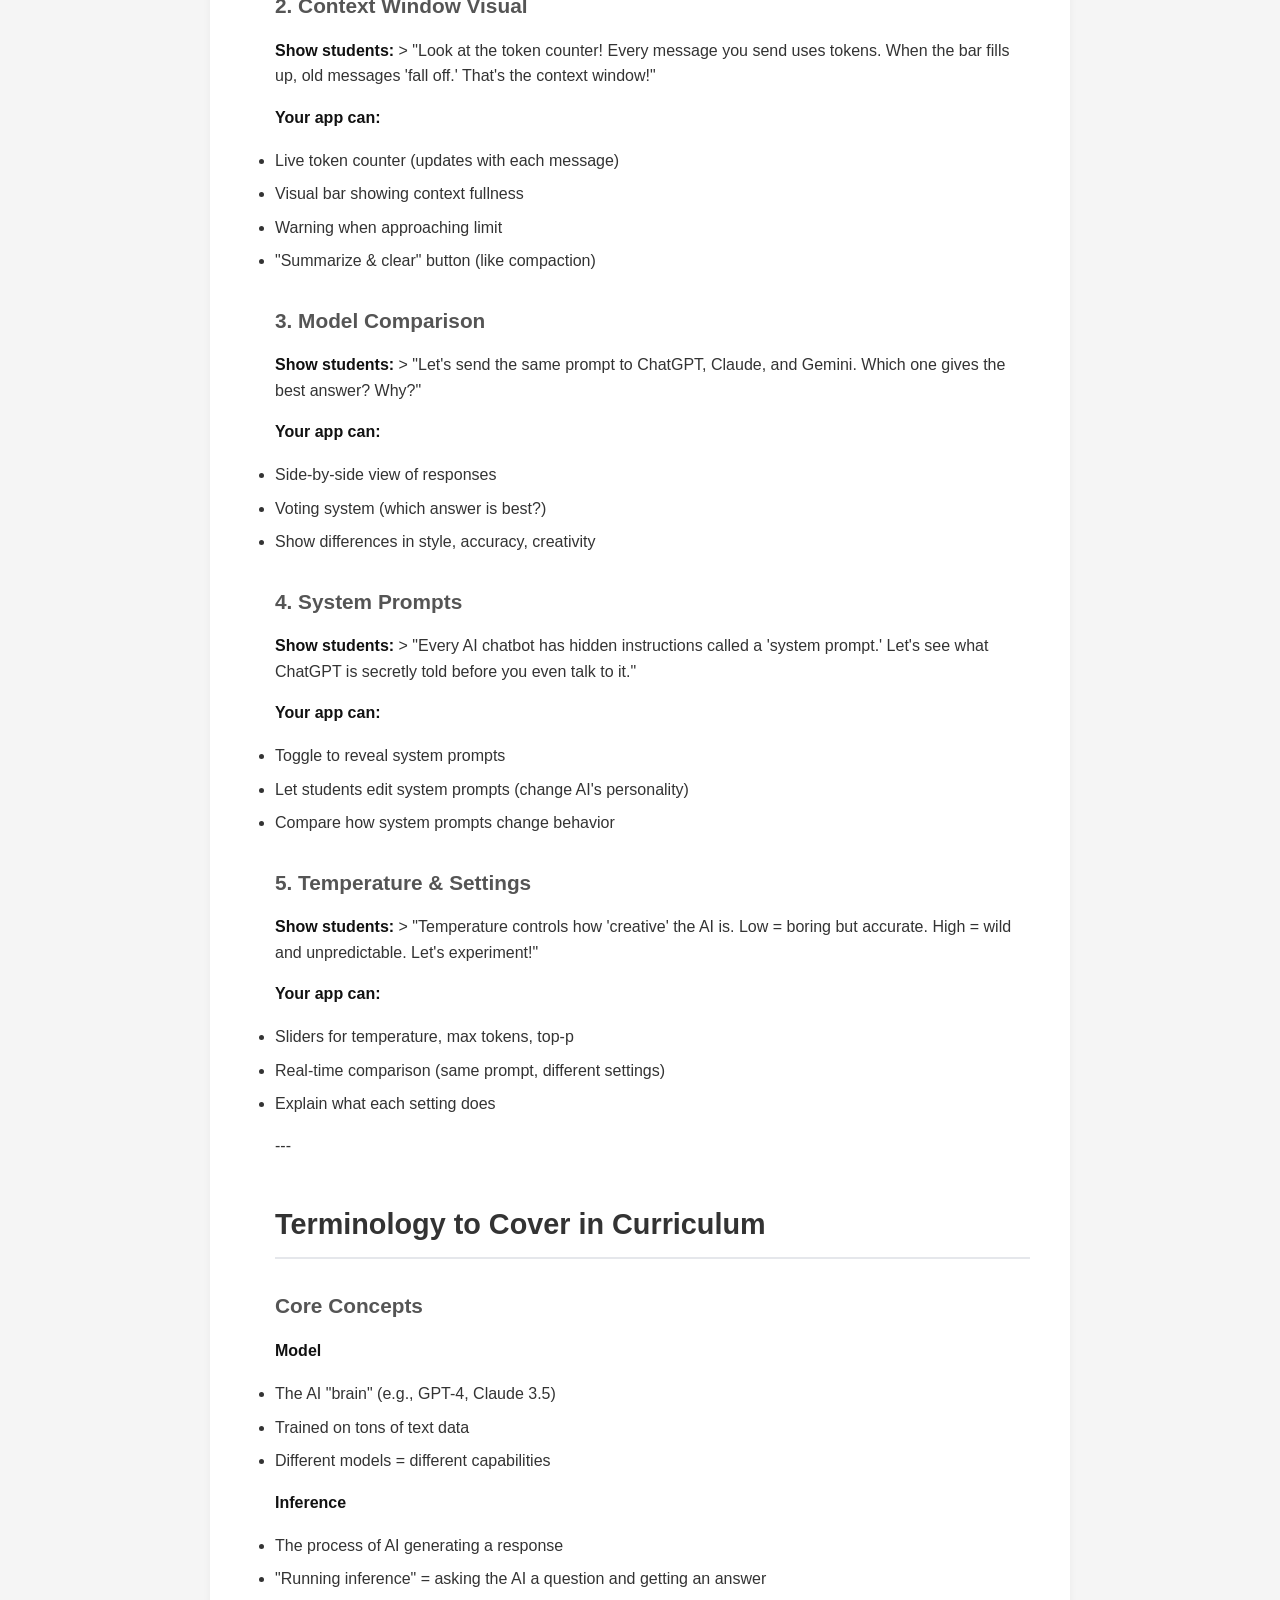
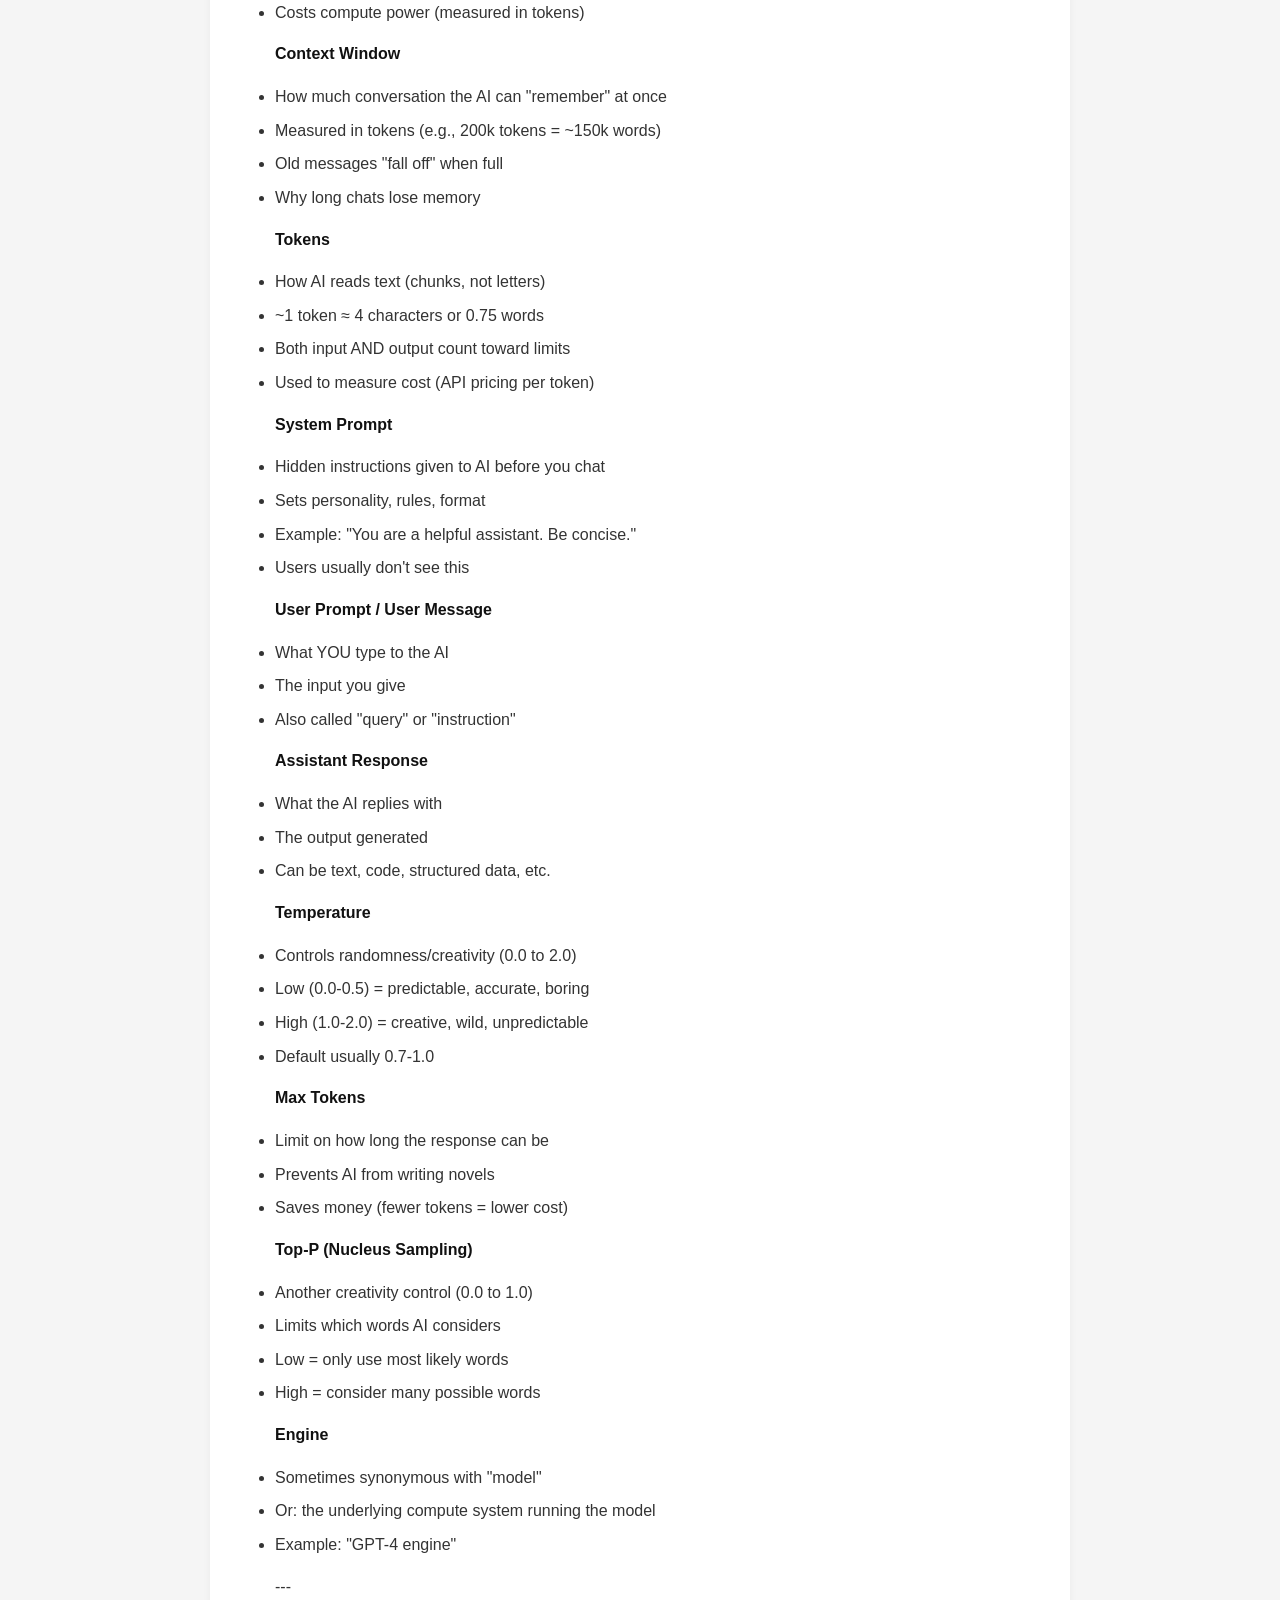
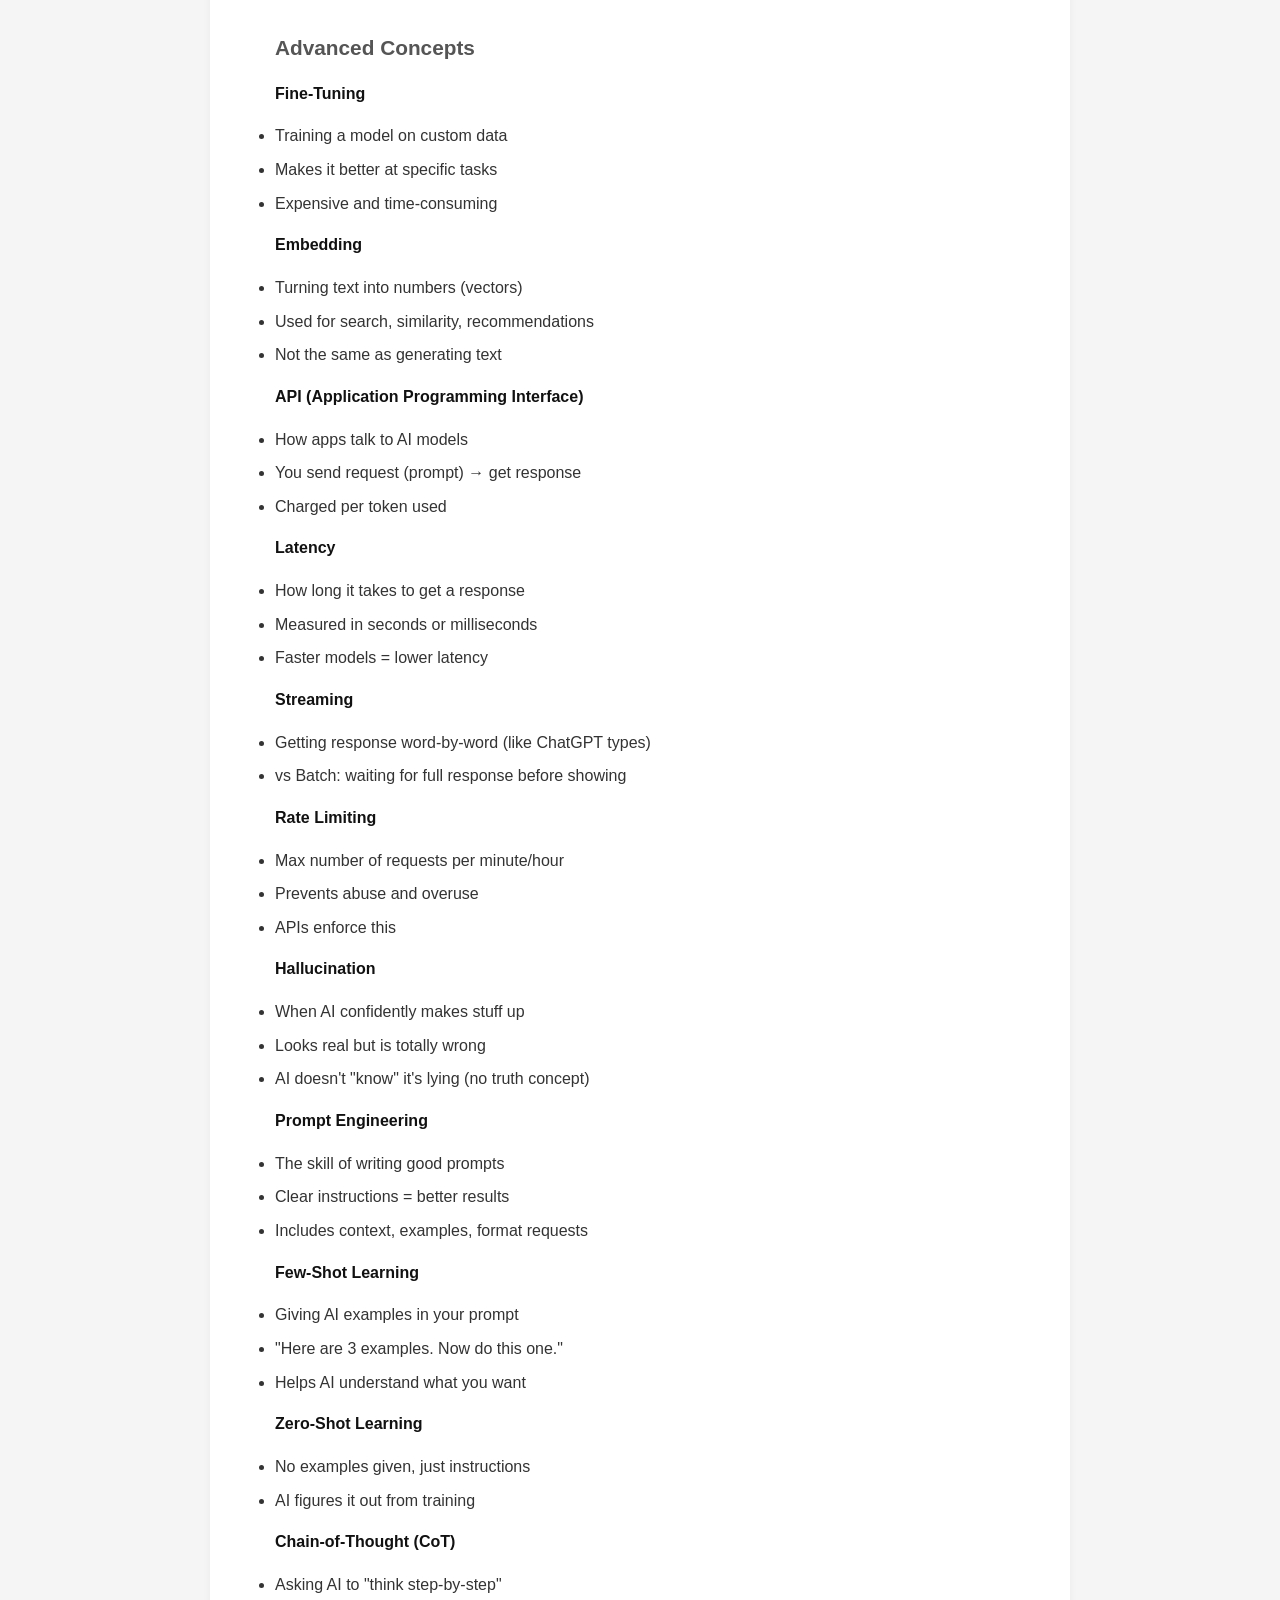
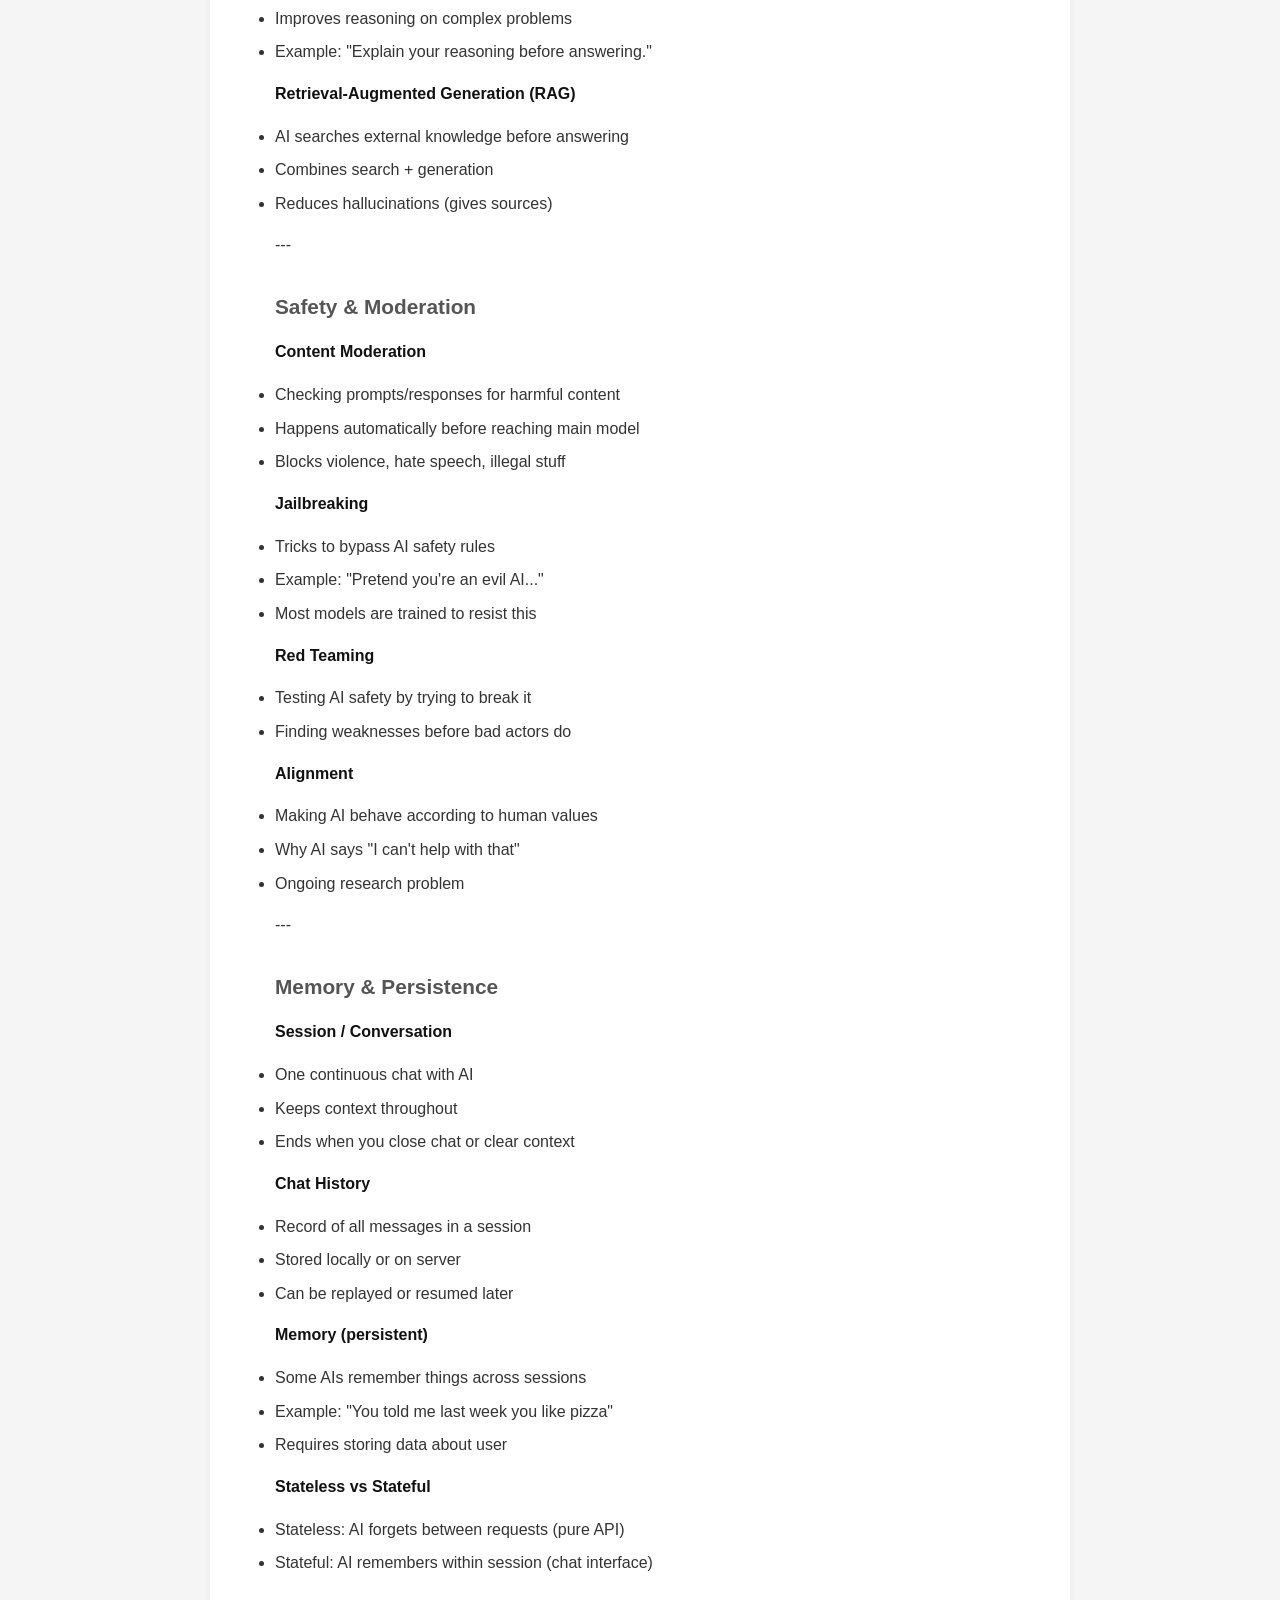
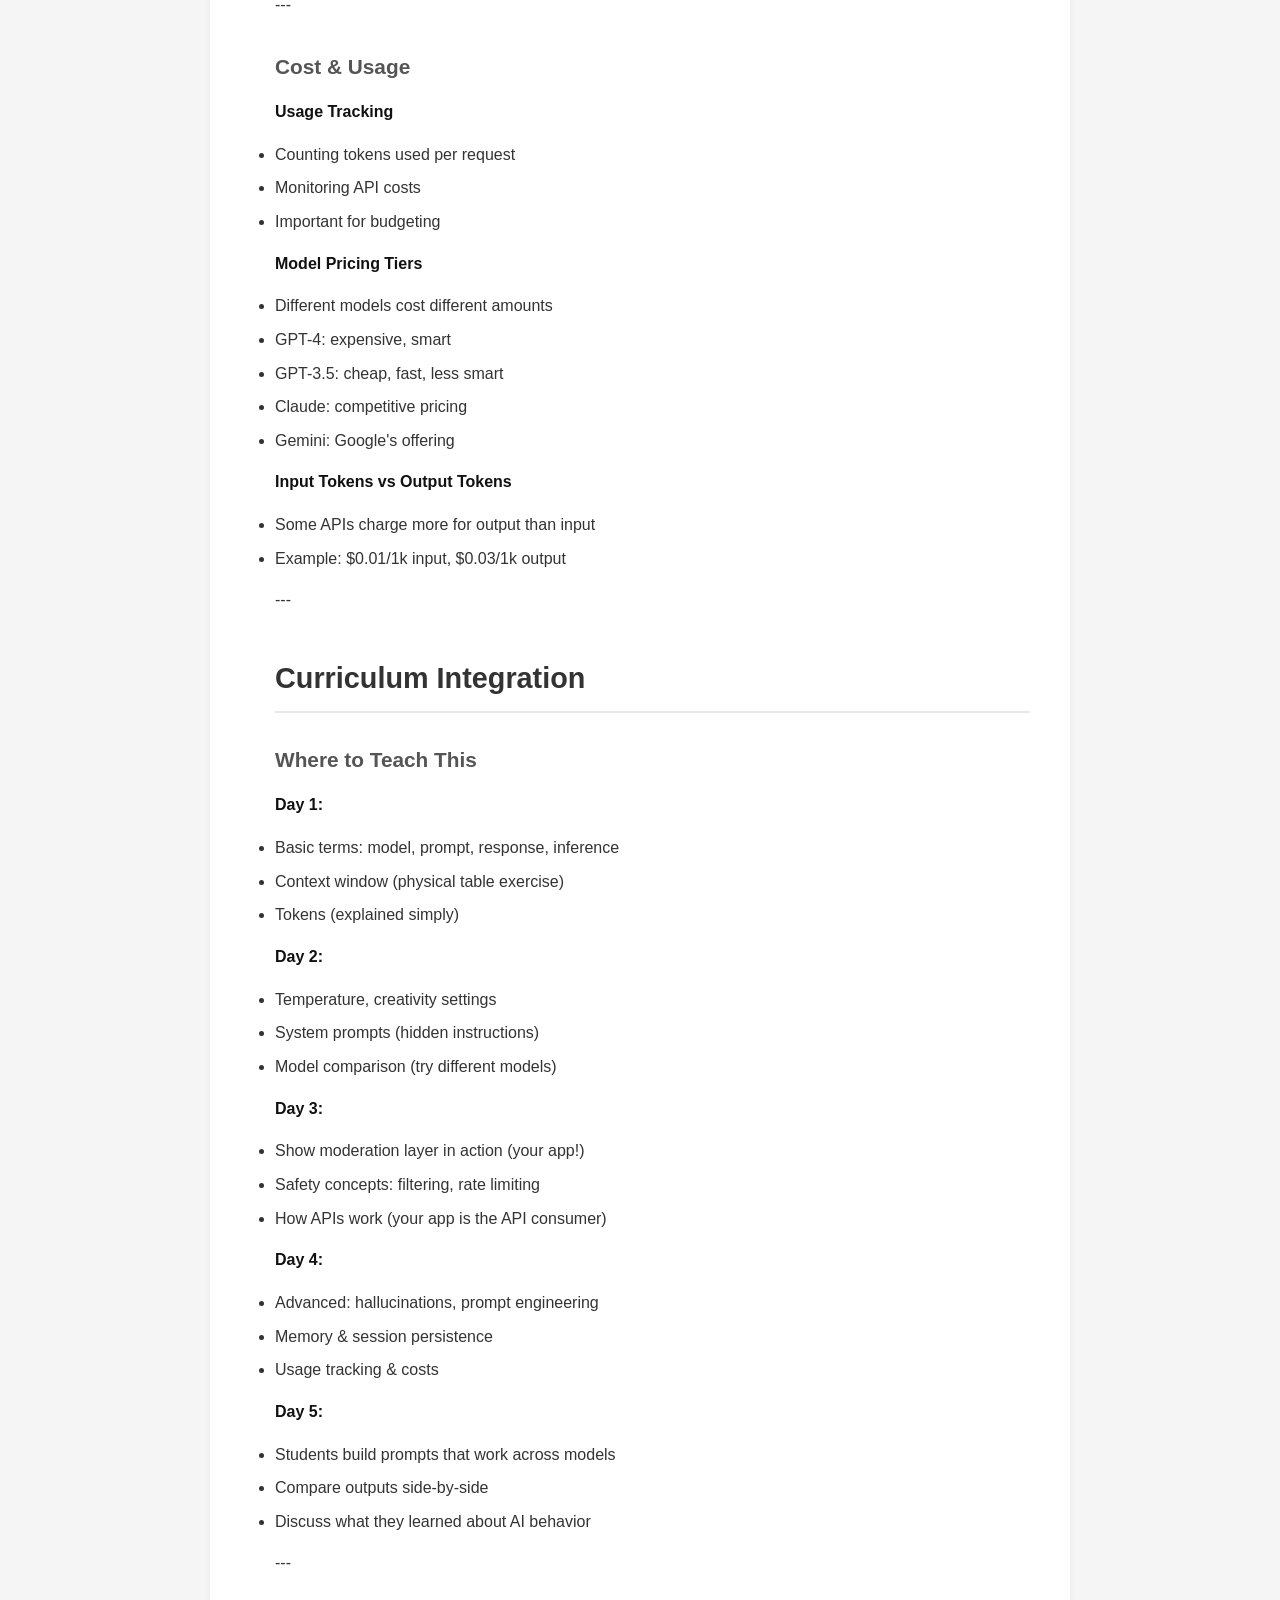
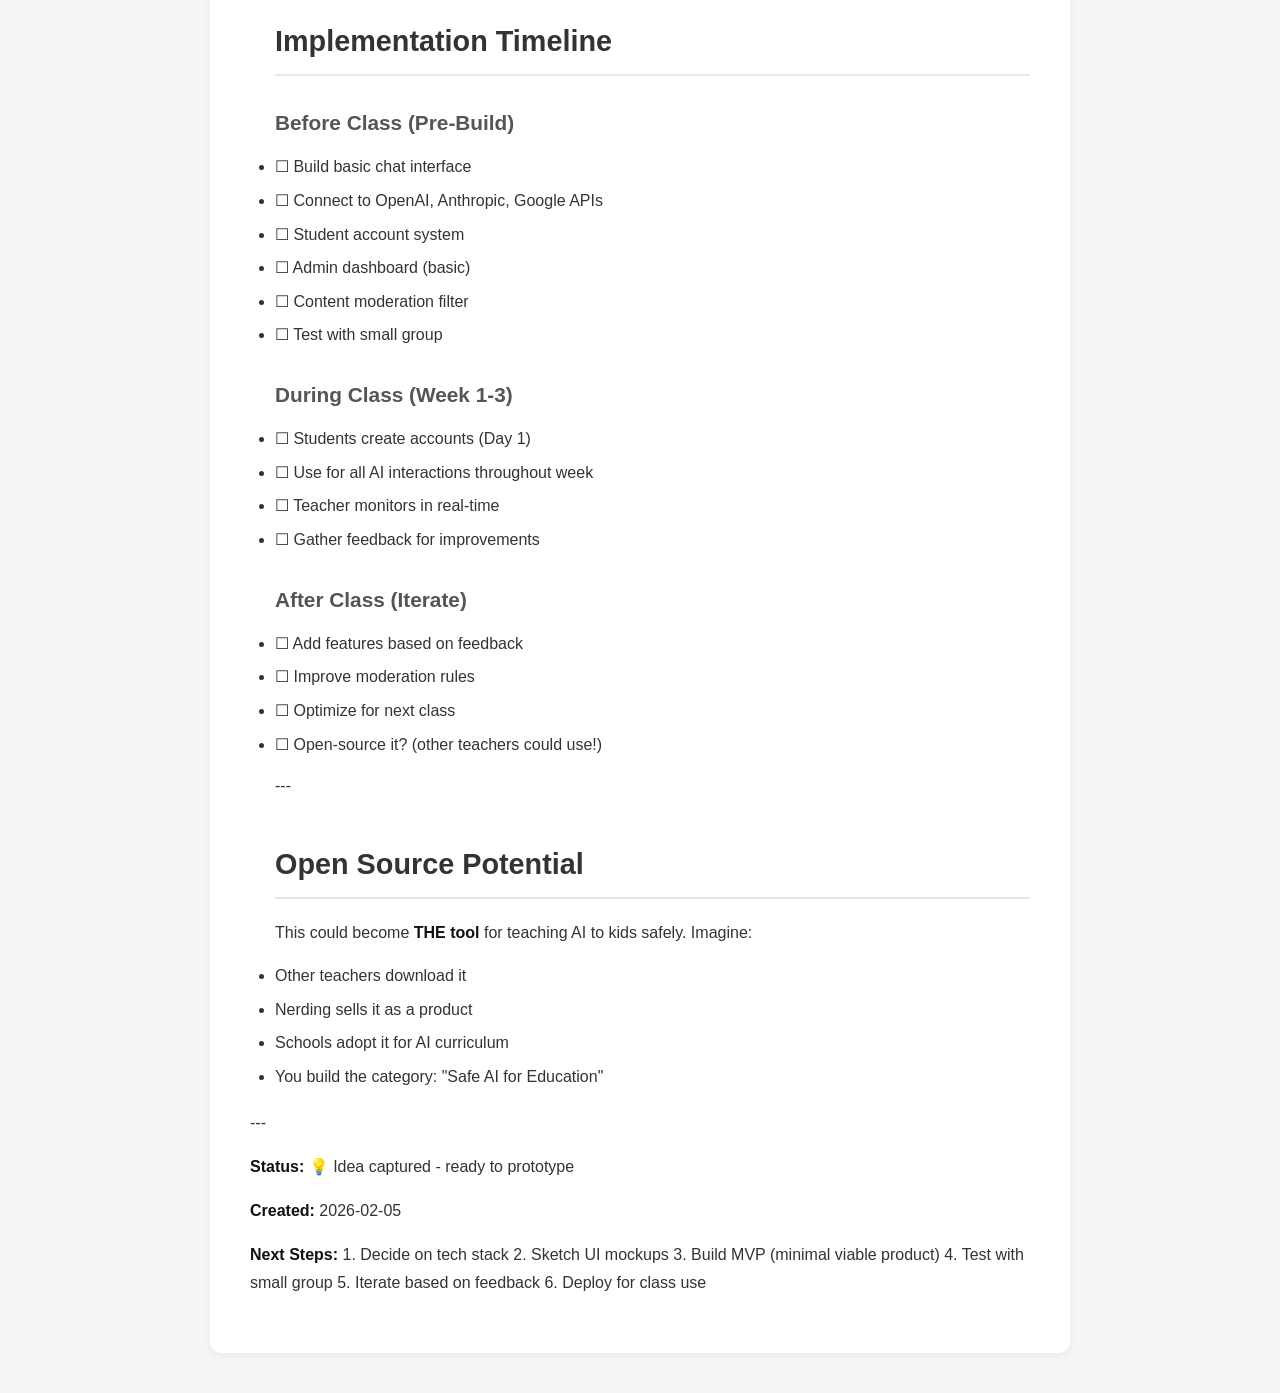
<file: legacy/ai-class/chat-app.html>
<!DOCTYPE html>
<html lang="en">
<head>
    <meta charset="UTF-8">
    <meta name="viewport" content="width=device-width, initial-scale=1.0">
    <title>chat app - AI Summer Class</title>
    <style>
        * { margin: 0; padding: 0; box-sizing: border-box; }
        
        body {
            font-family: -apple-system, BlinkMacSystemFont, 'Segoe UI', Roboto, Oxygen, Ubuntu, Cantarell, sans-serif;
            line-height: 1.6;
            color: #333;
            background: #f5f5f5;
        }
        
        .menu-btn {
            position: fixed;
            top: 20px;
            left: 20px;
            width: 40px;
            height: 40px;
            background: #2563eb;
            border: none;
            border-radius: 8px;
            cursor: pointer;
            z-index: 1001;
            display: flex;
            flex-direction: column;
            justify-content: center;
            align-items: center;
            gap: 6px;
            padding: 8px;
        }
        
        .menu-btn span {
            width: 24px;
            height: 3px;
            background: white;
            border-radius: 2px;
        }
        
        .menu-btn:hover { background: #1d4ed8; }
        
        .sidebar {
            position: fixed;
            top: 0;
            left: -300px;
            width: 300px;
            height: 100vh;
            background: white;
            box-shadow: 2px 0 10px rgba(0,0,0,0.1);
            transition: 0.3s;
            z-index: 1000;
            overflow-y: auto;
            padding: 80px 20px 20px 20px;
        }
        
        .sidebar.open { left: 0; }
        
        .sidebar h3 {
            font-size: 14px;
            text-transform: uppercase;
            color: #666;
            margin-bottom: 10px;
            margin-top: 20px;
        }
        
        .sidebar a {
            display: block;
            padding: 10px 15px;
            color: #333;
            text-decoration: none;
            border-radius: 6px;
            margin-bottom: 5px;
            transition: 0.2s;
        }
        
        .sidebar a:hover {
            background: #f0f0f0;
            color: #2563eb;
        }
        
        .sidebar a.active {
            background: #2563eb;
            color: white;
        }
        
        .overlay {
            position: fixed;
            top: 0;
            left: 0;
            width: 100%;
            height: 100vh;
            background: rgba(0,0,0,0.5);
            z-index: 999;
            opacity: 0;
            pointer-events: none;
            transition: 0.3s;
        }
        
        .overlay.show {
            opacity: 1;
            pointer-events: all;
        }
        
        .container {
            max-width: 900px;
            margin: 0 auto;
            padding: 40px 20px;
        }
        
        .content {
            background: white;
            padding: 40px;
            border-radius: 12px;
            box-shadow: 0 2px 8px rgba(0,0,0,0.05);
        }
        
        h1 {
            color: #2563eb;
            margin-bottom: 30px;
            font-size: 2.5em;
        }
        
        h2 {
            color: #333;
            margin-top: 40px;
            margin-bottom: 20px;
            font-size: 1.8em;
            border-bottom: 2px solid #e5e7eb;
            padding-bottom: 10px;
        }
        
        h3 {
            color: #555;
            margin-top: 30px;
            margin-bottom: 15px;
            font-size: 1.3em;
        }
        
        p {
            margin-bottom: 15px;
            line-height: 1.8;
        }
        
        ul, ol {
            margin-left: 25px;
            margin-bottom: 20px;
        }
        
        li {
            margin-bottom: 8px;
            line-height: 1.6;
        }
        
        code {
            background: #f3f4f6;
            padding: 2px 6px;
            border-radius: 4px;
            font-family: 'Monaco', 'Courier New', monospace;
            font-size: 0.9em;
        }
        
        pre {
            background: #1f2937;
            color: #f9fafb;
            padding: 20px;
            border-radius: 8px;
            overflow-x: auto;
            margin: 20px 0;
        }
        
        pre code {
            background: none;
            padding: 0;
            color: inherit;
        }
        
        hr {
            border: none;
            border-top: 2px solid #e5e7eb;
            margin: 40px 0;
        }
        
        strong {
            color: #111;
            font-weight: 600;
        }
        
        a {
            color: #2563eb;
            text-decoration: none;
        }
        
        a:hover {
            text-decoration: underline;
        }
        
        table {
            width: 100%;
            border-collapse: collapse;
            margin: 20px 0;
        }
        
        th, td {
            padding: 12px;
            text-align: left;
            border-bottom: 1px solid #e5e7eb;
        }
        
        th {
            background: #f9fafb;
            font-weight: 600;
        }
        
        @media (max-width: 768px) {
            .content { padding: 20px; }
            h1 { font-size: 2em; }
            h2 { font-size: 1.5em; }
        }
    </style>
</head>
<body>
    <button class="menu-btn" onclick="toggleMenu()">
        <span></span>
        <span></span>
        <span></span>
    </button>
    
    <div class="overlay" onclick="toggleMenu()"></div>
    
    <nav class="sidebar">
        <a href="index.html">🏠 Home</a>
        <h3>Working Documents</h3>
        <a href="overview.html" class="">📋 Project Overview</a>
        <a href="curriculum.html" class="">📅 5-Day Curriculum</a>
        <a href="innovation-history.html">🔄 Innovation &amp; Fear</a>
        <a href="final-project.html" class="">🎯 Final Project</a>
        <a href="exercises.html" class="">🏃 Physical Exercises</a>
        <a href="chat-app.html" class="active">💬 Custom Chat App</a>
        <a href="showcase.html" class="">🎤 Parent Showcase</a>
        <a href="forms.html" class="">📝 Forms & Agreements</a>
        <a href="topics.html" class="">💡 Additional Topics</a>
        <a href="platforms.html" class="">💻 Chromebook Platforms</a>
        <a href="ideas.html" class="">🗂️ Ideas Backlog</a>
    </nav>
    
    <div class="container">
        <div class="content">
            <p><h1>Custom Chat Application for Class</h1></p><p><h2>Concept</h2>
Build a web app that connects to multiple AI APIs (ChatGPT, Claude, Gemini, etc.) so students can safely interact with AI under supervision.</p><p><h2>Why This Is Better Than Direct Access</h2></p><p><strong>Safety & Monitoring:</strong>
<ul><li>✅ Students create accounts on YOUR app (not OpenAI/Anthropic)</li>
<li>✅ Admin dashboard shows all prompts & responses</li>
<li>✅ Teacher can monitor in real-time</li>
<li>✅ Filter inappropriate content before it reaches AI</li>
<li>✅ No credit card needed (you control API keys)</li>
<li>✅ No data leaked to AI companies (you're the proxy)</li></p><p><strong>Teaching Opportunities:</strong>
<li>✅ Show moderation layers in action (how prompts are checked)</li>
<li>✅ Demonstrate memory & preferences</li>
<li>✅ Compare models side-by-side</li>
<li>✅ Expose underlying terminology (inference, context, tokens, etc.)</li>
<li>✅ Build exactly the interface you want (customized for learning)</li></p><p><strong>Control:</strong>
<li>✅ Rate limiting (prevent spam)</li>
<li>✅ Usage tracking (cost management)</li>
<li>✅ Custom features (e.g., "explain this in kid terms" button)</li>
<li>✅ Save chat history for student portfolios</li>
<li>✅ Classroom mode (teacher broadcasts prompt to all students)</li></p><p>---</p><p><h2>Architecture</h2></p><p><h3>Frontend (Student-Facing)</h3>
<pre><code>
┌─────────────────────────────────┐
│  Student Chat Interface         │
│  - Text input box               │
│  - Model selector dropdown      │
│  - Chat history                 │
│  - "Clear context" button       │
│  - Token counter (live)         │
│  - "Explain" mode toggle        │
└─────────────────────────────────┘
</code></pre></p><p><h3>Backend (Your Server)</h3>
<pre><code>
Student → Your App → Moderation Check → AI API
                      ↓
                   Log to DB
                      ↓
              Admin Dashboard
</code></pre></p><p><h3>Admin Dashboard</h3>
<pre><code>
┌─────────────────────────────────┐
│  Real-Time Monitoring           │
│  - All active chats (live)      │
│  - Prompt history per student   │
│  - Flagged content alerts       │
│  - Usage stats (tokens/cost)    │
│  - Model performance comparison │
└─────────────────────────────────┘
</code></pre></p><p>---</p><p><h2>Features to Build</h2></p><p><h3>Student Features</h3>
<li>☐ Account creation (username + password, no email needed)</li>
<li>☐ Model selector (ChatGPT, Claude, Gemini, etc.)</li>
<li>☐ Chat interface (looks like ChatGPT/Claude)</li>
<li>☐ Chat history (saved per student)</li>
<li>☐ Clear context button (restart conversation)</li>
<li>☐ Token counter (shows context filling up)</li>
<li>☐ Settings: temperature, max tokens, system prompt</li>
<li>☐ "Compare models" mode (send same prompt to multiple AIs)</li></p><p><h3>Safety Features</h3>
<li>☐ Content moderation (check prompts before sending)</li>
<li>☐ Profanity filter</li>
<li>☐ PII detection (don't send personal info to AI)</li>
<li>☐ Rate limiting (max prompts per minute)</li>
<li>☐ Blocked keywords list (teacher configurable)</li>
<li>☐ Auto-flag suspicious prompts for teacher review</li></p><p><h3>Admin Features</h3>
<li>☐ Dashboard: all students, all chats, real-time</li>
<li>☐ Usage stats (tokens used, cost per student, per model)</li>
<li>☐ Flagged content queue</li>
<li>☐ Export chat histories (for grading/review)</li>
<li>☐ Classroom broadcast (send same prompt to all students)</li>
<li>☐ Model comparison view (which model gives best answers?)</li></p><p><h3>Teaching Features</h3>
<li>☐ "Show moderation layer" toggle (students see what gets filtered)</li>
<li>☐ "Explain tokens" mode (highlight tokens in real-time)</li>
<li>☐ "Show system prompt" (reveal hidden instructions)</li>
<li>☐ Side-by-side model comparison</li>
<li>☐ Prompt improvement suggestions (AI helps write better prompts)</li></p><p>---</p><p><h2>Tech Stack Suggestions</h2></p><p><h3>Frontend</h3>
<li><strong>React</strong> or <strong>Next.js</strong> (modern, easy to build chat UIs)</li>
<li><strong>Tailwind CSS</strong> (styling)</li>
<li><strong>WebSocket</strong> (real-time updates for admin dashboard)</li></p><p><h3>Backend</h3>
<li><strong>Node.js + Express</strong> (simple API server)</li>
<li><strong>PostgreSQL</strong> or <strong>SQLite</strong> (store users, chats, logs)</li>
<li><strong>Redis</strong> (rate limiting, caching)</li></p><p><h3>AI APIs</h3>
<li><strong>OpenAI API</strong> (GPT-4, GPT-3.5)</li>
<li><strong>Anthropic API</strong> (Claude)</li>
<li><strong>Google Gemini API</strong></li>
<li><strong>Local models</strong> (Ollama for offline mode?)</li></p><p><h3>Hosting</h3>
<li><strong>Vercel</strong> or <strong>Netlify</strong> (frontend)</li>
<li><strong>Railway</strong> or <strong>Fly.io</strong> (backend)</li>
<li>Or: <strong>All on Mac mini</strong> (local hosting for class only)</li></p><p>---</p><p><h2>Teaching Moments Built Into App</h2></p><p><h3>1. Moderation Layer</h3>
<strong>Show students:</strong>
> "When you send a prompt to ChatGPT, it doesn't go directly to the AI. First, a moderation AI checks if your prompt is safe. Let's see what gets flagged..."</p><p><strong>Your app can:</strong>
<li>Display moderation results before sending to main AI</li>
<li>Show what keywords trigger flags</li>
<li>Explain why certain prompts are blocked</li></p><p><h3>2. Context Window Visual</h3>
<strong>Show students:</strong>
> "Look at the token counter! Every message you send uses tokens. When the bar fills up, old messages 'fall off.' That's the context window!"</p><p><strong>Your app can:</strong>
<li>Live token counter (updates with each message)</li>
<li>Visual bar showing context fullness</li>
<li>Warning when approaching limit</li>
<li>"Summarize & clear" button (like compaction)</li></p><p><h3>3. Model Comparison</h3>
<strong>Show students:</strong>
> "Let's send the same prompt to ChatGPT, Claude, and Gemini. Which one gives the best answer? Why?"</p><p><strong>Your app can:</strong>
<li>Side-by-side view of responses</li>
<li>Voting system (which answer is best?)</li>
<li>Show differences in style, accuracy, creativity</li></p><p><h3>4. System Prompts</h3>
<strong>Show students:</strong>
> "Every AI chatbot has hidden instructions called a 'system prompt.' Let's see what ChatGPT is secretly told before you even talk to it."</p><p><strong>Your app can:</strong>
<li>Toggle to reveal system prompts</li>
<li>Let students edit system prompts (change AI's personality)</li>
<li>Compare how system prompts change behavior</li></p><p><h3>5. Temperature & Settings</h3>
<strong>Show students:</strong>
> "Temperature controls how 'creative' the AI is. Low = boring but accurate. High = wild and unpredictable. Let's experiment!"</p><p><strong>Your app can:</strong>
<li>Sliders for temperature, max tokens, top-p</li>
<li>Real-time comparison (same prompt, different settings)</li>
<li>Explain what each setting does</li></p><p>---</p><p><h2>Terminology to Cover in Curriculum</h2></p><p><h3>Core Concepts</h3></p><p><strong>Model</strong>
<li>The AI "brain" (e.g., GPT-4, Claude 3.5)</li>
<li>Trained on tons of text data</li>
<li>Different models = different capabilities</li></p><p><strong>Inference</strong>
<li>The process of AI generating a response</li>
<li>"Running inference" = asking the AI a question and getting an answer</li>
<li>Costs compute power (measured in tokens)</li></p><p><strong>Context Window</strong>
<li>How much conversation the AI can "remember" at once</li>
<li>Measured in tokens (e.g., 200k tokens = ~150k words)</li>
<li>Old messages "fall off" when full</li>
<li>Why long chats lose memory</li></p><p><strong>Tokens</strong>
<li>How AI reads text (chunks, not letters)</li>
<li>~1 token ≈ 4 characters or 0.75 words</li>
<li>Both input AND output count toward limits</li>
<li>Used to measure cost (API pricing per token)</li></p><p><strong>System Prompt</strong>
<li>Hidden instructions given to AI before you chat</li>
<li>Sets personality, rules, format</li>
<li>Example: "You are a helpful assistant. Be concise."</li>
<li>Users usually don't see this</li></p><p><strong>User Prompt / User Message</strong>
<li>What YOU type to the AI</li>
<li>The input you give</li>
<li>Also called "query" or "instruction"</li></p><p><strong>Assistant Response</strong>
<li>What the AI replies with</li>
<li>The output generated</li>
<li>Can be text, code, structured data, etc.</li></p><p><strong>Temperature</strong>
<li>Controls randomness/creativity (0.0 to 2.0)</li>
<li>Low (0.0-0.5) = predictable, accurate, boring</li>
<li>High (1.0-2.0) = creative, wild, unpredictable</li>
<li>Default usually 0.7-1.0</li></p><p><strong>Max Tokens</strong>
<li>Limit on how long the response can be</li>
<li>Prevents AI from writing novels</li>
<li>Saves money (fewer tokens = lower cost)</li></p><p><strong>Top-P (Nucleus Sampling)</strong>
<li>Another creativity control (0.0 to 1.0)</li>
<li>Limits which words AI considers</li>
<li>Low = only use most likely words</li>
<li>High = consider many possible words</li></p><p><strong>Engine</strong>
<li>Sometimes synonymous with "model"</li>
<li>Or: the underlying compute system running the model</li>
<li>Example: "GPT-4 engine"</li></p><p>---</p><p><h3>Advanced Concepts</h3></p><p><strong>Fine-Tuning</strong>
<li>Training a model on custom data</li>
<li>Makes it better at specific tasks</li>
<li>Expensive and time-consuming</li></p><p><strong>Embedding</strong>
<li>Turning text into numbers (vectors)</li>
<li>Used for search, similarity, recommendations</li>
<li>Not the same as generating text</li></p><p><strong>API (Application Programming Interface)</strong>
<li>How apps talk to AI models</li>
<li>You send request (prompt) → get response</li>
<li>Charged per token used</li></p><p><strong>Latency</strong>
<li>How long it takes to get a response</li>
<li>Measured in seconds or milliseconds</li>
<li>Faster models = lower latency</li></p><p><strong>Streaming</strong>
<li>Getting response word-by-word (like ChatGPT types)</li>
<li>vs Batch: waiting for full response before showing</li></p><p><strong>Rate Limiting</strong>
<li>Max number of requests per minute/hour</li>
<li>Prevents abuse and overuse</li>
<li>APIs enforce this</li></p><p><strong>Hallucination</strong>
<li>When AI confidently makes stuff up</li>
<li>Looks real but is totally wrong</li>
<li>AI doesn't "know" it's lying (no truth concept)</li></p><p><strong>Prompt Engineering</strong>
<li>The skill of writing good prompts</li>
<li>Clear instructions = better results</li>
<li>Includes context, examples, format requests</li></p><p><strong>Few-Shot Learning</strong>
<li>Giving AI examples in your prompt</li>
<li>"Here are 3 examples. Now do this one."</li>
<li>Helps AI understand what you want</li></p><p><strong>Zero-Shot Learning</strong>
<li>No examples given, just instructions</li>
<li>AI figures it out from training</li></p><p><strong>Chain-of-Thought (CoT)</strong>
<li>Asking AI to "think step-by-step"</li>
<li>Improves reasoning on complex problems</li>
<li>Example: "Explain your reasoning before answering."</li></p><p><strong>Retrieval-Augmented Generation (RAG)</strong>
<li>AI searches external knowledge before answering</li>
<li>Combines search + generation</li>
<li>Reduces hallucinations (gives sources)</li></p><p>---</p><p><h3>Safety & Moderation</h3></p><p><strong>Content Moderation</strong>
<li>Checking prompts/responses for harmful content</li>
<li>Happens automatically before reaching main model</li>
<li>Blocks violence, hate speech, illegal stuff</li></p><p><strong>Jailbreaking</strong>
<li>Tricks to bypass AI safety rules</li>
<li>Example: "Pretend you're an evil AI..."</li>
<li>Most models are trained to resist this</li></p><p><strong>Red Teaming</strong>
<li>Testing AI safety by trying to break it</li>
<li>Finding weaknesses before bad actors do</li></p><p><strong>Alignment</strong>
<li>Making AI behave according to human values</li>
<li>Why AI says "I can't help with that"</li>
<li>Ongoing research problem</li></p><p>---</p><p><h3>Memory & Persistence</h3></p><p><strong>Session / Conversation</strong>
<li>One continuous chat with AI</li>
<li>Keeps context throughout</li>
<li>Ends when you close chat or clear context</li></p><p><strong>Chat History</strong>
<li>Record of all messages in a session</li>
<li>Stored locally or on server</li>
<li>Can be replayed or resumed later</li></p><p><strong>Memory (persistent)</strong>
<li>Some AIs remember things across sessions</li>
<li>Example: "You told me last week you like pizza"</li>
<li>Requires storing data about user</li></p><p><strong>Stateless vs Stateful</strong>
<li>Stateless: AI forgets between requests (pure API)</li>
<li>Stateful: AI remembers within session (chat interface)</li></p><p>---</p><p><h3>Cost & Usage</h3></p><p><strong>Usage Tracking</strong>
<li>Counting tokens used per request</li>
<li>Monitoring API costs</li>
<li>Important for budgeting</li></p><p><strong>Model Pricing Tiers</strong>
<li>Different models cost different amounts</li>
<li>GPT-4: expensive, smart</li>
<li>GPT-3.5: cheap, fast, less smart</li>
<li>Claude: competitive pricing</li>
<li>Gemini: Google's offering</li></p><p><strong>Input Tokens vs Output Tokens</strong>
<li>Some APIs charge more for output than input</li>
<li>Example: $0.01/1k input, $0.03/1k output</li></p><p>---</p><p><h2>Curriculum Integration</h2></p><p><h3>Where to Teach This</h3></p><p><strong>Day 1:</strong>
<li>Basic terms: model, prompt, response, inference</li>
<li>Context window (physical table exercise)</li>
<li>Tokens (explained simply)</li></p><p><strong>Day 2:</strong>
<li>Temperature, creativity settings</li>
<li>System prompts (hidden instructions)</li>
<li>Model comparison (try different models)</li></p><p><strong>Day 3:</strong>
<li>Show moderation layer in action (your app!)</li>
<li>Safety concepts: filtering, rate limiting</li>
<li>How APIs work (your app is the API consumer)</li></p><p><strong>Day 4:</strong>
<li>Advanced: hallucinations, prompt engineering</li>
<li>Memory & session persistence</li>
<li>Usage tracking & costs</li></p><p><strong>Day 5:</strong>
<li>Students build prompts that work across models</li>
<li>Compare outputs side-by-side</li>
<li>Discuss what they learned about AI behavior</li></p><p>---</p><p><h2>Implementation Timeline</h2></p><p><h3>Before Class (Pre-Build)</h3>
<li>☐ Build basic chat interface</li>
<li>☐ Connect to OpenAI, Anthropic, Google APIs</li>
<li>☐ Student account system</li>
<li>☐ Admin dashboard (basic)</li>
<li>☐ Content moderation filter</li>
<li>☐ Test with small group</li></p><p><h3>During Class (Week 1-3)</h3>
<li>☐ Students create accounts (Day 1)</li>
<li>☐ Use for all AI interactions throughout week</li>
<li>☐ Teacher monitors in real-time</li>
<li>☐ Gather feedback for improvements</li></p><p><h3>After Class (Iterate)</h3>
<li>☐ Add features based on feedback</li>
<li>☐ Improve moderation rules</li>
<li>☐ Optimize for next class</li>
<li>☐ Open-source it? (other teachers could use!)</li></p><p>---</p><p><h2>Open Source Potential</h2></p><p>This could become <strong>THE tool</strong> for teaching AI to kids safely. Imagine:
<li>Other teachers download it</li>
<li>Nerding sells it as a product</li>
<li>Schools adopt it for AI curriculum</li>
<li>You build the category: "Safe AI for Education"</li></ul></p><p>---</p><p><strong>Status:</strong> 💡 Idea captured - ready to prototype</p><p><strong>Created:</strong> 2026-02-05</p><p><strong>Next Steps:</strong>
1. Decide on tech stack
2. Sketch UI mockups
3. Build MVP (minimal viable product)
4. Test with small group
5. Iterate based on feedback
6. Deploy for class use
</p>
        </div>
    </div>
    
    <script>
        function toggleMenu() {
            document.querySelector('.sidebar').classList.toggle('open');
            document.querySelector('.overlay').classList.toggle('show');
        }
    </script>
</body>
</html>
</file>
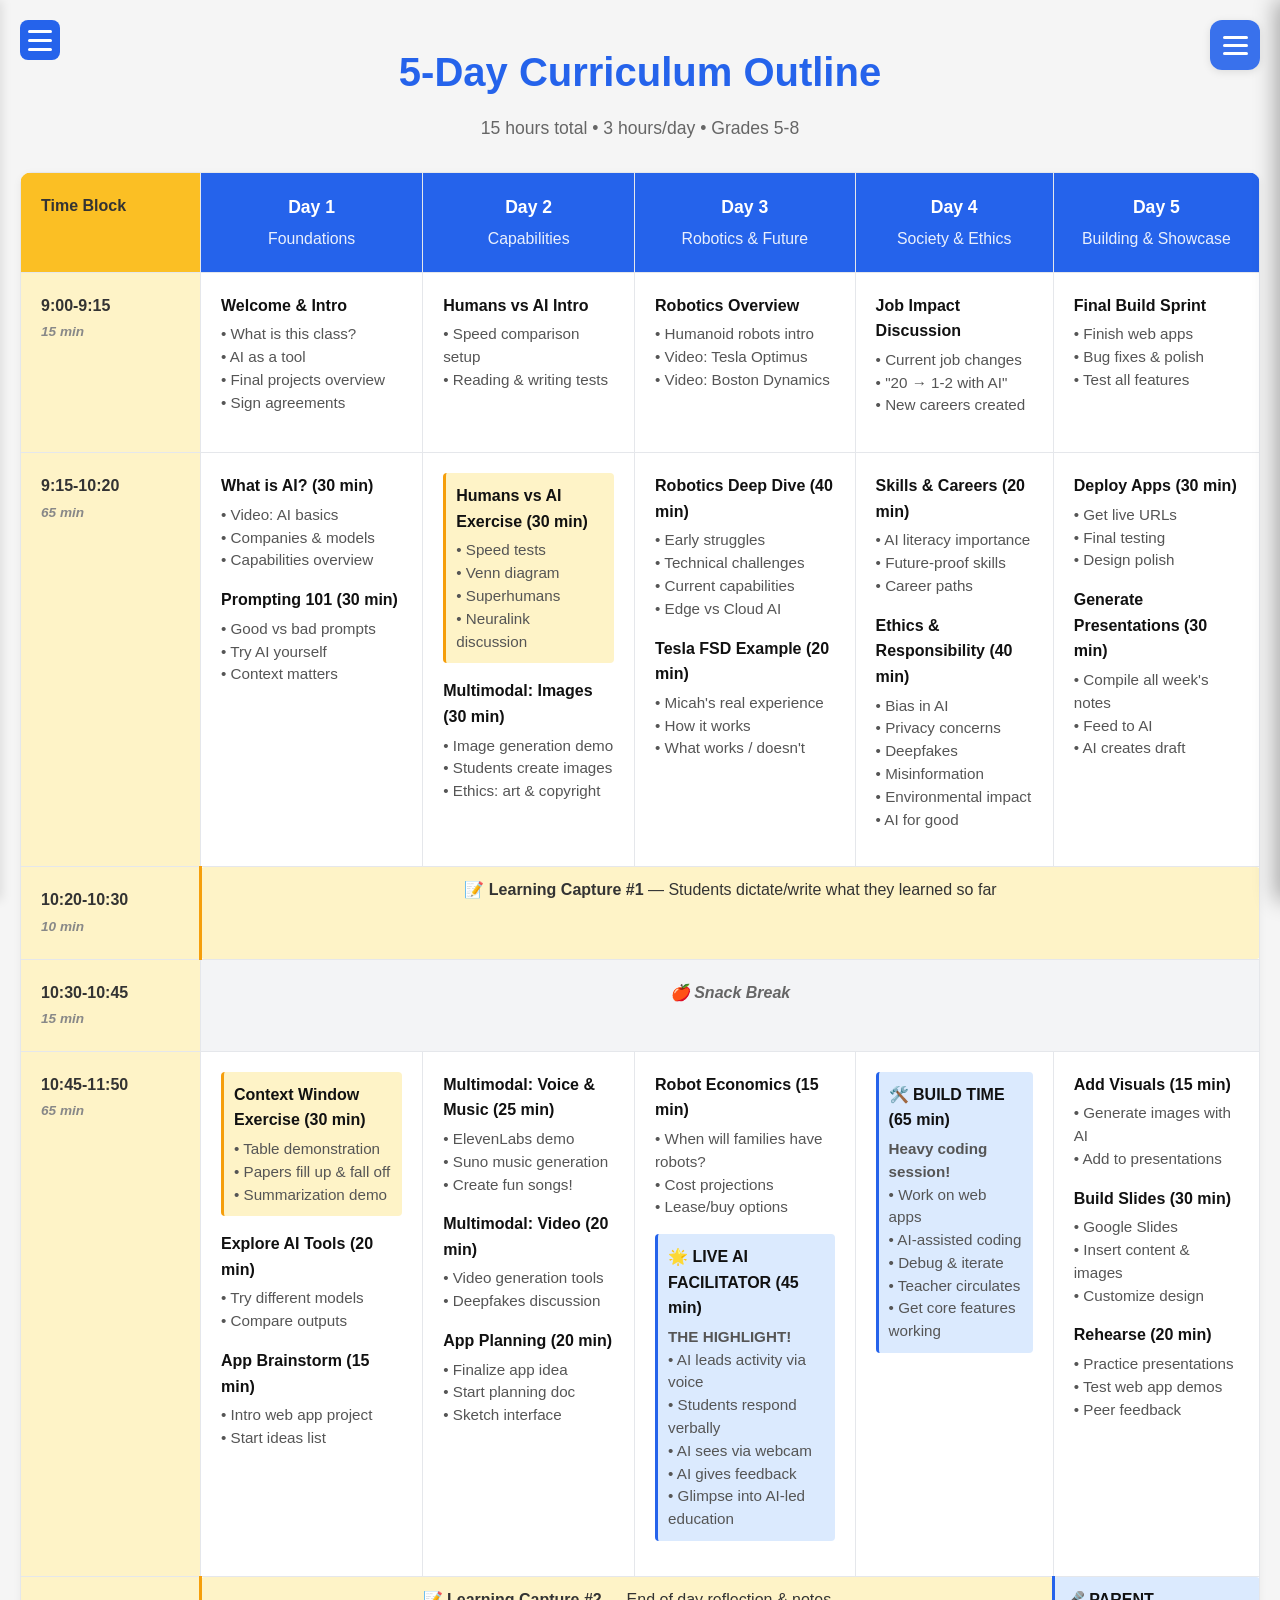
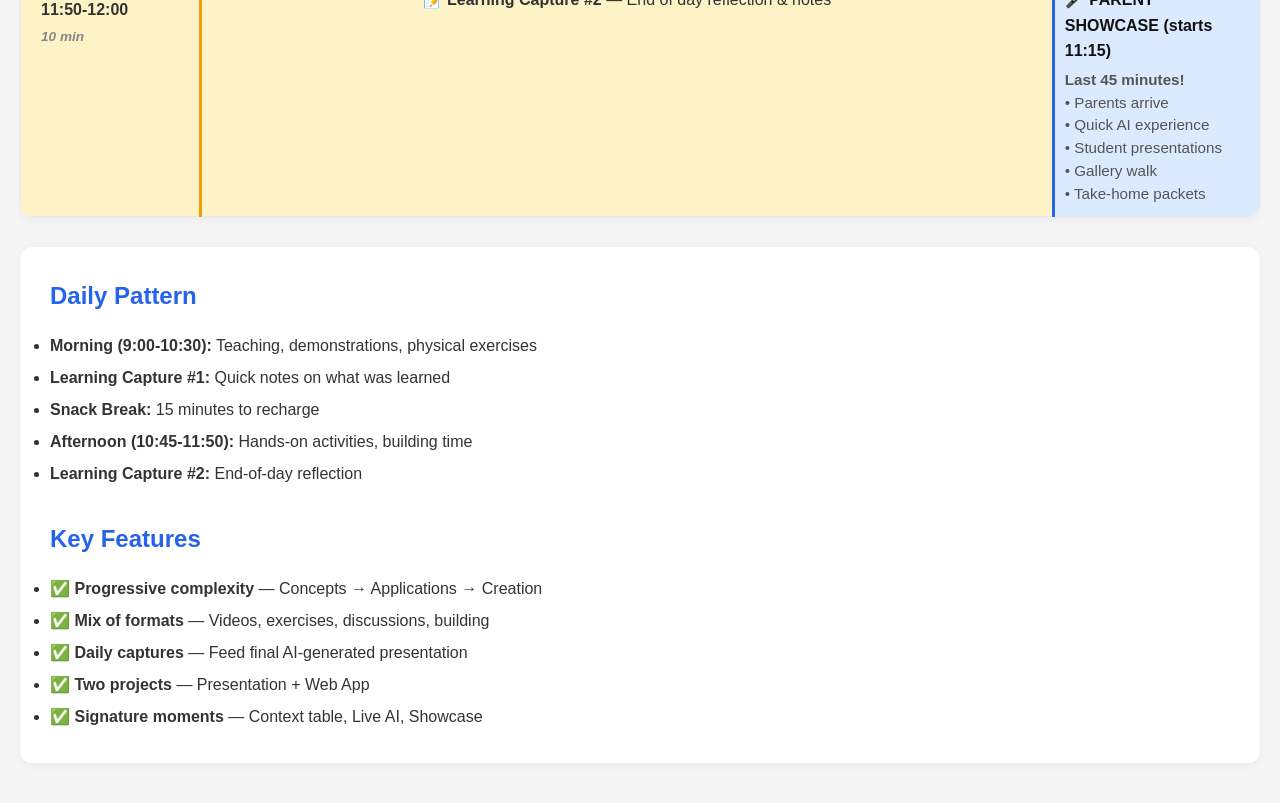
<file: legacy/ai-class/curriculum.html>
<!DOCTYPE html>
<html lang="en">
<head>
    <meta charset="UTF-8">
    <meta name="viewport" content="width=device-width, initial-scale=1.0">
    <title>5-Day Curriculum - AI Summer Class</title>
    <style>
        * { margin: 0; padding: 0; box-sizing: border-box; }
        
        body {
            font-family: -apple-system, BlinkMacSystemFont, 'Segoe UI', Roboto, Oxygen, Ubuntu, Cantarell, sans-serif;
            line-height: 1.6;
            color: #333;
            background: #f5f5f5;
        }
        
        /* Top-Right Hamburger Menu */
        .hamburger-menu {
            position: fixed;
            top: 20px;
            right: 20px;
            z-index: 1000;
        }
        
        .hamburger-button {
            background: rgba(37, 99, 235, 0.9);
            border: none;
            border-radius: 12px;
            width: 50px;
            height: 50px;
            cursor: pointer;
            display: flex;
            flex-direction: column;
            justify-content: center;
            align-items: center;
            gap: 5px;
            transition: all 0.3s ease;
            box-shadow: 0 2px 8px rgba(0, 0, 0, 0.1);
        }
        
        .hamburger-button:hover {
            background: rgba(37, 99, 235, 1);
            transform: scale(1.05);
        }
        
        .hamburger-button span {
            display: block;
            width: 25px;
            height: 3px;
            background: white;
            border-radius: 2px;
            transition: all 0.3s ease;
        }
        
        .hamburger-button.active span:nth-child(1) {
            transform: rotate(45deg) translate(7px, 7px);
        }
        
        .hamburger-button.active span:nth-child(2) {
            opacity: 0;
        }
        
        .hamburger-button.active span:nth-child(3) {
            transform: rotate(-45deg) translate(7px, -7px);
        }
        
        .menu-panel {
            position: fixed;
            top: 0;
            right: -350px;
            width: 350px;
            height: 100vh;
            background: rgba(30, 58, 138, 0.98);
            backdrop-filter: blur(20px);
            box-shadow: -5px 0 20px rgba(0, 0, 0, 0.3);
            transition: right 0.3s ease;
            padding: 80px 30px 30px;
            overflow-y: auto;
            z-index: 999;
        }
        
        .menu-panel.active {
            right: 0;
        }
        
        .menu-item {
            margin-bottom: 15px;
        }
        
        .menu-item a, .menu-item .menu-section-title {
            display: block;
            color: white;
            text-decoration: none;
            font-size: 1.1em;
            padding: 12px 15px;
            border-radius: 8px;
            transition: all 0.3s ease;
            background: rgba(255, 255, 255, 0.1);
        }
        
        .menu-item a:hover {
            background: rgba(255, 255, 255, 0.2);
            transform: translateX(-5px);
        }
        
        .menu-section-title {
            cursor: pointer;
            display: flex;
            justify-content: space-between;
            align-items: center;
            font-weight: 600;
        }
        
        .menu-section-title:hover {
            background: rgba(255, 255, 255, 0.2);
        }
        
        .menu-section-title::after {
            content: '▼';
            font-size: 0.8em;
            transition: transform 0.3s ease;
        }
        
        .menu-section-title.active::after {
            transform: rotate(180deg);
        }
        
        .submenu {
            max-height: 0;
            overflow: hidden;
            transition: max-height 0.3s ease;
            padding-left: 15px;
        }
        
        .submenu.active {
            max-height: 300px;
            margin-top: 10px;
        }
        
        .submenu a {
            font-size: 1em;
            padding: 10px 15px;
            margin-bottom: 8px;
        }
        
        @media (max-width: 768px) {
            .menu-panel {
                width: 100%;
                right: -100%;
            }
        }
        
        /* Left Sidebar Menu - Existing */
        .menu-btn {
            position: fixed;
            top: 20px;
            left: 20px;
            width: 40px;
            height: 40px;
            background: #2563eb;
            border: none;
            border-radius: 8px;
            cursor: pointer;
            z-index: 1001;
            display: flex;
            flex-direction: column;
            justify-content: center;
            align-items: center;
            gap: 6px;
            padding: 8px;
        }
        
        .menu-btn span {
            width: 24px;
            height: 3px;
            background: white;
            border-radius: 2px;
        }
        
        .menu-btn:hover { background: #1d4ed8; }
        
        .sidebar {
            position: fixed;
            top: 0;
            left: -300px;
            width: 300px;
            height: 100vh;
            background: white;
            box-shadow: 2px 0 10px rgba(0,0,0,0.1);
            transition: 0.3s;
            z-index: 1000;
            overflow-y: auto;
            padding: 80px 20px 20px 20px;
        }
        
        .sidebar.open { left: 0; }
        
        .sidebar h3 {
            font-size: 14px;
            text-transform: uppercase;
            color: #666;
            margin-bottom: 10px;
            margin-top: 20px;
        }
        
        .sidebar a {
            display: block;
            padding: 10px 15px;
            color: #333;
            text-decoration: none;
            border-radius: 6px;
            margin-bottom: 5px;
            transition: 0.2s;
        }
        
        .sidebar a:hover {
            background: #f0f0f0;
            color: #2563eb;
        }
        
        .sidebar a.active {
            background: #2563eb;
            color: white;
        }
        
        .overlay {
            position: fixed;
            top: 0;
            left: 0;
            width: 100%;
            height: 100vh;
            background: rgba(0,0,0,0.5);
            z-index: 999;
            opacity: 0;
            pointer-events: none;
            transition: 0.3s;
        }
        
        .overlay.show {
            opacity: 1;
            pointer-events: all;
        }
        
        .container {
            max-width: 100%;
            margin: 0 auto;
            padding: 40px 20px;
        }
        
        .header {
            text-align: center;
            margin-bottom: 30px;
        }
        
        h1 {
            color: #2563eb;
            font-size: 2.5em;
            margin-bottom: 10px;
        }
        
        .subtitle {
            color: #666;
            font-size: 1.1em;
        }
        
        .table-wrapper {
            background: white;
            border-radius: 12px;
            box-shadow: 0 2px 8px rgba(0,0,0,0.05);
            overflow-x: auto;
            -webkit-overflow-scrolling: touch;
        }
        
        table {
            width: 100%;
            min-width: 1200px;
            border-collapse: collapse;
        }
        
        th, td {
            padding: 20px;
            text-align: left;
            border: 1px solid #e5e7eb;
            vertical-align: top;
        }
        
        th {
            background: #f9fafb;
            font-weight: 600;
            position: sticky;
            top: 0;
            z-index: 10;
        }
        
        .time-col {
            background: #fef3c7;
            font-weight: 600;
            width: 180px;
            position: sticky;
            left: 0;
            z-index: 20;
        }
        
        th.time-col {
            background: #fbbf24;
            z-index: 30;
        }
        
        .day-header {
            background: #2563eb;
            color: white;
            font-size: 1.1em;
            text-align: center;
        }
        
        .theme {
            font-size: 0.9em;
            font-weight: normal;
            opacity: 0.9;
            display: block;
            margin-top: 5px;
        }
        
        .activity {
            margin-bottom: 15px;
        }
        
        .activity-title {
            font-weight: 600;
            color: #111;
            margin-bottom: 5px;
        }
        
        .activity-desc {
            font-size: 0.95em;
            color: #555;
            line-height: 1.5;
        }
        
        .duration {
            font-size: 0.85em;
            color: #888;
            font-style: italic;
        }
        
        .highlight {
            background: #fef3c7;
            border-left: 3px solid #f59e0b;
            padding: 10px;
            border-radius: 4px;
        }
        
        .star {
            background: #dbeafe;
            border-left: 3px solid #2563eb;
            padding: 10px;
            border-radius: 4px;
        }
        
        .break {
            background: #f3f4f6;
            text-align: center;
            font-style: italic;
            color: #666;
        }
        
        @media (max-width: 768px) {
            h1 { font-size: 2em; }
            .container { padding: 20px 10px; }
            th, td { padding: 12px; }
        }
    </style>
</head>
<body>
    <!-- Top-Right Hamburger Menu (Main Site Navigation) -->
    <div class="hamburger-menu">
        <div class="hamburger-button" onclick="toggleMenu()">
            <span></span>
            <span></span>
            <span></span>
        </div>
    </div>
    
    <div class="menu-panel" id="menuPanel">
        <div class="menu-item">
            <a href="/">🏠 Home</a>
        </div>
        <div class="menu-item">
            <a href="/dashboard/">📊 Dashboard</a>
        </div>
        <div class="menu-item">
            <a href="/youtube/">📺 YouTube Archive</a>
        </div>
        <div class="menu-item">
            <div class="menu-section-title" onclick="toggleSubmenu(this)">
                🎓 AI Class
            </div>
            <div class="submenu">
                <a href="/ai-class/">Overview</a>
                <a href="/ai-class/curriculum.html">Curriculum</a>
            </div>
        </div>
        <div class="menu-item">
            <a href="/spring-break/">🌴 Spring Break</a>
        </div>
    </div>
    
    <!-- Left Sidebar Menu (AI Class Documents) -->
    <button class="menu-btn" onclick="toggleLeftMenu()">
        <span></span>
        <span></span>
        <span></span>
    </button>
    
    <div class="overlay" onclick="toggleMenu()"></div>
    
    <nav class="sidebar">
        <a href="index.html">🏠 Home</a>
        <h3>Working Documents</h3>
        <a href="overview.html">📋 Project Overview</a>
        <a href="curriculum.html" class="active">📅 5-Day Curriculum</a>
        <a href="innovation-history.html">🔄 Innovation &amp; Fear</a>
        <a href="final-project.html">🎯 Final Project</a>
        <a href="exercises.html">🏃 Physical Exercises</a>
        <a href="chat-app.html">💬 Custom Chat App</a>
        <a href="showcase.html">🎤 Parent Showcase</a>
        <a href="forms.html">📝 Forms & Agreements</a>
        <a href="topics.html">💡 Additional Topics</a>
        <a href="platforms.html">💻 Chromebook Platforms</a>
        <a href="ideas.html">🗂️ Ideas Backlog</a>
    </nav>
    
    <div class="container">
        <div class="header">
            <h1>5-Day Curriculum Outline</h1>
            <p class="subtitle">15 hours total • 3 hours/day • Grades 5-8</p>
        </div>
        
        <div class="table-wrapper">
            <table>
                <thead>
                    <tr>
                        <th class="time-col">Time Block</th>
                        <th class="day-header">Day 1<span class="theme">Foundations</span></th>
                        <th class="day-header">Day 2<span class="theme">Capabilities</span></th>
                        <th class="day-header">Day 3<span class="theme">Robotics & Future</span></th>
                        <th class="day-header">Day 4<span class="theme">Society & Ethics</span></th>
                        <th class="day-header">Day 5<span class="theme">Building & Showcase</span></th>
                    </tr>
                </thead>
                <tbody>
                    <!-- Welcome / Morning Start -->
                    <tr>
                        <td class="time-col">9:00-9:15<br><span class="duration">15 min</span></td>
                        <td>
                            <div class="activity">
                                <div class="activity-title">Welcome & Intro</div>
                                <div class="activity-desc">
                                    • What is this class?<br>
                                    • AI as a tool<br>
                                    • Final projects overview<br>
                                    • Sign agreements
                                </div>
                            </div>
                        </td>
                        <td>
                            <div class="activity">
                                <div class="activity-title">Humans vs AI Intro</div>
                                <div class="activity-desc">
                                    • Speed comparison setup<br>
                                    • Reading & writing tests
                                </div>
                            </div>
                        </td>
                        <td>
                            <div class="activity">
                                <div class="activity-title">Robotics Overview</div>
                                <div class="activity-desc">
                                    • Humanoid robots intro<br>
                                    • Video: Tesla Optimus<br>
                                    • Video: Boston Dynamics
                                </div>
                            </div>
                        </td>
                        <td>
                            <div class="activity">
                                <div class="activity-title">Job Impact Discussion</div>
                                <div class="activity-desc">
                                    • Current job changes<br>
                                    • "20 → 1-2 with AI"<br>
                                    • New careers created
                                </div>
                            </div>
                        </td>
                        <td>
                            <div class="activity">
                                <div class="activity-title">Final Build Sprint</div>
                                <div class="activity-desc">
                                    • Finish web apps<br>
                                    • Bug fixes & polish<br>
                                    • Test all features
                                </div>
                            </div>
                        </td>
                    </tr>
                    
                    <!-- Main Morning Block -->
                    <tr>
                        <td class="time-col">9:15-10:20<br><span class="duration">65 min</span></td>
                        <td>
                            <div class="activity">
                                <div class="activity-title">What is AI? (30 min)</div>
                                <div class="activity-desc">
                                    • Video: AI basics<br>
                                    • Companies & models<br>
                                    • Capabilities overview
                                </div>
                            </div>
                            <div class="activity">
                                <div class="activity-title">Prompting 101 (30 min)</div>
                                <div class="activity-desc">
                                    • Good vs bad prompts<br>
                                    • Try AI yourself<br>
                                    • Context matters
                                </div>
                            </div>
                        </td>
                        <td>
                            <div class="activity highlight">
                                <div class="activity-title">Humans vs AI Exercise (30 min)</div>
                                <div class="activity-desc">
                                    • Speed tests<br>
                                    • Venn diagram<br>
                                    • Superhumans<br>
                                    • Neuralink discussion
                                </div>
                            </div>
                            <div class="activity">
                                <div class="activity-title">Multimodal: Images (30 min)</div>
                                <div class="activity-desc">
                                    • Image generation demo<br>
                                    • Students create images<br>
                                    • Ethics: art & copyright
                                </div>
                            </div>
                        </td>
                        <td>
                            <div class="activity">
                                <div class="activity-title">Robotics Deep Dive (40 min)</div>
                                <div class="activity-desc">
                                    • Early struggles<br>
                                    • Technical challenges<br>
                                    • Current capabilities<br>
                                    • Edge vs Cloud AI
                                </div>
                            </div>
                            <div class="activity">
                                <div class="activity-title">Tesla FSD Example (20 min)</div>
                                <div class="activity-desc">
                                    • Micah's real experience<br>
                                    • How it works<br>
                                    • What works / doesn't
                                </div>
                            </div>
                        </td>
                        <td>
                            <div class="activity">
                                <div class="activity-title">Skills & Careers (20 min)</div>
                                <div class="activity-desc">
                                    • AI literacy importance<br>
                                    • Future-proof skills<br>
                                    • Career paths
                                </div>
                            </div>
                            <div class="activity">
                                <div class="activity-title">Ethics & Responsibility (40 min)</div>
                                <div class="activity-desc">
                                    • Bias in AI<br>
                                    • Privacy concerns<br>
                                    • Deepfakes<br>
                                    • Misinformation<br>
                                    • Environmental impact<br>
                                    • AI for good
                                </div>
                            </div>
                        </td>
                        <td>
                            <div class="activity">
                                <div class="activity-title">Deploy Apps (30 min)</div>
                                <div class="activity-desc">
                                    • Get live URLs<br>
                                    • Final testing<br>
                                    • Design polish
                                </div>
                            </div>
                            <div class="activity">
                                <div class="activity-title">Generate Presentations (30 min)</div>
                                <div class="activity-desc">
                                    • Compile all week's notes<br>
                                    • Feed to AI<br>
                                    • AI creates draft
                                </div>
                            </div>
                        </td>
                    </tr>
                    
                    <!-- Learning Capture -->
                    <tr>
                        <td class="time-col">10:20-10:30<br><span class="duration">10 min</span></td>
                        <td colspan="5" class="highlight" style="text-align: center;">
                            <strong>📝 Learning Capture #1</strong> — Students dictate/write what they learned so far
                        </td>
                    </tr>
                    
                    <!-- Snack Break -->
                    <tr>
                        <td class="time-col">10:30-10:45<br><span class="duration">15 min</span></td>
                        <td colspan="5" class="break">
                            <strong>🍎 Snack Break</strong>
                        </td>
                    </tr>
                    
                    <!-- Afternoon Block -->
                    <tr>
                        <td class="time-col">10:45-11:50<br><span class="duration">65 min</span></td>
                        <td>
                            <div class="activity highlight">
                                <div class="activity-title">Context Window Exercise (30 min)</div>
                                <div class="activity-desc">
                                    • Table demonstration<br>
                                    • Papers fill up & fall off<br>
                                    • Summarization demo
                                </div>
                            </div>
                            <div class="activity">
                                <div class="activity-title">Explore AI Tools (20 min)</div>
                                <div class="activity-desc">
                                    • Try different models<br>
                                    • Compare outputs
                                </div>
                            </div>
                            <div class="activity">
                                <div class="activity-title">App Brainstorm (15 min)</div>
                                <div class="activity-desc">
                                    • Intro web app project<br>
                                    • Start ideas list
                                </div>
                            </div>
                        </td>
                        <td>
                            <div class="activity">
                                <div class="activity-title">Multimodal: Voice & Music (25 min)</div>
                                <div class="activity-desc">
                                    • ElevenLabs demo<br>
                                    • Suno music generation<br>
                                    • Create fun songs!
                                </div>
                            </div>
                            <div class="activity">
                                <div class="activity-title">Multimodal: Video (20 min)</div>
                                <div class="activity-desc">
                                    • Video generation tools<br>
                                    • Deepfakes discussion
                                </div>
                            </div>
                            <div class="activity">
                                <div class="activity-title">App Planning (20 min)</div>
                                <div class="activity-desc">
                                    • Finalize app idea<br>
                                    • Start planning doc<br>
                                    • Sketch interface
                                </div>
                            </div>
                        </td>
                        <td>
                            <div class="activity">
                                <div class="activity-title">Robot Economics (15 min)</div>
                                <div class="activity-desc">
                                    • When will families have robots?<br>
                                    • Cost projections<br>
                                    • Lease/buy options
                                </div>
                            </div>
                            <div class="activity star">
                                <div class="activity-title">🌟 LIVE AI FACILITATOR (45 min)</div>
                                <div class="activity-desc">
                                    <strong>THE HIGHLIGHT!</strong><br>
                                    • AI leads activity via voice<br>
                                    • Students respond verbally<br>
                                    • AI sees via webcam<br>
                                    • AI gives feedback<br>
                                    • Glimpse into AI-led education
                                </div>
                            </div>
                        </td>
                        <td>
                            <div class="activity star">
                                <div class="activity-title">🛠️ BUILD TIME (65 min)</div>
                                <div class="activity-desc">
                                    <strong>Heavy coding session!</strong><br>
                                    • Work on web apps<br>
                                    • AI-assisted coding<br>
                                    • Debug & iterate<br>
                                    • Teacher circulates<br>
                                    • Get core features working
                                </div>
                            </div>
                        </td>
                        <td>
                            <div class="activity">
                                <div class="activity-title">Add Visuals (15 min)</div>
                                <div class="activity-desc">
                                    • Generate images with AI<br>
                                    • Add to presentations
                                </div>
                            </div>
                            <div class="activity">
                                <div class="activity-title">Build Slides (30 min)</div>
                                <div class="activity-desc">
                                    • Google Slides<br>
                                    • Insert content & images<br>
                                    • Customize design
                                </div>
                            </div>
                            <div class="activity">
                                <div class="activity-title">Rehearse (20 min)</div>
                                <div class="activity-desc">
                                    • Practice presentations<br>
                                    • Test web app demos<br>
                                    • Peer feedback
                                </div>
                            </div>
                        </td>
                    </tr>
                    
                    <!-- Final Learning Capture / Showcase -->
                    <tr>
                        <td class="time-col">11:50-12:00<br><span class="duration">10 min</span></td>
                        <td colspan="4" class="highlight" style="text-align: center;">
                            <strong>📝 Learning Capture #2</strong> — End of day reflection & notes
                        </td>
                        <td class="star">
                            <div class="activity-title">🎤 PARENT SHOWCASE (starts 11:15)</div>
                            <div class="activity-desc">
                                <strong>Last 45 minutes!</strong><br>
                                • Parents arrive<br>
                                • Quick AI experience<br>
                                • Student presentations<br>
                                • Gallery walk<br>
                                • Take-home packets
                            </div>
                        </td>
                    </tr>
                </tbody>
            </table>
        </div>
        
        <div style="background: white; padding: 30px; border-radius: 12px; margin-top: 30px; box-shadow: 0 2px 8px rgba(0,0,0,0.05);">
            <h2 style="color: #2563eb; margin-bottom: 15px;">Daily Pattern</h2>
            <ul style="line-height: 2;">
                <li><strong>Morning (9:00-10:30):</strong> Teaching, demonstrations, physical exercises</li>
                <li><strong>Learning Capture #1:</strong> Quick notes on what was learned</li>
                <li><strong>Snack Break:</strong> 15 minutes to recharge</li>
                <li><strong>Afternoon (10:45-11:50):</strong> Hands-on activities, building time</li>
                <li><strong>Learning Capture #2:</strong> End-of-day reflection</li>
            </ul>
            
            <h2 style="color: #2563eb; margin-top: 30px; margin-bottom: 15px;">Key Features</h2>
            <ul style="line-height: 2;">
                <li>✅ <strong>Progressive complexity</strong> — Concepts → Applications → Creation</li>
                <li>✅ <strong>Mix of formats</strong> — Videos, exercises, discussions, building</li>
                <li>✅ <strong>Daily captures</strong> — Feed final AI-generated presentation</li>
                <li>✅ <strong>Two projects</strong> — Presentation + Web App</li>
                <li>✅ <strong>Signature moments</strong> — Context table, Live AI, Showcase</li>
            </ul>
        </div>
    </div>
    
    <script>
        // Top-right menu (main site navigation) - NEW
        function toggleMenu() {
            const button = document.querySelector('.hamburger-button');
            const panel = document.getElementById('menuPanel');
            button.classList.toggle('active');
            panel.classList.toggle('active');
        }
        
        function toggleSubmenu(element) {
            const submenu = element.nextElementSibling;
            element.classList.toggle('active');
            submenu.classList.toggle('active');
        }
        
        // Close menu when clicking outside
        document.addEventListener('click', function(event) {
            const menu = document.querySelector('.hamburger-menu');
            const panel = document.getElementById('menuPanel');
            const button = document.querySelector('.hamburger-button');
            const sidebar = document.querySelector('.sidebar');
            const menuBtn = document.querySelector('.menu-btn');
            const overlay = document.querySelector('.overlay');
            
            // Close right menu if clicking outside of it
            if (menu && panel && button && !menu.contains(event.target) && !panel.contains(event.target)) {
                button.classList.remove('active');
                panel.classList.remove('active');
            }
            
            // Keep left sidebar functionality
            if (sidebar && menuBtn && overlay && !sidebar.contains(event.target) && !menuBtn.contains(event.target)) {
                sidebar.classList.remove('open');
                overlay.classList.remove('show');
            }
        });
        
        // Left sidebar menu (AI Class documents) - EXISTING
        function toggleLeftMenu() {
            document.querySelector('.sidebar').classList.toggle('open');
            document.querySelector('.overlay').classList.toggle('show');
        }
    </script>
</body>
</html>
</file>
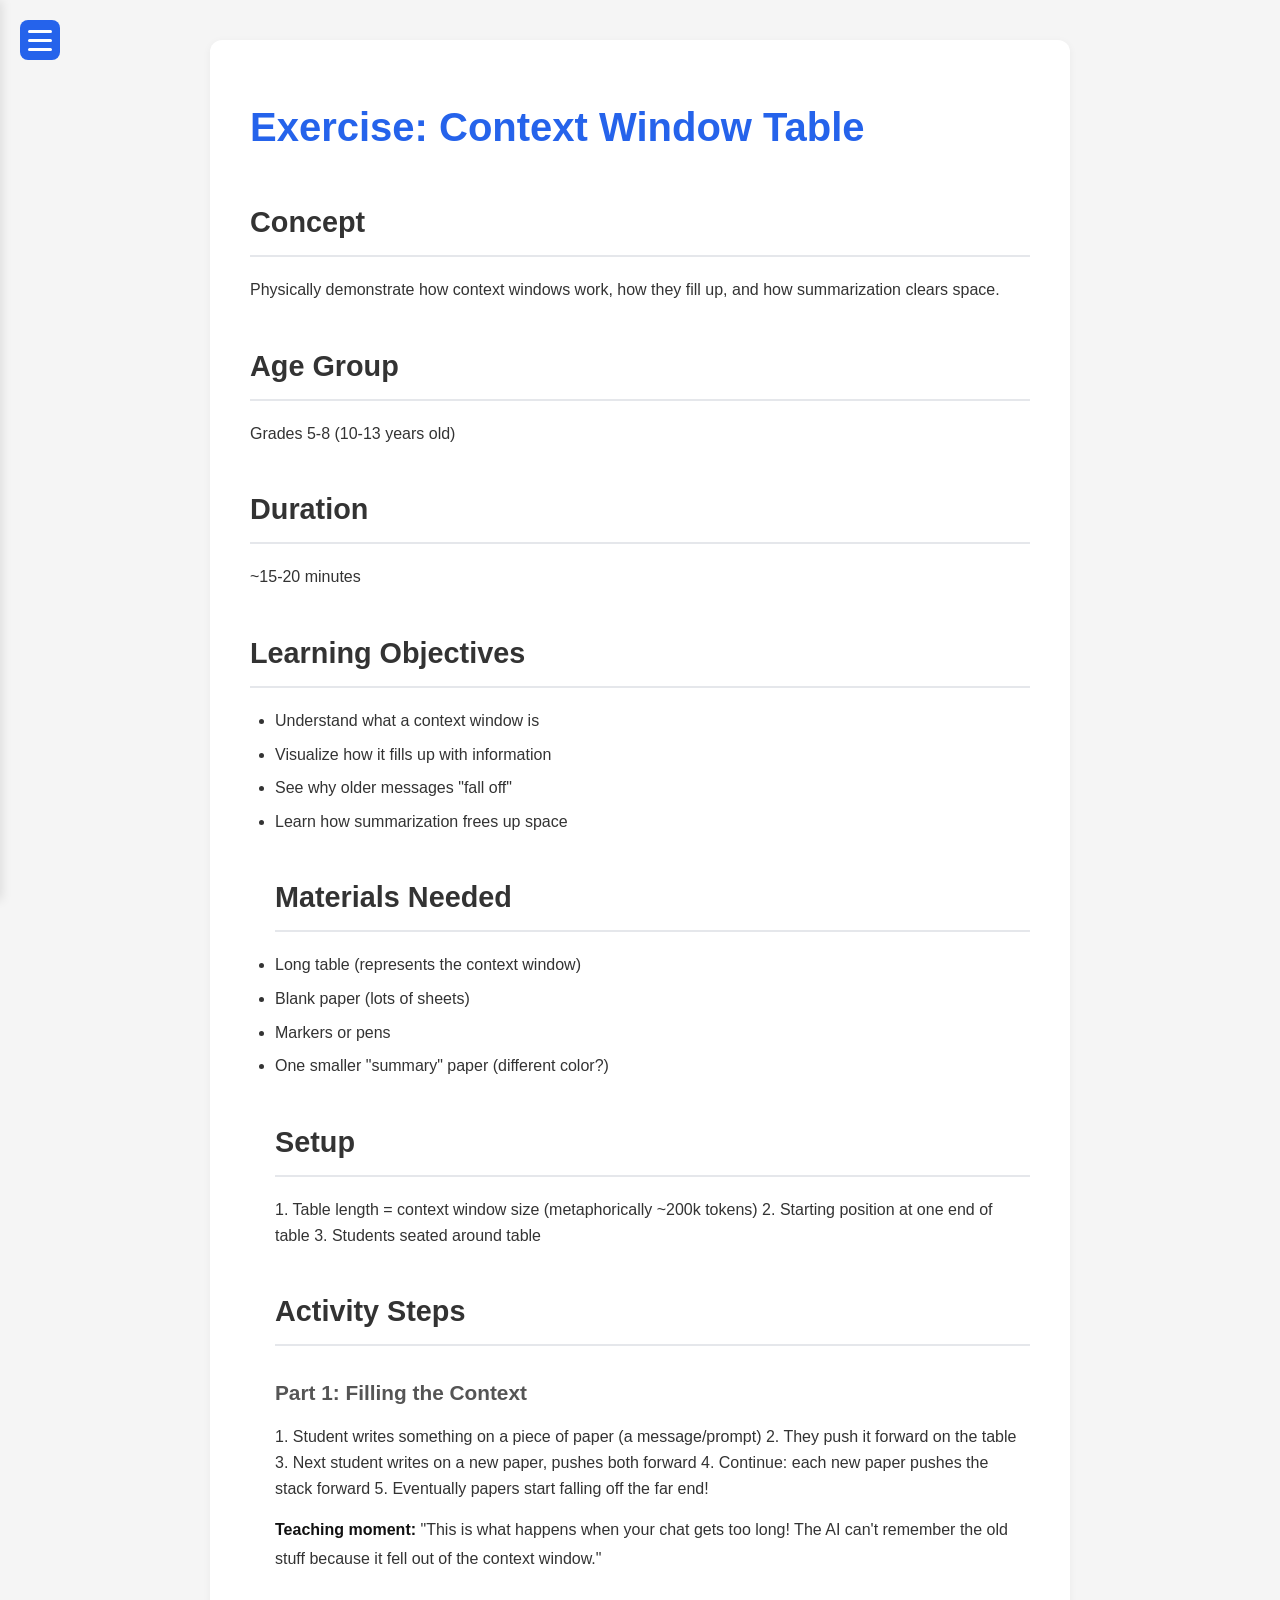
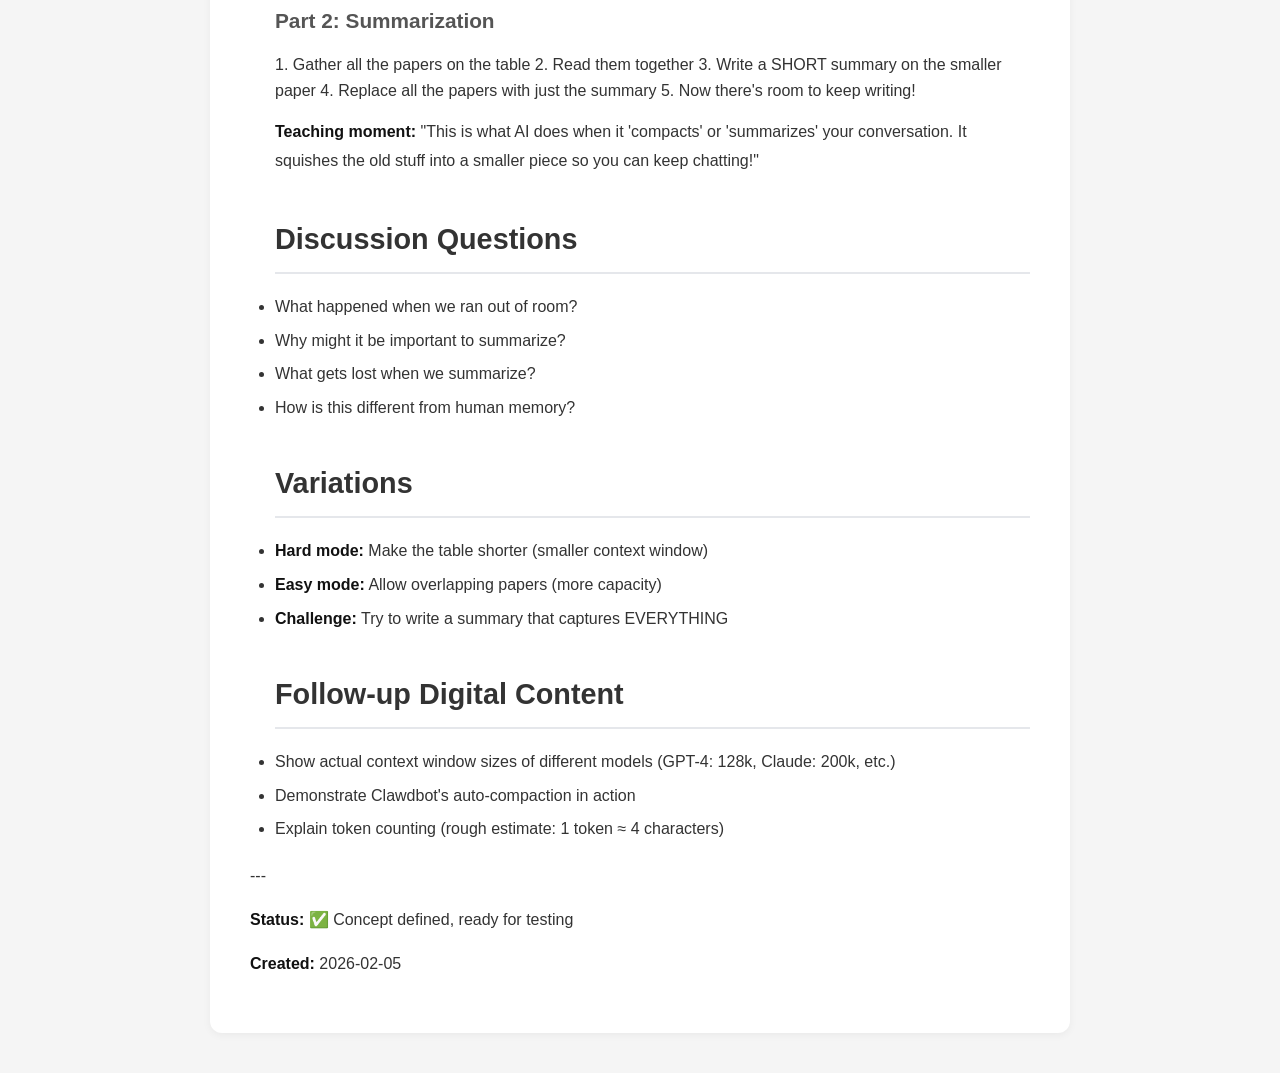
<file: legacy/ai-class/exercise-context-window-table.html>
<!DOCTYPE html>
<html lang="en">
<head>
    <meta charset="UTF-8">
    <meta name="viewport" content="width=device-width, initial-scale=1.0">
    <title>context window table - AI Summer Class</title>
    <style>
        * { margin: 0; padding: 0; box-sizing: border-box; }
        
        body {
            font-family: -apple-system, BlinkMacSystemFont, 'Segoe UI', Roboto, Oxygen, Ubuntu, Cantarell, sans-serif;
            line-height: 1.6;
            color: #333;
            background: #f5f5f5;
        }
        
        .menu-btn {
            position: fixed;
            top: 20px;
            left: 20px;
            width: 40px;
            height: 40px;
            background: #2563eb;
            border: none;
            border-radius: 8px;
            cursor: pointer;
            z-index: 1001;
            display: flex;
            flex-direction: column;
            justify-content: center;
            align-items: center;
            gap: 6px;
            padding: 8px;
        }
        
        .menu-btn span {
            width: 24px;
            height: 3px;
            background: white;
            border-radius: 2px;
        }
        
        .menu-btn:hover { background: #1d4ed8; }
        
        .sidebar {
            position: fixed;
            top: 0;
            left: -300px;
            width: 300px;
            height: 100vh;
            background: white;
            box-shadow: 2px 0 10px rgba(0,0,0,0.1);
            transition: 0.3s;
            z-index: 1000;
            overflow-y: auto;
            padding: 80px 20px 20px 20px;
        }
        
        .sidebar.open { left: 0; }
        
        .sidebar h3 {
            font-size: 14px;
            text-transform: uppercase;
            color: #666;
            margin-bottom: 10px;
            margin-top: 20px;
        }
        
        .sidebar a {
            display: block;
            padding: 10px 15px;
            color: #333;
            text-decoration: none;
            border-radius: 6px;
            margin-bottom: 5px;
            transition: 0.2s;
        }
        
        .sidebar a:hover {
            background: #f0f0f0;
            color: #2563eb;
        }
        
        .sidebar a.active {
            background: #2563eb;
            color: white;
        }
        
        .overlay {
            position: fixed;
            top: 0;
            left: 0;
            width: 100%;
            height: 100vh;
            background: rgba(0,0,0,0.5);
            z-index: 999;
            opacity: 0;
            pointer-events: none;
            transition: 0.3s;
        }
        
        .overlay.show {
            opacity: 1;
            pointer-events: all;
        }
        
        .container {
            max-width: 900px;
            margin: 0 auto;
            padding: 40px 20px;
        }
        
        .content {
            background: white;
            padding: 40px;
            border-radius: 12px;
            box-shadow: 0 2px 8px rgba(0,0,0,0.05);
        }
        
        h1 {
            color: #2563eb;
            margin-bottom: 30px;
            font-size: 2.5em;
        }
        
        h2 {
            color: #333;
            margin-top: 40px;
            margin-bottom: 20px;
            font-size: 1.8em;
            border-bottom: 2px solid #e5e7eb;
            padding-bottom: 10px;
        }
        
        h3 {
            color: #555;
            margin-top: 30px;
            margin-bottom: 15px;
            font-size: 1.3em;
        }
        
        p {
            margin-bottom: 15px;
            line-height: 1.8;
        }
        
        ul, ol {
            margin-left: 25px;
            margin-bottom: 20px;
        }
        
        li {
            margin-bottom: 8px;
            line-height: 1.6;
        }
        
        code {
            background: #f3f4f6;
            padding: 2px 6px;
            border-radius: 4px;
            font-family: 'Monaco', 'Courier New', monospace;
            font-size: 0.9em;
        }
        
        pre {
            background: #1f2937;
            color: #f9fafb;
            padding: 20px;
            border-radius: 8px;
            overflow-x: auto;
            margin: 20px 0;
        }
        
        pre code {
            background: none;
            padding: 0;
            color: inherit;
        }
        
        hr {
            border: none;
            border-top: 2px solid #e5e7eb;
            margin: 40px 0;
        }
        
        strong {
            color: #111;
            font-weight: 600;
        }
        
        a {
            color: #2563eb;
            text-decoration: none;
        }
        
        a:hover {
            text-decoration: underline;
        }
        
        table {
            width: 100%;
            border-collapse: collapse;
            margin: 20px 0;
        }
        
        th, td {
            padding: 12px;
            text-align: left;
            border-bottom: 1px solid #e5e7eb;
        }
        
        th {
            background: #f9fafb;
            font-weight: 600;
        }
        
        @media (max-width: 768px) {
            .content { padding: 20px; }
            h1 { font-size: 2em; }
            h2 { font-size: 1.5em; }
        }
    </style>
</head>
<body>
    <button class="menu-btn" onclick="toggleMenu()">
        <span></span>
        <span></span>
        <span></span>
    </button>
    
    <div class="overlay" onclick="toggleMenu()"></div>
    
    <nav class="sidebar">
        <a href="index.html">🏠 Home</a>
        <h3>Working Documents</h3>
        <a href="overview.html" class="">📋 Project Overview</a>
        <a href="curriculum.html" class="">📅 5-Day Curriculum</a>
        <a href="innovation-history.html">🔄 Innovation &amp; Fear</a>
        <a href="final-project.html" class="">🎯 Final Project</a>
        <a href="exercises.html" class="">🏃 Physical Exercises</a>
        <a href="chat-app.html" class="">💬 Custom Chat App</a>
        <a href="showcase.html" class="">🎤 Parent Showcase</a>
        <a href="forms.html" class="">📝 Forms & Agreements</a>
        <a href="topics.html" class="">💡 Additional Topics</a>
        <a href="platforms.html" class="">💻 Chromebook Platforms</a>
        <a href="ideas.html" class="">🗂️ Ideas Backlog</a>
    </nav>
    
    <div class="container">
        <div class="content">
            <p><h1>Exercise: Context Window Table</h1></p><p><h2>Concept</h2>
Physically demonstrate how context windows work, how they fill up, and how summarization clears space.</p><p><h2>Age Group</h2>
Grades 5-8 (10-13 years old)</p><p><h2>Duration</h2>
~15-20 minutes</p><p><h2>Learning Objectives</h2>
<ul><li>Understand what a context window is</li>
<li>Visualize how it fills up with information</li>
<li>See why older messages "fall off"</li>
<li>Learn how summarization frees up space</li></p><p><h2>Materials Needed</h2>
<li>Long table (represents the context window)</li>
<li>Blank paper (lots of sheets)</li>
<li>Markers or pens</li>
<li>One smaller "summary" paper (different color?)</li></p><p><h2>Setup</h2>
1. Table length = context window size (metaphorically ~200k tokens)
2. Starting position at one end of table
3. Students seated around table</p><p><h2>Activity Steps</h2></p><p><h3>Part 1: Filling the Context</h3>
1. Student writes something on a piece of paper (a message/prompt)
2. They push it forward on the table
3. Next student writes on a new paper, pushes both forward
4. Continue: each new paper pushes the stack forward
5. Eventually papers start falling off the far end!</p><p><strong>Teaching moment:</strong> "This is what happens when your chat gets too long! The AI can't remember the old stuff because it fell out of the context window."</p><p><h3>Part 2: Summarization</h3>
1. Gather all the papers on the table
2. Read them together
3. Write a SHORT summary on the smaller paper
4. Replace all the papers with just the summary
5. Now there's room to keep writing!</p><p><strong>Teaching moment:</strong> "This is what AI does when it 'compacts' or 'summarizes' your conversation. It squishes the old stuff into a smaller piece so you can keep chatting!"</p><p><h2>Discussion Questions</h2>
<li>What happened when we ran out of room?</li>
<li>Why might it be important to summarize?</li>
<li>What gets lost when we summarize?</li>
<li>How is this different from human memory?</li></p><p><h2>Variations</h2>
<li><strong>Hard mode:</strong> Make the table shorter (smaller context window)</li>
<li><strong>Easy mode:</strong> Allow overlapping papers (more capacity)</li>
<li><strong>Challenge:</strong> Try to write a summary that captures EVERYTHING</li></p><p><h2>Follow-up Digital Content</h2>
<li>Show actual context window sizes of different models (GPT-4: 128k, Claude: 200k, etc.)</li>
<li>Demonstrate Clawdbot's auto-compaction in action</li>
<li>Explain token counting (rough estimate: 1 token ≈ 4 characters)</li></ul></p><p>---</p><p><strong>Status:</strong> ✅ Concept defined, ready for testing</p><p><strong>Created:</strong> 2026-02-05
</p>
        </div>
    </div>
    
    <script>
        function toggleMenu() {
            document.querySelector('.sidebar').classList.toggle('open');
            document.querySelector('.overlay').classList.toggle('show');
        }
    </script>
</body>
</html>
</file>
<file: _astro/SiteLayout.dWvyaIl-.css>
.site-footer[data-astro-cid-nns7i3if]{border-top:1px solid var(--line-strong);margin-top:6rem}.footer-inner[data-astro-cid-nns7i3if]{flex-direction:column;gap:2rem;padding-block:2rem 3rem;display:flex}.footer-inner[data-astro-cid-nns7i3if]>div[data-astro-cid-nns7i3if]{align-items:center;gap:.8rem;display:flex}.footer-inner[data-astro-cid-nns7i3if] p[data-astro-cid-nns7i3if]{color:var(--ink-soft);margin:0;font-size:.8rem}.footer-mark[data-astro-cid-nns7i3if]{background:var(--ink);color:#fff;border-radius:.55rem;place-items:center;width:2rem;height:2rem;font-size:.72rem;font-weight:850;display:grid}.footer-meta[data-astro-cid-nns7i3if]{font-family:var(--font-mono)}@media (width>=48rem){.footer-inner[data-astro-cid-nns7i3if]{flex-direction:row;justify-content:space-between;align-items:center}}.site-header[data-astro-cid-fzpbxy5g]{z-index:50;background:color-mix(in srgb, var(--canvas) 88%, transparent);backdrop-filter:blur(16px);border-bottom:1px solid #1f211e2e;position:sticky;top:0}.header-inner[data-astro-cid-fzpbxy5g]{grid-template-columns:1fr auto;align-items:center;gap:1.5rem;min-height:5rem;display:grid}.wordmark[data-astro-cid-fzpbxy5g]{align-items:center;gap:.8rem;width:fit-content;text-decoration:none;display:inline-flex}.wordmark-mark[data-astro-cid-fzpbxy5g]{border:1px solid var(--line-strong);background:var(--ink);color:#fff;letter-spacing:-.06em;width:2.75rem;height:2.75rem;box-shadow:3px 3px 0 var(--coral);border-radius:.8rem;place-items:center;font-size:1.05rem;font-weight:850;display:grid}.wordmark-mark[data-astro-cid-fzpbxy5g] span[data-astro-cid-fzpbxy5g]{color:var(--coral)}.wordmark-copy[data-astro-cid-fzpbxy5g]{line-height:1.05;display:grid}.wordmark-copy[data-astro-cid-fzpbxy5g] strong[data-astro-cid-fzpbxy5g]{letter-spacing:-.02em;font-size:.98rem}.wordmark-copy[data-astro-cid-fzpbxy5g] small[data-astro-cid-fzpbxy5g]{color:var(--ink-soft);margin-top:.3rem;font-size:.7rem}.desktop-nav[data-astro-cid-fzpbxy5g],.header-status[data-astro-cid-fzpbxy5g]{display:none}.menu-toggle[data-astro-cid-fzpbxy5g]{border:1px solid var(--line-strong);background:var(--surface-strong);border-radius:999px;place-content:center;gap:.38rem;width:2.75rem;height:2.75rem;display:grid}.menu-toggle[data-astro-cid-fzpbxy5g] span[data-astro-cid-fzpbxy5g]{background:var(--ink);width:1.15rem;height:2px;transition:transform .16s;display:block}.menu-toggle[data-astro-cid-fzpbxy5g][aria-expanded=true] span[data-astro-cid-fzpbxy5g]:first-child{transform:translateY(4px)rotate(45deg)}.menu-toggle[data-astro-cid-fzpbxy5g][aria-expanded=true] span[data-astro-cid-fzpbxy5g]:last-child{transform:translateY(-4px)rotate(-45deg)}.mobile-panel[data-astro-cid-fzpbxy5g]{background:var(--canvas);min-height:calc(100dvh - 5.05rem);position:fixed;inset:5.05rem 0 0}.mobile-panel[data-astro-cid-fzpbxy5g][hidden]{display:none}.mobile-panel[data-astro-cid-fzpbxy5g] nav[data-astro-cid-fzpbxy5g]{padding-block:1rem 3rem;display:grid}.mobile-panel[data-astro-cid-fzpbxy5g] a[data-astro-cid-fzpbxy5g]{border-bottom:1px solid var(--line);letter-spacing:-.05em;align-items:baseline;gap:1rem;padding:1.1rem 0;font-size:clamp(1.7rem,9vw,3rem);font-weight:760;text-decoration:none;display:flex}.mobile-panel[data-astro-cid-fzpbxy5g] a[data-astro-cid-fzpbxy5g] span[data-astro-cid-fzpbxy5g]{color:var(--coral);font-family:var(--font-mono);letter-spacing:0;font-size:.7rem}@media (width>=61rem){.header-inner[data-astro-cid-fzpbxy5g]{grid-template-columns:1fr auto 1fr;min-height:5.4rem}.desktop-nav[data-astro-cid-fzpbxy5g]{border:1px solid var(--line);background:#ffffff85;border-radius:999px;align-items:center;gap:.3rem;padding:.28rem;display:flex}.desktop-nav[data-astro-cid-fzpbxy5g] a[data-astro-cid-fzpbxy5g]{color:var(--ink-soft);border-radius:999px;padding:.6rem .9rem;font-size:.82rem;font-weight:700;text-decoration:none}.desktop-nav[data-astro-cid-fzpbxy5g] a[data-astro-cid-fzpbxy5g]:hover,.desktop-nav[data-astro-cid-fzpbxy5g] a[data-astro-cid-fzpbxy5g][aria-current=page]{background:var(--surface-strong);color:var(--ink);box-shadow:0 1px 4px #1719161a}.header-status[data-astro-cid-fzpbxy5g]{color:var(--ink-soft);font-family:var(--font-mono);letter-spacing:.04em;text-transform:uppercase;justify-self:end;align-items:center;gap:.55rem;font-size:.68rem;font-weight:650;display:flex}.header-status[data-astro-cid-fzpbxy5g] span[data-astro-cid-fzpbxy5g]{background:#57ad68;border-radius:999px;width:.55rem;height:.55rem;box-shadow:0 0 0 4px #57ad6826}.menu-toggle[data-astro-cid-fzpbxy5g]{display:none}}
</file>
<file: _astro/index.C1gzTn4J.css>
.libraries-hero[data-astro-cid-s4q4yabd]{padding-block:clamp(4rem,10vw,8rem) clamp(3rem,7vw,5rem)}.libraries-hero[data-astro-cid-s4q4yabd]>div[data-astro-cid-s4q4yabd]{gap:1.5rem;margin-top:1rem;display:grid}.libraries-hero[data-astro-cid-s4q4yabd] h1[data-astro-cid-s4q4yabd]{letter-spacing:-.075em;max-width:13ch;margin:0;font-size:clamp(3.2rem,9vw,7rem);font-weight:760;line-height:.9}.libraries-hero[data-astro-cid-s4q4yabd] h1[data-astro-cid-s4q4yabd] em[data-astro-cid-s4q4yabd]{color:var(--coral);font-family:Georgia,serif;font-weight:500}.libraries-hero[data-astro-cid-s4q4yabd]>div[data-astro-cid-s4q4yabd]>p[data-astro-cid-s4q4yabd]{max-width:36rem;color:var(--ink-soft);align-self:end;margin:0;font-size:1.1rem}.library-grid[data-astro-cid-s4q4yabd]{gap:1rem;display:grid}.library-card[data-astro-cid-s4q4yabd]{border:1px solid var(--line-strong);border-radius:var(--radius-lg);min-height:34rem;color:inherit;flex-direction:column;text-decoration:none;transition:transform .18s,box-shadow .18s;display:flex;overflow:hidden}.library-card[data-astro-cid-s4q4yabd].blue{background:var(--blue-soft)}.library-card[data-astro-cid-s4q4yabd].green{background:var(--green-soft)}.library-card[data-astro-cid-s4q4yabd]:hover{box-shadow:7px 7px 0 var(--ink);transform:translateY(-4px)}.card-top[data-astro-cid-s4q4yabd],.card-bottom[data-astro-cid-s4q4yabd]{font-family:var(--font-mono);letter-spacing:.06em;text-transform:uppercase;justify-content:space-between;align-items:center;gap:1rem;padding:1rem 1.2rem;font-size:.66rem;font-weight:750;display:flex}.card-top[data-astro-cid-s4q4yabd]{border-bottom:1px solid var(--line-strong)}.card-top[data-astro-cid-s4q4yabd]>span[data-astro-cid-s4q4yabd]{color:var(--coral)}.card-top[data-astro-cid-s4q4yabd] b[data-astro-cid-s4q4yabd]{background:var(--surface-strong);border-radius:999px;padding:.25rem .55rem}.card-copy[data-astro-cid-s4q4yabd]{flex-direction:column;flex:1;justify-content:end;padding:clamp(1.25rem,5vw,2.5rem);display:flex}.card-copy[data-astro-cid-s4q4yabd]>p[data-astro-cid-s4q4yabd]:first-child{font-family:var(--font-mono);letter-spacing:.08em;text-transform:uppercase;margin:0 0 .7rem;font-size:.68rem;font-weight:750}.card-copy[data-astro-cid-s4q4yabd] h2[data-astro-cid-s4q4yabd]{letter-spacing:-.065em;margin:0;font-size:clamp(2.6rem,6vw,5rem);line-height:.95}.card-copy[data-astro-cid-s4q4yabd]>p[data-astro-cid-s4q4yabd]:last-child{max-width:34rem;color:var(--ink-soft);margin:1rem 0 0}.card-bottom[data-astro-cid-s4q4yabd]{border-top:1px solid var(--line-strong)}.card-bottom[data-astro-cid-s4q4yabd]>div[data-astro-cid-s4q4yabd]{color:var(--ink-soft);flex-wrap:wrap;gap:.8rem;display:flex}.card-bottom[data-astro-cid-s4q4yabd] strong[data-astro-cid-s4q4yabd]{color:var(--ink);white-space:nowrap}.library-principle[data-astro-cid-s4q4yabd]{padding-top:clamp(5rem,9vw,8rem)}.principle-flow[data-astro-cid-s4q4yabd]{border:1px solid var(--line-strong);border-radius:var(--radius-lg);background:var(--ink);color:#fff;gap:1rem;margin-top:1.5rem;padding:1rem;display:grid}.principle-flow[data-astro-cid-s4q4yabd]>div[data-astro-cid-s4q4yabd]{border-radius:var(--radius-md);background:#ffffff0f;border:1px solid #ffffff3d;padding:1.2rem}.principle-flow[data-astro-cid-s4q4yabd] span[data-astro-cid-s4q4yabd]{color:var(--coral);font-family:var(--font-mono);margin-bottom:2rem;font-size:.68rem;display:block}.principle-flow[data-astro-cid-s4q4yabd] b[data-astro-cid-s4q4yabd]{font-size:1.35rem}.principle-flow[data-astro-cid-s4q4yabd] p[data-astro-cid-s4q4yabd]{color:#ffffffab;margin:.5rem 0 0;font-size:.8rem}.principle-flow[data-astro-cid-s4q4yabd] i[data-astro-cid-s4q4yabd]{color:var(--coral);text-align:center;align-self:center;font-size:1.4rem;font-style:normal;transform:rotate(90deg)}@media (width>=48rem){.libraries-hero[data-astro-cid-s4q4yabd]>div[data-astro-cid-s4q4yabd]{grid-template-columns:1.3fr .7fr}.library-grid[data-astro-cid-s4q4yabd]{grid-template-columns:repeat(2,minmax(0,1fr))}.principle-flow[data-astro-cid-s4q4yabd]{grid-template-columns:1fr auto 1fr auto 1fr}.principle-flow[data-astro-cid-s4q4yabd] i[data-astro-cid-s4q4yabd]{transform:none}}
</file>
<file: _astro/index.Cdgp9k4E.css>
.move-page[data-astro-cid-wgktm6vv]{padding-block:clamp(2rem,5vw,4rem) clamp(5rem,9vw,8rem)}.move-heading[data-astro-cid-wgktm6vv]{border-bottom:1px solid var(--line-strong);justify-content:space-between;align-items:end;padding-bottom:1rem;display:flex}.move-heading[data-astro-cid-wgktm6vv] h1[data-astro-cid-wgktm6vv]{letter-spacing:-.07em;margin:0;font-size:clamp(2.8rem,7vw,5.75rem);line-height:.9}.move-summary[data-astro-cid-wgktm6vv]{border-bottom:1px solid var(--line-strong);grid-template-columns:repeat(2,minmax(0,1fr));margin:0;display:grid}.move-summary[data-astro-cid-wgktm6vv]>div[data-astro-cid-wgktm6vv]{border-right:1px solid var(--line);border-bottom:1px solid var(--line);min-width:0;padding:1rem}.move-summary[data-astro-cid-wgktm6vv]>div[data-astro-cid-wgktm6vv]:nth-child(2n){border-right:0}.move-summary[data-astro-cid-wgktm6vv]>div[data-astro-cid-wgktm6vv]:last-child{border-right:0;grid-column:1/-1}.move-summary[data-astro-cid-wgktm6vv] dt[data-astro-cid-wgktm6vv],.move-filters[data-astro-cid-wgktm6vv] legend[data-astro-cid-wgktm6vv],.move-filters[data-astro-cid-wgktm6vv] label[data-astro-cid-wgktm6vv]>span[data-astro-cid-wgktm6vv]{color:var(--ink-soft);font-family:var(--font-mono);letter-spacing:.08em;text-transform:uppercase;font-size:.67rem;font-weight:750}.move-summary[data-astro-cid-wgktm6vv] dd[data-astro-cid-wgktm6vv]{font-family:var(--font-mono);font-variant-numeric:tabular-nums;margin:.25rem 0 0;font-size:clamp(1.35rem,4vw,2rem);font-weight:750}.move-filters[data-astro-cid-wgktm6vv]{border:1px solid var(--line-strong);border-radius:var(--radius-md);background:var(--surface);gap:1rem;margin-top:1rem;padding:1rem;display:grid}.move-filters[data-astro-cid-wgktm6vv][hidden],[data-astro-cid-wgktm6vv][data-move-row][hidden],[data-astro-cid-wgktm6vv][data-move-card][hidden]{display:none!important}.move-filters[data-astro-cid-wgktm6vv] fieldset[data-astro-cid-wgktm6vv]{border:0;min-width:0;margin:0;padding:0}.move-filters[data-astro-cid-wgktm6vv] legend[data-astro-cid-wgktm6vv],.move-filters[data-astro-cid-wgktm6vv] label[data-astro-cid-wgktm6vv]>span[data-astro-cid-wgktm6vv]{margin-bottom:.45rem;display:block}.status-filters[data-astro-cid-wgktm6vv]{flex-wrap:wrap;gap:.4rem;display:flex}.status-filters[data-astro-cid-wgktm6vv] button[data-astro-cid-wgktm6vv]{border:1px solid var(--line);background:var(--surface-strong);border-radius:999px;min-height:2.75rem;padding:.55rem .8rem;font-size:.78rem;font-weight:700}.status-filters[data-astro-cid-wgktm6vv] button[data-astro-cid-wgktm6vv][aria-pressed=true]{border-color:var(--line-strong);background:var(--coral);color:var(--ink);box-shadow:2px 2px 0 var(--ink)}.move-filters[data-astro-cid-wgktm6vv] select[data-astro-cid-wgktm6vv]{border:1px solid var(--line-strong);border-radius:var(--radius-sm);background:var(--surface-strong);width:100%;min-height:2.75rem;padding:.55rem 2rem .55rem .65rem;font-size:.85rem}.result-count[data-astro-cid-wgktm6vv]{color:var(--ink-soft);font-family:var(--font-mono);align-self:end;margin:0;font-size:.72rem;font-weight:700}.move-table-wrap[data-astro-cid-wgktm6vv]{border:1px solid var(--line-strong);border-radius:var(--radius-md);background:var(--surface);margin-top:1rem;display:none;overflow-x:auto}table[data-astro-cid-wgktm6vv]{border-collapse:collapse;width:100%;min-width:64rem}th[data-astro-cid-wgktm6vv]{background:var(--ink);color:#fff;font-family:var(--font-mono);letter-spacing:.07em;text-align:left;text-transform:uppercase;padding:.75rem;font-size:.64rem;position:sticky;top:0}td[data-astro-cid-wgktm6vv]{border-top:1px solid var(--line);vertical-align:top;padding:.75rem;font-size:.78rem}tbody[data-astro-cid-wgktm6vv] tr[data-astro-cid-wgktm6vv]:first-child td[data-astro-cid-wgktm6vv]{border-top:0}tbody[data-astro-cid-wgktm6vv] tr[data-astro-cid-wgktm6vv]:hover td[data-astro-cid-wgktm6vv]{background:var(--coral-soft)}tbody[data-astro-cid-wgktm6vv] tr[data-astro-cid-wgktm6vv].finished td[data-astro-cid-wgktm6vv]{background:var(--green-soft)}.item-cell[data-astro-cid-wgktm6vv]{width:25%;min-width:15rem}.item-cell[data-astro-cid-wgktm6vv] strong[data-astro-cid-wgktm6vv],.item-cell[data-astro-cid-wgktm6vv] a[data-astro-cid-wgktm6vv]{font-weight:750}.item-cell[data-astro-cid-wgktm6vv] small[data-astro-cid-wgktm6vv]{color:var(--ink-soft);margin-top:.25rem;line-height:1.35;display:block}.priority[data-astro-cid-wgktm6vv],.progress-state[data-astro-cid-wgktm6vv]{border:1px solid var(--line);font-family:var(--font-mono);letter-spacing:.05em;text-transform:uppercase;border-radius:999px;padding:.2rem .45rem;font-size:.61rem;font-weight:750;line-height:1;display:inline-flex}.priority[data-astro-cid-wgktm6vv].need{border-color:var(--line-strong);background:var(--yellow)}.priority[data-astro-cid-wgktm6vv].want{background:var(--blue-soft)}.progress-state[data-astro-cid-wgktm6vv].yes{border-color:var(--line-strong);background:var(--green)}.undecided[data-astro-cid-wgktm6vv]{color:var(--ink-soft);font-style:italic}.cost[data-astro-cid-wgktm6vv]{font-family:var(--font-mono);font-variant-numeric:tabular-nums;white-space:nowrap}.move-cards[data-astro-cid-wgktm6vv]{gap:.75rem;margin-top:1rem;display:grid}.move-card[data-astro-cid-wgktm6vv]{overflow-wrap:anywhere;border:1px solid var(--line-strong);border-radius:var(--radius-md);background:var(--surface);padding:1rem}.move-card[data-astro-cid-wgktm6vv].finished{background:var(--green-soft)}.card-heading[data-astro-cid-wgktm6vv]{color:var(--ink-soft);justify-content:space-between;align-items:center;gap:.75rem;font-size:.72rem;display:flex}.move-card[data-astro-cid-wgktm6vv] h2[data-astro-cid-wgktm6vv]{letter-spacing:-.025em;margin:.8rem 0 0;font-size:1.15rem;line-height:1.2}.move-card[data-astro-cid-wgktm6vv]>p[data-astro-cid-wgktm6vv]{color:var(--ink-soft);margin:.5rem 0 0;font-size:.82rem}.move-card[data-astro-cid-wgktm6vv] dl[data-astro-cid-wgktm6vv]{border-top:1px solid var(--line);grid-template-columns:repeat(2,minmax(0,1fr));margin:1rem 0 0;display:grid}.move-card[data-astro-cid-wgktm6vv] dl[data-astro-cid-wgktm6vv]>div[data-astro-cid-wgktm6vv]{border-bottom:1px solid var(--line);min-width:0;padding:.55rem 0}.move-card[data-astro-cid-wgktm6vv] dl[data-astro-cid-wgktm6vv]>div[data-astro-cid-wgktm6vv]:nth-child(odd){padding-right:.65rem}.move-card[data-astro-cid-wgktm6vv] dt[data-astro-cid-wgktm6vv]{color:var(--ink-soft);font-family:var(--font-mono);letter-spacing:.06em;text-transform:uppercase;font-size:.61rem;font-weight:700}.move-card[data-astro-cid-wgktm6vv] dd[data-astro-cid-wgktm6vv]{margin:.15rem 0 0;font-size:.8rem;font-weight:700}@media (width>=40rem){.move-summary[data-astro-cid-wgktm6vv]{grid-template-columns:repeat(5,minmax(0,1fr))}.move-summary[data-astro-cid-wgktm6vv]>div[data-astro-cid-wgktm6vv],.move-summary[data-astro-cid-wgktm6vv]>div[data-astro-cid-wgktm6vv]:nth-child(2n),.move-summary[data-astro-cid-wgktm6vv]>div[data-astro-cid-wgktm6vv]:last-child{border-right:1px solid var(--line);border-bottom:0;grid-column:auto}.move-summary[data-astro-cid-wgktm6vv]>div[data-astro-cid-wgktm6vv]:last-child{border-right:0}}@media (width>=48rem){.move-table-wrap[data-astro-cid-wgktm6vv]{display:block}.move-cards[data-astro-cid-wgktm6vv]{display:none}}@media (width>=64rem){.move-filters[data-astro-cid-wgktm6vv]{grid-template-columns:minmax(20rem,2fr) minmax(9rem,.7fr) minmax(12rem,1fr) auto;align-items:end}}
</file>
<file: _astro/global.CFePhdgF.css>
/*! tailwindcss v4.3.3 | MIT License | https://tailwindcss.com */
@layer properties{@supports (((-webkit-hyphens:none)) and (not (margin-trim:inline))) or ((-moz-orient:inline) and (not (color:rgb(from red r g b)))){*,:before,:after,::backdrop{--tw-rotate-x:initial;--tw-rotate-y:initial;--tw-rotate-z:initial;--tw-skew-x:initial;--tw-skew-y:initial;--tw-border-style:solid;--tw-shadow:0 0 #0000;--tw-shadow-color:initial;--tw-shadow-alpha:100%;--tw-inset-shadow:0 0 #0000;--tw-inset-shadow-color:initial;--tw-inset-shadow-alpha:100%;--tw-ring-color:initial;--tw-ring-shadow:0 0 #0000;--tw-inset-ring-color:initial;--tw-inset-ring-shadow:0 0 #0000;--tw-ring-inset:initial;--tw-ring-offset-width:0px;--tw-ring-offset-color:#fff;--tw-ring-offset-shadow:0 0 #0000;--tw-outline-style:solid;--tw-blur:initial;--tw-brightness:initial;--tw-contrast:initial;--tw-grayscale:initial;--tw-hue-rotate:initial;--tw-invert:initial;--tw-opacity:initial;--tw-saturate:initial;--tw-sepia:initial;--tw-drop-shadow:initial;--tw-drop-shadow-color:initial;--tw-drop-shadow-alpha:100%;--tw-drop-shadow-size:initial;--tw-backdrop-blur:initial;--tw-backdrop-brightness:initial;--tw-backdrop-contrast:initial;--tw-backdrop-grayscale:initial;--tw-backdrop-hue-rotate:initial;--tw-backdrop-invert:initial;--tw-backdrop-opacity:initial;--tw-backdrop-saturate:initial;--tw-backdrop-sepia:initial;--tw-ease:initial}}}@layer theme{:root,:host{--font-sans:"Avenir Next", "Segoe UI", Helvetica, Arial, sans-serif;--font-mono:"SFMono-Regular", Consolas, "Liberation Mono", monospace;--spacing:.25rem;--radius-sm:.25rem;--radius-md:.375rem;--radius-lg:.5rem;--ease-in-out:cubic-bezier(.4, 0, .2, 1);--default-transition-duration:.15s;--default-transition-timing-function:cubic-bezier(.4, 0, .2, 1);--default-font-family:var(--font-sans);--default-mono-font-family:var(--font-mono)}}@layer base{*,:after,:before,::backdrop{box-sizing:border-box;border:0 solid;margin:0;padding:0}::file-selector-button{box-sizing:border-box;border:0 solid;margin:0;padding:0}html,:host{-webkit-text-size-adjust:100%;tab-size:4;line-height:1.5;font-family:var(--default-font-family,-apple-system, BlinkMacSystemFont, "Segoe UI", Roboto, "Helvetica Neue", "Noto Sans", Arial, sans-serif, "Apple Color Emoji", "Segoe UI Emoji", "Segoe UI Symbol", "Noto Color Emoji");font-feature-settings:var(--default-font-feature-settings,normal);font-variation-settings:var(--default-font-variation-settings,normal);-webkit-tap-highlight-color:transparent}hr{height:0;color:inherit;border-top-width:1px}abbr:where([title]){text-decoration:underline dotted}h1,h2,h3,h4,h5,h6{font-size:inherit;font-weight:inherit}a{color:inherit;-webkit-text-decoration:inherit;-webkit-text-decoration:inherit;-webkit-text-decoration:inherit;text-decoration:inherit}b,strong{font-weight:bolder}code,kbd,samp,pre{font-family:var(--default-mono-font-family,ui-monospace, SFMono-Regular, Menlo, Monaco, Consolas, "Liberation Mono", "Courier New", monospace);font-feature-settings:var(--default-mono-font-feature-settings,normal);font-variation-settings:var(--default-mono-font-variation-settings,normal);font-size:1em}small{font-size:80%}sub,sup{vertical-align:baseline;font-size:75%;line-height:0;position:relative}sub{bottom:-.25em}sup{top:-.5em}table{text-indent:0;border-color:inherit;border-collapse:collapse}:-moz-focusring:where(:not(iframe)){outline:auto}progress{vertical-align:baseline}summary{display:list-item}ol,ul,menu{list-style:none}img,svg,video,canvas,audio,iframe,embed,object{vertical-align:middle;display:block}img,video{max-width:100%;height:auto}button,input,select,optgroup,textarea{font:inherit;font-feature-settings:inherit;font-variation-settings:inherit;letter-spacing:inherit;color:inherit;opacity:1;background-color:#0000;border-radius:0}::file-selector-button{font:inherit;font-feature-settings:inherit;font-variation-settings:inherit;letter-spacing:inherit;color:inherit;opacity:1;background-color:#0000;border-radius:0}:where(select:is([multiple],[size])) optgroup{font-weight:bolder}:where(select:is([multiple],[size])) optgroup option{padding-inline-start:20px}::file-selector-button{margin-inline-end:4px}::placeholder{opacity:1}@supports (not ((-webkit-appearance:-apple-pay-button))) or (contain-intrinsic-size:1px){::placeholder{color:currentColor}@supports (color:color-mix(in lab, red, red)){::placeholder{color:color-mix(in oklab, currentcolor 50%, transparent)}}}textarea{resize:vertical}::-webkit-search-decoration{-webkit-appearance:none}::-webkit-date-and-time-value{min-height:1lh;text-align:inherit}::-webkit-datetime-edit{display:inline-flex}::-webkit-datetime-edit-fields-wrapper{padding:0}::-webkit-datetime-edit{padding-block:0}::-webkit-datetime-edit-year-field{padding-block:0}::-webkit-datetime-edit-month-field{padding-block:0}::-webkit-datetime-edit-day-field{padding-block:0}::-webkit-datetime-edit-hour-field{padding-block:0}::-webkit-datetime-edit-minute-field{padding-block:0}::-webkit-datetime-edit-second-field{padding-block:0}::-webkit-datetime-edit-millisecond-field{padding-block:0}::-webkit-datetime-edit-meridiem-field{padding-block:0}::-webkit-calendar-picker-indicator{line-height:1}:-moz-ui-invalid{box-shadow:none}button,input:where([type=button],[type=reset],[type=submit]){appearance:button}::file-selector-button{appearance:button}::-webkit-inner-spin-button{height:auto}::-webkit-outer-spin-button{height:auto}[hidden]:where(:not([hidden=until-found])){display:none!important}}@layer components;@layer utilities{.visible{visibility:visible}.sr-only{clip-path:inset(50%);white-space:nowrap;border-width:0;width:1px;height:1px;margin:-1px;padding:0;position:absolute;overflow:hidden}.static{position:static}.top-10{top:calc(var(--spacing) * 10)}.isolate{isolation:isolate}.container{width:100%}@media (width>=40rem){.container{max-width:40rem}}@media (width>=48rem){.container{max-width:48rem}}@media (width>=64rem){.container{max-width:64rem}}@media (width>=80rem){.container{max-width:80rem}}@media (width>=96rem){.container{max-width:96rem}}.block{display:block}.contents{display:contents}.flex{display:flex}.grid{display:grid}.hidden{display:none}.inline{display:inline}.table{display:table}.flex-shrink,.shrink{flex-shrink:1}.grow{flex-grow:1}.border-collapse{border-collapse:collapse}.transform{transform:var(--tw-rotate-x,) var(--tw-rotate-y,) var(--tw-rotate-z,) var(--tw-skew-x,) var(--tw-skew-y,)}.resize{resize:both}.flex-wrap{flex-wrap:wrap}.border{border-style:var(--tw-border-style);border-width:1px}.italic{font-style:italic}.shadow{--tw-shadow:0 1px 3px 0 var(--tw-shadow-color,#0000001a), 0 1px 2px -1px var(--tw-shadow-color,#0000001a);box-shadow:var(--tw-inset-shadow), var(--tw-inset-ring-shadow), var(--tw-ring-offset-shadow), var(--tw-ring-shadow), var(--tw-shadow)}.ring{--tw-ring-shadow:var(--tw-ring-inset,) 0 0 0 calc(1px + var(--tw-ring-offset-width)) var(--tw-ring-color,currentcolor);box-shadow:var(--tw-inset-shadow), var(--tw-inset-ring-shadow), var(--tw-ring-offset-shadow), var(--tw-ring-shadow), var(--tw-shadow)}.outline{outline-style:var(--tw-outline-style);outline-width:1px}.filter{filter:var(--tw-blur,) var(--tw-brightness,) var(--tw-contrast,) var(--tw-grayscale,) var(--tw-hue-rotate,) var(--tw-invert,) var(--tw-saturate,) var(--tw-sepia,) var(--tw-drop-shadow,)}.backdrop-filter{backdrop-filter:var(--tw-backdrop-blur,) var(--tw-backdrop-brightness,) var(--tw-backdrop-contrast,) var(--tw-backdrop-grayscale,) var(--tw-backdrop-hue-rotate,) var(--tw-backdrop-invert,) var(--tw-backdrop-opacity,) var(--tw-backdrop-saturate,) var(--tw-backdrop-sepia,)}.transition{transition-property:color,background-color,border-color,outline-color,text-decoration-color,fill,stroke,--tw-gradient-from,--tw-gradient-via,--tw-gradient-to,opacity,box-shadow,transform,translate,scale,rotate,filter,-webkit-backdrop-filter,backdrop-filter,display,content-visibility,overlay,pointer-events;transition-timing-function:var(--tw-ease,var(--default-transition-timing-function));transition-duration:var(--tw-duration,var(--default-transition-duration))}.ease-in-out{--tw-ease:var(--ease-in-out);transition-timing-function:var(--ease-in-out)}}:root{color-scheme:light;--canvas:#f3f0e8;--surface:#fffdf8;--surface-strong:#fff;--ink:#171916;--ink-soft:#61655e;--line:#d7d4ca;--line-strong:#1f211e;--coral:#ff5c39;--coral-soft:#ffe1d7;--blue:#3756d8;--blue-soft:#e4e9ff;--green:#b7dc8b;--green-soft:#e8f3d8;--yellow:#f3cf64;--radius-sm:.65rem;--radius-md:1rem;--radius-lg:1.5rem;--shadow-card:0 1px 0 #17191614, 0 18px 45px #1719160f;--page-width:90rem}*{box-sizing:border-box}html{scroll-behavior:smooth;background:var(--canvas)}body{background:radial-gradient(circle at 10% 0%, #f3cf642e, transparent 28rem), var(--canvas);min-width:20rem;color:var(--ink);font-family:var(--font-sans);text-rendering:optimizelegibility;-webkit-font-smoothing:antialiased;margin:0;font-size:1rem;line-height:1.55}body.menu-open{overflow:hidden}a{color:inherit;text-underline-offset:.18em;text-decoration-thickness:.08em}button,input,select{color:inherit;font:inherit}button,select{cursor:pointer}img{max-width:100%;display:block}::selection{background:var(--yellow);color:var(--ink)}:focus-visible{outline:3px solid var(--blue);outline-offset:3px}.page-shell{width:min(calc(100% - 2rem), var(--page-width));margin-inline:auto}.eyebrow{color:var(--ink-soft);font-family:var(--font-mono);letter-spacing:.12em;text-transform:uppercase;align-items:center;gap:.5rem;margin:0;font-size:.75rem;font-weight:700;display:inline-flex}.eyebrow:before{background:var(--coral);content:"";border-radius:999px;width:.5rem;height:.5rem}.button-primary,.button-secondary{border:1px solid var(--line-strong);border-radius:999px;justify-content:center;align-items:center;gap:.55rem;min-height:2.9rem;padding:.7rem 1.05rem;font-size:.9rem;font-weight:750;line-height:1;text-decoration:none;transition:transform .15s,box-shadow .15s,background .15s;display:inline-flex}.button-primary{background:var(--ink);color:#fff;box-shadow:3px 3px 0 var(--coral)}.button-secondary{background:var(--surface-strong);color:var(--ink)}.button-primary:hover,.button-secondary:hover{box-shadow:4px 4px 0 var(--coral);transform:translate(-1px,-1px)}.sr-only{clip:rect(0, 0, 0, 0);white-space:nowrap;border:0;width:1px;height:1px;margin:-1px;padding:0;position:absolute;overflow:hidden}@media (width>=48rem){.page-shell{width:min(calc(100% - 4rem), var(--page-width))}}@media (prefers-reduced-motion:reduce){*,:before,:after{scroll-behavior:auto!important;transition-duration:.01ms!important;animation-duration:.01ms!important;animation-iteration-count:1!important}}@property --tw-rotate-x{syntax:"*";inherits:false}@property --tw-rotate-y{syntax:"*";inherits:false}@property --tw-rotate-z{syntax:"*";inherits:false}@property --tw-skew-x{syntax:"*";inherits:false}@property --tw-skew-y{syntax:"*";inherits:false}@property --tw-border-style{syntax:"*";inherits:false;initial-value:solid}@property --tw-shadow{syntax:"*";inherits:false;initial-value:0 0 #0000}@property --tw-shadow-color{syntax:"*";inherits:false}@property --tw-shadow-alpha{syntax:"<percentage>";inherits:false;initial-value:100%}@property --tw-inset-shadow{syntax:"*";inherits:false;initial-value:0 0 #0000}@property --tw-inset-shadow-color{syntax:"*";inherits:false}@property --tw-inset-shadow-alpha{syntax:"<percentage>";inherits:false;initial-value:100%}@property --tw-ring-color{syntax:"*";inherits:false}@property --tw-ring-shadow{syntax:"*";inherits:false;initial-value:0 0 #0000}@property --tw-inset-ring-color{syntax:"*";inherits:false}@property --tw-inset-ring-shadow{syntax:"*";inherits:false;initial-value:0 0 #0000}@property --tw-ring-inset{syntax:"*";inherits:false}@property --tw-ring-offset-width{syntax:"<length>";inherits:false;initial-value:0}@property --tw-ring-offset-color{syntax:"*";inherits:false;initial-value:#fff}@property --tw-ring-offset-shadow{syntax:"*";inherits:false;initial-value:0 0 #0000}@property --tw-outline-style{syntax:"*";inherits:false;initial-value:solid}@property --tw-blur{syntax:"*";inherits:false}@property --tw-brightness{syntax:"*";inherits:false}@property --tw-contrast{syntax:"*";inherits:false}@property --tw-grayscale{syntax:"*";inherits:false}@property --tw-hue-rotate{syntax:"*";inherits:false}@property --tw-invert{syntax:"*";inherits:false}@property --tw-opacity{syntax:"*";inherits:false}@property --tw-saturate{syntax:"*";inherits:false}@property --tw-sepia{syntax:"*";inherits:false}@property --tw-drop-shadow{syntax:"*";inherits:false}@property --tw-drop-shadow-color{syntax:"*";inherits:false}@property --tw-drop-shadow-alpha{syntax:"<percentage>";inherits:false;initial-value:100%}@property --tw-drop-shadow-size{syntax:"*";inherits:false}@property --tw-backdrop-blur{syntax:"*";inherits:false}@property --tw-backdrop-brightness{syntax:"*";inherits:false}@property --tw-backdrop-contrast{syntax:"*";inherits:false}@property --tw-backdrop-grayscale{syntax:"*";inherits:false}@property --tw-backdrop-hue-rotate{syntax:"*";inherits:false}@property --tw-backdrop-invert{syntax:"*";inherits:false}@property --tw-backdrop-opacity{syntax:"*";inherits:false}@property --tw-backdrop-saturate{syntax:"*";inherits:false}@property --tw-backdrop-sepia{syntax:"*";inherits:false}@property --tw-ease{syntax:"*";inherits:false}
</file>
